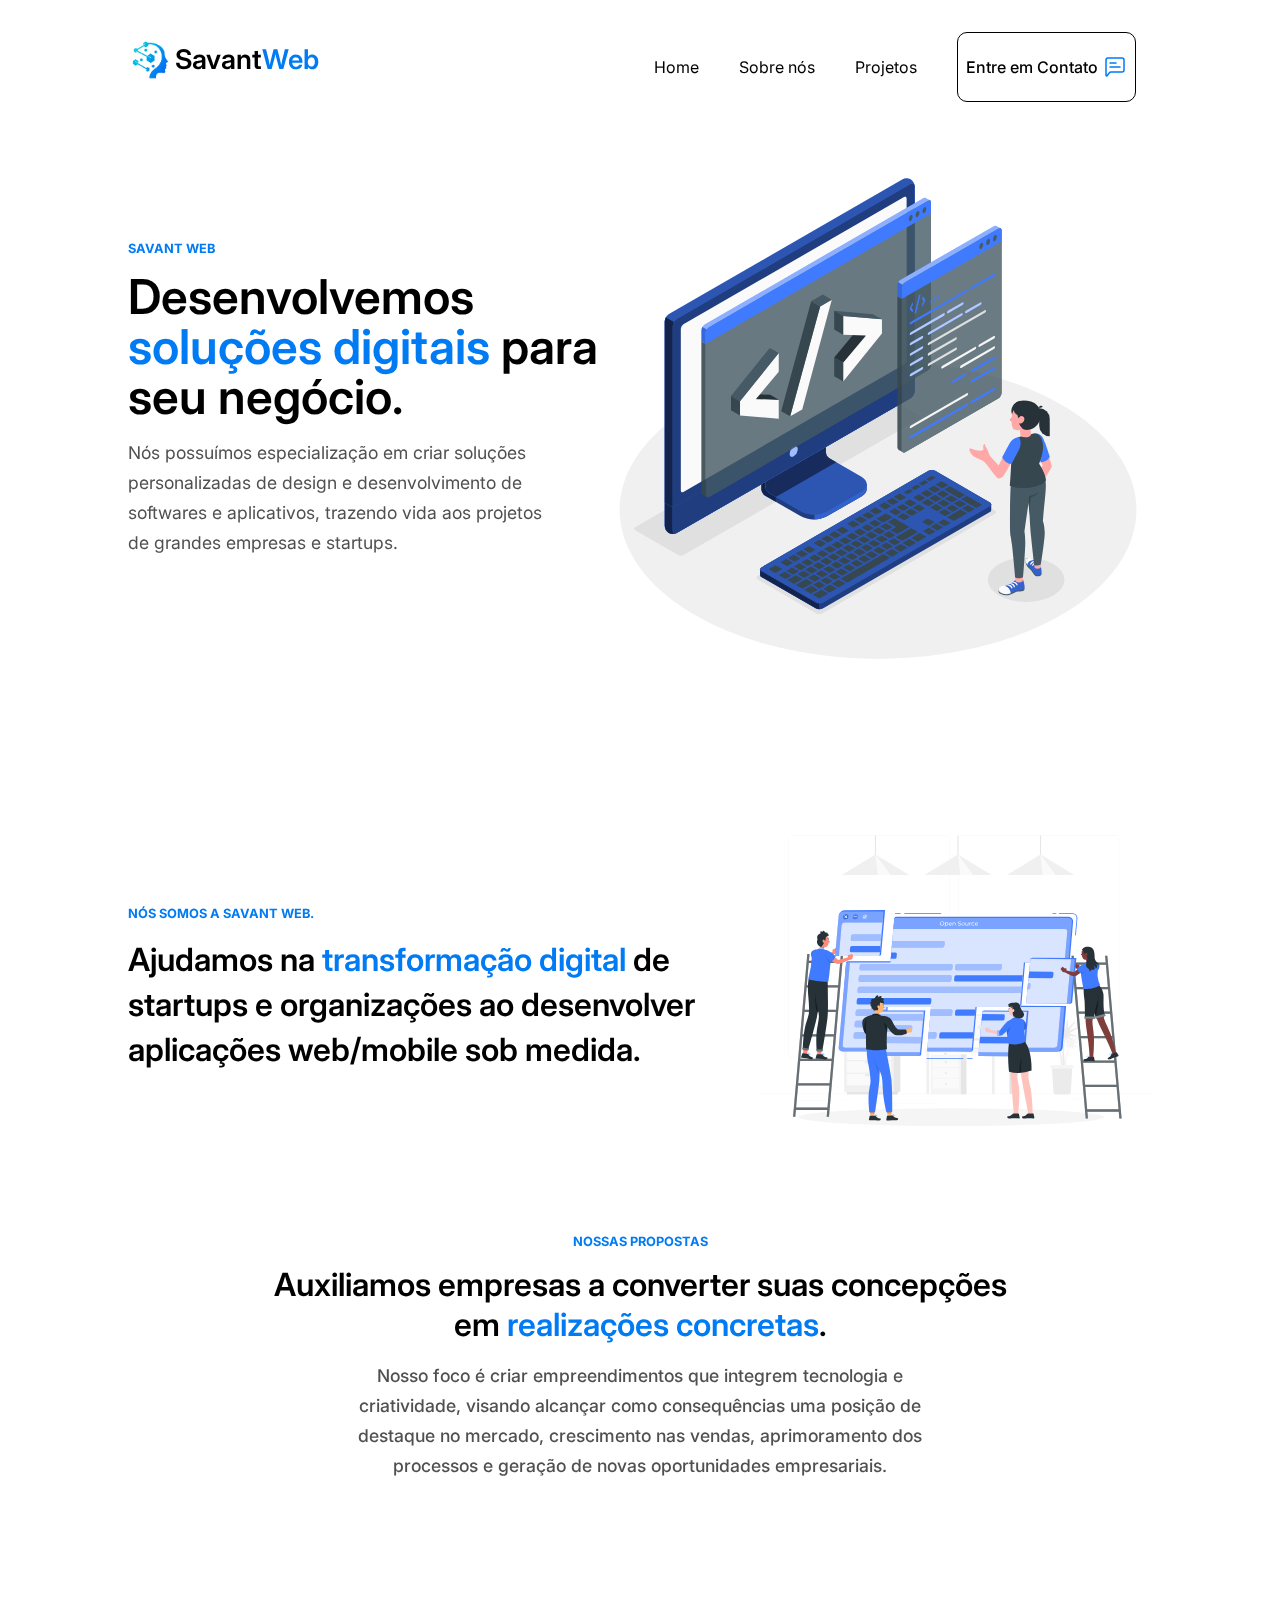
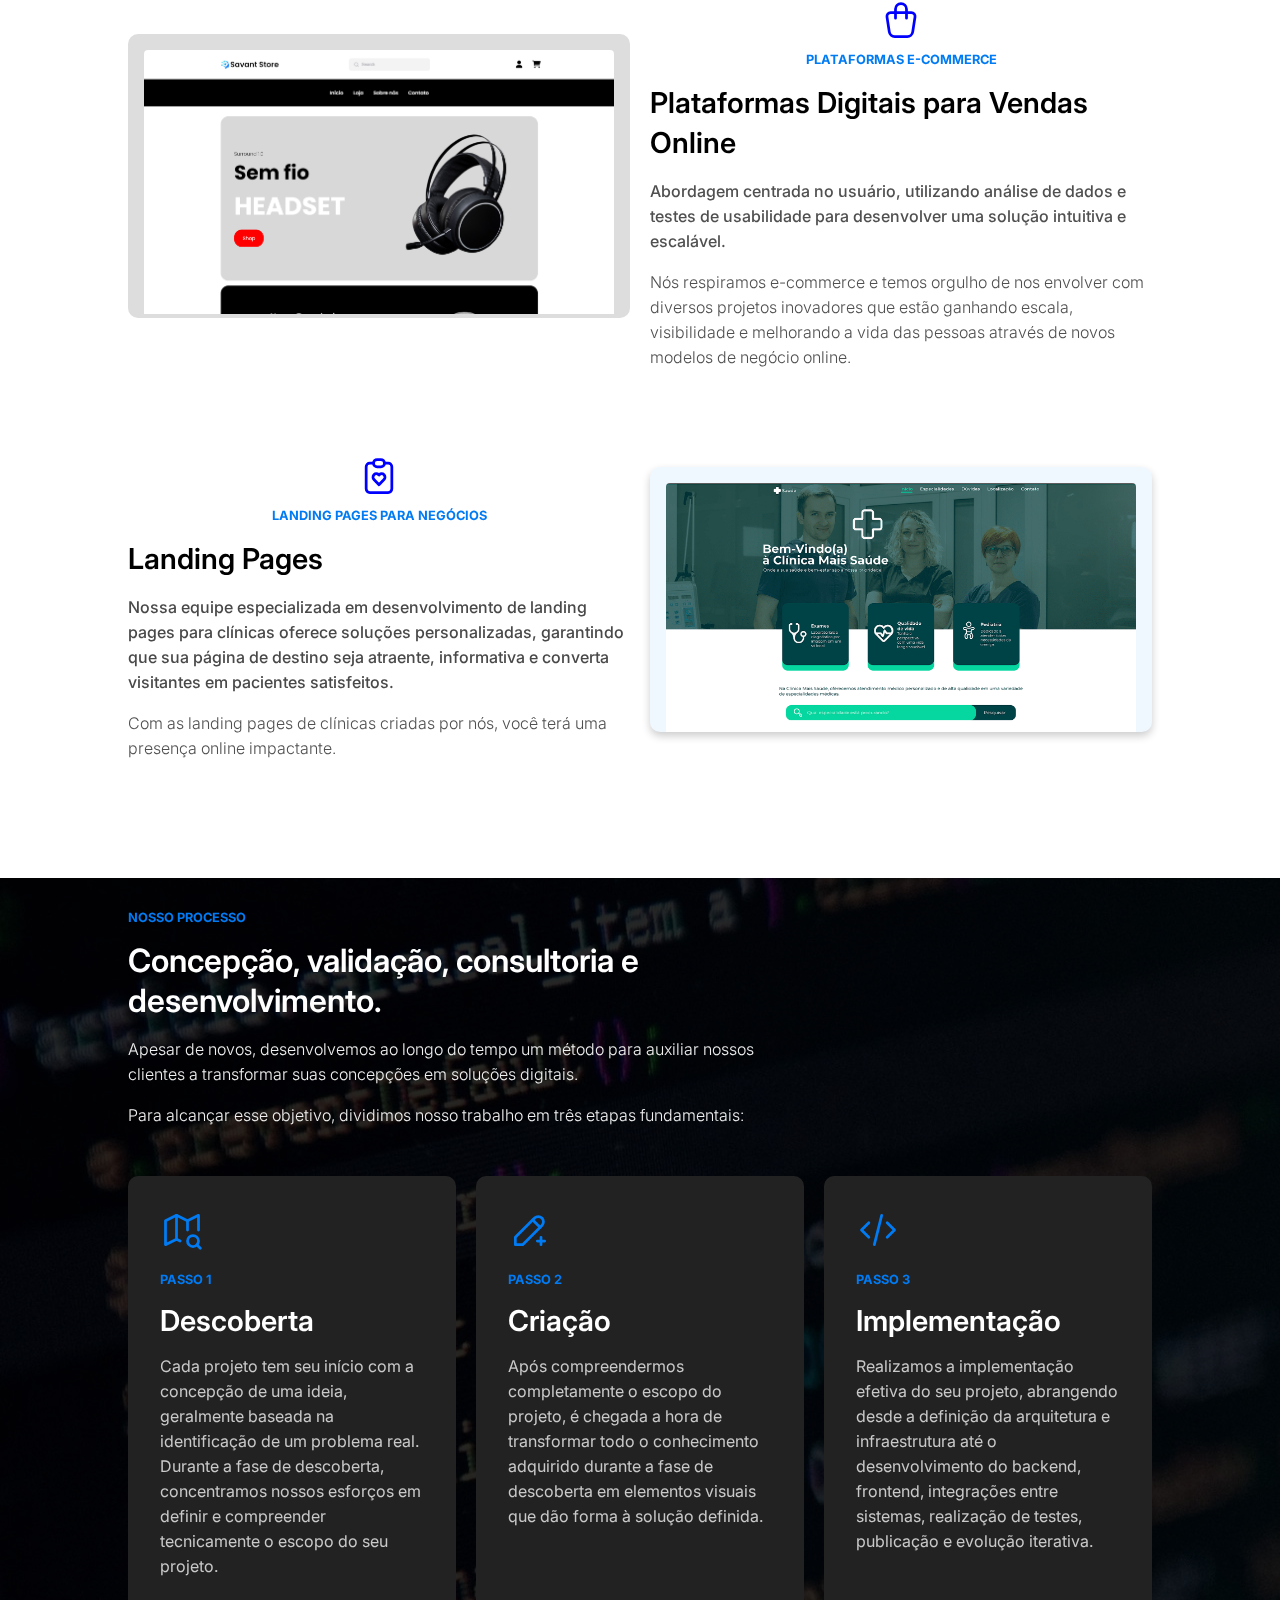
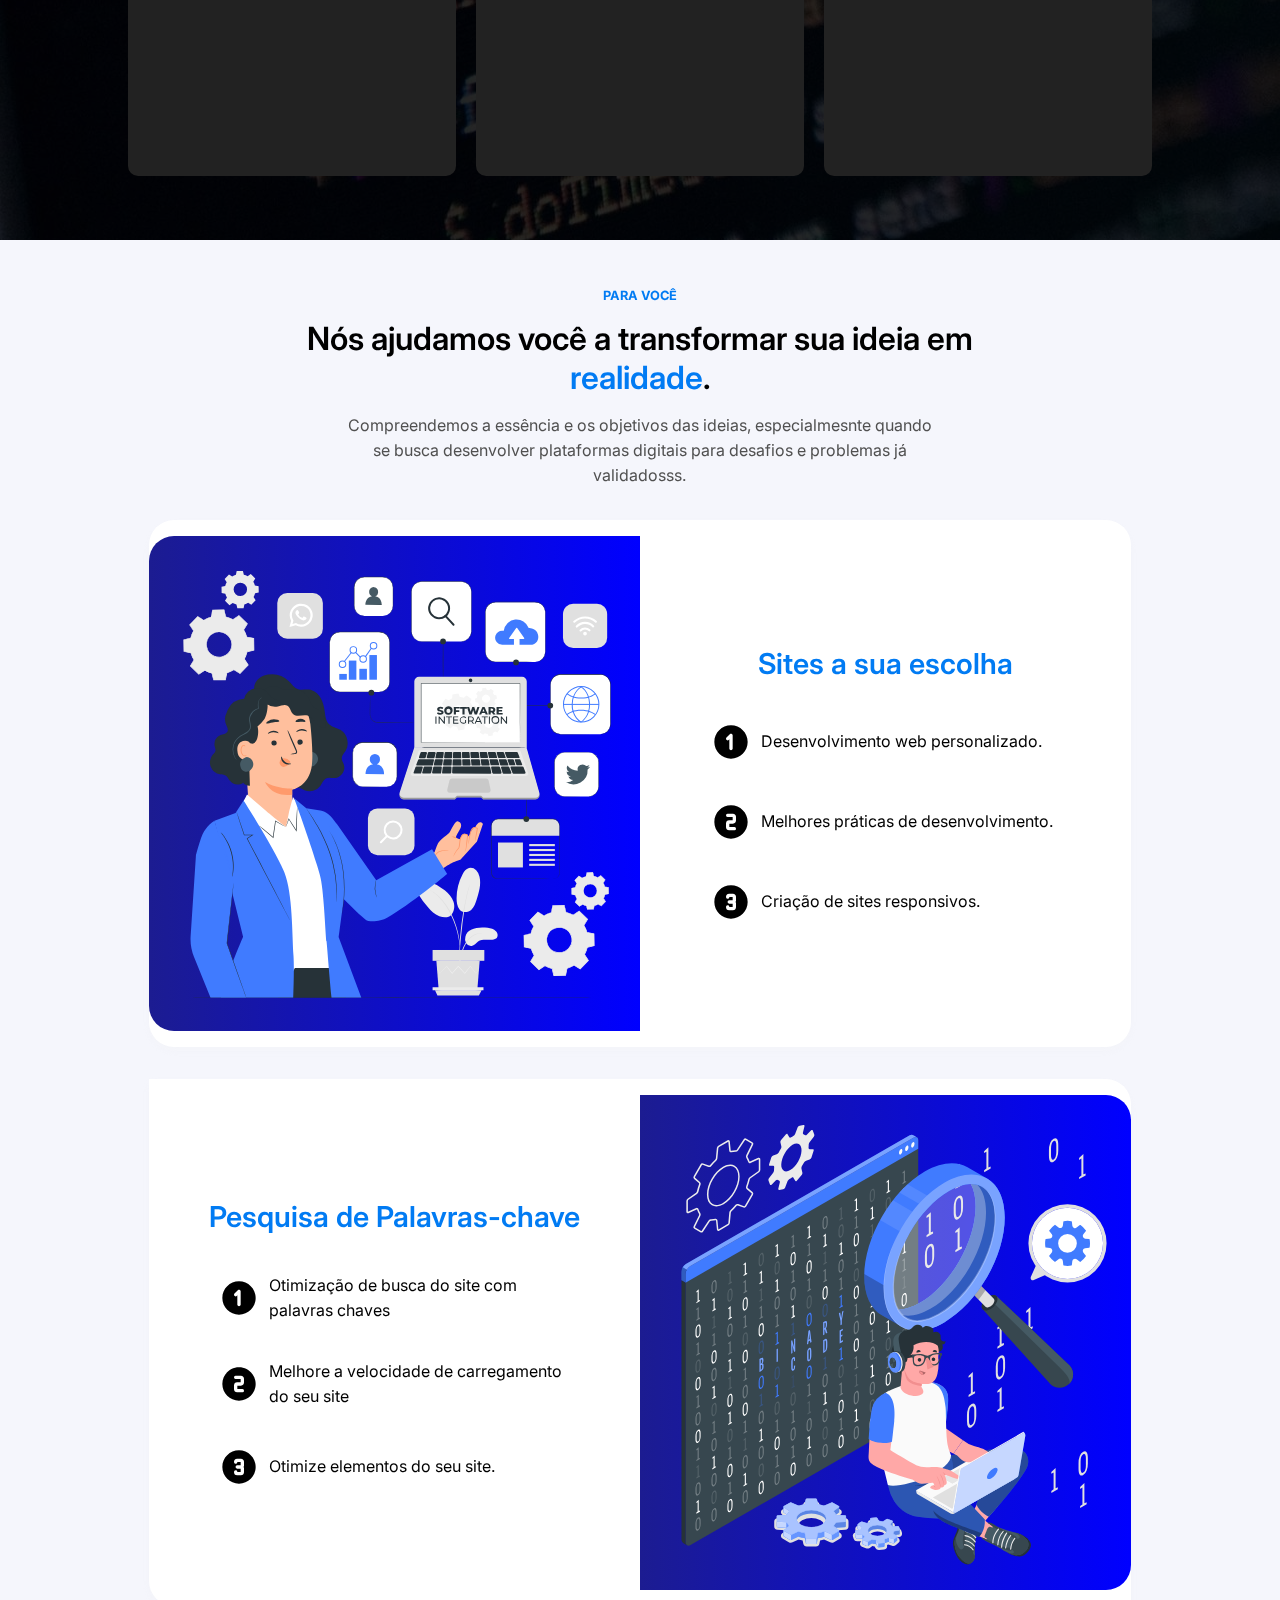
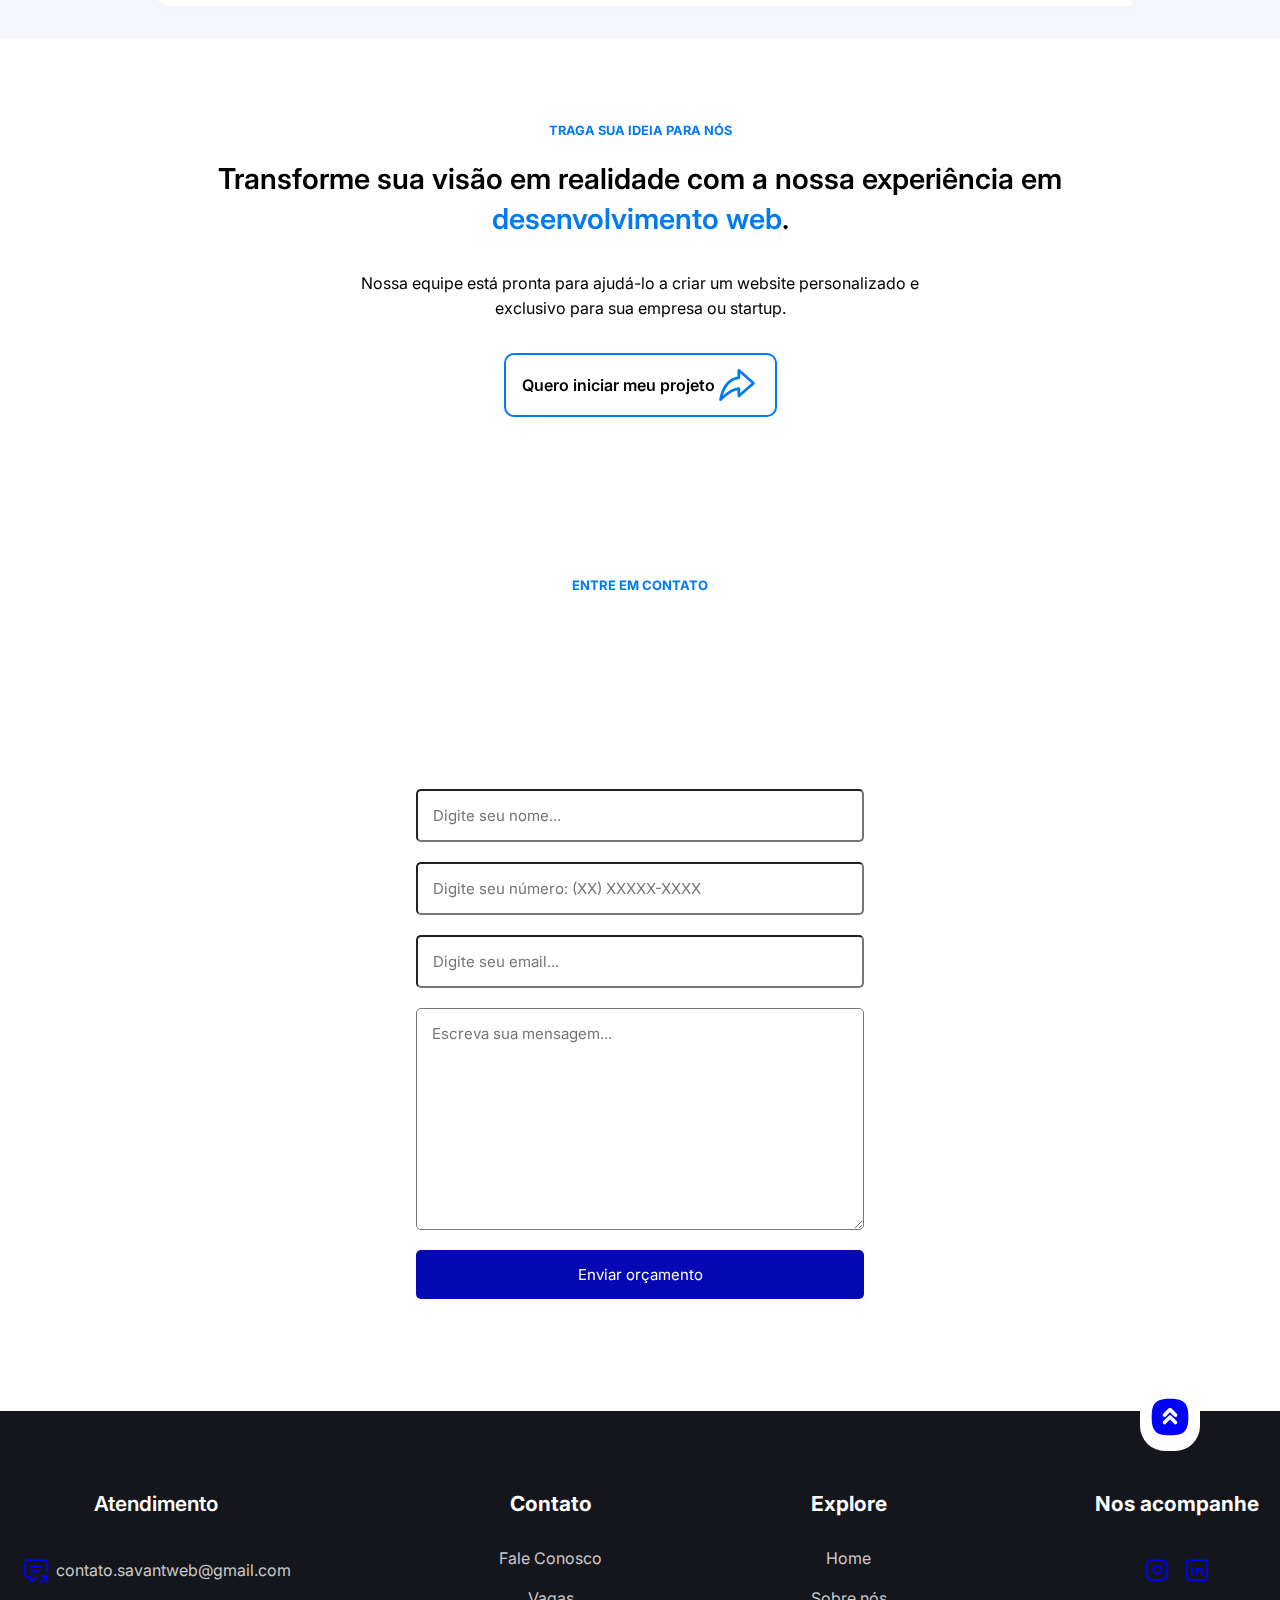
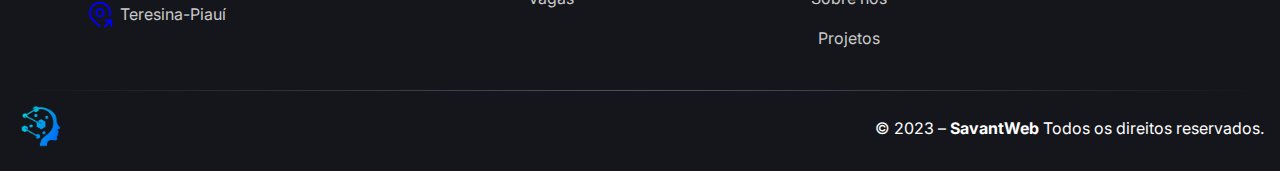
<file: index.html>
<!DOCTYPE html>
<html lang="en">

<head>
  <meta charset="UTF-8" />
  <meta name="viewport" content="width=device-width, initial-scale=1.0" />
  <link rel="stylesheet" href="./css/style.css" />
  <link rel="shortcut icon" href="./img/savantwebicon.png" type="image/x-icon" />
  <link rel="stylesheet " href="https://cdnjs.cloudflare.com/ajax/libs/font-awesome/6.4.0/css/all.min.css" />
  <link rel="preconnect" href="https://fonts.googleapis.com" />
  <link rel="preconnect" href="https://fonts.gstatic.com" crossorigin />
  <link href="https://fonts.googleapis.com/css2?family=Inter:wght@300;400;500;600&display=swap" rel="stylesheet" />
  <title>Savant Web</title>
</head>

<body>
  <style>
    svg#freepik_stories-javascript-frameworks {
      width: 80%;
    }

    svg#freepik_stories-javascript-frameworks:not(.animated) .animable {
      opacity: 0;
    }

    svg#freepik_stories-javascript-frameworks.animated #freepik--Floor--inject-5 {
      animation: 1s 1 forwards cubic-bezier(0.36, -0.01, 0.5, 1.38) slideUp,
        3s Infinite linear floating;
      animation-delay: 0s, 1s;
    }

    svg#freepik_stories-javascript-frameworks.animated #freepik--Device--inject-5 {
      animation: 1s 1 forwards cubic-bezier(0.36, -0.01, 0.5, 1.38) slideUp,
        3s Infinite linear floating;
      animation-delay: 0s, 1s;
    }

    svg#freepik_stories-javascript-frameworks.animated #freepik--Windows--inject-5 {
      animation: 1s 1 forwards cubic-bezier(0.36, -0.01, 0.5, 1.38) slideUp,
        3s Infinite linear floating;
      animation-delay: 0s, 1s;
    }

    svg#freepik_stories-javascript-frameworks.animated #freepik--Character--inject-5 {
      animation: 1s 1 forwards cubic-bezier(0.36, -0.01, 0.5, 1.38) slideUp;
      animation-delay: 0s;
    }

    @keyframes slideUp {
      0% {
        opacity: 0;
        transform: translateY(30px);
      }

      100% {
        opacity: 1;
        transform: inherit;
      }
    }

    @keyframes floating {
      0% {
        opacity: 1;
        transform: translateY(0px);
      }

      50% {
        transform: translateY(-10px);
      }

      100% {
        opacity: 1;
        transform: translateY(0px);
      }
    }

    .animator-hidden {
      display: none;
    }
  </style>
  <header id="header-index">
    <div class="logo_savant">
      <img class="img_logosavant" src="/img/SavantWeb.png" alt="" />
      <h1 class="nome_savant">
        Savant<span class="span_savantLogo">Web</span>
      </h1>
    </div>

    <div class="menu">
      <div id="btnMenu" onclick="menubar()" class="menu_button">
        <i class="fa-solid fa-bars"></i>
      </div>

      <div id="containerMenu" class="container_menu">
        <div class="linha_menu"></div>
        <a href="/index.html">Home</a>
        <div class="linha_menu"></div>
        <a href="/pages/aboutus.html">Sobre nós</a>
        <div class="linha_menu"></div>
        <a href="/src/projetos.html">Projetos</a>
        <div class="linha_menu"></div>
        <div class="button_contato_header">
          <?xml version="1.0" encoding="UTF-8"?><svg width="24px" height="24px" stroke-width="1.5" viewBox="0 0 24 24"
            fill="none" xmlns="http://www.w3.org/2000/svg" color="#017bf3">
            <path d="M7 12h10M7 8h6" stroke="#017bf3" stroke-width="1.5" stroke-linecap="round" stroke-linejoin="round">
            </path>
            <path
              d="M3 20.29V5a2 2 0 012-2h14a2 2 0 012 2v10a2 2 0 01-2 2H7.961a2 2 0 00-1.561.75l-2.331 2.914A.6.6 0 013 20.29z"
              stroke="#017bf3" stroke-width="1.5"></path>
          </svg>
          <a href="#contatoEmail">Entre em Contato</a>
        </div>
      </div>
    </div>
  </header>

  <main>
    <section class="parte1">
      <div class="container__texto__parte1">
        <h1 class="savant_web_titulo">Savant Web</h1>
        <h2 class="titulo__parte1">
          Desenvolvemos
          <span class="span__titulo__parte1">soluções digitais</span>
          para seu negócio.
        </h2>
        <p class="texto__parte1">
          Nós possuímos especialização em criar soluções personalizadas de
          design e desenvolvimento de softwares e aplicativos, trazendo vida
          aos projetos de grandes empresas e startups.
        </p>
      </div>

      <svg class="animated" id="freepik_stories-javascript-frameworks" xmlns="http://www.w3.org/2000/svg"
        viewBox="0 0 500 500" version="1.1" xmlns:xlink="http://www.w3.org/1999/xlink"
        xmlns:svgjs="http://svgjs.com/svgjs">
        <g id="freepik--Floor--inject-5" class="animable" style="transform-origin: 249.05px 344.05px">
          <ellipse id="freepik--floor--inject-5" cx="249.05" cy="344.05" rx="236.58" ry="136.59" style="
                fill: rgb(240, 240, 240);
                transform-origin: 249.05px 344.05px;
              " class="animable"></ellipse>
        </g>

        <g id="freepik--Shadows--inject-5" class="animable" style="transform-origin: 222.724px 331.404px">
          <ellipse id="freepik--Shadow--inject-5" cx="384.66" cy="408.13" rx="35.11" ry="20.27" style="
                fill: rgb(224, 224, 224);
                transform-origin: 384.66px 408.13px;
              " class="animable"></ellipse>
          <path id="freepik--shadow--inject-5"
            d="M66,385.55,26.72,362.88c-1.39-.8-1.39-2.1,0-2.9L243.14,235a5.57,5.57,0,0,1,5,0l39.27,22.67c1.38.8,1.38,2.1,0,2.9L71,385.55A5.55,5.55,0,0,1,66,385.55Z"
            style="
                fill: rgb(224, 224, 224);
                transform-origin: 157.061px 310.276px;
              " class="animable"></path>
        </g>
        <g id="freepik--Device--inject-5" class="animable" style="transform-origin: 205.437px 240.078px">
          <g id="freepik--PC--inject-5" class="animable" style="transform-origin: 168.15px 203.378px">
            <g id="freepik--Monitor--inject-5" class="animable" style="transform-origin: 168.15px 203.378px">
              <path
                d="M202.19,350.05l31.62-18.28c3.26-1.89,4.89-4.35,4.89-6.82s0-4.4,0-4.4L200.67,299a7,7,0,0,1-3.15-5.46v-39l-55.23,31.91v39a7,7,0,0,0,3.15,5.45l33.15,19.14C185.11,353.81,195.68,353.81,202.19,350.05Z"
                style="fill: #407bff; transform-origin: 190.495px 303.704px" id="el486124ixa6" class="animable"></path>
              <g id="eloxxvpbfvb3i">
                <g style="opacity: 0.5; transform-origin: 190.495px 303.704px" class="animable" id="eldynjvhiqivs">
                  <path
                    d="M202.19,350.05l31.62-18.28c3.26-1.89,4.89-4.35,4.89-6.82s0-4.4,0-4.4L200.67,299a7,7,0,0,1-3.15-5.46v-39l-55.23,31.91v39a7,7,0,0,0,3.15,5.45l33.15,19.14C185.11,353.81,195.68,353.81,202.19,350.05Z"
                    id="el7wqtc5zirjd" class="animable" style="transform-origin: 190.495px 303.704px"></path>
                </g>
              </g>
              <path
                d="M155.55,332.36v4.38l-10.12-5.83a7,7,0,0,1-3.15-5.46v-39l10.53-6.07c.21,2.67.45,5.43.67,8.12l-7.38,4.27v30.46a6.93,6.93,0,0,0,3.14,5.45Z"
                style="fill: #407bff; transform-origin: 148.915px 308.56px" id="el84ctheg4aol" class="animable"></path>
              <g id="el4nz4rdtuhc5">
                <path
                  d="M155.55,332.36v4.38l-10.12-5.83a7,7,0,0,1-3.15-5.46v-39l10.53-6.07c.21,2.67.45,5.43.67,8.12l-7.38,4.27v30.46a6.93,6.93,0,0,0,3.14,5.45Z"
                  style="opacity: 0.7; transform-origin: 148.915px 308.56px" class="animable" id="el8w5ew3gm34e"></path>
              </g>
              <path
                d="M146.1,323.26a6.94,6.94,0,0,0,3.15,5.45l29.33,16.94c6.52,3.77,17.09,3.77,23.61,0l31.64-18.28c6.52-3.76,6.52-9.86,0-13.62L204.48,296.8a6.94,6.94,0,0,1-3.15-5.45V260.89L146.1,292.8Z"
                style="fill: #407bff; transform-origin: 192.41px 304.684px" id="elgq0sh8oul49" class="animable"></path>
              <g id="elujh9uovr4f">
                <path
                  d="M146.1,323.26a6.94,6.94,0,0,0,3.15,5.45l29.33,16.94c6.52,3.77,17.09,3.77,23.61,0l31.64-18.28c6.52-3.76,6.52-9.86,0-13.62L204.48,296.8a6.94,6.94,0,0,1-3.15-5.45V260.89L146.1,292.8Z"
                  style="opacity: 0.3; transform-origin: 192.41px 304.684px" class="animable" id="elf6r38p0dr1"></path>
              </g>
              <g id="eltvxotlmayzg">
                <path
                  d="M210.89,300.51h0l-6.41-3.7a6.94,6.94,0,0,1-3.15-5.45V260.89L146.1,292.8v30.46a6.94,6.94,0,0,0,3.15,5.45l6.3,3.64Z"
                  style="
                      fill: #407bff;
                      opacity: 0.7;
                      transform-origin: 178.495px 296.62px;
                    " class="animable" id="elc84hy475amr"></path>
              </g>
              <g id="elm0cnwzsznlf">
                <path
                  d="M210.89,300.51h0l-6.41-3.7a6.94,6.94,0,0,1-3.15-5.45V260.89L146.1,292.8v30.46a6.94,6.94,0,0,0,3.15,5.45l6.3,3.64Z"
                  style="opacity: 0.6; transform-origin: 178.495px 296.62px" class="animable" id="el897rukje8bj"></path>
              </g>
              <path
                d="M238.71,320.56V325c0,2.47-1.64,4.92-4.89,6.81L202.2,350a23.63,23.63,0,0,1-11.27,2.8v-4.38a23.63,23.63,0,0,0,11.27-2.8l31.62-18.29C237.07,325.5,238.71,323,238.71,320.56Z"
                style="fill: #407bff; transform-origin: 214.82px 336.68px" id="elzxacs11ins" class="animable"></path>
              <g id="elovw9pzrrgoh">
                <path
                  d="M238.71,320.56V325c0,2.47-1.64,4.92-4.89,6.81L202.2,350a23.63,23.63,0,0,1-11.27,2.8v-4.38a23.63,23.63,0,0,0,11.27-2.8l31.62-18.29C237.07,325.5,238.71,323,238.71,320.56Z"
                  style="opacity: 0.2; transform-origin: 214.82px 336.68px" class="animable" id="el2nqzuxnffen"></path>
              </g>
              <path
                d="M57.42,365.32a8.45,8.45,0,0,0,7.63-.14L278.63,241.87a8.72,8.72,0,0,0,3.93-6.82V48.11a8.41,8.41,0,0,0-3.69-6.67,8.4,8.4,0,0,0-7.62.14L57.67,164.89a8.68,8.68,0,0,0-3.93,6.81v187A8.47,8.47,0,0,0,57.42,365.32Z"
                style="fill: #407bff; transform-origin: 168.15px 203.378px" id="elkm4ecqiu7ya" class="animable"></path>
              <g id="el2vsgyg668ly">
                <path
                  d="M57.42,365.32a8.45,8.45,0,0,0,7.63-.14L278.63,241.87a8.72,8.72,0,0,0,3.93-6.82V48.11a8.41,8.41,0,0,0-3.69-6.67,8.4,8.4,0,0,0-7.62.14L57.67,164.89a8.68,8.68,0,0,0-3.93,6.81v187A8.47,8.47,0,0,0,57.42,365.32Z"
                  style="opacity: 0.3; transform-origin: 168.15px 203.378px" class="animable" id="elo17olxgrnvq"></path>
              </g>
              <path
                d="M65.05,365.17,278.63,241.86a8.69,8.69,0,0,0,3.94-6.81V48.1c0-2.51-1.77-3.52-3.94-2.27L65.05,169.14A8.72,8.72,0,0,0,61.12,176V362.9C61.12,365.41,62.88,366.43,65.05,365.17Z"
                style="fill: #407bff; transform-origin: 171.845px 205.502px" id="ely8cl1vl5pj8" class="animable"></path>
              <path
                d="M65.05,365.17,278.63,241.86a8.69,8.69,0,0,0,3.94-6.81V48.1c0-2.51-1.77-3.52-3.94-2.27L65.05,169.14A8.72,8.72,0,0,0,61.12,176V362.9C61.12,365.41,62.88,366.43,65.05,365.17Z"
                style="fill: #407bff; transform-origin: 171.845px 205.502px" id="el1staiuownsk" class="animable"></path>
              <g id="elyfhpeqiytz">
                <path
                  d="M65.05,365.17,278.63,241.86a8.69,8.69,0,0,0,3.94-6.81V48.1c0-2.51-1.77-3.52-3.94-2.27L65.05,169.14A8.72,8.72,0,0,0,61.12,176V362.9C61.12,365.41,62.88,366.43,65.05,365.17Z"
                  style="opacity: 0.5; transform-origin: 171.845px 205.502px" class="animable" id="elx8uxck3574a">
                </path>
              </g>
              <path
                d="M64.47,365.47a8.48,8.48,0,0,1-7-.15,8.43,8.43,0,0,1-3.69-6.68v-21l7.38,4.27v21C61.11,365.2,62.56,366.23,64.47,365.47Z"
                style="fill: #407bff; transform-origin: 59.125px 351.897px" id="el1qbo3t0nev1" class="animable"></path>
              <g id="elbmwa0y7unog">
                <path
                  d="M64.47,365.47a8.48,8.48,0,0,1-7-.15,8.43,8.43,0,0,1-3.69-6.68v-21l7.38,4.27v21C61.11,365.2,62.56,366.23,64.47,365.47Z"
                  style="opacity: 0.7; transform-origin: 59.125px 351.897px" class="animable" id="elxm0hudpgbja"></path>
              </g>
              <path d="M61.12,341.88v21c0,2.51,1.76,3.53,3.93,2.27L278.63,241.86a8.69,8.69,0,0,0,3.94-6.81V214Z"
                style="fill: #407bff; transform-origin: 171.845px 289.845px" id="elrtttismb0y" class="animable"></path>
              <g id="elr3k0v7itap9">
                <g style="opacity: 0.5; transform-origin: 171.845px 289.845px" class="animable" id="eleequce46t8v">
                  <path d="M61.12,341.88v21c0,2.51,1.76,3.53,3.93,2.27L278.63,241.86a8.69,8.69,0,0,0,3.94-6.81V214Z"
                    id="eln7dgtclp4bm" class="animable" style="transform-origin: 171.845px 289.845px"></path>
                </g>
              </g>
              <path
                d="M68.5,326.37v-148a5.19,5.19,0,0,1,2.36-4.09l202-116.61c1.3-.75,2.36-.14,2.36,1.37V207a5.22,5.22,0,0,1-2.36,4.09l-202,116.6C69.55,328.48,68.5,327.87,68.5,326.37Z"
                style="
                    fill: rgb(250, 250, 250);
                    transform-origin: 171.86px 192.693px;
                  " id="el9p43c2ne7f" class="animable"></path>
              <path
                d="M171.84,286.48a8.14,8.14,0,0,0-3.69,6.39c0,2.35,1.65,3.31,3.69,2.13a8.16,8.16,0,0,0,3.69-6.39C175.53,286.25,173.88,285.3,171.84,286.48Z"
                style="fill: #407bff; transform-origin: 171.84px 290.739px" id="elpg75wf3dpp" class="animable"></path>
              <g id="elzpbb6vp7qfk">
                <path
                  d="M171.84,286.48a8.14,8.14,0,0,0-3.69,6.39c0,2.35,1.65,3.31,3.69,2.13a8.16,8.16,0,0,0,3.69-6.39C175.53,286.25,173.88,285.3,171.84,286.48Z"
                  style="
                      fill: rgb(255, 255, 255);
                      opacity: 0.5;
                      transform-origin: 171.84px 290.739px;
                    " class="animable" id="elu3xzpfq7wgb"></path>
              </g>
              <path d="M62.27,172.06A8.39,8.39,0,0,0,61.11,176V341.88l-7.38-4.27V171.7a8.27,8.27,0,0,1,1.16-3.89Z"
                style="fill: #407bff; transform-origin: 58px 254.845px" id="elk69f5hg9lic" class="animable"></path>
              <g id="el539aqp10svh">
                <path d="M62.27,172.06A8.39,8.39,0,0,0,61.11,176V341.88l-7.38-4.27V171.7a8.27,8.27,0,0,1,1.16-3.89Z"
                  style="opacity: 0.7; transform-origin: 58px 254.845px" class="animable" id="el0yzzwi901mge"></path>
              </g>
            </g>
          </g>
          <g id="freepik--Keyboard--inject-5" class="animable" style="transform-origin: 247.402px 373.59px">
            <path id="freepik--shadow--inject-5"
              d="M138.9,407.94l53.36,30.9a6.6,6.6,0,0,0,6,0L355.9,348c1.66-1,1.66-2.5,0-3.46l-53.37-30.9a6.6,6.6,0,0,0-6,0L138.9,404.49C137.25,405.44,137.24,407,138.9,407.94Z"
              style="
                  fill: rgb(224, 224, 224);
                  transform-origin: 247.402px 376.24px;
                " class="animable"></path>
            <g id="freepik--keyboard--inject-5" class="animable" style="transform-origin: 246.889px 371.393px">
              <path
                d="M352.67,339a2.11,2.11,0,0,0-1.24-1.73L301.3,308.34a6.6,6.6,0,0,0-6,0l-153,88.46a2.12,2.12,0,0,0-1.23,1.73v5.26a2.08,2.08,0,0,0,1.24,1.72l50.11,28.94a6.63,6.63,0,0,0,6,0l153-88.33a2.1,2.1,0,0,0,1.24-1.72Z"
                style="fill: #407bff; transform-origin: 246.87px 371.393px" id="elo3821n7k6ih" class="animable"></path>
              <g id="elhus9kdjw4t">
                <path
                  d="M352.67,339a2.11,2.11,0,0,0-1.24-1.73L301.3,308.34a6.6,6.6,0,0,0-6,0l-153,88.46a2.12,2.12,0,0,0-1.23,1.73v5.26a2.08,2.08,0,0,0,1.24,1.72l50.11,28.94a6.63,6.63,0,0,0,6,0l153-88.33a2.1,2.1,0,0,0,1.24-1.72Z"
                  style="opacity: 0.5; transform-origin: 246.87px 371.393px" class="animable" id="elnfwwnym7zo"></path>
              </g>
              <path
                d="M192.45,429.07l-50.11-28.81c-1.65-.95-1.66-2.49,0-3.45l153-88.46a6.6,6.6,0,0,1,6,0l50.13,28.94c1.65,1,1.65,2.5,0,3.46l-153,88.33A6.63,6.63,0,0,1,192.45,429.07Z"
                style="fill: #407bff; transform-origin: 246.903px 368.713px" id="el43bmi3pw607" class="animable"></path>
              <g id="elua6pwbruz1k">
                <path
                  d="M192.45,429.07l-50.11-28.81c-1.65-.95-1.66-2.49,0-3.45l153-88.46a6.6,6.6,0,0,1,6,0l50.13,28.94c1.65,1,1.65,2.5,0,3.46l-153,88.33A6.63,6.63,0,0,1,192.45,429.07Z"
                  style="opacity: 0.3; transform-origin: 246.903px 368.713px" class="animable" id="elkifbezdc5m9">
                </path>
              </g>
              <path
                d="M195.25,429.78v5.38a6.37,6.37,0,0,1-2.81-.69l-50.09-28.94a2.11,2.11,0,0,1-1.25-1.73v-5.27a2.14,2.14,0,0,0,1.25,1.73l50.09,28.82A6.12,6.12,0,0,0,195.25,429.78Z"
                style="fill: #407bff; transform-origin: 168.175px 416.845px" id="elisjfs2z1js" class="animable"></path>
              <g id="elspy3h27624l">
                <path
                  d="M195.25,429.78v5.38a6.37,6.37,0,0,1-2.81-.69l-50.09-28.94a2.11,2.11,0,0,1-1.25-1.73v-5.27a2.14,2.14,0,0,0,1.25,1.73l50.09,28.82A6.12,6.12,0,0,0,195.25,429.78Z"
                  style="opacity: 0.7; transform-origin: 168.175px 416.845px" class="animable" id="elgdj36ofid4"></path>
              </g>
              <path d="M259.24,345.6l5.71,3.3a.78.78,0,0,0,.37.09l5.26-2.93-6.14-3.46Z" style="
                    fill: rgb(55, 71, 79);
                    transform-origin: 264.91px 345.795px;
                  " id="elu6q885ejbec" class="animable"></path>
              <path d="M266.11,341.64l5.74,3.31a.71.71,0,0,0,.34.07h.21l5.05-2.92-6.14-3.45Z" style="
                    fill: rgb(55, 71, 79);
                    transform-origin: 271.78px 341.835px;
                  " id="elkwshvyp0ie" class="animable"></path>
              <path d="M247.67,352.29l5.73,3.31a.74.74,0,0,0,.34.07l8.52-4.81-6.14-3.45Z" style="
                    fill: rgb(55, 71, 79);
                    transform-origin: 254.965px 351.54px;
                  " id="elzmzl4owvwq" class="animable"></path>
              <path d="M240.8,356.26l5.72,3.3a.78.78,0,0,0,.35.08l5.27-2.93L246,353.26Z" style="
                    fill: rgb(55, 71, 79);
                    transform-origin: 246.47px 356.45px;
                  " id="elr4n2bd107f" class="animable"></path>
              <path d="M209.4,408.18l5.27-2.93-6.14-3.45-5.2,3,5.73,3.32A.94.94,0,0,0,209.4,408.18Z" style="
                    fill: rgb(55, 71, 79);
                    transform-origin: 209px 404.99px;
                  " id="elxxtrc7163b8" class="animable"></path>
              <path d="M233.92,360.22l5.71,3.3a.71.71,0,0,0,.37.09l5.26-2.93-6.14-3.46Z" style="
                    fill: rgb(55, 71, 79);
                    transform-origin: 239.59px 360.415px;
                  " id="elw2jyetqdewp" class="animable"></path>
              <path d="M272.21,347.09l-5.2,3,5.72,3.3a.67.67,0,0,0,.35.08l5.27-2.93Z" style="
                    fill: rgb(55, 71, 79);
                    transform-origin: 272.68px 350.28px;
                  " id="el0gpj8p9fqym" class="animable"></path>
              <path d="M253,374l5.27-2.93-6.15-3.45-5.2,3,5.73,3.31A.75.75,0,0,0,253,374Z" style="
                    fill: rgb(55, 71, 79);
                    transform-origin: 252.595px 370.81px;
                  " id="elzzpuluwetrh" class="animable"></path>
              <path d="M280,349.51l5.26-2.93-6.14-3.46-5.2,3,5.74,3.31A.71.71,0,0,0,280,349.51Z" style="
                    fill: rgb(55, 71, 79);
                    transform-origin: 279.59px 346.315px;
                  " id="elx03khu69myk" class="animable"></path>
              <path d="M246.13,378l5.26-2.93-6.14-3.46-5.2,3,5.71,3.3A.71.71,0,0,0,246.13,378Z" style="
                    fill: rgb(55, 71, 79);
                    transform-origin: 245.72px 374.805px;
                  " id="eljrfog1n1ytj" class="animable"></path>
              <path d="M239.26,382l5.26-2.93-6.14-3.46-5.2,3,5.73,3.31A.78.78,0,0,0,239.26,382Z" style="
                    fill: rgb(55, 71, 79);
                    transform-origin: 238.85px 378.805px;
                  " id="el9zrg3mrq1kh" class="animable"></path>
              <path
                d="M266.74,366.1l11.05-6.27-13.9-7.94L258,355.31l7.27,4.19a.36.36,0,0,1,.21.3.32.32,0,0,1-.18.27l-4.59,2.65,5.7,3.29A.73.73,0,0,0,266.74,366.1Z"
                style="
                    fill: rgb(55, 71, 79);
                    transform-origin: 267.895px 358.995px;
                  " id="elxh4llk4wp0d" class="animable"></path>
              <path d="M220.18,368.16l5.73,3.31a.71.71,0,0,0,.34.07l5.27-2.93-6.15-3.45Z" style="
                    fill: rgb(55, 71, 79);
                    transform-origin: 225.85px 368.35px;
                  " id="elmp98m3jije" class="animable"></path>
              <path d="M259.87,370.07l5.27-2.93L259,363.69l-5.2,3,5.69,3.28A.74.74,0,0,0,259.87,370.07Z" style="
                    fill: rgb(55, 71, 79);
                    transform-origin: 259.47px 366.88px;
                  " id="elln1o4dv5sds" class="animable"></path>
              <path d="M181.57,406.31l5.27-2.93-6.15-3.46-5.2,3,5.71,3.29A.78.78,0,0,0,181.57,406.31Z" style="
                    fill: rgb(55, 71, 79);
                    transform-origin: 181.165px 403.115px;
                  " id="eluveiqwddq6j" class="animable"></path>
              <path d="M165.2,399.9l5.74,3.32a.84.84,0,0,0,.33.07l.21,0,5.06-2.92-6.15-3.45Z" style="
                    fill: rgb(55, 71, 79);
                    transform-origin: 170.87px 400.105px;
                  " id="elkhb3b5cazn" class="animable"></path>
              <path d="M191.15,409.75h.21l5-2.92-6.14-3.45-5.2,3,5.74,3.31A.86.86,0,0,0,191.15,409.75Z" style="
                    fill: rgb(55, 71, 79);
                    transform-origin: 190.69px 406.566px;
                  " id="el3qak5vrv2dy" class="animable"></path>
              <path d="M195.66,416.11l5.27-2.93-6.15-3.45-5.2,3,5.71,3.29A.67.67,0,0,0,195.66,416.11Z" style="
                    fill: rgb(55, 71, 79);
                    transform-origin: 195.255px 412.92px;
                  " id="elke4a3pb5i3j" class="animable"></path>
              <path d="M172.07,395.93l5.73,3.32a.94.94,0,0,0,.34.07l5.27-2.93-6.15-3.45Z" style="
                    fill: rgb(55, 71, 79);
                    transform-origin: 177.74px 396.13px;
                  " id="elc9lagj224kh" class="animable"></path>
              <path d="M202.53,412.15l5.26-2.94-6.14-3.45-5.19,3,5.73,3.31A.74.74,0,0,0,202.53,412.15Z" style="
                    fill: rgb(55, 71, 79);
                    transform-origin: 202.125px 408.955px;
                  " id="elpvwzi963lj9" class="animable"></path>
              <path d="M192.69,384l5.72,3.31a.78.78,0,0,0,.35.07l5.27-2.92L197.88,381Z" style="
                    fill: rgb(55, 71, 79);
                    transform-origin: 198.36px 384.19px;
                  " id="elkh8ujvdp1kf" class="animable"></path>
              <path d="M199.56,380.06l5.71,3.3a.71.71,0,0,0,.36.09l5.27-2.93-6.14-3.46Z" style="
                    fill: rgb(55, 71, 79);
                    transform-origin: 205.23px 380.255px;
                  " id="el4bgoos4sgyb" class="animable"></path>
              <path d="M206.43,376.09l5.7,3.3a.76.76,0,0,0,.37.09l5.27-2.93-6.14-3.45Z" style="
                    fill: rgb(55, 71, 79);
                    transform-origin: 212.1px 376.29px;
                  " id="elw2k5qive2l" class="animable"></path>
              <path d="M185.81,388l5.71,3.29a.73.73,0,0,0,.36.1l5.28-2.94L191,385Z" style="
                    fill: rgb(55, 71, 79);
                    transform-origin: 191.485px 388.195px;
                  " id="elz394qi5srv9" class="animable"></path>
              <path d="M213.31,372.13l5.73,3.31a.82.82,0,0,0,.34.07l5.27-2.93-6.15-3.45Z" style="
                    fill: rgb(55, 71, 79);
                    transform-origin: 218.98px 372.32px;
                  " id="elvdbxbskli" class="animable"></path>
              <path d="M178.94,392l5.73,3.3a.78.78,0,0,0,.35.08l5.26-2.93L184.14,389Z" style="
                    fill: rgb(55, 71, 79);
                    transform-origin: 184.61px 392.19px;
                  " id="elty9nq3b3l4" class="animable"></path>
              <path d="M227.05,364.19l5.74,3.32a.84.84,0,0,0,.33.07l5.27-2.93-6.14-3.46Z" style="
                    fill: rgb(55, 71, 79);
                    transform-origin: 232.72px 364.385px;
                  " id="els1r9cmfkpx" class="animable"></path>
              <path d="M244.22,363.25l5.71,3.29a.73.73,0,0,0,.37.09h.21l5.05-2.92-6.14-3.45Z" style="
                    fill: rgb(55, 71, 79);
                    transform-origin: 249.89px 363.445px;
                  " id="elkeb5goksm5b" class="animable"></path>
              <path d="M281.31,332.87l5.71,3.29a.75.75,0,0,0,.36.09l5.27-2.93-6.15-3.45Z" style="
                    fill: rgb(55, 71, 79);
                    transform-origin: 286.98px 333.06px;
                  " id="elb0s5t1ielfc" class="animable"></path>
              <path d="M288.18,328.9l5.71,3.29a.71.71,0,0,0,.36.09l5.27-2.93-6.14-3.45Z" style="
                    fill: rgb(55, 71, 79);
                    transform-origin: 293.85px 329.09px;
                  " id="el7i7ir6hyjio" class="animable"></path>
              <path d="M237.35,367.21l5.71,3.3a.75.75,0,0,0,.36.09l5.27-2.93-6.14-3.46Z" style="
                    fill: rgb(55, 71, 79);
                    transform-origin: 243.02px 367.405px;
                  " id="elqzkmj29snq" class="animable"></path>
              <path d="M295.05,324.93l5.71,3.3a.77.77,0,0,0,.36.09l5.27-2.94-6.14-3.45Z" style="
                    fill: rgb(55, 71, 79);
                    transform-origin: 300.72px 325.125px;
                  " id="el4o266xkjcw6" class="animable"></path>
              <path d="M257.17,362.66h.21l5.05-2.92-6.14-3.45-5.2,3,5.71,3.29A.76.76,0,0,0,257.17,362.66Z" style="
                    fill: rgb(55, 71, 79);
                    transform-origin: 256.76px 359.475px;
                  " id="elk0ga49jn8b" class="animable"></path>
              <path d="M289.07,337.35l5.7,3.29a.82.82,0,0,0,.38.1l5.26-2.93-6.14-3.46Z" style="
                    fill: rgb(55, 71, 79);
                    transform-origin: 294.74px 337.545px;
                  " id="eldvj653lak87" class="animable"></path>
              <path d="M302.82,329.41l5.7,3.29a.73.73,0,0,0,.37.1l5.27-2.93L308,326.42Z" style="
                    fill: rgb(55, 71, 79);
                    transform-origin: 308.49px 329.61px;
                  " id="ely33b3k693h9" class="animable"></path>
              <path d="M302,336.77l5.27-2.93-6.15-3.46-5.2,3,5.73,3.31A.78.78,0,0,0,302,336.77Z" style="
                    fill: rgb(55, 71, 79);
                    transform-origin: 301.595px 333.575px;
                  " id="ely3yb7l0t1i" class="animable"></path>
              <path d="M323.21,333.25a.83.83,0,0,0,.32.07l.22,0,5.05-2.91-13.91-7.94-5.2,3Z" style="
                    fill: rgb(55, 71, 79);
                    transform-origin: 319.245px 327.895px;
                  " id="elhortvxlbq5q" class="animable"></path>
              <path d="M230.47,371.18l5.72,3.3a.7.7,0,0,0,.36.09l.21,0,5.06-2.91-6.15-3.46Z" style="
                    fill: rgb(55, 71, 79);
                    transform-origin: 236.145px 371.385px;
                  " id="elvbm64r95lgh" class="animable"></path>
              <path d="M309.79,341.25H310l5.05-2.92-6.14-3.45-5.2,3,5.71,3.29A.76.76,0,0,0,309.79,341.25Z" style="
                    fill: rgb(55, 71, 79);
                    transform-origin: 309.38px 338.065px;
                  " id="elrz5r9ukcqxd" class="animable"></path>
              <path d="M316.66,337.28l5.27-2.93-6.15-3.45-5.2,3,5.7,3.29A.79.79,0,0,0,316.66,337.28Z" style="
                    fill: rgb(55, 71, 79);
                    transform-origin: 316.255px 334.09px;
                  " id="eloyjtrp1k16j" class="animable"></path>
              <path d="M196.11,391l5.71,3.29a.76.76,0,0,0,.37.1l5.26-2.93L201.31,388Z" style="
                    fill: rgb(55, 71, 79);
                    transform-origin: 201.78px 391.195px;
                  " id="el0q6cr39fvagb" class="animable"></path>
              <path d="M182.37,399l5.7,3.29a.73.73,0,0,0,.37.09h.21l5.06-2.92L187.56,396Z" style="
                    fill: rgb(55, 71, 79);
                    transform-origin: 188.04px 399.19px;
                  " id="el0vyag0r1go7e" class="animable"></path>
              <path d="M204.89,401.82l5.27-2.93L204,395.43l-5.19,3,5.74,3.31A.68.68,0,0,0,204.89,401.82Z" style="
                    fill: rgb(55, 71, 79);
                    transform-origin: 204.485px 398.625px;
                  " id="el4phbyneopq9" class="animable"></path>
              <path d="M198,405.78l5.27-2.93-6.15-3.45-5.2,3,5.74,3.31A.71.71,0,0,0,198,405.78Z" style="
                    fill: rgb(55, 71, 79);
                    transform-origin: 197.595px 402.59px;
                  " id="elb6h16rxlpai" class="animable"></path>
              <path d="M211.76,397.85l.22,0,5.05-2.91-6.14-3.46-5.2,3,5.7,3.29A.73.73,0,0,0,211.76,397.85Z" style="
                    fill: rgb(55, 71, 79);
                    transform-origin: 211.36px 394.665px;
                  " id="elekam6mkxsk" class="animable"></path>
              <path d="M223.6,375.15l5.72,3.3a.77.77,0,0,0,.36.08h.21l5.05-2.92-6.14-3.45Z" style="
                    fill: rgb(55, 71, 79);
                    transform-origin: 229.27px 375.345px;
                  " id="el625t3f3vqaw" class="animable"></path>
              <path d="M225.51,389.91l5.27-2.93-6.15-3.45-5.2,3,5.71,3.29A.78.78,0,0,0,225.51,389.91Z" style="
                    fill: rgb(55, 71, 79);
                    transform-origin: 225.105px 386.72px;
                  " id="el5ahc44ctqkj" class="animable"></path>
              <path d="M218.64,393.88,223.9,391l-6.14-3.45-5.2,3,5.74,3.32A.89.89,0,0,0,218.64,393.88Z" style="
                    fill: rgb(55, 71, 79);
                    transform-origin: 218.23px 390.721px;
                  " id="el76s5ptt9o9s" class="animable"></path>
              <path d="M209.86,383.09l5.7,3.29a.73.73,0,0,0,.37.09l5.27-2.93-6.14-3.45Z" style="
                    fill: rgb(55, 71, 79);
                    transform-origin: 215.53px 383.28px;
                  " id="eljm25uxppqwd" class="animable"></path>
              <path d="M189.24,395l5.7,3.29a.77.77,0,0,0,.38.09l5.26-2.93L194.44,392Z" style="
                    fill: rgb(55, 71, 79);
                    transform-origin: 194.91px 395.19px;
                  " id="elb4c738usuer" class="animable"></path>
              <path d="M216.73,379.12l5.71,3.29a.73.73,0,0,0,.37.09l5.26-2.93-6.14-3.45Z" style="
                    fill: rgb(55, 71, 79);
                    transform-origin: 222.4px 379.31px;
                  " id="el60kby14rpf9" class="animable"></path>
              <path d="M203,387.05l5.7,3.3a.73.73,0,0,0,.37.09l.21,0,5.06-2.91-6.15-3.46Z" style="
                    fill: rgb(55, 71, 79);
                    transform-origin: 208.67px 387.255px;
                  " id="elc6mp75u1jk6" class="animable"></path>
              <path d="M232.38,385.94l5.27-2.93-6.15-3.45-5.19,3,5.72,3.3A.67.67,0,0,0,232.38,385.94Z" style="
                    fill: rgb(55, 71, 79);
                    transform-origin: 231.98px 382.75px;
                  " id="elwt2fpsvalrd" class="animable"></path>
              <path d="M273,337.67l5.73,3.31a.77.77,0,0,0,.34.07l5.27-2.93-6.15-3.45Z" style="
                    fill: rgb(55, 71, 79);
                    transform-origin: 278.67px 337.86px;
                  " id="el1qcx3berxq6h" class="animable"></path>
              <path d="M163.52,400.87l-5.2,3,5.74,3.31a.71.71,0,0,0,.34.07h.21l5.06-2.92Z" style="
                    fill: rgb(55, 71, 79);
                    transform-origin: 163.995px 404.06px;
                  " id="elk5fza9ctkgj" class="animable"></path>
              <path d="M173.82,403.89l-7.73,4.46,5.74,3.32a.84.84,0,0,0,.33.07h.22l7.58-4.38Z" style="
                    fill: rgb(55, 71, 79);
                    transform-origin: 173.025px 407.815px;
                  " id="elf0hqmwpewcu" class="animable"></path>
              <path d="M155.18,394.8l-6.29,3.63,5.72,3.29a.7.7,0,0,0,.36.09l6.35-3.55Z" style="
                    fill: rgb(55, 71, 79);
                    transform-origin: 155.105px 398.305px;
                  " id="elxsis8owz7f" class="animable"></path>
              <path d="M187.91,413.7l-6.28,3.63,5.7,3.29a.78.78,0,0,0,.37.09l6.35-3.56Z" style="
                    fill: rgb(55, 71, 79);
                    transform-origin: 187.84px 417.205px;
                  " id="elxsodj9b8wto" class="animable"></path>
              <path d="M183.39,407.34l-9.53,5.5,5.73,3.31a.77.77,0,0,0,.34.07h.21l9.4-5.42Z" style="
                    fill: rgb(55, 71, 79);
                    transform-origin: 181.7px 411.78px;
                  " id="elmaf0n18wxq" class="animable"></path>
              <path d="M165.92,395.49l5.26-2.93L165,389.11l-5.2,3,5.71,3.3A.73.73,0,0,0,165.92,395.49Z" style="
                    fill: rgb(55, 71, 79);
                    transform-origin: 165.49px 392.302px;
                  " id="elmas1mrvz4l8" class="animable"></path>
              <path d="M189.39,421.81l5.71,3.3a.83.83,0,0,0,.36.08l7.8-4.39-6.14-3.45Z" style="
                    fill: rgb(55, 71, 79);
                    transform-origin: 196.325px 421.27px;
                  " id="eluqh4qkcedi9" class="animable"></path>
              <path d="M172.79,391.52l5.27-2.93-6.15-3.45-5.19,3,5.73,3.31A.77.77,0,0,0,172.79,391.52Z" style="
                    fill: rgb(55, 71, 79);
                    transform-origin: 172.39px 388.33px;
                  " id="elnie6rxgb0v" class="animable"></path>
              <path d="M203.27,373.93l.21,0,5.06-2.92-6.15-3.45-5.19,3,5.71,3.3A.71.71,0,0,0,203.27,373.93Z" style="
                    fill: rgb(55, 71, 79);
                    transform-origin: 202.87px 370.746px;
                  " id="elw6178zus7ad" class="animable"></path>
              <path d="M210.14,370l5.27-2.93-6.14-3.46-5.2,3,5.72,3.3A.69.69,0,0,0,210.14,370Z" style="
                    fill: rgb(55, 71, 79);
                    transform-origin: 209.74px 366.805px;
                  " id="elj4d8ykwlg5f" class="animable"></path>
              <path d="M196.4,377.89h.21l5-2.92-6.14-3.45-5.2,3L196,377.8A.76.76,0,0,0,196.4,377.89Z" style="
                    fill: rgb(55, 71, 79);
                    transform-origin: 195.94px 374.706px;
                  " id="elcynvzggock" class="animable"></path>
              <path d="M186.53,383.59l.22,0,5.05-2.91-6.14-3.46-5.2,3,5.72,3.3A.65.65,0,0,0,186.53,383.59Z" style="
                    fill: rgb(55, 71, 79);
                    transform-origin: 186.13px 380.406px;
                  " id="elauybzhw7z7m" class="animable"></path>
              <path d="M179.66,387.56l5.27-2.93-6.14-3.46-5.2,3,5.73,3.31A.71.71,0,0,0,179.66,387.56Z" style="
                    fill: rgb(55, 71, 79);
                    transform-origin: 179.26px 384.365px;
                  " id="elwe137nobpwr" class="animable"></path>
              <path d="M326.13,342.87l5.74,3.32a.84.84,0,0,0,.33.06h.21l5-2.92-6.14-3.45Z" style="
                    fill: rgb(55, 71, 79);
                    transform-origin: 331.77px 343.065px;
                  " id="elb0fj1xzrj8w" class="animable"></path>
              <path d="M290.31,363.54l5.7,3.29a.68.68,0,0,0,.37.1l5.27-2.93-6.14-3.46Z" style="
                    fill: rgb(55, 71, 79);
                    transform-origin: 295.98px 363.735px;
                  " id="elwhsse2yw8aq" class="animable"></path>
              <path d="M312.38,350.81l5.71,3.29a.75.75,0,0,0,.36.09h.21l11.93-6.89-6.14-3.45Z" style="
                    fill: rgb(55, 71, 79);
                    transform-origin: 321.485px 349.02px;
                  " id="el5tq529diklg" class="animable"></path>
              <path d="M297.18,359.58l5.7,3.28a.71.71,0,0,0,.38.1l5.27-2.93-6.15-3.45Z" style="
                    fill: rgb(55, 71, 79);
                    transform-origin: 302.855px 359.77px;
                  " id="ela7wmvuo7gft" class="animable"></path>
              <path d="M304.06,355.61l5.68,3.27a.65.65,0,0,0,.39.11l5.27-2.93-6.15-3.45Z" style="
                    fill: rgb(55, 71, 79);
                    transform-origin: 309.73px 355.8px;
                  " id="elfrfm1q0kth" class="animable"></path>
              <path d="M217,366h.22l5.05-2.92-6.14-3.46-5.2,3,5.7,3.29A.76.76,0,0,0,217,366Z" style="
                    fill: rgb(55, 71, 79);
                    transform-origin: 216.6px 362.81px;
                  " id="el1iykz616l48" class="animable"></path>
              <path d="M330.43,331.41l-5.2,3,13.51,7.8a.84.84,0,0,0,.33.07l.21,0,5.05-2.92Z" style="
                    fill: rgb(55, 71, 79);
                    transform-origin: 334.78px 336.845px;
                  " id="elp74jqa4t2gi" class="animable"></path>
              <path d="M206.76,411.79l5.7,3.29a.78.78,0,0,0,.37.09l6.35-3.56L213,408.16Z" style="
                    fill: rgb(55, 71, 79);
                    transform-origin: 212.97px 411.665px;
                  " id="elc1dvvkh3vr6" class="animable"></path>
              <path d="M214.71,407.19l5.7,3.29a.77.77,0,0,0,.38.1l.21,0L260.06,388l-6.15-3.46Z" style="
                    fill: rgb(55, 71, 79);
                    transform-origin: 237.385px 397.56px;
                  " id="elpe897w0kzkj" class="animable"></path>
              <path d="M216.27,404.21l5.27-2.93-6.14-3.45-5.2,3,5.73,3.3A.77.77,0,0,0,216.27,404.21Z" style="
                    fill: rgb(55, 71, 79);
                    transform-origin: 215.87px 401.02px;
                  " id="elr1o32d6kgpk" class="animable"></path>
              <path d="M198.8,416.38l5.7,3.29a.79.79,0,0,0,.37.1l6.35-3.56-6.14-3.46Z" style="
                    fill: rgb(55, 71, 79);
                    transform-origin: 205.01px 416.26px;
                  " id="elmwp5ni8qtfd" class="animable"></path>
              <path d="M255.59,383.59l5.71,3.3a.82.82,0,0,0,.36.09l.22,0,6.13-3.54L261.87,380Z" style="
                    fill: rgb(55, 71, 79);
                    transform-origin: 261.8px 383.49px;
                  " id="el1bcnarl16em" class="animable"></path>
              <path d="M271.5,374.4l5.73,3.31a.73.73,0,0,0,.35.08l.21,0,6.14-3.54-6.14-3.46Z" style="
                    fill: rgb(55, 71, 79);
                    transform-origin: 277.715px 374.29px;
                  " id="elyb2azwbi9dj" class="animable"></path>
              <path d="M263.54,379l5.74,3.31a.77.77,0,0,0,.34.07l6.35-3.56-6.14-3.45Z" style="
                    fill: rgb(55, 71, 79);
                    transform-origin: 269.755px 378.875px;
                  " id="elefon5qs6oxd" class="animable"></path>
              <path d="M279.46,369.81l5.71,3.29a.73.73,0,0,0,.37.09h.21l7.58-4.38-6.14-3.45Z" style="
                    fill: rgb(55, 71, 79);
                    transform-origin: 286.395px 369.275px;
                  " id="ell5zj7yk0uhg" class="animable"></path>
              <path d="M286.83,345.54l.21,0,5.06-2.91L286,339.15l-5.2,3,5.73,3.31A.75.75,0,0,0,286.83,345.54Z" style="
                    fill: rgb(55, 71, 79);
                    transform-origin: 286.45px 342.345px;
                  " id="elvlh1384jxvt" class="animable"></path>
              <path d="M295.49,358.48l.21,0,5.06-2.92-6.14-3.45-5.2,3,5.72,3.31A.75.75,0,0,0,295.49,358.48Z" style="
                    fill: rgb(55, 71, 79);
                    transform-origin: 295.09px 355.296px;
                  " id="elk9g5mw3zpr" class="animable"></path>
              <path d="M271.26,372.47l14.31-8.16-6.15-3.45-14.24,8.22,5.74,3.31A.69.69,0,0,0,271.26,372.47Z" style="
                    fill: rgb(55, 71, 79);
                    transform-origin: 275.375px 366.665px;
                  " id="elxhfxjxeqpib" class="animable"></path>
              <path d="M310.68,349.7h.22l5.05-2.92-6.14-3.45-5.2,3,5.73,3.31A.77.77,0,0,0,310.68,349.7Z" style="
                    fill: rgb(55, 71, 79);
                    transform-origin: 310.28px 346.516px;
                  " id="eleqp3jwpa0wc" class="animable"></path>
              <path d="M317.56,345.74l.21,0,5.05-2.91-6.14-3.46-5.2,3,5.72,3.31A.79.79,0,0,0,317.56,345.74Z" style="
                    fill: rgb(55, 71, 79);
                    transform-origin: 317.15px 342.556px;
                  " id="el4vq3l9ksv1g" class="animable"></path>
              <path d="M264.38,376.44l5.27-2.93-6.14-3.46-5.2,3,5.71,3.3A.8.8,0,0,0,264.38,376.44Z" style="
                    fill: rgb(55, 71, 79);
                    transform-origin: 263.98px 373.245px;
                  " id="el6i3gnvuplhj" class="animable"></path>
              <path d="M302.92,345.22h.21l5.05-2.92L302,338.84l-5.2,3,5.7,3.28A.68.68,0,0,0,302.92,345.22Z" style="
                    fill: rgb(55, 71, 79);
                    transform-origin: 302.49px 342.031px;
                  " id="elzcnth97gtjm" class="animable"></path>
              <path d="M230,396.27l5.27-2.93-6.15-3.45-5.19,3,5.73,3.31A.71.71,0,0,0,230,396.27Z" style="
                    fill: rgb(55, 71, 79);
                    transform-origin: 229.6px 393.08px;
                  " id="elqbyxresuvpn" class="animable"></path>
              <path d="M257.51,380.4l5.27-2.93L256.63,374l-5.19,3,5.74,3.32A.91.91,0,0,0,257.51,380.4Z" style="
                    fill: rgb(55, 71, 79);
                    transform-origin: 257.11px 377.2px;
                  " id="elyy89xn9nox" class="animable"></path>
              <path d="M223.15,400.24h.21l5-2.92-6.14-3.45-5.2,3,5.74,3.31A.71.71,0,0,0,223.15,400.24Z" style="
                    fill: rgb(55, 71, 79);
                    transform-origin: 222.69px 397.058px;
                  " id="eli7dfj2d66fc" class="animable"></path>
              <path d="M236.89,392.31l5.27-2.93L236,385.92l-5.2,3,5.75,3.32A.72.72,0,0,0,236.89,392.31Z" style="
                    fill: rgb(55, 71, 79);
                    transform-origin: 236.48px 389.115px;
                  " id="elp6lo5x1evfr" class="animable"></path>
              <path d="M243.77,388.34H244l5.05-2.92L242.89,382l-5.2,3,5.71,3.3A.71.71,0,0,0,243.77,388.34Z" style="
                    fill: rgb(55, 71, 79);
                    transform-origin: 243.37px 385.174px;
                  " id="el9tgiyd92l9c" class="animable"></path>
              <path d="M250.64,384.37h.21l5.06-2.92L249.76,378l-5.2,3,5.74,3.31A.86.86,0,0,0,250.64,384.37Z" style="
                    fill: rgb(55, 71, 79);
                    transform-origin: 250.235px 381.185px;
                  " id="el3dx0lgsxb47" class="animable"></path>
              <path d="M233.75,356.33,239,353.4l-6.15-3.46-5.2,3,5.71,3.29A.66.66,0,0,0,233.75,356.33Z" style="
                    fill: rgb(55, 71, 79);
                    transform-origin: 233.325px 353.136px;
                  " id="el05hh39jg0hr6" class="animable"></path>
              <path d="M324.43,341.77l.21,0,5.06-2.91-6.15-3.46-5.2,3,5.74,3.32A.86.86,0,0,0,324.43,341.77Z" style="
                    fill: rgb(55, 71, 79);
                    transform-origin: 324.025px 338.586px;
                  " id="el2jd65sa3ipg" class="animable"></path>
              <path d="M247.5,348.39l5.26-2.93L246.62,342l-5.2,3,5.7,3.29A.77.77,0,0,0,247.5,348.39Z" style="
                    fill: rgb(55, 71, 79);
                    transform-origin: 247.09px 345.195px;
                  " id="eluz6k1zr9m3a" class="animable"></path>
              <path d="M262.76,339.58l5.27-2.93-6.15-3.46-5.19,3,5.71,3.3A.7.7,0,0,0,262.76,339.58Z" style="
                    fill: rgb(55, 71, 79);
                    transform-origin: 262.36px 336.385px;
                  " id="el66c6s0bup9o" class="animable"></path>
              <path d="M255.89,343.55l5.26-2.93L255,337.16l-5.2,3,5.71,3.3A.76.76,0,0,0,255.89,343.55Z" style="
                    fill: rgb(55, 71, 79);
                    transform-origin: 255.475px 340.355px;
                  " id="el1c0rzrs08q1" class="animable"></path>
              <path d="M226.88,360.3l5.27-2.94L226,353.91l-5.19,3,5.71,3.3A.82.82,0,0,0,226.88,360.3Z" style="
                    fill: rgb(55, 71, 79);
                    transform-origin: 226.48px 357.105px;
                  " id="elfsdbgti9kvf" class="animable"></path>
              <path d="M240.62,352.36h.22l5-2.92L239.75,346l-5.2,3,5.7,3.29A.76.76,0,0,0,240.62,352.36Z" style="
                    fill: rgb(55, 71, 79);
                    transform-origin: 240.195px 349.181px;
                  " id="el7yza4z07vkx" class="animable"></path>
              <path d="M269.63,335.61l5.27-2.93-6.14-3.45-5.2,3,5.71,3.29A.7.7,0,0,0,269.63,335.61Z" style="
                    fill: rgb(55, 71, 79);
                    transform-origin: 269.23px 332.42px;
                  " id="el786d05fvwov" class="animable"></path>
              <path d="M296.58,317.75l5.26-2.93L298.5,313l-5.2,3,2.92,1.65A.83.83,0,0,0,296.58,317.75Z" style="
                    fill: rgb(55, 71, 79);
                    transform-origin: 297.57px 315.375px;
                  " id="elz1syekwqqt" class="animable"></path>
              <path d="M308,324.35l5.27-2.93L307.12,318l-5.2,3,5.71,3.3A.78.78,0,0,0,308,324.35Z" style="
                    fill: rgb(55, 71, 79);
                    transform-origin: 307.595px 321.177px;
                  " id="el5tn1ewtgknh" class="animable"></path>
              <path d="M276,329.66l.21,0,5.05-2.92-3.34-1.8-5.2,3,2.91,1.65A.89.89,0,0,0,276,329.66Z" style="
                    fill: rgb(55, 71, 79);
                    transform-origin: 276.99px 327.3px;
                  " id="elklsbjjjp6a" class="animable"></path>
              <path d="M282.83,325.69l.21,0,5-2.91L284.76,321l-5.2,3,2.93,1.65A.77.77,0,0,0,282.83,325.69Z" style="
                    fill: rgb(55, 71, 79);
                    transform-origin: 283.8px 323.347px;
                  " id="elsolngxo1h3" class="animable"></path>
              <path d="M289.7,321.72l5.27-2.93L291.63,317l-5.2,3,2.94,1.66A.84.84,0,0,0,289.7,321.72Z" style="
                    fill: rgb(55, 71, 79);
                    transform-origin: 290.7px 319.36px;
                  " id="ello6lyw2pirb" class="animable"></path>
            </g>
          </g>
        </g>
        <g id="freepik--Windows--inject-5" class="animable" style="transform-origin: 224.725px 195.467px">
          <g id="elpe3ixx2syt">
            <g style="opacity: 0.8; transform-origin: 194.39px 196.58px" class="animable" id="elui82jx4qfp">
              <path
                d="M297.52,62.76V211.21a6.81,6.81,0,0,1-3.08,5.34L94.35,332.29a2,2,0,0,1-1,.3,1.74,1.74,0,0,1-.39,0,1.14,1.14,0,0,1-.26-.09l-.17-.1-.18-.12a1.22,1.22,0,0,1-.17-.15,2.52,2.52,0,0,1-.57-.81,3.88,3.88,0,0,1-.32-1.56V182a6.85,6.85,0,0,1,3.09-5.35L294.44,61a2.25,2.25,0,0,1,2.07-.26,1.82,1.82,0,0,1,.27.15l0,0a.8.8,0,0,1,.2.21.48.48,0,0,1,.09.11.54.54,0,0,1,.1.16,1.38,1.38,0,0,1,.18.39,1.15,1.15,0,0,1,.07.28.07.07,0,0,1,0,.06,1.26,1.26,0,0,1,.05.28C297.51,62.49,297.52,62.62,297.52,62.76Z"
                style="
                    fill: rgb(69, 90, 100);
                    transform-origin: 194.405px 196.599px;
                  " id="elwrqalna98oq" class="animable"></path>
              <path
                d="M295.81,61.56a.8.8,0,0,1,.3.06l0,0h0l.06,0,.08.11h0l.08.11s0,0,0,.05v0l.09.29v0l0,0v0a.56.56,0,0,0,0,.07c0,.1,0,.2,0,.31V211.21a5.81,5.81,0,0,1-2.58,4.48L93.85,331.43a1,1,0,0,1-.52.16h0l-.21,0-.07,0-.13-.09h0v0l0-.05a1.31,1.31,0,0,1-.33-.47,2.8,2.8,0,0,1-.24-1.16V182a5.79,5.79,0,0,1,2.59-4.48L294.93,61.84a1.94,1.94,0,0,1,.88-.28m0-1a2.78,2.78,0,0,0-1.37.41L94.35,176.66A6.85,6.85,0,0,0,91.26,182v147.7a3.88,3.88,0,0,0,.32,1.56,2.52,2.52,0,0,0,.57.81,1.22,1.22,0,0,0,.17.15l.18.12.17.1a1.14,1.14,0,0,0,.26.09,1.74,1.74,0,0,0,.39,0h.05a2,2,0,0,0,1-.3L294.44,216.55a6.81,6.81,0,0,0,3.08-5.34V62.76c0-.14,0-.27,0-.39a1.26,1.26,0,0,0-.05-.28.07.07,0,0,0,0-.06,1.15,1.15,0,0,0-.07-.28,1.38,1.38,0,0,0-.18-.39.54.54,0,0,0-.1-.16.48.48,0,0,0-.09-.11.8.8,0,0,0-.2-.21l0,0a1.82,1.82,0,0,0-.27-.15,1.63,1.63,0,0,0-.7-.15Z"
                style="
                    fill: rgb(69, 90, 100);
                    transform-origin: 194.39px 196.55px;
                  " id="elrsyt9dyes0k" class="animable"></path>
              <g id="elt8unylewhts">
                <g style="opacity: 0.7; transform-origin: 194.405px 196.599px" class="animable" id="elr78d9a2iik">
                  <path
                    d="M297.52,62.76V211.21a6.81,6.81,0,0,1-3.08,5.34L94.35,332.29a2,2,0,0,1-1,.3,1.74,1.74,0,0,1-.39,0,1.14,1.14,0,0,1-.26-.09l-.17-.1-.18-.12a1.22,1.22,0,0,1-.17-.15,2.52,2.52,0,0,1-.57-.81,3.88,3.88,0,0,1-.32-1.56V182a6.85,6.85,0,0,1,3.09-5.35L294.44,61a2.25,2.25,0,0,1,2.07-.26,1.82,1.82,0,0,1,.27.15l0,0a.8.8,0,0,1,.2.21.48.48,0,0,1,.09.11.54.54,0,0,1,.1.16,1.38,1.38,0,0,1,.18.39,1.15,1.15,0,0,1,.07.28.07.07,0,0,1,0,.06,1.26,1.26,0,0,1,.05.28C297.51,62.49,297.52,62.62,297.52,62.76Z"
                    style="
                        fill: rgb(69, 90, 100);
                        transform-origin: 194.405px 196.599px;
                      " id="el54swgbejovl" class="animable"></path>
                </g>
              </g>
            </g>
          </g>
          <path
            d="M296.51,60.71a2.25,2.25,0,0,0-2.07.26L94.35,176.66A6.85,6.85,0,0,0,91.26,182v10.08l-3.94-2.31v-10a6.81,6.81,0,0,1,3.08-5.33L290.5,58.75a2.13,2.13,0,0,1,2.24-.18C293.29,58.9,295.85,60.37,296.51,60.71Z"
            style="fill: #407bff; transform-origin: 191.915px 125.207px" id="elfgux4gx125c" class="animable"></path>
          <path d="M297.52,62.73c0-1.94-1.39-2.73-3.08-1.75L94.34,176.67A6.81,6.81,0,0,0,91.26,182v10.08L297.52,72.85Z"
            style="fill: #407bff; transform-origin: 194.39px 126.319px" id="elddaexjkd70c" class="animable"></path>
          <g id="elmulnj6ne7uh">
            <g style="opacity: 0.4; transform-origin: 192.38px 118.666px" class="animable" id="eljjyrbjvii4">
              <path
                d="M294.44,61,94.35,176.67A6.2,6.2,0,0,0,92.18,179l-3.92-2.26a6.22,6.22,0,0,1,2.14-2.26L290.5,58.75a2.16,2.16,0,0,1,2.24-.19c.55.34,3.11,1.8,3.76,2.15A2.18,2.18,0,0,0,294.44,61Z"
                style="
                    fill: rgb(255, 255, 255);
                    transform-origin: 192.38px 118.666px;
                  " id="el1nn1dbnzp9n" class="animable"></path>
            </g>
          </g>
          <g id="elox1wv7wlr9n">
            <path d="M87.32,189.79v-10a6.34,6.34,0,0,1,.94-3.08l3.93,2.25a6.18,6.18,0,0,0-.93,3.07v10.08Z"
              style="opacity: 0.15; transform-origin: 89.755px 184.41px" class="animable" id="elwc8njgdwzdo"></path>
          </g>
          <path
            d="M279,74.21a4.61,4.61,0,0,0-1.74,3.69c0,1.48.78,2.23,1.74,1.68a4.61,4.61,0,0,0,1.74-3.69C280.69,74.41,279.91,73.66,279,74.21Z"
            style="fill: rgb(69, 90, 100); transform-origin: 279px 76.895px" id="el1fun4p2yrmyh" class="animable">
          </path>
          <path
            d="M285.22,70.59a4.58,4.58,0,0,0-1.74,3.68c0,1.48.78,2.23,1.74,1.68A4.61,4.61,0,0,0,287,72.26C287,70.78,286.18,70,285.22,70.59Z"
            style="
                fill: rgb(69, 90, 100);
                transform-origin: 285.24px 73.2612px;
              " id="elng4234ehzh" class="animable"></path>
          <path
            d="M291.49,67a4.58,4.58,0,0,0-1.74,3.69c0,1.48.78,2.23,1.74,1.67a4.58,4.58,0,0,0,1.74-3.69C293.23,67.15,292.45,66.4,291.49,67Z"
            style="
                fill: rgb(69, 90, 100);
                transform-origin: 291.49px 69.6694px;
              " id="elsg5fb6drluf" class="animable"></path>
          <g id="elcqadj9y9tyg">
            <path
              d="M92.39,332.3l-.38-.22c-.28-.17-.61-.35-1-.53v0l-.52-.29,0,0-.81-.46c-.26-.16-.49-.29-.68-.39s-.32-.18-.38-.21a1.65,1.65,0,0,1-.53-.43,2.31,2.31,0,0,1-.41-.62,3.75,3.75,0,0,1-.36-1.63V189.78l3.94,2.31V329.71a4.63,4.63,0,0,0,.32,1.56,2.52,2.52,0,0,0,.57.81.5.5,0,0,0,.17.15Z"
              style="
                  fill: rgb(55, 71, 79);
                  opacity: 0.9;
                  transform-origin: 89.855px 261.04px;
                " class="animable" id="elma104uu34bt"></path>
          </g>
          <path d="M158.15,243.47s-7.28-4.71-8.22-4.74l-20.7-.65,8.23,4.38v.36Z" style="
                fill: rgb(38, 50, 56);
                transform-origin: 143.69px 240.775px;
              " id="elxkrcdk4m8te" class="animable"></path>
          <path d="M122.67,257.66v-13l35.48-44.11v17.2l-20.69,24.67v.36l20.69.65v17.2Z" style="
                fill: rgb(250, 250, 250);
                transform-origin: 140.41px 230.59px;
              " id="el4j3yxsvfvp2" class="animable"></path>
          <polygon points="158.15 200.59 149.93 195.85 114.44 239.96 122.67 244.7 158.15 200.59" style="
                fill: rgb(69, 90, 100);
                transform-origin: 136.295px 220.275px;
              " id="elbz8ra5tvpsr" class="animable"></polygon>
          <polygon points="114.44 239.96 114.44 252.92 122.67 257.66 122.67 244.7 114.44 239.96" style="
                fill: rgb(55, 71, 79);
                transform-origin: 118.555px 248.81px;
              " id="el21i7xxiw5ev" class="animable"></polygon>
          <path d="M179.63,252.15l-11,6.36,27.46-100.65,10.62-6.13Z" style="
                fill: rgb(250, 250, 250);
                transform-origin: 187.67px 205.12px;
              " id="elnt8pg07c7es" class="animable"></path>
          <polygon points="206.7 151.73 198.47 146.99 187.85 153.12 196.07 157.86 206.7 151.73" style="
                fill: rgb(69, 90, 100);
                transform-origin: 197.275px 152.425px;
              " id="elq4iae2g8u9c" class="animable"></polygon>
          <polygon points="187.85 153.12 196.07 157.86 168.62 258.51 160.39 253.77 187.85 153.12" style="
                fill: rgb(55, 71, 79);
                transform-origin: 178.23px 205.815px;
              " id="elra16885g0m" class="animable"></polygon>
          <polygon points="208.94 204.66 217.16 209.4 237.85 184.5 229.63 179.76 208.94 204.66" style="
                fill: rgb(38, 50, 56);
                transform-origin: 223.395px 194.58px;
              " id="elzjzn3nq1slh" class="animable"></polygon>
          <path d="M237.85,184.5l-20.69-.78v-17.2l35.48,3.14v13l-35.48,44V209.4l20.69-24.54Z" style="
                fill: rgb(250, 250, 250);
                transform-origin: 234.9px 196.59px;
              " id="elny6tszrymn8" class="animable"></path>
          <polygon points="208.94 161.78 217.16 166.52 252.65 169.66 244.42 164.92 208.94 161.78" style="
                fill: rgb(69, 90, 100);
                transform-origin: 230.795px 165.72px;
              " id="elx5k67iu9s7o" class="animable"></polygon>
          <polyline points="217.16 166.52 217.16 183.72 208.94 178.98 208.94 161.78"
            style="fill: rgb(55, 71, 79); transform-origin: 213.05px 172.75px" id="elyqytilyx99g" class="animable">
          </polyline>
          <polygon points="208.94 204.66 217.16 209.4 217.16 226.6 208.94 221.86 208.94 204.66"
            style="fill: rgb(55, 71, 79); transform-origin: 213.05px 215.63px" id="eljsehngp6e5d" class="animable">
          </polygon>
          <g id="el8f9jqp4pdk8">
            <g style="opacity: 0.8; transform-origin: 316.41px 188.91px" class="animable" id="elub1hjgi0r2p">
              <path
                d="M362.13,88.36V236.81a6.82,6.82,0,0,1-3.09,5.35l-85.29,49.2a1.89,1.89,0,0,1-1,.3,1.74,1.74,0,0,1-.39-.05l-.27-.09-.16-.1-.18-.12a1.22,1.22,0,0,1-.17-.15,2.37,2.37,0,0,1-.57-.81,3.88,3.88,0,0,1-.32-1.56V141.08a6.84,6.84,0,0,1,3.08-5.35L359,86.58a2.25,2.25,0,0,1,2.08-.27,1.4,1.4,0,0,1,.26.16l0,0a1,1,0,0,1,.2.2.48.48,0,0,1,.09.11.54.54,0,0,1,.1.16,1.34,1.34,0,0,1,.19.4,1.07,1.07,0,0,1,.07.27.07.07,0,0,1,0,.06,1.26,1.26,0,0,1,.05.28C362.12,88.1,362.13,88.23,362.13,88.36Z"
                style="
                    fill: rgb(69, 90, 100);
                    transform-origin: 316.41px 188.915px;
                  " id="elhfxv1ckvxv" class="animable"></path>
              <path
                d="M360.41,87.16a.63.63,0,0,1,.3.07h0l.06,0,.09.11h0l.07.12,0,0,0,0,.1.29v0l0,0v0a.17.17,0,0,1,0,.07,2.66,2.66,0,0,1,0,.3V236.81a5.82,5.82,0,0,1-2.59,4.48L273.26,290.5a1,1,0,0,1-.52.16h0l-.21,0-.07,0-.13-.08,0,0,0,0,0,0a1.43,1.43,0,0,1-.32-.47,2.8,2.8,0,0,1-.24-1.16V141.08a5.81,5.81,0,0,1,2.58-4.48l85.29-49.15a1.82,1.82,0,0,1,.87-.29m0-1a2.83,2.83,0,0,0-1.37.42l-85.29,49.15a6.84,6.84,0,0,0-3.08,5.35v147.7a3.88,3.88,0,0,0,.32,1.56,2.37,2.37,0,0,0,.57.81,1.22,1.22,0,0,0,.17.15l.18.12.16.1.27.09a1.74,1.74,0,0,0,.39.05h0a1.91,1.91,0,0,0,1-.3L359,242.16a6.84,6.84,0,0,0,3.09-5.35V88.36c0-.13,0-.26,0-.39a1.26,1.26,0,0,0-.05-.28.07.07,0,0,0,0-.06,1.07,1.07,0,0,0-.07-.27,1.34,1.34,0,0,0-.19-.4.54.54,0,0,0-.1-.16.48.48,0,0,0-.09-.11,1,1,0,0,0-.2-.2l0,0a1.4,1.4,0,0,0-.26-.16,1.67,1.67,0,0,0-.71-.15Z"
                style="
                    fill: rgb(69, 90, 100);
                    transform-origin: 316.43px 188.91px;
                  " id="elmbihadc296" class="animable"></path>
              <g id="el22o5bzaaa73">
                <g style="opacity: 0.8; transform-origin: 316.41px 188.915px" class="animable" id="elre4dcm36lic">
                  <path
                    d="M362.13,88.36V236.81a6.82,6.82,0,0,1-3.09,5.35l-85.29,49.2a1.89,1.89,0,0,1-1,.3,1.74,1.74,0,0,1-.39-.05l-.27-.09-.16-.1-.18-.12a1.22,1.22,0,0,1-.17-.15,2.37,2.37,0,0,1-.57-.81,3.88,3.88,0,0,1-.32-1.56V141.08a6.84,6.84,0,0,1,3.08-5.35L359,86.58a2.25,2.25,0,0,1,2.08-.27,1.4,1.4,0,0,1,.26.16l0,0a1,1,0,0,1,.2.2.48.48,0,0,1,.09.11.54.54,0,0,1,.1.16,1.34,1.34,0,0,1,.19.4,1.07,1.07,0,0,1,.07.27.07.07,0,0,1,0,.06,1.26,1.26,0,0,1,.05.28C362.12,88.1,362.13,88.23,362.13,88.36Z"
                    style="
                        fill: rgb(69, 90, 100);
                        transform-origin: 316.41px 188.915px;
                      " id="elyzwwxn05uyf" class="animable"></path>
                </g>
              </g>
            </g>
          </g>
          <path
            d="M361.12,86.31a2.25,2.25,0,0,0-2.08.27l-85.29,49.15a6.84,6.84,0,0,0-3.08,5.35v10.08l-3.94-2.31v-10a6.81,6.81,0,0,1,3.08-5.33l85.3-49.16a2.16,2.16,0,0,1,2.23-.18C357.9,84.5,360.46,86,361.12,86.31Z"
            style="fill: #407bff; transform-origin: 313.925px 117.556px" id="elm2i0fdbjkqo" class="animable"></path>
          <path d="M362.12,88.34c0-2-1.38-2.74-3.08-1.76l-85.29,49.16a6.81,6.81,0,0,0-3.08,5.34v10.08l91.45-52.7Z"
            style="fill: #407bff; transform-origin: 316.395px 118.655px" id="elmrsf9icunpj" class="animable"></path>
          <g id="elrz2za0pba99">
            <g style="opacity: 0.4; transform-origin: 314.365px 110.98px" class="animable" id="elzfnfn3nq9y">
              <path
                d="M359,86.58l-85.28,49.16a6.3,6.3,0,0,0-2.18,2.28l-3.91-2.26a6.11,6.11,0,0,1,2.14-2.25L355.1,84.35a2.17,2.17,0,0,1,2.24-.18c.56.34,3.11,1.79,3.76,2.14A2.21,2.21,0,0,0,359,86.58Z"
                style="
                    fill: rgb(255, 255, 255);
                    transform-origin: 314.365px 110.98px;
                  " id="el1zy0ugx8qtd" class="animable"></path>
            </g>
          </g>
          <g id="elfnxe1fouhle">
            <path d="M266.73,148.86v-10a6.37,6.37,0,0,1,.94-3.08l3.92,2.25a6.27,6.27,0,0,0-.92,3.07v10.08Z"
              style="opacity: 0.15; transform-origin: 269.16px 143.48px" class="animable" id="elbk8ppsjf98d"></path>
          </g>
          <path
            d="M343.55,99.82a4.58,4.58,0,0,0-1.74,3.68c0,1.48.78,2.23,1.74,1.68a4.61,4.61,0,0,0,1.74-3.69C345.29,100,344.51,99.26,343.55,99.82Z"
            style="
                fill: rgb(69, 90, 100);
                transform-origin: 343.55px 102.497px;
              " id="elm9qq4n0cbzq" class="animable"></path>
          <path
            d="M349.82,96.19a4.6,4.6,0,0,0-1.74,3.69c0,1.48.78,2.23,1.74,1.67a4.55,4.55,0,0,0,1.74-3.69C351.56,96.38,350.79,95.63,349.82,96.19Z"
            style="fill: rgb(69, 90, 100); transform-origin: 349.82px 98.87px" id="el7fkl9sorgkd" class="animable">
          </path>
          <path
            d="M356.09,92.56a4.61,4.61,0,0,0-1.74,3.69c0,1.48.78,2.23,1.74,1.67a4.56,4.56,0,0,0,1.75-3.68C357.84,92.76,357.06,92,356.09,92.56Z"
            style="
                fill: rgb(69, 90, 100);
                transform-origin: 356.095px 95.2406px;
              " id="el2eyyoanbk83" class="animable"></path>
          <g id="elldihd8xgvt">
            <path
              d="M271.8,291.37l-.38-.22-.95-.53h0l-.52-.3,0,0-.81-.46c-.26-.16-.5-.29-.68-.39s-.32-.18-.38-.21a1.65,1.65,0,0,1-.53-.43,2.31,2.31,0,0,1-.41-.62,3.75,3.75,0,0,1-.36-1.63V148.85l3.94,2.31V288.78a4.63,4.63,0,0,0,.32,1.56,2.37,2.37,0,0,0,.57.81.5.5,0,0,0,.17.15A.23.23,0,0,0,271.8,291.37Z"
              style="
                  fill: rgb(55, 71, 79);
                  opacity: 0.9;
                  transform-origin: 269.29px 220.11px;
                " class="animable" id="elld5tjy26xof"></path>
          </g>
          <path
            d="M278.24,159.53a1.3,1.3,0,0,1,.16-.57l2.22-4.59a.29.29,0,0,1,.1-.13l0-.05a.15.15,0,0,1,.18,0,.28.28,0,0,1,.07.22V156a2.09,2.09,0,0,1,0,.48,2.89,2.89,0,0,1-.16.42l-1.17,2.42,1.17,1.08a.69.69,0,0,1,.16.23,1.51,1.51,0,0,1,0,.43v1.54a.7.7,0,0,1-.07.31.48.48,0,0,1-.18.21l0,0a.12.12,0,0,1-.1,0l-2.22-2a.47.47,0,0,1-.16-.39Z"
            style="fill: #407bff; transform-origin: 279.612px 158.645px" id="el3yu9idxnveg" class="animable"></path>
          <path
            d="M286.35,148a2.07,2.07,0,0,1,.17-.45.75.75,0,0,1,.33-.35l.83-.48a.12.12,0,0,1,.17,0,.28.28,0,0,1,.08.22.55.55,0,0,1,0,.17l-3.8,16.2a1.82,1.82,0,0,1-.16.44.79.79,0,0,1-.33.37l-.8.46a.13.13,0,0,1-.17,0,.32.32,0,0,1-.08-.23,1.28,1.28,0,0,1,0-.17Z"
            style="fill: #407bff; transform-origin: 285.262px 155.648px" id="el05bovy47ubpo" class="animable"></path>
          <path
            d="M292.23,152.6a1.25,1.25,0,0,1-.15.57l-2.22,4.59a.64.64,0,0,1-.1.14l-.06,0a.14.14,0,0,1-.17,0,.32.32,0,0,1-.07-.23v-1.54a2.09,2.09,0,0,1,0-.48,2.06,2.06,0,0,1,.16-.42l1.17-2.42-1.17-1.07a.67.67,0,0,1-.16-.24,1.51,1.51,0,0,1,0-.43v-1.54a.73.73,0,0,1,.07-.31.54.54,0,0,1,.17-.21l.06,0s.06,0,.1,0l2.22,2a.48.48,0,0,1,.15.4Z"
            style="fill: #407bff; transform-origin: 290.839px 153.469px" id="elqmawaxhlsd" class="animable"></path>
          <path
            d="M298.39,151.53a.18.18,0,0,1,.22,0,.38.38,0,0,1,.09.28v1.69a.85.85,0,0,1-.09.38.56.56,0,0,1-.22.27l-1,.6a.15.15,0,0,1-.21,0,.34.34,0,0,1-.09-.27v-1.7a.88.88,0,0,1,.09-.38.57.57,0,0,1,.21-.26Z"
            style="fill: #407bff; transform-origin: 297.895px 153.143px" id="elnztui1t1t4c" class="animable"></path>
          <path
            d="M301.89,149.52a.17.17,0,0,1,.22,0,.38.38,0,0,1,.09.28v1.69a.85.85,0,0,1-.09.38.56.56,0,0,1-.22.27l-1,.6a.18.18,0,0,1-.22,0,.38.38,0,0,1-.09-.28v-1.7a.92.92,0,0,1,.09-.38.53.53,0,0,1,.22-.26Z"
            style="fill: #407bff; transform-origin: 301.39px 151.129px" id="elif3kscsff2" class="animable"></path>
          <path
            d="M305.39,147.5a.15.15,0,0,1,.21,0,.38.38,0,0,1,.09.28v1.69a.92.92,0,0,1-.09.39.63.63,0,0,1-.21.26l-1.05.6a.16.16,0,0,1-.21,0,.38.38,0,0,1-.09-.28v-1.7a.92.92,0,0,1,.09-.38.63.63,0,0,1,.21-.26Z"
            style="fill: #407bff; transform-origin: 304.865px 149.108px" id="ell2eex8vvueq" class="animable"></path>
          <path
            d="M279.18,171.9l51.24-29.58c.61-.35,1.1-.1,1.1.55a2.34,2.34,0,0,1-1.1,1.82l-51.24,29.59c-.61.35-1.1.1-1.1-.56A2.35,2.35,0,0,1,279.18,171.9Z"
            style="fill: #407bff; transform-origin: 304.8px 158.3px" id="elqwtoaf9prsk" class="animable"></path>
          <path
            d="M295.62,190.89l51.24-29.59c.61-.35,1.1-.1,1.1.56a2.35,2.35,0,0,1-1.1,1.82l-51.24,29.58c-.61.35-1.1.1-1.1-.55A2.34,2.34,0,0,1,295.62,190.89Z"
            style="
                fill: rgb(224, 224, 224);
                transform-origin: 321.24px 177.28px;
              " id="elwkrjmh9xdbs" class="animable"></path>
          <path
            d="M295.62,200.38l24.53-14.15c.6-.35,1.09-.1,1.09.56a2.33,2.33,0,0,1-1.09,1.81l-24.53,14.16c-.61.34-1.1.1-1.1-.56A2.35,2.35,0,0,1,295.62,200.38Z"
            style="
                fill: rgb(224, 224, 224);
                transform-origin: 307.88px 194.493px;
              " id="eleqkted1l4ki" class="animable"></path>
          <path
            d="M295.62,209.87l24.53-14.15c.6-.34,1.09-.1,1.09.56a2.37,2.37,0,0,1-1.09,1.82l-24.53,14.15c-.61.35-1.1.1-1.1-.56A2.35,2.35,0,0,1,295.62,209.87Z"
            style="
                fill: rgb(224, 224, 224);
                transform-origin: 307.88px 203.987px;
              " id="elh6izb6djcts" class="animable"></path>
          <path
            d="M334.67,139.87,355.08,128c.61-.35,1.1-.1,1.1.55a2.34,2.34,0,0,1-1.1,1.82l-20.41,11.83c-.61.35-1.1.1-1.1-.55A2.34,2.34,0,0,1,334.67,139.87Z"
            style="fill: #407bff; transform-origin: 344.875px 135.1px" id="eli5dszg99y1" class="animable"></path>
          <path
            d="M279.18,276.31l51.24-29.58c.61-.35,1.1-.1,1.1.55a2.34,2.34,0,0,1-1.1,1.82l-51.24,29.59c-.61.34-1.1.1-1.1-.56A2.35,2.35,0,0,1,279.18,276.31Z"
            style="fill: #407bff; transform-origin: 304.8px 262.708px" id="elpmrnhvzx29e" class="animable"></path>
          <path
            d="M334.67,244.27l20.41-11.83c.61-.35,1.1-.1,1.1.56a2.35,2.35,0,0,1-1.1,1.82l-20.41,11.83c-.61.35-1.1.1-1.1-.56A2.35,2.35,0,0,1,334.67,244.27Z"
            style="fill: #407bff; transform-origin: 344.875px 239.545px" id="eldzx4gkz4dr9" class="animable"></path>
          <path
            d="M334.67,215.85,355.08,204c.61-.35,1.1-.1,1.1.55a2.34,2.34,0,0,1-1.1,1.82l-20.41,11.83c-.61.35-1.1.1-1.1-.55A2.34,2.34,0,0,1,334.67,215.85Z"
            style="fill: #407bff; transform-origin: 344.875px 211.1px" id="elbngh1e1gbb5" class="animable"></path>
          <path
            d="M334.67,225.34l20.41-11.83c.61-.35,1.1-.1,1.1.55a2.34,2.34,0,0,1-1.1,1.82l-20.41,11.83c-.61.35-1.1.1-1.1-.55A2.34,2.34,0,0,1,334.67,225.34Z"
            style="fill: #407bff; transform-origin: 344.875px 220.61px" id="el2mn3yvn166q" class="animable"></path>
          <path
            d="M279.18,266.83l51.24-29.59c.61-.34,1.1-.1,1.1.56a2.35,2.35,0,0,1-1.1,1.82L279.18,269.2c-.61.35-1.1.1-1.1-.55A2.34,2.34,0,0,1,279.18,266.83Z"
            style="
                fill: rgb(245, 245, 245);
                transform-origin: 304.8px 253.222px;
              " id="el6yf0qaj5hxf" class="animable"></path>
          <path
            d="M317.26,225.87l11.47-6.62c.6-.35,1.09-.1,1.09.55a2.35,2.35,0,0,1-1.09,1.82l-11.47,6.62c-.61.35-1.1.11-1.1-.55A2.34,2.34,0,0,1,317.26,225.87Z"
            style="fill: #407bff; transform-origin: 322.99px 223.746px" id="elknwwxt2x2k8" class="animable"></path>
          <path
            d="M279.18,181.42l29.89-17.27c.6-.35,1.09-.1,1.09.55a2.35,2.35,0,0,1-1.09,1.82l-29.89,17.27c-.61.35-1.1.1-1.1-.55A2.34,2.34,0,0,1,279.18,181.42Z"
            style="fill: #407bff; transform-origin: 294.12px 173.97px" id="elgfaxak2e4uu" class="animable"></path>
          <g id="elpzk8etogkmc">
            <path
              d="M279.18,181.42l29.89-17.27c.6-.35,1.09-.1,1.09.55a2.35,2.35,0,0,1-1.09,1.82l-29.89,17.27c-.61.35-1.1.1-1.1-.55A2.34,2.34,0,0,1,279.18,181.42Z"
              style="
                  fill: rgb(255, 255, 255);
                  opacity: 0.6;
                  transform-origin: 294.12px 173.97px;
                " class="animable" id="elphbe5lu7d3"></path>
          </g>
          <path
            d="M279.18,190.89,289.32,185c.6-.35,1.09-.1,1.09.56a2.37,2.37,0,0,1-1.09,1.82l-10.14,5.86c-.61.35-1.1.1-1.1-.56A2.35,2.35,0,0,1,279.18,190.89Z"
            style="fill: #407bff; transform-origin: 284.245px 189.12px" id="el77uy1kjz0ly" class="animable"></path>
          <g id="eln6r2f17cdj">
            <path
              d="M279.18,190.89,289.32,185c.6-.35,1.09-.1,1.09.56a2.37,2.37,0,0,1-1.09,1.82l-10.14,5.86c-.61.35-1.1.1-1.1-.56A2.35,2.35,0,0,1,279.18,190.89Z"
              style="
                  fill: rgb(255, 255, 255);
                  opacity: 0.6;
                  transform-origin: 284.245px 189.12px;
                " class="animable" id="eluhjtbdgrtu"></path>
          </g>
          <path
            d="M279.18,200.39l10.14-5.87c.6-.35,1.09-.1,1.09.56a2.37,2.37,0,0,1-1.09,1.82l-10.14,5.86c-.61.35-1.1.1-1.1-.56A2.32,2.32,0,0,1,279.18,200.39Z"
            style="fill: #407bff; transform-origin: 284.245px 198.64px" id="elk22gor1bzmc" class="animable"></path>
          <g id="elrb52v7g8w4h">
            <path
              d="M279.18,200.39l10.14-5.87c.6-.35,1.09-.1,1.09.56a2.37,2.37,0,0,1-1.09,1.82l-10.14,5.86c-.61.35-1.1.1-1.1-.56A2.32,2.32,0,0,1,279.18,200.39Z"
              style="
                  fill: rgb(255, 255, 255);
                  opacity: 0.6;
                  transform-origin: 284.245px 198.64px;
                " class="animable" id="elbkh4tojz1pd"></path>
          </g>
          <path
            d="M279.18,209.88,289.32,204c.6-.35,1.09-.11,1.09.55a2.35,2.35,0,0,1-1.09,1.82l-10.14,5.86c-.61.35-1.1.1-1.1-.55A2.34,2.34,0,0,1,279.18,209.88Z"
            style="fill: #407bff; transform-origin: 284.245px 208.114px" id="ellig6006td4j" class="animable"></path>
          <g id="elx17xgd6ssk8">
            <path
              d="M279.18,209.88,289.32,204c.6-.35,1.09-.11,1.09.55a2.35,2.35,0,0,1-1.09,1.82l-10.14,5.86c-.61.35-1.1.1-1.1-.55A2.34,2.34,0,0,1,279.18,209.88Z"
              style="
                  fill: rgb(255, 255, 255);
                  opacity: 0.6;
                  transform-origin: 284.245px 208.114px;
                " class="animable" id="elbd03tkz3puf"></path>
          </g>
          <path
            d="M279.18,219.37l10.14-5.86c.6-.35,1.09-.1,1.09.55a2.35,2.35,0,0,1-1.09,1.82l-10.14,5.86c-.61.35-1.1.1-1.1-.55A2.34,2.34,0,0,1,279.18,219.37Z"
            style="fill: #407bff; transform-origin: 284.245px 217.625px" id="el5z58yc4qo" class="animable"></path>
          <g id="el8ws53fuus4q">
            <path
              d="M279.18,219.37l10.14-5.86c.6-.35,1.09-.1,1.09.55a2.35,2.35,0,0,1-1.09,1.82l-10.14,5.86c-.61.35-1.1.1-1.1-.55A2.34,2.34,0,0,1,279.18,219.37Z"
              style="
                  fill: rgb(255, 255, 255);
                  opacity: 0.6;
                  transform-origin: 284.245px 217.625px;
                " class="animable" id="elj5cgy1ewen"></path>
          </g>
          <path
            d="M313.31,161.7l13-7.48c.6-.35,1.1-.1,1.1.55a2.36,2.36,0,0,1-1.1,1.82l-13,7.48c-.6.35-1.09.1-1.09-.55A2.35,2.35,0,0,1,313.31,161.7Z"
            style="fill: #407bff; transform-origin: 319.815px 159.145px" id="el94ssa6g8q6b" class="animable"></path>
          <g id="el0wv9m60wmm2">
            <path
              d="M313.31,161.7l13-7.48c.6-.35,1.1-.1,1.1.55a2.36,2.36,0,0,1-1.1,1.82l-13,7.48c-.6.35-1.09.1-1.09-.55A2.35,2.35,0,0,1,313.31,161.7Z"
              style="
                  fill: rgb(255, 255, 255);
                  opacity: 0.6;
                  transform-origin: 319.815px 159.145px;
                " class="animable" id="elghww2qnns5j"></path>
          </g>
          <path
            d="M308,212.23,337.84,195c.6-.35,1.09-.1,1.09.56a2.37,2.37,0,0,1-1.09,1.82L308,214.61c-.6.35-1.1.1-1.1-.56A2.35,2.35,0,0,1,308,212.23Z"
            style="
                fill: rgb(245, 245, 245);
                transform-origin: 322.915px 204.805px;
              " id="elwpsc29xyjr" class="animable"></path>
          <path
            d="M325.19,211.81l29.89-17.27c.61-.35,1.1-.1,1.1.55a2.34,2.34,0,0,1-1.1,1.82l-29.89,17.27c-.6.35-1.09.1-1.09-.55A2.35,2.35,0,0,1,325.19,211.81Z"
            style="
                fill: rgb(245, 245, 245);
                transform-origin: 340.14px 204.36px;
              " id="elfb8jnsrv9bw" class="animable"></path>
          <path
            d="M342.09,192.51l13-7.48c.61-.35,1.1-.1,1.1.56a2.35,2.35,0,0,1-1.1,1.82l-13,7.48c-.61.34-1.1.1-1.1-.56A2.35,2.35,0,0,1,342.09,192.51Z"
            style="
                fill: rgb(245, 245, 245);
                transform-origin: 348.59px 189.958px;
              " id="el2wmiuidpd0l" class="animable"></path>
          <path
            d="M295.62,181.4l29.89-17.27c.6-.35,1.09-.1,1.09.56a2.37,2.37,0,0,1-1.09,1.82l-29.89,17.26c-.61.35-1.1.11-1.1-.55A2.35,2.35,0,0,1,295.62,181.4Z"
            style="fill: #407bff; transform-origin: 310.56px 173.951px" id="el51fwouoo01p" class="animable"></path>
          <g id="el1l8n46x3s9t">
            <path
              d="M295.62,181.4l29.89-17.27c.6-.35,1.09-.1,1.09.56a2.37,2.37,0,0,1-1.09,1.82l-29.89,17.26c-.61.35-1.1.11-1.1-.55A2.35,2.35,0,0,1,295.62,181.4Z"
              style="
                  fill: rgb(255, 255, 255);
                  opacity: 0.6;
                  transform-origin: 310.56px 173.951px;
                " class="animable" id="el5fwcbl93hui"></path>
          </g>
          <path
            d="M329.75,161.68l13-7.48c.61-.35,1.1-.1,1.1.55a2.34,2.34,0,0,1-1.1,1.82l-13,7.48c-.6.35-1.09.1-1.09-.55A2.35,2.35,0,0,1,329.75,161.68Z"
            style="fill: #407bff; transform-origin: 336.255px 159.125px" id="el293rlhxdlim" class="animable"></path>
          <g id="el66839q8yp06">
            <path
              d="M329.75,161.68l13-7.48c.61-.35,1.1-.1,1.1.55a2.34,2.34,0,0,1-1.1,1.82l-13,7.48c-.6.35-1.09.1-1.09-.55A2.35,2.35,0,0,1,329.75,161.68Z"
              style="
                  fill: rgb(255, 255, 255);
                  opacity: 0.6;
                  transform-origin: 336.255px 159.125px;
                " class="animable" id="elmc6t2e09z8q"></path>
          </g>
        </g>
        <g id="freepik--speech-bubbles--inject-5" class="animable animator-hidden"
          style="transform-origin: 433.833px 166.723px">
          <path
            d="M425.21,95.43V84l-9.61-.83a.59.59,0,0,0-.4.08c-.38.2-9.48,5.41-9.59,5.48a.7.7,0,0,0-.16,1.08l10.19,11.05Z"
            style="fill: #407bff; transform-origin: 415.237px 92.0114px" id="el0sty6ybodcka" class="animable"></path>
          <path d="M415.64,100.9,405.45,89.85a.71.71,0,0,1,.58-1.18l9.61.84Z"
            style="fill: #407bff; transform-origin: 410.455px 94.7841px" id="elrxuzvlbc9l" class="animable"></path>
          <path d="M425.2,84l-9.56,5.48L406,88.67a.93.93,0,0,0-.34,0c.77-.45,9.16-5.25,9.5-5.43a.64.64,0,0,1,.41-.08Z"
            style="fill: #407bff; transform-origin: 415.43px 86.3169px" id="eljxfrreeqoro" class="animable"></path>
          <g id="elxfavfikd03p">
            <path d="M425.2,84l-9.56,5.48L406,88.67a.93.93,0,0,0-.34,0c.77-.45,9.16-5.25,9.5-5.43a.64.64,0,0,1,.41-.08Z"
              style="
                  fill: rgb(255, 255, 255);
                  opacity: 0.5;
                  transform-origin: 415.43px 86.3169px;
                " class="animable" id="elz9g08gzt95"></path>
          </g>
          <path
            d="M415.66,76.67a7.69,7.69,0,0,1,3.46-6L421.94,69a7.63,7.63,0,0,1,6.93,0L458.94,86.4a7.64,7.64,0,0,1,3.47,6v34.74a7.65,7.65,0,0,1-3.47,6l-2.82,1.63a7.69,7.69,0,0,1-6.93,0l-8.87-5.13L428.78,123l-9.66-5.58a7.65,7.65,0,0,1-3.46-6Z"
            style="fill: #407bff; transform-origin: 439.035px 101.881px" id="elaqcyzl3or9u" class="animable"></path>
          <g id="elh3gu0k6r80j">
            <path
              d="M462.41,127.14a7.65,7.65,0,0,1-3.47,6l-2.82,1.63a7.77,7.77,0,0,1-6.34.28c1.64.61,2.88-.31,2.88-2.28V98a7.07,7.07,0,0,0-1-3.42L461.39,89a7.07,7.07,0,0,1,1,3.42Z"
              style="opacity: 0.2; transform-origin: 456.095px 112.297px" class="animable" id="el08bin2pni1ck"></path>
          </g>
          <g id="elrcq6zwqw2op">
            <path
              d="M415.77,75.68c.41-1.47,1.75-1.94,3.35-1L449.2,92a6.94,6.94,0,0,1,2.44,2.59L461.38,89a6.91,6.91,0,0,0-2.44-2.58L428.88,69A7.69,7.69,0,0,0,422,69l-2.83,1.63A7.67,7.67,0,0,0,415.77,75.68Z"
              style="
                  fill: rgb(255, 255, 255);
                  opacity: 0.5;
                  transform-origin: 438.575px 81.3888px;
                " class="animable" id="elow3gwoawiud"></path>
          </g>
          <polygon points="434.16 89.35 422.71 87.75 424.31 108.88 434.16 121.67 434.16 89.35" style="
                fill: rgb(69, 90, 100);
                transform-origin: 428.435px 104.71px;
              " id="ele0zhbk827zm" class="animable"></polygon>
          <polygon points="434.16 89.35 445.61 100.98 444 120.25 434.16 121.67 434.16 89.35" style="
                fill: rgb(55, 71, 79);
                transform-origin: 439.885px 105.51px;
              " id="elpvt3vcim1jp" class="animable"></polygon>
          <path
            d="M438.87,116.84l2.63,1.52-7.32-25.79-7.31,17.34,2.62,1.52,1.58-3.76,6.22,3.59ZM432,105.4l2.16-5.14,2.16,7.64Z"
            style="
                fill: rgb(250, 250, 250);
                transform-origin: 434.185px 105.465px;
              " id="el9n2du9x89c" class="animable"></path>
          <path
            d="M425.21,160.27V148.89l-9.61-.84a.74.74,0,0,0-.4.08c-.38.2-9.48,5.41-9.59,5.48a.71.71,0,0,0-.16,1.09l10.19,11Z"
            style="fill: #407bff; transform-origin: 415.237px 156.874px" id="elohx4e4ana0f" class="animable"></path>
          <path d="M415.64,165.74l-10.19-11a.7.7,0,0,1,.58-1.18l9.61.84Z" style="
                fill: rgb(235, 235, 235);
                transform-origin: 410.448px 159.648px;
              " id="elxveugxktq28" class="animable"></path>
          <path
            d="M425.2,148.88l-9.56,5.48-9.61-.84a.76.76,0,0,0-.34,0c.77-.46,9.16-5.25,9.5-5.44a.71.71,0,0,1,.41-.08Z"
            style="fill: #407bff; transform-origin: 415.445px 151.178px" id="el6jzruh5ekbc" class="animable"></path>
          <path
            d="M425.2,148.88l-9.56,5.48-9.61-.84a.76.76,0,0,0-.34,0c.77-.46,9.16-5.25,9.5-5.44a.71.71,0,0,1,.41-.08Z"
            style="
                fill: rgb(245, 245, 245);
                transform-origin: 415.445px 151.178px;
              " id="el90xlvzc5e4q" class="animable"></path>
          <path
            d="M415.66,141.51a7.65,7.65,0,0,1,3.46-6l2.82-1.63a7.63,7.63,0,0,1,6.93,0l30.07,17.36a7.65,7.65,0,0,1,3.47,6V192a7.64,7.64,0,0,1-3.47,6l-2.82,1.63a7.63,7.63,0,0,1-6.93,0l-8.87-5.12-11.54-6.67-9.66-5.57a7.67,7.67,0,0,1-3.46-6Z"
            style="
                fill: rgb(235, 235, 235);
                transform-origin: 439.035px 166.755px;
              " id="el5eit721zsym" class="animable"></path>
          <path
            d="M462.41,192a7.64,7.64,0,0,1-3.47,6l-2.82,1.63a7.73,7.73,0,0,1-6.34.28c1.64.62,2.88-.3,2.88-2.28V162.87a7,7,0,0,0-1-3.41l9.75-5.63a7,7,0,0,1,1,3.41Z"
            style="
                fill: rgb(224, 224, 224);
                transform-origin: 456.095px 177.144px;
              " id="eleqj33oo5w0l" class="animable"></path>
          <path
            d="M415.77,140.52c.41-1.47,1.75-1.94,3.35-1l30.08,17.36a6.94,6.94,0,0,1,2.44,2.59l9.74-5.62a6.94,6.94,0,0,0-2.44-2.59l-30.06-17.37a7.69,7.69,0,0,0-6.93,0l-2.83,1.63A7.67,7.67,0,0,0,415.77,140.52Z"
            style="
                fill: rgb(245, 245, 245);
                transform-origin: 438.575px 146.268px;
              " id="elj1fhvcjik5" class="animable"></path>
          <polygon
            points="434.16 162.75 436.68 157.99 445.61 163.15 434.16 184.68 422.71 149.92 431.63 155.07 434.16 162.75"
            style="fill: #407bff; transform-origin: 434.16px 167.3px" id="eltrsr4iq3aej" class="animable"></polygon>
          <g id="eloo1toohd2m">
            <polygon
              points="434.16 162.75 436.68 157.99 445.61 163.15 434.16 184.68 422.71 149.92 431.63 155.07 434.16 162.75"
              style="opacity: 0.15; transform-origin: 434.16px 167.3px" class="animable" id="eln94jgutefo"></polygon>
          </g>
          <path d="M434.16,162.75l-2.53-7.67-4-2.3c3.19,9.69,6.51,19.75,6.51,19.75l6.5-12.24-4-2.3Z" style="
                fill: rgb(55, 71, 79);
                transform-origin: 434.135px 162.655px;
              " id="elblte64v707r" class="animable"></path>
          <path d="M425.21,225.12V213.73l-9.61-.84a.74.74,0,0,0-.4.08l-9.59,5.48a.71.71,0,0,0-.16,1.09l10.19,11Z"
            style="fill: #407bff; transform-origin: 415.237px 221.714px" id="elt9zpa9xbrae" class="animable"></path>
          <path d="M415.64,230.58l-10.19-11a.7.7,0,0,1,.58-1.18l9.61.84Z" style="
                fill: rgb(55, 71, 79);
                transform-origin: 410.448px 224.488px;
              " id="elu6jni0xds5" class="animable"></path>
          <path d="M425.2,213.73l-9.56,5.47-9.61-.84a.76.76,0,0,0-.34,0l9.5-5.44a.79.79,0,0,1,.41-.08Z"
            style="fill: #407bff; transform-origin: 415.445px 216.019px" id="elrarr3irlxkq" class="animable"></path>
          <path d="M425.2,213.73l-9.56,5.47-9.61-.84a.76.76,0,0,0-.34,0l9.5-5.44a.79.79,0,0,1,.41-.08Z" style="
                fill: rgb(69, 90, 100);
                transform-origin: 415.445px 216.019px;
              " id="elxtghkl38wl" class="animable"></path>
          <path
            d="M415.66,206.35a7.67,7.67,0,0,1,3.46-6l2.82-1.63a7.69,7.69,0,0,1,6.93,0l30.07,17.36a7.67,7.67,0,0,1,3.47,6v34.73a7.64,7.64,0,0,1-3.47,6l-2.82,1.63a7.63,7.63,0,0,1-6.93,0l-8.87-5.12-11.54-6.67-9.66-5.57a7.65,7.65,0,0,1-3.46-6Z"
            style="
                fill: rgb(55, 71, 79);
                transform-origin: 439.035px 231.584px;
              " id="el7sn4ts8ek3w" class="animable"></path>
          <path
            d="M462.41,256.82a7.64,7.64,0,0,1-3.47,6l-2.82,1.63a7.73,7.73,0,0,1-6.34.28c1.64.62,2.88-.3,2.88-2.28V227.72a7.07,7.07,0,0,0-1-3.42l9.75-5.63a7.07,7.07,0,0,1,1,3.42Z"
            style="
                fill: rgb(38, 50, 56);
                transform-origin: 456.095px 241.974px;
              " id="elu4flcypwel" class="animable"></path>
          <path
            d="M415.77,205.37c.41-1.47,1.75-1.94,3.35-1l30.08,17.37a6.91,6.91,0,0,1,2.44,2.58l9.74-5.62a6.94,6.94,0,0,0-2.44-2.59l-30.06-17.37a7.69,7.69,0,0,0-6.93,0l-2.83,1.64A7.64,7.64,0,0,0,415.77,205.37Z"
            style="
                fill: rgb(69, 90, 100);
                transform-origin: 438.575px 211.118px;
              " id="el35ajsooftkk" class="animable"></path>
          <path
            d="M440.85,232.89c.71-3.6.42-6.91-1-8.79a3.33,3.33,0,0,0-2.72-1.44h-.25a5.44,5.44,0,0,0-2.65,1c-2-3.78-4-6.1-5.43-6.1h-.21a1.28,1.28,0,0,0-.9.68c-.69,1.15-.73,3.64-.21,6.91a5.53,5.53,0,0,0-3.74.27,2.35,2.35,0,0,0-1.16,2.18c0,2.17,1.91,5.15,4.88,8-.71,3.6-.42,6.91,1,8.79a3.87,3.87,0,0,0,1.13,1,3.11,3.11,0,0,0,1.58.42,4,4,0,0,0,1.06-.15,6.47,6.47,0,0,0,1.91-1c1.61,3,3.22,5.17,4.51,5.92a2,2,0,0,0,1,.3.68.68,0,0,0,.2,0,1.3,1.3,0,0,0,.91-.68c.69-1.15.72-3.64.2-6.93a9.31,9.31,0,0,0,1.59.16,4.07,4.07,0,0,0,2.05-.46,2.36,2.36,0,0,0,1.16-2.18C445.73,238.71,443.82,235.73,440.85,232.89Zm-3.43,5.79a19.44,19.44,0,0,1-1.1,1.75c-.66-.32-1.36-.68-2.1-1.11s-1.45-.87-2.12-1.33c-.39-1-.78-2.06-1.15-3.16s-.69-2.12-1-3.12c.28-.62.58-1.24.92-1.85s.72-1.21,1.09-1.75c.67.32,1.37.68,2.11,1.11s1.52.92,2.23,1.4c.39,1,.77,2,1.15,3.15s.65,2,.92,2.94C438.11,237.36,437.78,238,437.42,238.68Zm1-5.11c-.22-.66-.45-1.31-.68-1.94.67.5,1.3,1,1.89,1.54-.18.69-.39,1.4-.65,2.11C438.78,234.72,438.6,234.15,438.4,233.57Zm-4.18-5.64q-.77-.44-1.5-.81a12.89,12.89,0,0,1,1.42-1.5c.47.95.95,2,1.43,3.13C435.13,228.47,434.68,228.19,434.22,227.93Zm-4.25.88c-.18.33-.36.66-.52,1-.27-1.05-.5-2-.68-2.95a18.74,18.74,0,0,1,2,.69C430.47,228,430.21,228.37,430,228.81Zm0,6.22c.23.67.46,1.32.7,2-.71-.53-1.38-1.08-2-1.63a23.15,23.15,0,0,1,.7-2.25C429.59,233.75,429.79,234.38,430,235Zm4.08,5.58c.51.29,1,.55,1.49.8a12.74,12.74,0,0,1-1.35,1.45c-.46-.92-.92-1.92-1.37-3C433.26,240.11,433.67,240.37,434.09,240.61Zm4.25-.88c.21-.37.4-.74.58-1.12.29,1.1.53,2.14.72,3.1a18.34,18.34,0,0,1-2.06-.72C437.84,240.59,438.1,240.17,438.34,239.73Zm-1.36-10c-.67-1.71-1.37-3.28-2.07-4.69a5.35,5.35,0,0,1,1.67-.84,3.23,3.23,0,0,1,.85-.12,2.21,2.21,0,0,1,1.15.29,2.43,2.43,0,0,1,.68.61c.95,1.26,1.21,3.91.61,7A35.8,35.8,0,0,0,437,229.71Zm-5.53-3.19a21.23,21.23,0,0,0-2.93-1.07c-.5-3.1-.44-5.23.06-6.06A.65.65,0,0,1,429,219h.09a1.08,1.08,0,0,1,.54.18c.95.55,2.32,2.33,3.81,5.11A13.69,13.69,0,0,0,431.45,226.52Zm-2.62,4.67a23,23,0,0,0-1.11,3.28c-2.56-2.48-4.09-4.88-4.09-6.35a1.46,1.46,0,0,1,.76-1.34,3.47,3.47,0,0,1,1.7-.36,8.1,8.1,0,0,1,1.64.19C428,228,428.37,229.56,428.83,231.19Zm2.61,7.72c.66,1.64,1.34,3.17,2,4.57a4.78,4.78,0,0,1-2.4,1,2.21,2.21,0,0,1-2-.89c-.95-1.27-1.21-3.92-.61-7A34.32,34.32,0,0,0,431.44,238.91Zm5.42,3.11a20.55,20.55,0,0,0,3,1.1c.51,3.11.45,5.25-.05,6.09a.69.69,0,0,1-.45.36c-.91.16-2.62-1.87-4.49-5.4A13.36,13.36,0,0,0,436.86,242Zm2.68-4.8a23.74,23.74,0,0,0,1-3.15c2.56,2.48,4.09,4.88,4.09,6.35a1.48,1.48,0,0,1-.76,1.34,5,5,0,0,1-3.24.19C440.4,240.49,440,238.9,439.54,237.22Z"
            style="fill: #407bff; transform-origin: 434.17px 234.224px" id="el3ambk3pf0cs" class="animable"></path>
          <path
            d="M436.19,235.44c0,1.5-.91,2.19-2,1.54a4.86,4.86,0,0,1-2-3.89c0-1.49.91-2.18,2-1.53A4.86,4.86,0,0,1,436.19,235.44Z"
            style="fill: #407bff; transform-origin: 434.19px 234.27px" id="elduj1zpucrgd" class="animable"></path>
          <g id="elmhtmbohp10g">
            <g style="opacity: 0.65; transform-origin: 434.17px 234.224px" class="animable" id="elypvkk2wc0uo">
              <path
                d="M440.85,232.89c.71-3.6.42-6.91-1-8.79a3.33,3.33,0,0,0-2.72-1.44h-.25a5.44,5.44,0,0,0-2.65,1c-2-3.78-4-6.1-5.43-6.1h-.21a1.28,1.28,0,0,0-.9.68c-.69,1.15-.73,3.64-.21,6.91a5.53,5.53,0,0,0-3.74.27,2.35,2.35,0,0,0-1.16,2.18c0,2.17,1.91,5.15,4.88,8-.71,3.6-.42,6.91,1,8.79a3.87,3.87,0,0,0,1.13,1,3.11,3.11,0,0,0,1.58.42,4,4,0,0,0,1.06-.15,6.47,6.47,0,0,0,1.91-1c1.61,3,3.22,5.17,4.51,5.92a2,2,0,0,0,1,.3.68.68,0,0,0,.2,0,1.3,1.3,0,0,0,.91-.68c.69-1.15.72-3.64.2-6.93a9.31,9.31,0,0,0,1.59.16,4.07,4.07,0,0,0,2.05-.46,2.36,2.36,0,0,0,1.16-2.18C445.73,238.71,443.82,235.73,440.85,232.89Zm-3.43,5.79a19.44,19.44,0,0,1-1.1,1.75c-.66-.32-1.36-.68-2.1-1.11s-1.45-.87-2.12-1.33c-.39-1-.78-2.06-1.15-3.16s-.69-2.12-1-3.12c.28-.62.58-1.24.92-1.85s.72-1.21,1.09-1.75c.67.32,1.37.68,2.11,1.11s1.52.92,2.23,1.4c.39,1,.77,2,1.15,3.15s.65,2,.92,2.94C438.11,237.36,437.78,238,437.42,238.68Zm1-5.11c-.22-.66-.45-1.31-.68-1.94.67.5,1.3,1,1.89,1.54-.18.69-.39,1.4-.65,2.11C438.78,234.72,438.6,234.15,438.4,233.57Zm-4.18-5.64q-.77-.44-1.5-.81a12.89,12.89,0,0,1,1.42-1.5c.47.95.95,2,1.43,3.13C435.13,228.47,434.68,228.19,434.22,227.93Zm-4.25.88c-.18.33-.36.66-.52,1-.27-1.05-.5-2-.68-2.95a18.74,18.74,0,0,1,2,.69C430.47,228,430.21,228.37,430,228.81Zm0,6.22c.23.67.46,1.32.7,2-.71-.53-1.38-1.08-2-1.63a23.15,23.15,0,0,1,.7-2.25C429.59,233.75,429.79,234.38,430,235Zm4.08,5.58c.51.29,1,.55,1.49.8a12.74,12.74,0,0,1-1.35,1.45c-.46-.92-.92-1.92-1.37-3C433.26,240.11,433.67,240.37,434.09,240.61Zm4.25-.88c.21-.37.4-.74.58-1.12.29,1.1.53,2.14.72,3.1a18.34,18.34,0,0,1-2.06-.72C437.84,240.59,438.1,240.17,438.34,239.73Zm-1.36-10c-.67-1.71-1.37-3.28-2.07-4.69a5.35,5.35,0,0,1,1.67-.84,3.23,3.23,0,0,1,.85-.12,2.21,2.21,0,0,1,1.15.29,2.43,2.43,0,0,1,.68.61c.95,1.26,1.21,3.91.61,7A35.8,35.8,0,0,0,437,229.71Zm-5.53-3.19a21.23,21.23,0,0,0-2.93-1.07c-.5-3.1-.44-5.23.06-6.06A.65.65,0,0,1,429,219h.09a1.08,1.08,0,0,1,.54.18c.95.55,2.32,2.33,3.81,5.11A13.69,13.69,0,0,0,431.45,226.52Zm-2.62,4.67a23,23,0,0,0-1.11,3.28c-2.56-2.48-4.09-4.88-4.09-6.35a1.46,1.46,0,0,1,.76-1.34,3.47,3.47,0,0,1,1.7-.36,8.1,8.1,0,0,1,1.64.19C428,228,428.37,229.56,428.83,231.19Zm2.61,7.72c.66,1.64,1.34,3.17,2,4.57a4.78,4.78,0,0,1-2.4,1,2.21,2.21,0,0,1-2-.89c-.95-1.27-1.21-3.92-.61-7A34.32,34.32,0,0,0,431.44,238.91Zm5.42,3.11a20.55,20.55,0,0,0,3,1.1c.51,3.11.45,5.25-.05,6.09a.69.69,0,0,1-.45.36c-.91.16-2.62-1.87-4.49-5.4A13.36,13.36,0,0,0,436.86,242Zm2.68-4.8a23.74,23.74,0,0,0,1-3.15c2.56,2.48,4.09,4.88,4.09,6.35a1.48,1.48,0,0,1-.76,1.34,5,5,0,0,1-3.24.19C440.4,240.49,440,238.9,439.54,237.22Z"
                style="
                    fill: rgb(255, 255, 255);
                    transform-origin: 434.17px 234.224px;
                  " id="elyxb9uryesx" class="animable"></path>
              <path
                d="M436.19,235.44c0,1.5-.91,2.19-2,1.54a4.86,4.86,0,0,1-2-3.89c0-1.49.91-2.18,2-1.53A4.86,4.86,0,0,1,436.19,235.44Z"
                style="
                    fill: rgb(255, 255, 255);
                    transform-origin: 434.19px 234.27px;
                  " id="elb93ml9n9r5p" class="animable"></path>
            </g>
          </g>
        </g>
        <g id="freepik--Character--inject-5" class="animable animator-active"
          style="transform-origin: 370.422px 333.157px">
          <g id="freepik--character--inject-5" class="animable" style="transform-origin: 370.422px 333.157px">
            <path
              d="M393.11,274.22c3.91.76,5.69,2.09,7.91,7.51s6.19,18.62,7.11,22.25c.42,1.62-9.85,16.14-9.41,15.92.13-.06-4-7-4-7l5.05-9.64-3.59-8.78Z"
              style="
                  fill: rgb(255, 168, 167);
                  transform-origin: 400.626px 297.061px;
                " id="el4n5h8kz941l" class="animable"></path>
            <path
              d="M391.79,274.3s3.56-.64,5.92,1.32,2.72,3.27,4.32,7.29,4.22,12.4,4.22,12.4-.76,4.5-8.09,5.39l-6.28-14.15S389.69,278,391.79,274.3Z"
              style="fill: #407bff; transform-origin: 398.565px 287.45px" id="el8uw8suk7wgl" class="animable"></path>
            <path
              d="M384.43,390.41a8.32,8.32,0,0,0,.23,3.81,8.54,8.54,0,0,0,3.08,3.71,15.27,15.27,0,0,1,2.56,3.1,12.8,12.8,0,0,0,2.67,3.34c.83.72,3.18.79,4.31.31s1.52-.9,1.45-2.71-5.56-2.43-5.56-2.43Z"
              style="
                  fill: rgb(69, 90, 100);
                  transform-origin: 391.523px 397.698px;
                " id="eltni65ub9joh" class="animable"></path>
            <path
              d="M398,396.58c.46.17.58,1.06.65,2.84.06,1.34.62,3.3-1.23,4.14a4.51,4.51,0,0,1-4.87-1c-1.26-1.58-2.11-3-3.9-4.89-1.56-1.67-3.17-2.23-3.87-5.57-.44-2.14-.09-3,1.35-3.65,2-.84,5.11,1.92,6.66,2.35C394.15,391.15,397.55,396.4,398,396.58Z"
              style="fill: #407bff; transform-origin: 391.689px 396.088px" id="eljqcx86hh8di" class="animable"></path>
            <g id="elgzmfuuwpr1">
              <path
                d="M398,396.58c.46.17.58,1.06.65,2.84.06,1.34.62,3.3-1.23,4.14a4.51,4.51,0,0,1-4.87-1c-1.26-1.58-2.11-3-3.9-4.89-1.56-1.67-3.17-2.23-3.87-5.57-.44-2.14-.09-3,1.35-3.65,2-.84,5.11,1.92,6.66,2.35C394.15,391.15,397.55,396.4,398,396.58Z"
                style="opacity: 0.2; transform-origin: 391.689px 396.088px" class="animable" id="elgsmlmp08yx7"></path>
            </g>
            <path
              d="M392.81,390.77l-.26-.09a5.11,5.11,0,0,0-4.3,2.82c-.26.59.55,1,1,.59a5.46,5.46,0,0,1,4.29-2.81A2.3,2.3,0,0,0,392.81,390.77Z"
              style="
                  fill: rgb(250, 250, 250);
                  transform-origin: 390.87px 392.468px;
                " id="el5lscq20kik5" class="animable"></path>
            <path
              d="M394.09,391.78a5.09,5.09,0,0,0-4,2.8c-.26.58.55,1,1,.58a5.27,5.27,0,0,1,3.58-2.67C394.51,392.24,394.3,392,394.09,391.78Z"
              style="
                  fill: rgb(250, 250, 250);
                  transform-origin: 392.355px 393.555px;
                " id="elqzeeaqxvihf" class="animable"></path>
            <path
              d="M359.48,417.82c-.3,1.5.24,2.28,2.18,3.4a10.81,10.81,0,0,0,8.18.57c3.2-.93,4.73-2.32,6.06-2.66s4.62-.36,5.93-.74,1.29-1.06,1.29-2.64Z"
              style="
                  fill: rgb(69, 90, 100);
                  transform-origin: 371.261px 419.043px;
                " id="el2z5l541jpa2" class="animable"></path>
            <path
              d="M381.83,408.13s.62,1.9,1,3.55c.27,1.32.65,3.51.19,4.5s-2.26,1.63-5,1.61c-1.8,0-4.62,1.21-6.54,2.28a10,10,0,0,1-6.25.87c-2.48-.29-5-1.73-5.44-2.75s-.51-1.8,5.33-4.29c.06,0,6.78-2.5,9.6-5.62Z"
              style="fill: #407bff; transform-origin: 371.424px 414.618px" id="elpa4jrz5pm3i" class="animable"></path>
            <g id="elcgasw3lz99">
              <g style="opacity: 0.2; transform-origin: 371.424px 414.618px" class="animable" id="eldjz0gk0812p">
                <path
                  d="M381.83,408.13s.62,1.9,1,3.55c.27,1.32.65,3.51.19,4.5s-2.26,1.63-5,1.61c-1.8,0-4.62,1.21-6.54,2.28a10,10,0,0,1-6.25.87c-2.48-.29-5-1.73-5.44-2.75s-.51-1.8,5.33-4.29c.06,0,6.78-2.5,9.6-5.62Z"
                  id="el3o595ef0rh" class="animable" style="transform-origin: 371.424px 414.618px"></path>
              </g>
            </g>
            <path d="M370.6,420.46s-.5-5-4.57-6.45c-3.69-1.3-6.9,1.43-6.55,3.81C359.72,419.41,364.21,423,370.6,420.46Z"
              style="
                  fill: rgb(250, 250, 250);
                  transform-origin: 365.027px 417.508px;
                " id="elzvqtbtkeahq" class="animable"></path>
            <path
              d="M367.06,413.07a4.74,4.74,0,0,1,2.78,1.24c1.18,1,1.21,1.64,1.21,1.64a.62.62,0,0,0,1.06-.51s-.27-2.53-3.6-3A1.35,1.35,0,0,0,367.06,413.07Z"
              style="
                  fill: rgb(250, 250, 250);
                  transform-origin: 369.587px 414.274px;
                " id="elzcf8ym0a8al" class="animable"></path>
            <path
              d="M369.39,412a4.16,4.16,0,0,1,2.81,1.12c1.17,1,1.18,1.77,1.18,1.77a.62.62,0,0,0,1.06-.51s-.27-2.53-3.6-3.05A1.35,1.35,0,0,0,369.39,412Z"
              style="
                  fill: rgb(250, 250, 250);
                  transform-origin: 371.917px 413.191px;
                " id="elss4qas9zywa" class="animable"></path>
            <path
              d="M371.7,410.63a4.16,4.16,0,0,1,2.88.93c1.24.9,1.3,1.68,1.3,1.68a.62.62,0,0,0,1-.58s-.45-2.51-3.81-2.8A1.36,1.36,0,0,0,371.7,410.63Z"
              style="
                  fill: rgb(250, 250, 250);
                  transform-origin: 374.294px 411.614px;
                " id="elontvhh0droj" class="animable"></path>
            <path d="M398,393.71v3.4a5.33,5.33,0,0,1-5.5.15c-.1-.21-.37-3.55-.37-3.55Z" style="
                  fill: rgb(255, 168, 167);
                  transform-origin: 395.065px 395.831px;
                " id="el8ecr88o2ri4" class="animable"></path>
            <path d="M381.83,405.78s0,1.62,0,2.54-1.08,2.3-3.9,2.2c-2-.07-3.36-.61-3.29-2.24v-2.35Z" style="
                  fill: rgb(255, 168, 167);
                  transform-origin: 378.234px 408.153px;
                " id="elef1mw53gxdc" class="animable"></path>
            <path
              d="M401.68,364.85c-.18-7.18-1.65-10.33-1.65-10.33s.54-8.86,1.74-19.71c1.81-16.51,1-19.71-2.28-27.15,0,0-27.81-2.81-28.65,8.74-1.06,14.39-1.18,43.66-.8,48.74s.37.39,1.61,10.68c1,8.14,3,30.11,3,30.11a7.65,7.65,0,0,0,7.19-.15s2.27-26.88,2-32.75a67.27,67.27,0,0,0-.69-9s3.25-23.19,3.75-26.92c0,0,.45,6.68.84,11.76s.35,9.18,1.42,19.69c.84,8.25,2.87,26.06,2.87,26.06a6.86,6.86,0,0,0,6.07-.45S401.83,370.65,401.68,364.85Z"
              style="
                  fill: rgb(69, 90, 100);
                  transform-origin: 386.279px 357.057px;
                " id="elm3mnxzzaqvs" class="animable"></path>
            <path
              d="M385.72,394.54s.15-4,5.52-4.52l.31.17a4.65,4.65,0,0,0-2.64-2,3.65,3.65,0,0,0-4.13,1.19C383.84,390.55,384.79,393.77,385.72,394.54Z"
              style="
                  fill: rgb(250, 250, 250);
                  transform-origin: 387.971px 391.255px;
                " id="ellpk1i02jbud" class="animable"></path>
            <polygon points="378.87 270.48 380.18 281.22 389.62 280.37 388.55 268.44 378.87 270.48" style="
                  fill: rgb(255, 168, 167);
                  transform-origin: 384.245px 274.83px;
                " id="el51cjidui6o9" class="animable"></polygon>
            <path
              d="M398.84,279.41c-1-2.82-3.42-5.78-7-5.11-1,.18-1.78.31-2.67.49-.08,2.48-4.75,3.76-9.39,2.26-1.4.4-2.68.81-3.84,1.22-3.33,1.19-4.66,6.71-4.74,16S369.78,322,369.78,322s7,3.71,20.07,1.34,12.86-6.82,12.86-6.82-.26-5.42-6.16-14.52C401.56,288.69,400.38,283.61,398.84,279.41Z"
              style="
                  fill: rgb(55, 71, 79);
                  transform-origin: 386.245px 299.168px;
                " id="eljv086p6n27c" class="animable"></path>
            <path
              d="M371.85,256.83a8.28,8.28,0,0,1,.72-8c3.17-5,9.28-5.83,16.52-3.88a12.84,12.84,0,0,1,9.06,11.66c.35,5.31-14.46,9.23-14.13,12.87Z"
              style="
                  fill: rgb(38, 50, 56);
                  transform-origin: 384.649px 256.729px;
                " id="el59wz44es7ut" class="animable"></path>
            <path d="M371.54,258.85s-2,3.22-1.73,3.55a4.93,4.93,0,0,0,1.62.65Z" style="
                  fill: rgb(242, 143, 143);
                  transform-origin: 370.662px 260.95px;
                " id="elakfbgfqadsc" class="animable"></path>
            <path
              d="M377.67,248.64c-2,1.1-5.48,3.14-6.18,10.67-.72,7.73,1.06,10.36,2.14,11.34.73.66,4.39.81,6.28.17,2.37-.81,7.47-3.5,9.79-7.54,2.73-4.76,3.15-11-.21-13.36A12.28,12.28,0,0,0,377.67,248.64Z"
              style="
                  fill: rgb(255, 168, 167);
                  transform-origin: 381.601px 259.456px;
                " id="elydgpcuxwfi" class="animable"></path>
            <path d="M377.77,257.73a7.65,7.65,0,0,1-4.91-6.17c-.75-4.91,5.37-7,5.37-7Z" style="
                  fill: rgb(38, 50, 56);
                  transform-origin: 375.513px 251.145px;
                " id="elix2fe34gx0b" class="animable"></path>
            <path
              d="M377.07,249s-1.58,7.08.67,11.46c0,0,1.17-2.77,3.54-2.05s2.27,3.9.44,5.56a3.51,3.51,0,0,1-3.65.88,15.7,15.7,0,0,0,3.53,5.34s7,3.14,13.14-3.74c5.53-6.25,4.5-17.14-4-19.71S377.07,249,377.07,249Z"
              style="
                  fill: rgb(38, 50, 56);
                  transform-origin: 387.351px 258.446px;
                " id="elg6ag78pitm8" class="animable"></path>
            <path d="M406.25,276.69h0a9.62,9.62,0,0,1-9.62-9.61V251h0a9.62,9.62,0,0,1,9.62,9.61Z" style="
                  fill: rgb(38, 50, 56);
                  transform-origin: 401.44px 263.845px;
                " id="el8f65pqpd28y" class="animable"></path>
            <path d="M397.7,248.89a1.66,1.66,0,0,0-1.07,2.09l3.16-1A1.66,1.66,0,0,0,397.7,248.89Z" style="
                  fill: rgb(38, 50, 56);
                  transform-origin: 398.17px 249.896px;
                " id="eltaavmf05o4" class="animable"></path>
            <path
              d="M352,295.29c-1.37-1.57-1.6-5-3.42-7.41s-1.5-4.78-2.64-3.71-.29,5-.29,5-2.13,3.95-2.31,6,5.16,7.09,5.16,7.09Z"
              style="
                  fill: rgb(255, 168, 167);
                  transform-origin: 347.668px 293.083px;
                " id="elbhw354f30vu" class="animable"></path>
            <path
              d="M345.92,288.87s-2.17,3-11.92-.92c-2.69-1.1-.87,4.69,2.43,7.09,3.06,2.22,6.88,2.91,9.94,5C346.38,299.72,345.92,288.87,345.92,288.87Z"
              style="
                  fill: rgb(255, 168, 167);
                  transform-origin: 339.536px 293.926px;
                " id="el34pbnruxlh" class="animable"></path>
            <path
              d="M376.71,278c-2.77,1-5.2,2.08-7.8,6.95-3.33,6.26-9.38,18.52-9.38,18.52L352,295.29s-1.1-1.55-3.14,1.83-1.14,4.31-1.14,4.31,8.78,11.76,10.39,13.25,4.26.34,6-2,10.66-18.53,10.66-18.53S380.64,283.9,376.71,278Z"
              style="
                  fill: rgb(255, 168, 167);
                  transform-origin: 362.794px 296.674px;
                " id="eleptdomkxb6p" class="animable"></path>
            <path
              d="M378.06,277.55a10.6,10.6,0,0,0-8.46,5.63c-3.32,6-6.82,12.77-6.82,12.77s2.41,5.81,8.54,6.25c0-.6,5-9.5,6.91-13.31S379.94,279.26,378.06,277.55Z"
              style="fill: #407bff; transform-origin: 371.175px 289.875px" id="elhsri81i9ckn" class="animable"></path>
            <path d="M386.92,337.13l.53-5.62a21.32,21.32,0,0,0,8.48-3.21s-1.81,2.89-6.76,4.21L388.05,338l-.29,10.9Z"
              style="
                  fill: rgb(55, 71, 79);
                  transform-origin: 391.425px 338.6px;
                " id="elog1dium3d8" class="animable"></path>
          </g>
        </g>
        <defs>
          <filter id="active" height="200%">
            <feMorphology in="SourceAlpha" result="DILATED" operator="dilate" radius="2"></feMorphology>
            <feFlood flood-color="#32DFEC" flood-opacity="1" result="PINK"></feFlood>
            <feComposite in="PINK" in2="DILATED" operator="in" result="OUTLINE"></feComposite>
            <feMerge>
              <feMergeNode in="OUTLINE"></feMergeNode>
              <feMergeNode in="SourceGraphic"></feMergeNode>
            </feMerge>
          </filter>
          <filter id="hover" height="200%">
            <feMorphology in="SourceAlpha" result="DILATED" operator="dilate" radius="2"></feMorphology>
            <feFlood flood-color="#ff0000" flood-opacity="0.5" result="PINK"></feFlood>
            <feComposite in="PINK" in2="DILATED" operator="in" result="OUTLINE"></feComposite>
            <feMerge>
              <feMergeNode in="OUTLINE"></feMergeNode>
              <feMergeNode in="SourceGraphic"></feMergeNode>
            </feMerge>
            <feColorMatrix type="matrix"
              values="0   0   0   0   0                0   1   0   0   0                0   0   0   0   0                0   0   0   1   0 ">
            </feColorMatrix>
          </filter>
        </defs>
      </svg>
    </section>

    <section class="quem__somos">
      <div class="container__quemsomos">
        <h2 class="quem__somos__titulo">Nós somos a SAvant Web.</h2>
        <h3 class="texto__quemsomos">
          Ajudamos na
          <span class="span__texto__quemsomos">transformação digital</span>
          de startups e organizações ao desenvolver aplicações web/mobile sob
          medida.
        </h3>
      </div>
      <svg xmlns="http://www.w3.org/2000/svg" viewBox="0 0 500 500">
        <g id="freepik--background-complete--inject-16">
          <rect x="416.78" y="398.49" width="33.12" height="0.25" style="fill: #ebebeb"></rect>
          <rect x="322.53" y="401.21" width="8.69" height="0.25" style="fill: #ebebeb"></rect>
          <rect x="396.59" y="389.21" width="19.19" height="0.25" style="fill: #ebebeb"></rect>
          <rect x="52.46" y="390.89" width="43.19" height="0.25" style="fill: #ebebeb"></rect>
          <rect x="104.56" y="390.89" width="6.33" height="0.25" style="fill: #ebebeb"></rect>
          <rect x="131.47" y="395.11" width="93.68" height="0.25" style="fill: #ebebeb"></rect>
          <path
            d="M237,337.8H43.92a5.71,5.71,0,0,1-5.71-5.71V60.66A5.71,5.71,0,0,1,43.92,55H237a5.71,5.71,0,0,1,5.71,5.71V332.09A5.71,5.71,0,0,1,237,337.8ZM43.92,55.2a5.47,5.47,0,0,0-5.46,5.46V332.09a5.47,5.47,0,0,0,5.46,5.46H237a5.47,5.47,0,0,0,5.46-5.46V60.66A5.47,5.47,0,0,0,237,55.2Z"
            style="fill: #ebebeb"></path>
          <path
            d="M453.31,337.8H260.21a5.72,5.72,0,0,1-5.71-5.71V60.66A5.72,5.72,0,0,1,260.21,55h193.1A5.71,5.71,0,0,1,459,60.66V332.09A5.71,5.71,0,0,1,453.31,337.8ZM260.21,55.2a5.47,5.47,0,0,0-5.46,5.46V332.09a5.47,5.47,0,0,0,5.46,5.46h193.1a5.47,5.47,0,0,0,5.46-5.46V60.66a5.47,5.47,0,0,0-5.46-5.46Z"
            style="fill: #ebebeb"></path>
          <rect y="382.4" width="500" height="0.25" style="fill: #ebebeb"></rect>
          <path
            d="M213.63,330.66h3.58a0,0,0,0,1,0,0v51.5a1.19,1.19,0,0,1-1.19,1.19h-1.21a1.19,1.19,0,0,1-1.19-1.19v-51.5A0,0,0,0,1,213.63,330.66Z"
            style="fill: #f0f0f0"></path>
          <rect x="293.47" y="325.98" width="31.05" height="4.68" style="fill: #e6e6e6"></rect>
          <path
            d="M235.82,330.66h3.58a0,0,0,0,1,0,0v51.5a1.19,1.19,0,0,1-1.19,1.19H237a1.19,1.19,0,0,1-1.19-1.19v-51.5A0,0,0,0,1,235.82,330.66Z"
            style="fill: #e6e6e6"></path>
          <path
            d="M318.86,330.66h3.58a0,0,0,0,1,0,0v51.5a1.19,1.19,0,0,1-1.19,1.19H320a1.19,1.19,0,0,1-1.19-1.19v-51.5A0,0,0,0,1,318.86,330.66Z"
            style="fill: #e6e6e6"></path>
          <rect x="211.56" y="325.98" width="90.76" height="4.68" style="fill: #f5f5f5"></rect>
          <path
            d="M296.67,330.66h3.58a0,0,0,0,1,0,0v51.5a1.19,1.19,0,0,1-1.19,1.19h-1.21a1.19,1.19,0,0,1-1.19-1.19v-51.5A0,0,0,0,1,296.67,330.66Z"
            style="fill: #f0f0f0"></path>
          <path d="M317.79,326h-8.24v-.73a2.5,2.5,0,0,1,2.64-2.5l3.23.17a2.5,2.5,0,0,1,2.37,2.5Z" style="fill: #f0f0f0">
          </path>
          <path d="M295.56,309a1.22,1.22,0,0,0-1.22-1.16H286a1.21,1.21,0,0,0-1.21,1.16l2,17.34H299.2Z"
            style="fill: #e0e0e0"></path>
          <path d="M318.16,282.29h-3.1l-3.49,32.76h3.1a1.06,1.06,0,0,0,1-.93l3.29-30.9A.82.82,0,0,0,318.16,282.29Z"
            style="fill: #e0e0e0"></path>
          <path
            d="M313.36,315.05H266.89a.82.82,0,0,1-.83-.93l3.29-30.9a1.06,1.06,0,0,1,1-.93h46.47a.83.83,0,0,1,.83.93l-3.29,30.9A1.06,1.06,0,0,1,313.36,315.05Z"
            style="fill: #ebebeb"></path>
          <path
            d="M312.5,312H268.67a.71.71,0,0,1-.72-.81l2.86-26.95a.92.92,0,0,1,.9-.81h43.83a.71.71,0,0,1,.72.81l-2.87,26.95A.91.91,0,0,1,312.5,312Z"
            style="fill: #fafafa"></path>
          <path
            d="M299.67,325H284.39a.68.68,0,0,0-.67.68h0a.67.67,0,0,0,.67.67h15.28a.67.67,0,0,0,.67-.67h0A.68.68,0,0,0,299.67,325Z"
            style="fill: #e0e0e0"></path>
          <rect x="269.14" y="324.05" width="25.91" height="1.93" style="fill: #ebebeb"></rect>
          <rect x="279.53" y="293.43" width="10.1" height="10.1" transform="translate(294.42 -113.81) rotate(45)"
            style="fill: #f0f0f0"></rect>
          <polygon points="291.2 305.22 295.11 301.31 299.02 305.22 291.2 305.22" style="fill: #ebebeb"></polygon>
          <circle cx="301.73" cy="294.67" r="4.83" style="fill: #e6e6e6"></circle>
          <rect x="219.04" y="332.79" width="38.14" height="50.75" style="fill: #f5f5f5"></rect>
          <rect x="257.18" y="332.79" width="7.28" height="50.75" style="fill: #e6e6e6"></rect>
          <rect x="221.71" y="336.56" width="32.99" height="12.32" style="fill: #fafafa"></rect>
          <rect x="221.71" y="350.23" width="32.99" height="12.32" style="fill: #fafafa"></rect>
          <rect x="221.71" y="363.9" width="32.99" height="12.33" style="fill: #fafafa"></rect>
          <path d="M239.58,342.72a1.38,1.38,0,0,1-2.75,0,1.38,1.38,0,1,1,2.75,0Z" style="fill: #ebebeb"></path>
          <path d="M239.58,356.39a1.38,1.38,0,1,1-1.37-1.37A1.37,1.37,0,0,1,239.58,356.39Z" style="fill: #ebebeb">
          </path>
          <path d="M239.58,370.06a1.38,1.38,0,1,1-1.37-1.37A1.37,1.37,0,0,1,239.58,370.06Z" style="fill: #ebebeb">
          </path>
          <rect x="109.28" y="320.96" width="62.68" height="59.6" style="fill: #f0f0f0"></rect>
          <rect x="171.96" y="320.96" width="8.55" height="59.6" style="fill: #e6e6e6"></rect>
          <rect x="112.42" y="325.39" width="56.63" height="14.47" style="fill: #fafafa"></rect>
          <rect x="112.42" y="341.44" width="56.63" height="14.47" style="fill: #fafafa"></rect>
          <rect x="112.42" y="357.5" width="56.63" height="14.47" style="fill: #fafafa"></rect>
          <polygon points="169.05 383.54 112.89 383.54 112.42 380.56 169.05 380.56 169.05 383.54" style="fill: #e6e6e6">
          </polygon>
          <polygon points="177.06 383.54 169.05 383.54 169.05 380.56 177.53 380.56 177.06 383.54" style="fill: #e0e0e0">
          </polygon>
          <path d="M135.57,325.39l.17,1.93a1.23,1.23,0,0,0,1.23,1.12h7.31a1.24,1.24,0,0,0,1.23-1.12l.16-1.93Z"
            style="fill: #ebebeb"></path>
          <path d="M135.57,341.44l.17,1.93A1.23,1.23,0,0,0,137,344.5h7.31a1.24,1.24,0,0,0,1.23-1.13l.16-1.93Z"
            style="fill: #ebebeb"></path>
          <path d="M135.57,357.5l.17,1.93a1.23,1.23,0,0,0,1.23,1.12h7.31a1.24,1.24,0,0,0,1.23-1.12l.16-1.93Z"
            style="fill: #ebebeb"></path>
          <path
            d="M385.81,308l-8.87-2.74a.58.58,0,0,1,.21-1.13l10.21.54c-2.41-4.19-3.84-6.81-5.46-10.09a.57.57,0,0,1,.94-.64c2.18,2.45,4,4.44,6.93,7.58.7-4.06,1.51-7.8,2.52-11.56a.58.58,0,0,1,1.13.2,81.93,81.93,0,0,0-.3,9.1l.28.09q3.69-4.19,7.72-8.06a.57.57,0,0,1,.84.78,107.46,107.46,0,0,0-7.21,10.35q5.26-2,10.57-3.85a.58.58,0,0,1,.48,1.05c-3.68,2.08-7.3,4.21-10.93,6.41l9.34,3a.58.58,0,0,1-.21,1.13l-9.6-.58c1.9,2.22,3.22,3.74,4.75,5.47a.58.58,0,0,1-.75.86l-6.09-4.08c.25,2,.47,3.5.73,5a.58.58,0,0,1-1.11.31c-.64-1.64-1.22-3.27-2-5.44-2.79,13.35-2.06,26.28.63,39.55l-3.34-.61a103.8,103.8,0,0,1,1.57-39.15c-1.68,1.73-2.91,3-4.08,4.35a.57.57,0,0,1-.92-.68c.78-1.31,1.64-2.64,2.78-4.36l-7.28,1.62a.58.58,0,0,1-.38-1.08C381,310.28,383,309.35,385.81,308Z"
            style="fill: #ebebeb"></path>
          <path
            d="M381.09,312.62,387.9,309a.77.77,0,0,0-.55-1.43l-8.4,2.06c1.37-3.94,2.23-6.6,3.08-9.52a.78.78,0,0,0-1.41-.61c-1.38,2.29-2.69,4.41-4.63,7.48-1.18-3.14-2.38-6.05-3.71-8.92a.77.77,0,0,0-1.44.52c.58,2.27,1.06,4.56,1.43,6.81l-.25.14c-2.2-1.71-4.46-3.36-6.77-4.93a.77.77,0,0,0-.95,1.2q3.65,3.33,7,7c-3-.52-6-1-8.95-1.48a.77.77,0,0,0-.37,1.49q4.95,1.71,9.88,3.56l-7.24,3.91a.77.77,0,0,0,.55,1.43l7.8-2c-1.13,2-2,3.47-2.88,5a.77.77,0,0,0,1.21.94l4.15-4.09c.08,1.18.13,2.19.17,3.14a.77.77,0,0,0,1.53.1c.19-1.14.38-2.36.59-3.81,5.23,12.59,6.93,25.44,6.76,39l3.17-1.21a103.76,103.76,0,0,0-8.85-38.17c1.2.84,2.21,1.56,3.13,2.24a.77.77,0,0,0,1-1.15c-.62-.66-1.31-1.37-2.1-2.19l5.82.18a.77.77,0,0,0,.23-1.52C385.17,313.68,383.42,313.22,381.09,312.62Z"
            style="fill: #f0f0f0"></path>
          <path
            d="M393.11,319.93,388,317.24a.54.54,0,0,1,.38-1l6.25,1.53c-1-2.93-1.65-4.88-2.27-7.06a.54.54,0,0,1,1-.43c1,1.71,2,3.27,3.44,5.56.88-2.35,1.78-4.52,2.78-6.66a.55.55,0,0,1,1,.37c-.45,1.72-.82,3.46-1.09,5.16l.16.1q2.51-2,5.14-3.75a.55.55,0,0,1,.67.86q-2.75,2.49-5.23,5.24,3.35-.58,6.7-1.1a.54.54,0,0,1,.26,1.05c-2.46.85-4.91,1.73-7.37,2.65l5.39,2.92a.55.55,0,0,1-.39,1l-5.81-1.47c.85,1.49,1.49,2.6,2.16,3.73a.55.55,0,0,1-.85.67c-.95-.92-1.88-1.84-3.12-3.07-.06.92-.1,1.71-.13,2.45a.54.54,0,0,1-1.08.07c-.15-.88-.29-1.81-.45-2.93-3.82,9.17-5.06,18.54-4.93,28.41l-2.31-.89a75.65,75.65,0,0,1,6.45-27.83c-.94.66-1.72,1.22-2.43,1.75a.55.55,0,0,1-.72-.82c.49-.52,1-1.08,1.65-1.72l-4.38.13a.55.55,0,0,1-.16-1.07C390.05,320.73,391.36,320.38,393.11,319.93Z"
            style="fill: #f5f5f5"></path>
          <path
            d="M394.43,383.54H377.14a2.28,2.28,0,0,1-2.28-2.14L373,351.57a2.3,2.3,0,0,1,2.29-2.43h20.95a2.3,2.3,0,0,1,2.29,2.43l-1.83,29.83A2.3,2.3,0,0,1,394.43,383.54Z"
            style="fill: #ebebeb"></path>
          <rect x="370.75" y="346.34" width="29.85" height="4.58" rx="2.27" style="fill: #f5f5f5"></rect>
          <rect x="252.97" y="54.95" width="1.35" height="28.02" style="fill: #e6e6e6"></rect>
          <polygon points="210.88 105.21 253.65 79.36 296.41 105.21 210.88 105.21" style="fill: #f0f0f0"></polygon>
          <polygon points="256.6 105.21 253.65 79.36 272.87 105.21 256.6 105.21" style="fill: #fafafa"></polygon>
          <rect x="148.3" y="54.95" width="1.35" height="28.02" style="fill: #e6e6e6"></rect>
          <polygon points="106.21 105.21 148.97 79.36 191.73 105.21 106.21 105.21" style="fill: #f0f0f0"></polygon>
          <polygon points="151.92 105.21 148.97 79.36 168.19 105.21 151.92 105.21" style="fill: #fafafa"></polygon>
          <rect x="357.65" y="54.95" width="1.35" height="28.02" style="fill: #e6e6e6"></rect>
          <polygon points="315.56 105.21 358.32 79.36 401.08 105.21 315.56 105.21" style="fill: #f0f0f0"></polygon>
          <polygon points="361.27 105.21 358.32 79.36 377.54 105.21 361.27 105.21" style="fill: #fafafa"></polygon>
        </g>
        <g id="freepik--Shadow--inject-16">
          <ellipse id="freepik--path--inject-16" cx="245.18" cy="412.39" rx="193.89" ry="11.32" style="fill: #f5f5f5">
          </ellipse>
        </g>
        <g id="freepik--Coding--inject-16">
          <path
            d="M394.34,158.17l-219.81.05-1.66,1.5L172,187.58h0l-.38,4.28L170.69,202h0l-.7,8.09h0l-.4,4.54H113.42l-1.67,1.5L104,322.51a4.53,4.53,0,0,0,4.58,5H160l.41-4.75h-.27l1-11.5h0l.7-8.1h0l.56-6.35h0l.71-8.1h0l.57-6.48.69-8h0l.28-3.19h56.44l-1,11.16v.13h0l-3.53,40.4h0l-.15,1.7,0,.57h0l-.22,2.48,54.77,1.52,1.66-1.29L274,311.28h0l.71-8.1h0l1.83-20.93.7-8h0l.28-3.19H334l1.54-17.61h0l.56-6.46.7-8h0l.71-8.1h0l1.42-16.27h51.69l3.09,1.5,1.66-1.5L399.69,164A5.62,5.62,0,0,0,394.34,158.17Z"
            style="fill: #407bff"></path>
          <path d="M329.61,329H381a5.59,5.59,0,0,0,5.46-5l4.36-52.55-56.83-.2-1.71,1.33Z" style="fill: #407bff"></path>
          <polygon
            points="391.85 216.16 396.11 167.44 172.19 167.44 167.93 216.16 114.42 216.16 104.76 326.55 158.28 326.55 163 272.59 219.43 272.59 214.71 326.55 271.15 326.55 275.87 272.59 332.31 272.59 327.59 326.55 382.19 326.55 386.91 272.59 332.31 272.59 337.25 216.16 391.85 216.16"
            style="fill: #407bff"></polygon>
          <polygon
            points="391.85 216.16 396.11 167.44 172.19 167.44 167.93 216.16 114.42 216.16 104.76 326.55 158.28 326.55 163 272.59 219.43 272.59 214.71 326.55 271.15 326.55 275.87 272.59 332.31 272.59 327.59 326.55 382.19 326.55 386.91 272.59 332.31 272.59 337.25 216.16 391.85 216.16"
            style="fill: #fff; opacity: 0.8"></polygon>
          <path
            d="M244.26,226.08H130.68a1.84,1.84,0,0,1-1.86-2l.36-4a2.27,2.27,0,0,1,2.21-2H245a1.83,1.83,0,0,1,1.85,2l-.35,4A2.27,2.27,0,0,1,244.26,226.08Z"
            style="fill: #407bff"></path>
          <path
            d="M244.26,226.08H130.68a1.84,1.84,0,0,1-1.86-2l.36-4a2.27,2.27,0,0,1,2.21-2H245a1.83,1.83,0,0,1,1.85,2l-.35,4A2.27,2.27,0,0,1,244.26,226.08Z"
            style="fill: #fff; opacity: 0.5"></path>
          <path
            d="M306.61,226.08H251.86a1.83,1.83,0,0,1-1.86-2l.35-4a2.27,2.27,0,0,1,2.22-2h54.75a1.83,1.83,0,0,1,1.86,2l-.35,4A2.27,2.27,0,0,1,306.61,226.08Z"
            style="fill: #407bff"></path>
          <path
            d="M306.61,226.08H251.86a1.83,1.83,0,0,1-1.86-2l.35-4a2.27,2.27,0,0,1,2.22-2h54.75a1.83,1.83,0,0,1,1.86,2l-.35,4A2.27,2.27,0,0,1,306.61,226.08Z"
            style="fill: #fff; opacity: 0.5"></path>
          <path
            d="M243,240.53H129.42a1.83,1.83,0,0,1-1.86-2l.35-4a2.27,2.27,0,0,1,2.21-2H243.7a1.83,1.83,0,0,1,1.86,2l-.35,4A2.27,2.27,0,0,1,243,240.53Z"
            style="fill: #407bff"></path>
          <path
            d="M243,240.53H129.42a1.83,1.83,0,0,1-1.86-2l.35-4a2.27,2.27,0,0,1,2.21-2H243.7a1.83,1.83,0,0,1,1.86,2l-.35,4A2.27,2.27,0,0,1,243,240.53Z"
            style="fill: #fff; opacity: 0.5"></path>
          <path
            d="M217.39,269.43h-90.5a1.83,1.83,0,0,1-1.86-2l.35-4a2.27,2.27,0,0,1,2.22-2h90.49a1.83,1.83,0,0,1,1.86,2l-.35,4A2.27,2.27,0,0,1,217.39,269.43Z"
            style="fill: #407bff"></path>
          <path d="M174.33,203.53H169l-.71,8.09h5.29a2.27,2.27,0,0,0,2.21-2l.35-4A1.83,1.83,0,0,0,174.33,203.53Z"
            style="fill: #407bff"></path>
          <path d="M234.84,189.08H170.3l-.71,8.09h64.54a2.27,2.27,0,0,0,2.21-2l.35-4A1.83,1.83,0,0,0,234.84,189.08Z"
            style="fill: #407bff"></path>
          <path d="M234.84,189.08H170.3l-.71,8.09h64.54a2.27,2.27,0,0,0,2.21-2l.35-4A1.83,1.83,0,0,0,234.84,189.08Z"
            style="fill: #fff; opacity: 0.5"></path>
          <path d="M334.56,246.88H128.86a2.27,2.27,0,0,0-2.21,2l-.35,4a1.83,1.83,0,0,0,1.85,2h205.7Z"
            style="fill: #407bff"></path>
          <path d="M334.56,246.88H128.86a2.27,2.27,0,0,0-2.21,2l-.35,4a1.83,1.83,0,0,0,1.85,2h205.7Z"
            style="fill: #fff; opacity: 0.5"></path>
          <path d="M335.82,232.43H251.3a2.27,2.27,0,0,0-2.21,2l-.35,4a1.83,1.83,0,0,0,1.85,2h84.52Z"
            style="fill: #407bff"></path>
          <path d="M244.79,275.78H219.15l-.7,8.1h25.63a2.27,2.27,0,0,0,2.21-2l.35-4A1.83,1.83,0,0,0,244.79,275.78Z"
            style="fill: #407bff"></path>
          <path d="M162.72,275.78H126.33a2.27,2.27,0,0,0-2.21,2l-.35,4a1.83,1.83,0,0,0,1.85,2H162Z"
            style="fill: #407bff"></path>
          <g style="opacity: 0.5">
            <path d="M244.79,275.78H219.15l-.7,8.1h25.63a2.27,2.27,0,0,0,2.21-2l.35-4A1.83,1.83,0,0,0,244.79,275.78Z"
              style="fill: #fff"></path>
            <path d="M162.72,275.78H126.33a2.27,2.27,0,0,0-2.21,2l-.35,4a1.83,1.83,0,0,0,1.85,2H162Z"
              style="fill: #fff"></path>
          </g>
          <path d="M161.45,290.23H125.07a2.25,2.25,0,0,0-2.21,2l-.36,4a1.84,1.84,0,0,0,1.86,2h36.38Z"
            style="fill: #407bff"></path>
          <path d="M161.45,290.23H125.07a2.25,2.25,0,0,0-2.21,2l-.36,4a1.84,1.84,0,0,0,1.86,2h36.38Z"
            style="fill: #fff; opacity: 0.5"></path>
          <path d="M160.19,304.68H123.8a2.27,2.27,0,0,0-2.21,2l-.35,4a1.83,1.83,0,0,0,1.85,2h36.39Z"
            style="fill: #407bff"></path>
          <path d="M224.72,304.68h-8.09l-.71,8.1H224a2.25,2.25,0,0,0,2.21-2l.36-4A1.83,1.83,0,0,0,224.72,304.68Z"
            style="fill: #407bff"></path>
          <g style="opacity: 0.5">
            <path d="M160.19,304.68H123.8a2.27,2.27,0,0,0-2.21,2l-.35,4a1.83,1.83,0,0,0,1.85,2h36.39Z"
              style="fill: #fff"></path>
            <path d="M224.72,304.68h-8.09l-.71,8.1H224a2.25,2.25,0,0,0,2.21-2l.36-4A1.83,1.83,0,0,0,224.72,304.68Z"
              style="fill: #fff"></path>
          </g>
          <path d="M398.18,164.74a4.52,4.52,0,0,0-4.58-5H172.87l-1.23,14.11H389.31a3,3,0,0,1,3,3.32l-3.42,39h4.75Z"
            style="fill: #407bff"></path>
          <path d="M398.18,164.74a4.52,4.52,0,0,0-4.58-5H172.87l-1.23,14.11H389.31a3,3,0,0,1,3,3.32l-3.42,39h4.75Z"
            style="fill: #fff; opacity: 0.30000000000000004"></path>
          <path
            d="M384,272.59,379.77,321a3.7,3.7,0,0,1-3.62,3.32H327.79l-.42,4.75h51.42a5.59,5.59,0,0,0,5.46-5l4.5-51.42Z"
            style="fill: #407bff"></path>
          <path
            d="M384,272.59,379.77,321a3.7,3.7,0,0,1-3.62,3.32H327.79l-.42,4.75h51.42a5.59,5.59,0,0,0,5.46-5l4.5-51.42Z"
            style="fill: #fff; opacity: 0.30000000000000004"></path>
          <path
            d="M116.52,216.16,107.35,321a3,3,0,0,0,3,3.32h48.36l-.42,4.75H106.92a4.53,4.53,0,0,1-4.59-5l9.42-107.85Z"
            style="fill: #407bff"></path>
          <path
            d="M116.52,216.16,107.35,321a3,3,0,0,0,3,3.32h48.36l-.42,4.75H106.92a4.53,4.53,0,0,1-4.59-5l9.42-107.85Z"
            style="fill: #fff; opacity: 0.30000000000000004"></path>
          <polygon points="271.35 324.28 214.91 324.28 214.5 329.03 270.93 329.03 271.35 324.28" style="fill: #407bff">
          </polygon>
          <polygon points="271.35 324.28 214.91 324.28 214.5 329.03 270.93 329.03 271.35 324.28"
            style="fill: #fff; opacity: 0.30000000000000004"></polygon>
          <path d="M273.06,304.68H232.32a2.27,2.27,0,0,0-2.21,2l-.35,4a1.83,1.83,0,0,0,1.85,2h40.75Z"
            style="fill: #407bff"></path>
          <path d="M333.24,304.68H329.5l-.71,8.1h3.74a2.27,2.27,0,0,0,2.21-2l.35-4A1.83,1.83,0,0,0,333.24,304.68Z"
            style="fill: #407bff"></path>
          <path d="M275.59,275.78H252.38a2.27,2.27,0,0,0-2.21,2l-.35,4a1.83,1.83,0,0,0,1.86,2h23.2Z"
            style="fill: #407bff"></path>
          <path
            d="M402.7,181.86h0a.49.49,0,0,1-.45-.54l1.83-21a5.1,5.1,0,0,0-5.16-5.66h-17a.5.5,0,0,1-.5-.5.51.51,0,0,1,.5-.5h17a6.09,6.09,0,0,1,6.16,6.74l-1.84,21A.5.5,0,0,1,402.7,181.86Z"
            style="fill: #407bff"></path>
          <path
            d="M378.09,154.68H373.8a.5.5,0,0,1-.5-.5.51.51,0,0,1,.5-.5h4.29a.5.5,0,0,1,.5.5A.5.5,0,0,1,378.09,154.68Z"
            style="fill: #407bff"></path>
          <path
            d="M271.87,338.3h-6.42a.51.51,0,0,1-.5-.5.5.5,0,0,1,.5-.5h6.42a.5.5,0,0,1,.5.5A.51.51,0,0,1,271.87,338.3Z"
            style="fill: #407bff"></path>
          <path d="M260.15,338.3H214a.51.51,0,0,1-.5-.5.5.5,0,0,1,.5-.5h46.13a.5.5,0,0,1,.5.5A.5.5,0,0,1,260.15,338.3Z"
            style="fill: #407bff"></path>
          <path
            d="M231.92,169.06a2.31,2.31,0,0,1-.91-.95,2.57,2.57,0,0,1-.24-1.36,2.75,2.75,0,0,1,.48-1.36,2.89,2.89,0,0,1,1.07-.95,3.07,3.07,0,0,1,1.45-.34,2.68,2.68,0,0,1,1.37.34,2.25,2.25,0,0,1,.91.95,2.46,2.46,0,0,1,.23,1.36,2.81,2.81,0,0,1-.47,1.36,2.89,2.89,0,0,1-1.07.95,3.06,3.06,0,0,1-1.44.34A2.72,2.72,0,0,1,231.92,169.06Zm2.49-.58a2.15,2.15,0,0,0,1.13-1.73,1.81,1.81,0,0,0-.17-1,1.68,1.68,0,0,0-.66-.71,1.84,1.84,0,0,0-1-.26,2.16,2.16,0,0,0-1.06.26,2.24,2.24,0,0,0-.79.71,2.11,2.11,0,0,0-.35,1,1.92,1.92,0,0,0,.18,1,1.62,1.62,0,0,0,.66.71,1.88,1.88,0,0,0,1,.26A2.1,2.1,0,0,0,234.41,168.48Z"
            style="fill: #fff"></path>
          <path
            d="M240.52,165.63a1.61,1.61,0,0,1,.64.7,2,2,0,0,1,.17,1,2.34,2.34,0,0,1-.35,1.05,2.1,2.1,0,0,1-.77.71,2.28,2.28,0,0,1-1,.25,1.67,1.67,0,0,1-.76-.17,1.28,1.28,0,0,1-.56-.47l-.18,2H237l.47-5.36h.68l-.05.62a1.62,1.62,0,0,1,.64-.49,1.85,1.85,0,0,1,.82-.17A1.93,1.93,0,0,1,240.52,165.63Zm-.67,3a1.36,1.36,0,0,0,.52-.49,1.71,1.71,0,0,0,.24-.72,1.52,1.52,0,0,0-.11-.72,1.14,1.14,0,0,0-.43-.49,1.44,1.44,0,0,0-1.87.49,1.71,1.71,0,0,0-.24.72,1.41,1.41,0,0,0,.11.72,1,1,0,0,0,.43.49,1.21,1.21,0,0,0,.66.18A1.37,1.37,0,0,0,239.85,168.59Z"
            style="fill: #fff"></path>
          <path
            d="M245.83,167.62h-3.19a1.1,1.1,0,0,0,.38.83,1.39,1.39,0,0,0,.94.32,1.6,1.6,0,0,0,1.18-.48l.35.46a1.8,1.8,0,0,1-.71.47,2.35,2.35,0,0,1-.89.17,2.22,2.22,0,0,1-1.09-.26,1.66,1.66,0,0,1-.68-.71,2,2,0,0,1-.17-1,2.29,2.29,0,0,1,.34-1,2.12,2.12,0,0,1,.77-.72,2.16,2.16,0,0,1,1-.25,1.86,1.86,0,0,1,1,.25,1.56,1.56,0,0,1,.62.72,2.12,2.12,0,0,1,.16,1.05C245.85,167.46,245.84,167.53,245.83,167.62Zm-2.67-1.33a1.4,1.4,0,0,0-.48.82h2.52a1.15,1.15,0,0,0-.33-.82A1.12,1.12,0,0,0,244,166,1.32,1.32,0,0,0,243.16,166.29Z"
            style="fill: #fff"></path>
          <path
            d="M250.27,165.81a1.58,1.58,0,0,1,.33,1.27l-.2,2.26h-.71l.19-2.18a1.06,1.06,0,0,0-.2-.85.92.92,0,0,0-.76-.29,1.35,1.35,0,0,0-.94.33,1.48,1.48,0,0,0-.42,1l-.17,2h-.71l.34-3.92h.68l0,.59a1.62,1.62,0,0,1,.62-.47,2.15,2.15,0,0,1,.85-.16A1.49,1.49,0,0,1,250.27,165.81Z"
            style="fill: #fff"></path>
          <path
            d="M254.21,169.22a2.09,2.09,0,0,1-.81-.47l.32-.58a2.1,2.1,0,0,0,.72.44,2.69,2.69,0,0,0,.94.16,1.76,1.76,0,0,0,1-.22.73.73,0,0,0,.37-.58.52.52,0,0,0-.13-.43,1.15,1.15,0,0,0-.41-.26c-.17-.06-.4-.12-.71-.2a5.73,5.73,0,0,1-.92-.28,1.35,1.35,0,0,1-.57-.43,1.06,1.06,0,0,1-.19-.79,1.43,1.43,0,0,1,.28-.75,1.77,1.77,0,0,1,.71-.53,2.75,2.75,0,0,1,1.13-.2,3.35,3.35,0,0,1,.89.12,2,2,0,0,1,.73.34l-.29.59a2.75,2.75,0,0,0-.67-.32,2.55,2.55,0,0,0-.72-.1,1.62,1.62,0,0,0-1,.23.76.76,0,0,0-.37.59.5.5,0,0,0,.14.43,1.11,1.11,0,0,0,.42.26,7.12,7.12,0,0,0,.69.2,6.53,6.53,0,0,1,.92.28,1.35,1.35,0,0,1,.57.43,1,1,0,0,1,.19.78,1.36,1.36,0,0,1-.29.74,1.56,1.56,0,0,1-.72.54,2.92,2.92,0,0,1-1.12.19A3.46,3.46,0,0,1,254.21,169.22Z"
            style="fill: #fff"></path>
          <path
            d="M259,169.13a1.64,1.64,0,0,1-.66-.72,1.85,1.85,0,0,1-.17-1,2.11,2.11,0,0,1,.35-1,2,2,0,0,1,.79-.72,2.29,2.29,0,0,1,1.08-.25,2,2,0,0,1,1,.25,1.61,1.61,0,0,1,.67.72,2,2,0,0,1,.17,1,2.16,2.16,0,0,1-.36,1,2.07,2.07,0,0,1-.78.72,2.33,2.33,0,0,1-1.08.26A2,2,0,0,1,259,169.13Zm1.78-.54a1.43,1.43,0,0,0,.52-.49,1.57,1.57,0,0,0,.23-.72,1.41,1.41,0,0,0-.11-.72,1.08,1.08,0,0,0-.43-.49,1.3,1.3,0,0,0-.66-.17,1.47,1.47,0,0,0-.69.17,1.52,1.52,0,0,0-.52.49,1.71,1.71,0,0,0-.24.72,1.52,1.52,0,0,0,.11.72,1.11,1.11,0,0,0,.44.49,1.21,1.21,0,0,0,.66.18A1.37,1.37,0,0,0,260.74,168.59Z"
            style="fill: #fff"></path>
          <path
            d="M267,165.42l-.35,3.92H266l.05-.59a1.59,1.59,0,0,1-.61.47,1.85,1.85,0,0,1-.78.17,1.59,1.59,0,0,1-1.2-.44,1.54,1.54,0,0,1-.34-1.27l.2-2.26H264l-.19,2.17a1.16,1.16,0,0,0,.2.87,1,1,0,0,0,.76.29,1.28,1.28,0,0,0,.92-.34,1.52,1.52,0,0,0,.41-1l.17-2Z"
            style="fill: #fff"></path>
          <path
            d="M269.6,165.56a2.06,2.06,0,0,1,.9-.18l-.06.69h-.17a1.29,1.29,0,0,0-.93.35,1.46,1.46,0,0,0-.42,1l-.17,2H268l.34-3.92h.68l-.05.66A1.36,1.36,0,0,1,269.6,165.56Z"
            style="fill: #fff"></path>
          <path
            d="M271.65,169.13a1.63,1.63,0,0,1-.68-.72,1.85,1.85,0,0,1-.17-1,2.14,2.14,0,0,1,1.15-1.75,2.37,2.37,0,0,1,1.1-.25,2,2,0,0,1,.93.21,1.34,1.34,0,0,1,.59.63l-.57.34a1.21,1.21,0,0,0-.42-.42,1.3,1.3,0,0,0-.6-.14,1.51,1.51,0,0,0-.7.17,1.47,1.47,0,0,0-.53.49,1.71,1.71,0,0,0-.24.72,1.43,1.43,0,0,0,.12.73,1,1,0,0,0,.43.48,1.3,1.3,0,0,0,.68.18,1.41,1.41,0,0,0,1.12-.57l.51.34a1.85,1.85,0,0,1-.7.63,2.26,2.26,0,0,1-1,.22A2.1,2.1,0,0,1,271.65,169.13Z"
            style="fill: #fff"></path>
          <path
            d="M278.85,167.62h-3.19a1.1,1.1,0,0,0,.38.83,1.39,1.39,0,0,0,.94.32,1.6,1.6,0,0,0,1.18-.48l.35.46a1.8,1.8,0,0,1-.71.47,2.37,2.37,0,0,1-.9.17,2.21,2.21,0,0,1-1.08-.26,1.66,1.66,0,0,1-.68-.71,1.9,1.9,0,0,1-.17-1,2.29,2.29,0,0,1,.34-1,2.08,2.08,0,0,1,1.8-1,1.87,1.87,0,0,1,1,.25,1.62,1.62,0,0,1,.62.72,2.12,2.12,0,0,1,.16,1.05C278.87,167.46,278.86,167.53,278.85,167.62Zm-2.67-1.33a1.4,1.4,0,0,0-.48.82h2.52a1.15,1.15,0,0,0-.33-.82,1.12,1.12,0,0,0-.83-.31A1.32,1.32,0,0,0,276.18,166.29Z"
            style="fill: #fff"></path>
          <path d="M174.23,154.44h6.41a.5.5,0,0,0,0-1h-6.41a.5.5,0,1,0,0,1Z" style="fill: #407bff"></path>
          <path d="M185.94,154.44h46.13a.5.5,0,0,0,0-1H185.94a.5.5,0,0,0,0,1Z" style="fill: #407bff"></path>
        </g>
        <g id="freepik--character-4--inject-16">
          <path
            d="M397.61,207.68l18.06,206.48h2.85l-.76-8.69h39.81l.76,8.69h2.85L443.11,207.68h-2.85l.76,8.68h-39.8l-.76-8.68Zm3.86,11.53h39.8l2.47,28.2H403.93Zm2.71,31H444l2.46,28.19h-39.8Zm2.72,31h39.8l2.47,28.19h-39.8Zm2.72,31h39.8l2.47,28.2H412.08Zm2.71,31.05h39.81l2.46,28.19H414.8Zm45,59.23H417.51l-2.46-28.19h39.8Z"
            style="fill: #263238"></path>
          <path
            d="M397.61,207.68l18.06,206.48h2.85l-.76-8.69h39.81l.76,8.69h2.85L443.11,207.68h-2.85l.76,8.68h-39.8l-.76-8.68Zm3.86,11.53h39.8l2.47,28.2H403.93Zm2.71,31H444l2.46,28.19h-39.8Zm2.72,31h39.8l2.47,28.19h-39.8Zm2.72,31h39.8l2.47,28.2H412.08Zm2.71,31.05h39.81l2.46,28.19H414.8Zm45,59.23H417.51l-2.46-28.19h39.8Z"
            style="fill: #fff; opacity: 0.30000000000000004"></path>
          <path
            d="M422.51,219.22,417.44,224l-9.73-2.25v-1.92a.81.81,0,0,0-1.15-.73s-.47.33-.65.3c-.81-.11-2.49-2.12-2.49-2.12a.84.84,0,0,0-.82-.14l-.69.27a.8.8,0,0,0-.5.93l1.1,4.87a.81.81,0,0,0,.65.62l3.07.54s8.77,5.4,11.95,4.66,7.92-5.19,7.92-5.19Z"
            style="fill: #7f3e3b"></path>
          <polygon
            points="347.71 210.15 345.5 211.49 342.02 266.74 396.43 268.45 398.41 267.26 403.86 210.61 347.71 210.15"
            style="fill: #407bff"></polygon>
          <polygon points="400.06 212 345.5 211.49 340.04 267.93 394.6 268.43 400.06 212" style="fill: #407bff">
          </polygon>
          <polygon points="400.06 212 345.5 211.49 340.04 267.93 394.6 268.43 400.06 212"
            style="fill: #fff; opacity: 0.8"></polygon>
          <path d="M373,228l-29-.27-.79,8.1,29,.27a2.27,2.27,0,0,0,2.23-2l.39-4A1.84,1.84,0,0,0,373,228Z"
            style="fill: #407bff"></path>
          <path d="M343.7,242.22h-1.17l-.78,8.1h1.16a2.26,2.26,0,0,0,2.23-2l.39-4A1.83,1.83,0,0,0,343.7,242.22Z"
            style="fill: #407bff"></path>
          <path d="M343.7,242.22h-1.17l-.78,8.1h1.16a2.26,2.26,0,0,0,2.23-2l.39-4A1.83,1.83,0,0,0,343.7,242.22Z"
            style="fill: #fff; opacity: 0.5"></path>
          <polygon points="391.69 268.4 396.43 268.45 401.89 212.01 397.15 211.97 391.69 268.4" style="fill: #407bff">
          </polygon>
          <polygon points="391.69 268.4 396.43 268.45 401.89 212.01 397.15 211.97 391.69 268.4"
            style="fill: #fff; opacity: 0.30000000000000004"></polygon>
          <path d="M414.52,197.72s-3.67.29-3.66,2.83c0,1.61,1.27-1.05,3.07-1.87S414.52,197.72,414.52,197.72Z"
            style="fill: #263238"></path>
          <path
            d="M428.6,283.46s1.8,6.1,2.62,8.05c4.27,10.28,12.91,25.16,18.37,40.58l4.39-1.7a197,197,0,0,0-6.59-23.14c-2.19-6.26-6-12.61-8.3-19.47a64.17,64.17,0,0,1-1.25-8Z"
            style="fill: #7f3e3b"></path>
          <path d="M432.37,244.7s4.84,4.86,5.69,11.1-1,16.71,1.9,28l-11.21,3.07s-9.08-31.72-9.93-39.39Z"
            style="fill: #263238"></path>
          <path
            d="M425.1,273.76,428,263.69l3.5-5.64a57.6,57.6,0,0,1-1,16.92c-.95,4.21-1.74,7.67-2.29,10.1C427.59,282.79,426.41,278.6,425.1,273.76Z"
            style="opacity: 0.4"></path>
          <path
            d="M418.32,336.57a2.14,2.14,0,0,1-1.45-.42.45.45,0,0,1,0-.51.6.6,0,0,1,.38-.26c.83-.21,2.54.82,2.61.87a.1.1,0,0,1,.06.12.12.12,0,0,1-.1.09A8.57,8.57,0,0,1,418.32,336.57Zm-.76-1a.85.85,0,0,0-.23,0,.29.29,0,0,0-.23.15c-.1.15-.07.22,0,.26.22.33,1.47.37,2.39.28A5.42,5.42,0,0,0,417.56,335.58Z"
            style="fill: #407bff"></path>
          <path
            d="M419.82,336.46s0,0-.05,0c-.58-.28-1.75-1.39-1.63-1.94,0-.14.12-.3.45-.32a.87.87,0,0,1,.64.21,3.44,3.44,0,0,1,.73,1.94.11.11,0,0,1-.06.11A.11.11,0,0,1,419.82,336.46Zm-1.16-2h-.07c-.21,0-.23.09-.24.12,0,.34.73,1.2,1.33,1.58a2.72,2.72,0,0,0-.62-1.54.59.59,0,0,0-.4-.16Z"
            style="fill: #407bff"></path>
          <path
            d="M420.36,335.78l5.42.14a.43.43,0,0,1,.41.35l.87,4.42a.72.72,0,0,1-.56.86h-.15c-2-.08-3.69-.23-6.12-.28-2.86-.07-2.15.29-5.52.25-2,0-2.34-2.34-1.48-2.43,3.95-.4,4.39-1.58,5.95-3A1.7,1.7,0,0,1,420.36,335.78Z"
            style="fill: #263238"></path>
          <path
            d="M447.63,333.2a2.14,2.14,0,0,1-1.5.12.45.45,0,0,1-.16-.49.57.57,0,0,1,.26-.38c.71-.49,2.66-.12,2.75-.1a.11.11,0,0,1,.09.09.13.13,0,0,1-.05.13A9.12,9.12,0,0,1,447.63,333.2Zm-1.06-.66-.21.1a.38.38,0,0,0-.16.23c0,.17,0,.23.06.25.33.23,1.51-.17,2.34-.58A5.33,5.33,0,0,0,446.57,332.54Z"
            style="fill: #407bff"></path>
          <path
            d="M449,332.57s0,0-.05,0c-.65-.05-2.12-.68-2.21-1.24,0-.13,0-.32.31-.45a.85.85,0,0,1,.68,0c.77.28,1.33,1.51,1.36,1.56a.13.13,0,0,1,0,.12A.09.09,0,0,1,449,332.57Zm-1.81-1.5-.06,0c-.19.08-.18.17-.18.2.08.33,1.1.87,1.8,1a2.76,2.76,0,0,0-1.12-1.22.61.61,0,0,0-.44,0Z"
            style="fill: #407bff"></path>
          <path
            d="M449.27,331.74l5.11-1.77a.46.46,0,0,1,.52.18l2.36,3.85a.72.72,0,0,1-.23,1l-.13.06c-1.86.61-3.53,1.08-5.83,1.88-2.71.94-1.91,1-5.08,2.17-1.91.69-3-1.37-2.24-1.76,3.56-1.76,3.56-3,4.53-4.85A1.83,1.83,0,0,1,449.27,331.74Z"
            style="fill: #263238"></path>
          <path
            d="M415.6,283.37s-.17,6.35,0,8.46c.89,11.1,4.51,27.91,4.94,44.27h4.65a198.24,198.24,0,0,0,.79-27.29c-.23-5.73-1.75-11.77-1.78-17.83a64,64,0,0,1,1.27-8Z"
            style="fill: #7f3e3b"></path>
          <path
            d="M427.59,245.86a25.77,25.77,0,0,1,2.53,21.78c-4.37,13.05-3.27,19.46-3.27,19.46H414.68s0-17.07-.52-22.73c-.38-4-1.38-8.36-1.06-16Z"
            style="fill: #263238"></path>
          <polygon points="426.98 284.67 427.35 287.57 414.19 287.57 414.19 284.67 426.98 284.67" style="fill: #263238">
          </polygon>
          <polygon points="426.98 284.67 427.35 287.57 414.19 287.57 414.19 284.67 426.98 284.67"
            style="fill: #fff; opacity: 0.4"></polygon>
          <polygon points="439.96 281.18 427.72 284.82 428.6 287.57 440.78 284.03 439.96 281.18" style="fill: #263238">
          </polygon>
          <polygon points="439.96 281.18 427.72 284.82 428.6 287.57 440.78 284.03 439.96 281.18"
            style="fill: #fff; opacity: 0.4"></polygon>
          <path
            d="M423.4,216s-2.74-.29-2.69-5.32c0,0-2.53-1.15-4.17.33s1.48,5-.56,6.43C416,217.42,417.77,218.62,423.4,216Z"
            style="fill: #7f3e3b"></path>
          <path d="M411.42,203.6c0-.34-.23-.6-.45-.59s-.37.31-.35.64.22.6.44.59S411.44,203.93,411.42,203.6Z"
            style="fill: #263238"></path>
          <path d="M411.19,204.21l-1.78,2.35a2.21,2.21,0,0,0,2,.35Z" style="fill: #a02724"></path>
          <path
            d="M423.07,203.07c-.21,4.26-.2,6.07-2.32,8.29-3.26,2.27-8.4,2.15-9.47-2.09-1-3.82-.47-10.14,3.68-11.91a5.83,5.83,0,0,1,8.11,5.71Z"
            style="fill: #7f3e3b"></path>
          <path
            d="M412.05,202.6a.23.23,0,0,1-.18,0,1.59,1.59,0,0,0-1.38-.39.2.2,0,0,1-.24-.13.2.2,0,0,1,.13-.25,2,2,0,0,1,1.75.47.19.19,0,0,1,0,.27h0A.14.14,0,0,1,412.05,202.6Z"
            style="fill: #263238"></path>
          <path d="M411.06,203l-.93-.13S410.68,203.53,411.06,203Z" style="fill: #263238"></path>
          <path d="M418.75,212.37a5.66,5.66,0,0,1-2.28,2.09,15.84,15.84,0,0,1-.37-1.64A7.69,7.69,0,0,0,418.75,212.37Z"
            style="opacity: 0.2"></path>
          <path d="M425.47,216.67s0-3.38-4-2.75-6.91,2.54-7,4.51Z" style="fill: #407bff"></path>
          <path d="M425.47,216.67s0-3.38-4-2.75-6.91,2.54-7,4.51Z" style="opacity: 0.1"></path>
          <path d="M427.87,216.3s5.29.16,5.29,4.39a7,7,0,0,1-3,6Z" style="fill: #407bff"></path>
          <path d="M427.87,216.3s5.29.16,5.29,4.39a7,7,0,0,1-3,6Z" style="opacity: 0.1"></path>
          <path
            d="M433.93,245.22a34.59,34.59,0,0,1-3.17-11.42c-.53-6.24,3.28-17.34-3.49-17.55s-10.47.74-14.49,2.32-3.17,12.48-2.54,16.61,2.54,14.59,2.54,14.59S424.31,251.25,433.93,245.22Z"
            style="fill: #407bff"></path>
          <path d="M409.92,232.48a43.13,43.13,0,0,1-.1-7.31l4.59-.57A27.54,27.54,0,0,1,409.92,232.48Z"
            style="opacity: 0.1"></path>
          <path
            d="M406.12,223.86,401,228.67l-9.73-2.24v-2.07a.71.71,0,0,0-1-.65,4,4,0,0,1-.87.14c-.83-.11-2.44-1.93-2.44-1.93a.7.7,0,0,0-.72-.12l-2.06,1.92a.83.83,0,0,0-.4.88l2.21,3.18a1.26,1.26,0,0,0,.81.68l3,.58s8.78,5.4,11.95,4.66,7.93-5.18,7.93-5.18Z"
            style="fill: #7f3e3b"></path>
          <path
            d="M412.78,218.57s-3.17.92-7.75,4.94c0,0,.17,3.17,4.2,6.66,0,0,4.33-2.71,5.67-6.73S412.78,218.57,412.78,218.57Z"
            style="fill: #407bff"></path>
          <path
            d="M414.41,196.89s-3,1.38-2.21,3.54,1.25,4,.66,4.71,1.43.88,1.33-1.51c0,0,.26,3,1.79,3.37s2.58,4.84,1.3,7-1.58,7.1-.31,8.21,3.69,2.21,3.4,4.17,2.91.64,2.28-1.74c0,0,1.74,2.69,3.86.26s-1.27-4.65-1.27-4.65,2.57.79,2.63,2.17.91,2.06,1.91.53a3.49,3.49,0,0,0-.63-4.34s1.7-.28,1.91.91,2.16-.8.47-2.36-4.65-2.36-4.6-8.38-1.11-11.16-5.71-12.22S414.41,196.89,414.41,196.89Z"
            style="fill: #263238"></path>
          <path
            d="M415.49,204.52a3.25,3.25,0,0,0-1.08,2.27c0,1.16,1.06,1.48,2,.94s1.92-1.66,1.51-2.72A1.47,1.47,0,0,0,415.49,204.52Z"
            style="fill: #7f3e3b"></path>
        </g>
        <g id="freepik--character-3--inject-16">
          <polygon
            points="343.11 277.42 286.32 277.18 284.65 278.5 284.25 310.56 283.5 318.66 282.43 330.16 282.22 332.44 281.99 334.91 335.84 335.2 338.31 332.7 343.11 277.42"
            style="fill: #407bff"></polygon>
          <polygon points="279.66 332.42 336.07 332.72 341.08 278.76 284.65 278.5 279.66 332.42" style="fill: #407bff">
          </polygon>
          <polygon points="279.66 332.42 336.07 332.72 341.08 278.76 284.65 278.5 279.66 332.42"
            style="fill: #fff; opacity: 0.8"></polygon>
          <path
            d="M311.21,281.79l-26.84-.14-.75,8.1,26.84.14a2.27,2.27,0,0,0,2.22-2l.37-4A1.84,1.84,0,0,0,311.21,281.79Z"
            style="fill: #407bff"></path>
          <polygon points="280.94 318.65 337.35 318.95 338.1 310.85 281.69 310.55 280.94 318.65" style="fill: #407bff">
          </polygon>
          <polygon points="279.87 330.15 279.43 334.9 335.84 335.2 336.28 330.45 279.87 330.15" style="fill: #407bff">
          </polygon>
          <polygon points="279.87 330.15 279.43 334.9 335.84 335.2 336.28 330.45 279.87 330.15"
            style="fill: #fff; opacity: 0.30000000000000004"></polygon>
          <path
            d="M319.76,343.06s.64,13.17.93,17.55c.81,11.95,3.92,47.75,3.92,47.75h5.32s2-16.44,1.45-30.56c-.24-5.83-2-11-2.39-15s1.87-10.35.31-16.14C327.82,341.2,319.76,343.06,319.76,343.06Z"
            style="fill: #ffc3bd"></path>
          <path
            d="M332.41,343.38s1.13,13.83,1.78,18.4c1.68,11.71,8.86,46.47,8.86,46.47l5.32-.24s-.12-18-2.53-32.21c-.81-4.75-2.1-8.85-2.61-12.23-.64-4.21.71-11.32-1.12-17C340.39,341.16,332.41,343.38,332.41,343.38Z"
            style="fill: #ffc3bd"></path>
          <path d="M337.89,316.09s9.39,8.73,9.06,37.22a46.11,46.11,0,0,1-28.56,1.48s-2.53-20.91,0-36.31Z"
            style="fill: #263238"></path>
          <path d="M318.69,275.75c0-.33-.22-.58-.44-.57s-.37.3-.34.63.22.58.43.57S318.71,276.08,318.69,275.75Z"
            style="fill: #263238"></path>
          <path d="M318.33,275.2l-.91-.14S318,275.69,318.33,275.2Z" style="fill: #263238"></path>
          <path
            d="M330.48,287.11s-2.68-.27-2.63-5.2c0,0-2.48-1.13-4.08.32s1.45,4.86-.54,6.29C323.23,288.52,325,289.7,330.48,287.11Z"
            style="fill: #ffc3bd"></path>
          <path d="M318.66,276.22l-1.74,2.3a2.16,2.16,0,0,0,1.92.34Z" style="fill: #ed893e"></path>
          <path
            d="M330.16,274.48c-.2,4.17-.19,5.95-2.27,8.11-3.19,2.23-8.22,2.11-9.27-2-.94-3.74-.46-9.92,3.61-11.66a5.71,5.71,0,0,1,7.93,5.59Z"
            style="fill: #ffc3bd"></path>
          <path
            d="M319.44,274.77a.17.17,0,0,1-.18,0,1.54,1.54,0,0,0-1.35-.37.19.19,0,0,1-.23-.13.21.21,0,0,1,.13-.25,2,2,0,0,1,1.71.46.19.19,0,0,1,0,.26h0A.13.13,0,0,1,319.44,274.77Z"
            style="fill: #263238"></path>
          <path d="M325.93,283.59a5.47,5.47,0,0,1-2.23,2c-.13-.54-.29-1.09-.36-1.6A7.82,7.82,0,0,0,325.93,283.59Z"
            style="opacity: 0.2"></path>
          <path d="M332.56,287.83s-1.55-3.73-6.34-2.19-5.85,4.22-5.85,4.22Z" style="fill: #407bff"></path>
          <path d="M332.56,287.83s-1.55-3.73-6.34-2.19-5.85,4.22-5.85,4.22Z" style="opacity: 0.2"></path>
          <path d="M336.21,288.63s6.19,5.72,3.52,11.32-7.17-2.3-7.17-2.3Z" style="fill: #407bff"></path>
          <path d="M336.21,288.63s6.19,5.72,3.52,11.32-7.17-2.3-7.17-2.3Z" style="opacity: 0.2"></path>
          <path
            d="M324.5,407.79l6,.15a.46.46,0,0,1,.46.38l1,4.88a.8.8,0,0,1-.62.94l-.17,0c-2.15-.09-4.06-.26-6.74-.32-3.15-.08-2.36.32-6.08.28-2.23,0-2.58-2.58-1.63-2.68,4.36-.44,4.84-1.74,6.55-3.25A1.93,1.93,0,0,1,324.5,407.79Z"
            style="fill: #263238"></path>
          <path
            d="M343.06,407.73l6,0a.47.47,0,0,1,.46.38l1,4.86a.81.81,0,0,1-.61,1l-.17,0c-2.15-.06-4.06-.19-6.73-.21-3.16,0-2.36.36-6.08.38-2.24,0-2.63-2.54-1.68-2.65,4.35-.51,4.81-1.82,6.5-3.36A1.87,1.87,0,0,1,343.06,407.73Z"
            style="fill: #263238"></path>
          <path
            d="M339.73,316.3s-8.59,6.31-22,3c0,0-4.22-19.91-1.39-25.91,2.52-5.36,7.56-6.07,11.57-6.33s10.29-.77,10.08,7.29S337.72,307.1,339.73,316.3Z"
            style="fill: #407bff"></path>
          <path d="M315.9,307.85a71.2,71.2,0,0,1-.53-8l5-1.8Z" style="opacity: 0.2"></path>
          <path
            d="M306.68,303.88l-11.48-2-.49-1a1.81,1.81,0,0,0-2-.94l-.52.11-1.34-1a1.8,1.8,0,0,0-2.2.07h0a1.78,1.78,0,0,0-.66,1.39v1.17a1.8,1.8,0,0,0,.33,1l.91,1.3a1.8,1.8,0,0,0,1.35.77l3.9.25,12.16,3.09Z"
            style="fill: #ffc3bd"></path>
          <path
            d="M322.54,290.43s-3.34-2.21-6.79,1.12-9.31,11.32-9.31,11.32l-2.08-.24-.27,5.93a8,8,0,0,0,6-.34c3-1.51,12.66-12.85,12.66-12.85S324,292,322.54,290.43Z"
            style="fill: #407bff"></path>
          <polygon
            points="305.94 301.72 305.94 305 305.02 305.43 305.94 306.05 305.94 309.63 303.1 309 303.1 301.72 305.94 301.72"
            style="fill: #407bff"></polygon>
          <polygon
            points="305.94 301.72 305.94 305 305.02 305.43 305.94 306.05 305.94 309.63 303.1 309 303.1 301.72 305.94 301.72"
            style="fill: #fff; opacity: 0.5"></polygon>
          <path d="M333.89,356.24q-1.17.09-2.43.12c-.5-13.8,3.5-18.87,3.5-18.87A63.51,63.51,0,0,0,333.89,356.24Z"
            style="opacity: 0.30000000000000004"></path>
          <path
            d="M324.64,267.34s6.71-2.33,7.92,4.49,7.29,8.56,3.92,13.11-13.08,1.14-13.25-2.69-.12-10.24-1.54-11.08c0,0,.85,2.64,0,2.64s-1.43-1-1.32-2.34c0,0,0,1.68-2,1.08s1.15-2.81,1.15-2.81a7.28,7.28,0,0,0-2,1.19c-.55.6-.7-.3,0-1.43C318,268.61,320.42,266.56,324.64,267.34Z"
            style="fill: #263238"></path>
          <path
            d="M322.74,275.89a3.24,3.24,0,0,0-1.05,2.23c-.05,1.13,1,1.45,2,.92s1.87-1.63,1.47-2.67A1.45,1.45,0,0,0,322.74,275.89Z"
            style="fill: #ffc3bd"></path>
        </g>
        <g id="freepik--character-2--inject-16">
          <path
            d="M161.65,301.82l5.51-.76.42-1.35a1.08,1.08,0,0,1,1.31-.71l.63.17,2.38-1.25a1.06,1.06,0,0,1,.58-.11h0a1.08,1.08,0,0,1,1,1.1l-.06,2.17a.66.66,0,0,1,0,.14l-.25,1.64a1.09,1.09,0,0,1-.9.9l-3.45.54-6.33,1.35Z"
            style="fill: #ffb573"></path>
          <path
            d="M165.51,300.29a58.28,58.28,0,0,1-8.55,0c-1.51-.12-2.83-1.23-4-2.78l-4.77,7a10.69,10.69,0,0,0,3.86,2.7c6,1.9,14.43-1.54,14.43-1.54A5.38,5.38,0,0,0,165.51,300.29Z"
            style="fill: #263238"></path>
          <path
            d="M165.51,300.29a58.28,58.28,0,0,1-8.55,0c-1.51-.12-2.83-1.23-4-2.78l-4.77,7a10.69,10.69,0,0,0,3.86,2.7c6,1.9,14.43-1.54,14.43-1.54A5.38,5.38,0,0,0,165.51,300.29Z"
            style="opacity: 0.30000000000000004"></path>
          <polygon points="155.71 277 150.4 334.75 205.14 334.97 206.84 333.58 212.19 277.26 155.71 277"
            style="fill: #407bff"></polygon>
          <polygon points="148.95 332.27 205.37 332.48 210.29 278.52 153.87 278.31 148.95 332.27" style="fill: #407bff">
          </polygon>
          <polygon points="148.95 332.27 205.37 332.48 210.29 278.52 153.87 278.31 148.95 332.27"
            style="fill: #fff; opacity: 0.8"></polygon>
          <polygon points="150.21 318.5 206.62 318.71 207.36 310.61 150.94 310.4 150.21 318.5" style="fill: #407bff">
          </polygon>
          <polygon points="150.21 318.5 206.62 318.71 207.36 310.61 150.94 310.4 150.21 318.5"
            style="fill: #fff; opacity: 0.5"></polygon>
          <path
            d="M193.84,296.1,152.26,296l-.74,8.1,41.58.15a2.26,2.26,0,0,0,2.22-2l.37-4A1.85,1.85,0,0,0,193.84,296.1Z"
            style="fill: #407bff"></path>
          <path
            d="M193.84,296.1,152.26,296l-.74,8.1,41.58.15a2.26,2.26,0,0,0,2.22-2l.37-4A1.85,1.85,0,0,0,193.84,296.1Z"
            style="fill: #fff; opacity: 0.5"></path>
          <polygon points="152.84 289.6 209.26 289.81 210 281.71 153.58 281.5 152.84 289.6" style="fill: #407bff">
          </polygon>
          <polygon points="152.84 289.6 209.26 289.81 210 281.71 153.58 281.5 152.84 289.6"
            style="fill: #fff; opacity: 0.5"></polygon>
          <polygon points="149.16 330 148.72 334.75 205.14 334.96 205.57 330.21 149.16 330" style="fill: #407bff">
          </polygon>
          <polygon points="149.16 330 148.72 334.75 205.14 334.96 205.57 330.21 149.16 330"
            style="fill: #fff; opacity: 0.30000000000000004"></polygon>
          <path
            d="M145.39,284s3-.31,3-5.87c0,0,2.79-1.27,4.59.37s-1.62,5.48.62,7.09C153.57,285.54,151.6,286.86,145.39,284Z"
            style="fill: #ffb573"></path>
          <path d="M158.61,270.29c0-.37.24-.66.49-.64s.41.33.39.71-.25.65-.49.64S158.58,270.66,158.61,270.29Z"
            style="fill: #263238"></path>
          <path d="M158.86,271l2,2.6a2.45,2.45,0,0,1-2.16.39Z" style="fill: #ed893e"></path>
          <path
            d="M145.75,269.71c.23,4.7.22,6.7,2.56,9.15,3.6,2.5,9.26,2.37,10.45-2.31,1.06-4.21.52-11.18-4.06-13.14a6.44,6.44,0,0,0-8.95,6.3Z"
            style="fill: #ffb573"></path>
          <path
            d="M157.91,269.19a.23.23,0,0,0,.2,0,1.74,1.74,0,0,1,1.52-.43.22.22,0,0,0,.27-.15.23.23,0,0,0-.15-.27,2.17,2.17,0,0,0-1.92.51.21.21,0,0,0,0,.3h0A.19.19,0,0,0,157.91,269.19Z"
            style="fill: #263238"></path>
          <path d="M150.52,280a6.25,6.25,0,0,0,2.51,2.29c.15-.61.33-1.23.42-1.8A8.79,8.79,0,0,1,150.52,280Z"
            style="opacity: 0.2"></path>
          <path d="M143.31,284.81s.56-3.54,4.85-3.56c6.06,0,7.84,2.84,7.84,2.84Z" style="fill: #263238"></path>
          <path d="M143.31,284.81s.56-3.54,4.85-3.56c6.06,0,7.84,2.84,7.84,2.84Z" style="opacity: 0.30000000000000004">
          </path>
          <polygon points="141.97 403.03 142.51 411.99 147.53 411.81 147.82 403.21 141.97 403.03" style="fill: #ffb573">
          </polygon>
          <path
            d="M148.37,411.24a.13.13,0,0,1-.1-.1.14.14,0,0,1,.06-.13c.08-.05,1.91-1.1,2.78-.86a.62.62,0,0,1,.39.28.47.47,0,0,1,0,.54,2.24,2.24,0,0,1-1.54.41A9.63,9.63,0,0,1,148.37,411.24Zm.4-.17c1,.12,2.3.1,2.54-.24,0,0,.07-.12,0-.27a.32.32,0,0,0-.25-.17.85.85,0,0,0-.23,0A5.9,5.9,0,0,0,148.77,411.07Z"
            style="fill: #407bff"></path>
          <path
            d="M148.31,411.23a.11.11,0,0,1-.06-.11,3.57,3.57,0,0,1,.81-2,1,1,0,0,1,.69-.22c.34,0,.45.21.46.35.11.59-1.14,1.73-1.77,2h-.05A.08.08,0,0,1,148.31,411.23Zm1.35-2.12a.65.65,0,0,0-.42.16,2.89,2.89,0,0,0-.69,1.61c.65-.39,1.47-1.28,1.43-1.64,0,0,0-.12-.25-.14Z"
            style="fill: #407bff"></path>
          <path
            d="M147.84,410.51l-5.72,0a.45.45,0,0,0-.45.36l-1,4.66a.75.75,0,0,0,.58.91l.16,0c2.06-.05,3.89-.17,6.46-.18,3,0,2.26.36,5.82.39,2.15,0,2.53-2.42,1.62-2.54-4.17-.5-4.61-1.76-6.22-3.24A1.81,1.81,0,0,0,147.84,410.51Z"
            style="fill: #263238"></path>
          <polygon points="142.25 407.66 147.67 407.66 147.82 403.21 141.97 403.03 142.25 407.66" style="opacity: 0.2">
          </polygon>
          <path
            d="M138.27,324.87s-1.07,7.52,1.58,20.11c1.12,5.32,2.9,16.1,2.85,21.53,0,3.6-.79,5.23-2.06,14.25s.63,25.34.63,25.34l7.28.08s4.54-30.15,5.39-40.62c.43-5.32.63-21.37.63-21.37L152,324.87Z"
            style="fill: #407bff"></path>
          <path d="M147.23,337.63s1.63,11.49,7,20.9c.21-6.53.3-14.34.3-14.34l-.06-.5-3.72-5.18Z" style="opacity: 0.1">
          </path>
          <polygon points="163.55 403.22 164.46 412.16 169.47 411.77 169.4 403.16 163.55 403.22" style="fill: #ffb573">
          </polygon>
          <path
            d="M170.29,411.16a.12.12,0,0,1-.1-.09.12.12,0,0,1,.05-.14c.08-.05,1.85-1.17,2.74-1a.67.67,0,0,1,.4.28.47.47,0,0,1,0,.54,2.23,2.23,0,0,1-1.52.47A9.6,9.6,0,0,1,170.29,411.16Zm.39-.18c1,.07,2.3,0,2.53-.35,0,0,.06-.12,0-.27a.31.31,0,0,0-.25-.16.65.65,0,0,0-.24,0A5.79,5.79,0,0,0,170.68,411Z"
            style="fill: #407bff"></path>
          <path
            d="M170.22,411.16a.15.15,0,0,1-.06-.11,3.58,3.58,0,0,1,.72-2.06.92.92,0,0,1,.68-.25c.35,0,.46.19.48.33.14.58-1.07,1.78-1.68,2.08h-.14Zm1.27-2.18a.64.64,0,0,0-.42.18,2.88,2.88,0,0,0-.62,1.63c.63-.41,1.41-1.34,1.36-1.69,0,0,0-.12-.25-.13Z"
            style="fill: #407bff"></path>
          <path
            d="M169.72,410.45l-5.71.27a.45.45,0,0,0-.43.38l-.82,4.7a.77.77,0,0,0,.62.89h.16c2.06-.13,3.88-.33,6.45-.45,3-.14,2.27.26,5.83.15,2.15-.08,2.42-2.53,1.51-2.61-4.18-.33-4.67-1.56-6.35-3A1.89,1.89,0,0,0,169.72,410.45Z"
            style="fill: #263238"></path>
          <polygon points="169.4 403.16 163.55 403.22 164 407.63 169.44 407.31 169.4 403.16" style="opacity: 0.2">
          </polygon>
          <path
            d="M146,324.87a42.31,42.31,0,0,0,4.77,22c5.84,10.61,6.42,13.73,6.84,18.68.4,4.74.43,6.34,1.06,16.15s4.2,24.47,4.2,24.47l7.52-.48s0-31.05-1.27-42C168,353.87,162,324.87,162,324.87Z"
            style="fill: #407bff"></path>
          <path d="M143.31,283.58s-9.52,1.23-10.7,6.7,1.55,15.91,5.35,17.22S143.31,283.58,143.31,283.58Z"
            style="fill: #263238"></path>
          <path d="M139.49,288.69l-1.67-1s-2.35,3-3.82,14.49c1,2.67,2.39,4.79,4,5.33s2.69-3.28,3.54-8Z"
            style="opacity: 0.4"></path>
          <path
            d="M137.24,326.26s9.85,2.73,26.36,0a156.22,156.22,0,0,1,.59-27.67c1.78-13.66-1.54-14.61-10.8-15.08s-15.85-1-16.15,7.48C136.52,310.58,137.24,326.26,137.24,326.26Z"
            style="fill: #263238"></path>
          <path d="M159.9,291.38s.71,7.72,3.73,12.77h0c.14-1.85.32-3.72.56-5.56a37.21,37.21,0,0,0,.39-7.77L161.34,286Z"
            style="opacity: 0.4"></path>
          <path
            d="M183.49,302.72,189,302l.43-1.35a1.08,1.08,0,0,1,1.31-.72l.62.17,2.38-1.24a1.17,1.17,0,0,1,.58-.12h0a1.08,1.08,0,0,1,1,1.1l0,2.18s0,.09,0,.14l-.26,1.64a1.08,1.08,0,0,1-.9.9l-3.44.54-6.33,1.34Z"
            style="fill: #ffb573"></path>
          <path
            d="M159,284.09s6.89,0,10.09,4.64c2.68,3.88,5.46,12.12,9.74,12.47a58.28,58.28,0,0,0,8.55,0,5.35,5.35,0,0,1,1,5.35s-8.43,3.44-14.43,1.54-15.61-19.59-15.61-19.59Z"
            style="fill: #263238"></path>
          <path
            d="M153.82,272.25a11.72,11.72,0,0,0,.83-5.23s4.43,1.66,5.09-.41a2,2,0,0,0-1.46-2.62s2.19-.29.94-1.78-3.5-.95-3.5-.95,2.25-1.42.53-2.25-4.27,1.72-4.27,1.72,1.47-2.38-.24-2.79-3.8,4-3.8,4-4.52.45-4.63,2.05a1.44,1.44,0,0,0,1.48,1.61s-3,.47-2.49,2a1.09,1.09,0,0,0,1.78.64s-1.89,1.65-1.24,3.16c.47,1.09,1.3.54,1.3.54s-.53,2.15.36,3.18,1.24-.81,1.24-.81a4.42,4.42,0,0,0,1.56,3.29s1.42-1.39,4.27-.44Z"
            style="fill: #263238"></path>
          <path
            d="M154.12,271.3a3.61,3.61,0,0,1,1.18,2.51c0,1.28-1.16,1.63-2.21,1s-2.12-1.83-1.67-3A1.64,1.64,0,0,1,154.12,271.3Z"
            style="fill: #ffb573"></path>
        </g>
        <g id="freepik--character-1--inject-16">
          <path
            d="M105.17,205.49l-.76,8.69H64.61l.76-8.69H62.52L44.46,412h2.85l.76-8.68h39.8L87.11,412H90L108,205.49Zm-3.47,39.73H61.9L64.36,217h39.81Zm-2.72,31H59.18l2.47-28.19h39.8Zm-2.71,31.05H56.46l2.47-28.2h39.8Zm-2.72,31H53.75l2.46-28.19H96Zm-2.72,31H51L53.5,341.2H93.3Zm-40,2.85H90.59l-2.47,28.2H48.32Z"
            style="fill: #263238"></path>
          <path
            d="M105.17,205.49l-.76,8.69H64.61l.76-8.69H62.52L44.46,412h2.85l.76-8.68h39.8L87.11,412H90L108,205.49Zm-3.47,39.73H61.9L64.36,217h39.81Zm-2.72,31H59.18l2.47-28.19h39.8Zm-2.71,31.05H56.46l2.47-28.2h39.8Zm-2.72,31H53.75l2.46-28.19H96Zm-2.72,31H51L53.5,341.2H93.3Zm-40,2.85H90.59l-2.47,28.2H48.32Z"
            style="fill: #fff; opacity: 0.30000000000000004"></path>
          <path
            d="M76.8,204.25,83.25,208l11.19-4.94.13-2.74a1.29,1.29,0,0,1,1.29-1.23H97L98.12,198a1.3,1.3,0,0,1,2,.25l.66,1a1.26,1.26,0,0,1,.21.84l-.35,3.32a1.3,1.3,0,0,1-.84,1.09l-3,1.1s-9.29,6.62-12.69,7.37-10.14-2.8-10.14-2.8Z"
            style="fill: #ff8b7b"></path>
          <path d="M161.21,149.71,109.7,150c-2.77,0-5.67,1.87-5.92,4.64l-3.56,51.51,54,1.91,1.83-1.37Z"
            style="fill: #407bff"></path>
          <polygon points="154.19 207.99 158.52 159.23 105.06 159.15 100.72 207.91 154.19 207.99" style="fill: #407bff">
          </polygon>
          <polygon points="154.19 207.99 158.52 159.23 105.06 159.15 100.72 207.91 154.19 207.99"
            style="fill: #fff; opacity: 0.8"></polygon>
          <path d="M155.31,195.35,119,195.29a2.27,2.27,0,0,0-2.21,2l-.36,4a1.84,1.84,0,0,0,1.85,2l36.35,0Z"
            style="fill: #407bff"></path>
          <path d="M156.6,180.88l-36.35,0a2.28,2.28,0,0,0-2.22,2l-.35,4a1.82,1.82,0,0,0,1.85,2l36.35.06Z"
            style="fill: #407bff"></path>
          <path d="M156.6,180.88l-36.35,0a2.28,2.28,0,0,0-2.22,2l-.35,4a1.82,1.82,0,0,0,1.85,2l36.35.06Z"
            style="fill: #fff; opacity: 0.5"></path>
          <path
            d="M106,168.87a3.69,3.69,0,0,1,3.62-3.32l48.31.07,1.26-14.12-51.37-.08a5.6,5.6,0,0,0-5.46,5L97.8,207.9h4.75Z"
            style="fill: #407bff"></path>
          <path
            d="M106,168.87a3.69,3.69,0,0,1,3.62-3.32l48.31.07,1.26-14.12-51.37-.08a5.6,5.6,0,0,0-5.46,5L97.8,207.9h4.75Z"
            style="fill: #fff; opacity: 0.30000000000000004"></path>
          <path
            d="M138.86,158.25a3.64,3.64,0,0,1-3.55,3.26,2.94,2.94,0,0,1-3-3.27,3.62,3.62,0,0,1,3.55-3.26A2.94,2.94,0,0,1,138.86,158.25Z"
            style="fill: #407bff"></path>
          <path
            d="M138.86,158.25a3.64,3.64,0,0,1-3.55,3.26,2.94,2.94,0,0,1-3-3.27,3.62,3.62,0,0,1,3.55-3.26A2.94,2.94,0,0,1,138.86,158.25Z"
            style="fill: #fff; opacity: 0.5"></path>
          <path
            d="M126.75,158.23a3.64,3.64,0,0,1-3.55,3.26,2.94,2.94,0,0,1-3-3.27,3.64,3.64,0,0,1,3.55-3.26A2.94,2.94,0,0,1,126.75,158.23Z"
            style="fill: #407bff"></path>
          <path
            d="M114.63,158.21a3.62,3.62,0,0,1-3.55,3.26,2.94,2.94,0,0,1-3-3.27,3.64,3.64,0,0,1,3.55-3.26A2.94,2.94,0,0,1,114.63,158.21Z"
            style="fill: #407bff"></path>
          <path
            d="M114.63,158.21a3.62,3.62,0,0,1-3.55,3.26,2.94,2.94,0,0,1-3-3.27,3.64,3.64,0,0,1,3.55-3.26A2.94,2.94,0,0,1,114.63,158.21Z"
            style="opacity: 0.2"></path>
          <path
            d="M113.05,159.24l-1-1,1-1a.47.47,0,0,0-.66-.66l-1,1-1-1a.47.47,0,0,0-.66.66l1,1c-.35.34-.7.68-1,1a.46.46,0,0,0,.65.66l1-1,1,1A.46.46,0,0,0,113.05,159.24Z"
            style="fill: #fff"></path>
          <path d="M125.42,157.77h-3.86a.47.47,0,0,0,0,.93h3.86a.47.47,0,0,0,0-.93Z" style="fill: #fff"></path>
          <polygon points="133.96 159.88 135.94 159.88 133.97 157.89 133.96 159.88" style="fill: #fff"></polygon>
          <polygon points="135.28 156.59 137.26 158.58 137.27 156.59 135.28 156.59" style="fill: #fff"></polygon>
          <polygon points="57.84 323.3 57.08 332.25 62.08 332.79 63.6 324.32 57.84 323.3" style="fill: #ff8b7b">
          </polygon>
          <path
            d="M63,332.79a.12.12,0,0,1-.08-.11.12.12,0,0,1,.08-.12c.08,0,2-.82,2.87-.46a.68.68,0,0,1,.35.34.49.49,0,0,1-.07.54,2.21,2.21,0,0,1-1.58.18A9.42,9.42,0,0,1,63,332.79Zm.42-.11c.95.26,2.26.43,2.55.13,0,0,.08-.11,0-.27a.32.32,0,0,0-.21-.21,1,1,0,0,0-.23-.06A5.71,5.71,0,0,0,63.37,332.68Z"
            style="fill: #407bff"></path>
          <path
            d="M62.89,332.77a.11.11,0,0,1,0-.11,3.56,3.56,0,0,1,1.09-1.9.93.93,0,0,1,.71-.11c.34.08.42.26.41.41,0,.6-1.38,1.55-2,1.73H63A.08.08,0,0,1,62.89,332.77Zm1.65-1.9a.69.69,0,0,0-.45.09,2.93,2.93,0,0,0-.91,1.5c.69-.29,1.64-1.06,1.65-1.41,0,0,0-.13-.22-.18Z"
            style="fill: #407bff"></path>
          <path
            d="M62.53,332l-5.67-.79a.45.45,0,0,0-.49.29L54.7,336a.76.76,0,0,0,.44,1,.42.42,0,0,0,.15,0c2.05.25,3.88.4,6.42.76,3,.42,2.19.67,5.71,1.22,2.12.32,2.85-2,2-2.28-4-1.1-4.31-2.41-5.69-4.11A1.85,1.85,0,0,0,62.53,332Z"
            style="fill: #263238"></path>
          <polygon points="63.6 324.32 57.84 323.3 57.44 327.97 62.8 328.76 63.6 324.32"
            style="fill: #263238; opacity: 0.2"></polygon>
          <path d="M86.24,181.77s4.05-1.9,3.66-.3-3.35,2.32-4.19,1.73S86.24,181.77,86.24,181.77Z" style="fill: #263238">
          </path>
          <path d="M75.8,200.65s3-.31,3-5.87c0,0,2.79-1.27,4.6.37s-1.63,5.48.61,7.09C84,202.24,82,203.56,75.8,200.65Z"
            style="fill: #ff8b7b"></path>
          <path d="M89,187c0-.37.24-.66.49-.64s.41.33.39.71-.25.65-.49.64S89,187.36,89,187Z" style="fill: #263238">
          </path>
          <path d="M89.27,187.66l2,2.6a2.45,2.45,0,0,1-2.16.39Z" style="fill: #ff5652"></path>
          <path
            d="M76.16,186.41c.23,4.7.22,6.7,2.57,9.15,3.59,2.5,9.25,2.37,10.44-2.31,1.06-4.21.52-11.18-4.06-13.14a6.44,6.44,0,0,0-9,6.3Z"
            style="fill: #ff8b7b"></path>
          <path
            d="M88.32,185.89a.23.23,0,0,0,.2,0,1.74,1.74,0,0,1,1.52-.43.22.22,0,0,0,.27-.15.23.23,0,0,0-.15-.27,2.17,2.17,0,0,0-1.92.51.21.21,0,0,0,0,.3h0A.19.19,0,0,0,88.32,185.89Z"
            style="fill: #263238"></path>
          <path d="M80.93,196.68A6.25,6.25,0,0,0,83.44,199c.16-.61.33-1.23.42-1.8A8.79,8.79,0,0,1,80.93,196.68Z"
            style="opacity: 0.2"></path>
          <path
            d="M78.7,196.27s.33-.4,1.65.18c0,0,3.08-3.46,3.63-5.95a3.76,3.76,0,0,0,1.73-3c.12-2.07.18-3.43,1-3.91s3.1-2.55,1.43-4.69-1.55.36-1.55.36-4.91-5.64-4.21-1.9c0,0-5.57-1.28-2.74,1.78,0,0-6.29,1.6-4.21,7.54A8.29,8.29,0,0,0,78.7,196.27Z"
            style="fill: #263238"></path>
          <path
            d="M84.53,188a3.61,3.61,0,0,1,1.18,2.51c.05,1.28-1.16,1.63-2.21,1s-2.12-1.83-1.67-3A1.65,1.65,0,0,1,84.53,188Z"
            style="fill: #ff8b7b"></path>
          <path
            d="M80.84,199.2a18.47,18.47,0,0,1,4,.8,5.57,5.57,0,0,0-4.14-2.7,4,4,0,0,0-4.42,2A20.38,20.38,0,0,1,80.84,199.2Z"
            style="fill: #407bff"></path>
          <path
            d="M80.84,199.2a18.47,18.47,0,0,1,4,.8,5.57,5.57,0,0,0-4.14-2.7,4,4,0,0,0-4.42,2A20.38,20.38,0,0,1,80.84,199.2Z"
            style="fill: #fff; opacity: 0.5"></path>
          <path
            d="M65.05,234.71s-2.57,5.9-1.47,21.89c0,0,2.08,18.89.8,25-2.31,11-6.18,13-7.52,44.41l6.88,1s9.09-31.78,11.17-42.51c1.28-6.66,3-26.84,3-26.84l.64-21.38Z"
            style="fill: #263238"></path>
          <polygon points="75.15 324.97 75.16 333.95 80.19 334.06 80.97 325.49 75.15 324.97" style="fill: #ff8b7b">
          </polygon>
          <path
            d="M81.06,333.54a.11.11,0,0,1-.09-.1.13.13,0,0,1,.06-.13c.09,0,2-1,2.83-.7a.63.63,0,0,1,.37.31.47.47,0,0,1,0,.54,2.25,2.25,0,0,1-1.56.32A8.61,8.61,0,0,1,81.06,333.54Zm.41-.14c1,.17,2.29.23,2.55-.09,0,0,.07-.12,0-.28a.35.35,0,0,0-.23-.18,1,1,0,0,0-.24-.05A5.8,5.8,0,0,0,81.47,333.4Z"
            style="fill: #407bff"></path>
          <path
            d="M81,333.53a.1.1,0,0,1,0-.11,3.5,3.5,0,0,1,.92-2,.92.92,0,0,1,.7-.18c.34.05.44.23.44.38.08.59-1.24,1.66-1.88,1.9h0A.08.08,0,0,1,81,333.53Zm1.47-2a.62.62,0,0,0-.43.14,2.83,2.83,0,0,0-.78,1.56c.67-.35,1.54-1.19,1.52-1.55,0,0,0-.12-.24-.15Z"
            style="fill: #407bff"></path>
          <path
            d="M80.57,332.78l-5.71-.3a.47.47,0,0,0-.47.33l-1.28,4.6a.76.76,0,0,0,.52.94.45.45,0,0,0,.16,0c2.06.07,3.9.06,6.46.2,3,.16,2.24.48,5.79.72,2.14.15,2.67-2.27,1.76-2.44-4.13-.74-4.49-2-6-3.6A1.91,1.91,0,0,0,80.57,332.78Z"
            style="fill: #263238"></path>
          <polygon points="75.16 330.13 80.54 330.22 80.97 325.49 75.15 324.97 75.16 330.13"
            style="fill: #263238; opacity: 0.2"></polygon>
          <path d="M77.65,260.64,76.25,258l-3.72-3.48s-1.18,15.08,2.84,27.06C76.25,275.57,77.2,265.6,77.65,260.64Z"
            style="opacity: 0.4"></path>
          <path
            d="M73.48,236.25s-1.19,5.7-1,18.29,4.81,22.17,4.75,29.69c-.11,10.95-4.78,16.86-2.85,43.7h7.36s5.83-33.25,6.65-44.41c.85-11.55-.06-46.32-.06-46.32Z"
            style="fill: #263238"></path>
          <path d="M74,199.79s-5.34.42-6.53,4.1a7.18,7.18,0,0,0,.86,6.31l2.88.82Z" style="fill: #407bff"></path>
          <path d="M74,199.79s-5.34.42-6.53,4.1a7.18,7.18,0,0,0,.86,6.31l2.88.82Z" style="opacity: 0.1"></path>
          <path
            d="M80.84,199.2c3.43.31,10.45,1.9,11.17,9s-2.62,32.3-2.62,32.3-13.3.47-25.65-3.09a138.16,138.16,0,0,0,4.75-30.16C68.71,201.82,72.77,198.48,80.84,199.2Z"
            style="fill: #407bff"></path>
          <path d="M85.44,207s2.38,7.07,6.29,11.58c.27-3.55.43-6.8.36-9.05Z" style="opacity: 0.1"></path>
          <path
            d="M96,208.16l5.7,4.82,11.88-2.93.6-2.68a1.29,1.29,0,0,1,1.48-1l1.09.19,1.32-.85a1.3,1.3,0,0,1,1.89.58l.48,1.11a1.3,1.3,0,0,1,.06.87l-.92,3.21a1.31,1.31,0,0,1-1,.92l-3.16.57s-10.29,4.91-13.78,5.06-9.49-4.51-9.49-4.51Z"
            style="fill: #ff8b7b"></path>
          <path d="M86.28,200.56S92,202,98.6,208.29a13.1,13.1,0,0,1-6.82,7.47S80.13,203.76,86.28,200.56Z"
            style="fill: #407bff"></path>
          <polygon points="56.58 324.09 56.38 326.62 63.86 327.69 64.58 325.44 56.58 324.09" style="fill: #263238">
          </polygon>
          <polygon points="56.58 324.09 56.38 326.62 63.86 327.69 64.58 325.44 56.58 324.09"
            style="fill: #fff; opacity: 0.30000000000000004"></polygon>
          <polygon points="74.06 326.23 74.3 328.76 81.91 328.75 82.35 326.28 74.06 326.23" style="fill: #263238">
          </polygon>
          <polygon points="74.06 326.23 74.3 328.76 81.91 328.75 82.35 326.28 74.06 326.23"
            style="fill: #fff; opacity: 0.30000000000000004"></polygon>
        </g>
      </svg>
    </section>

    <section class="propostas">
      <h2 class="titulo__propostas">Nossas Propostas</h2>
      <h3 class="subtitulo__propostas">
        Auxiliamos empresas a converter suas concepções em
        <span class="span__subtitulo__propostas">realizações concretas</span>.
      </h3>
      <p class="texto__propostas">
        Nosso foco é criar empreendimentos que integrem tecnologia e
        criatividade, visando alcançar como consequências uma posição de
        destaque no mercado, crescimento nas vendas, aprimoramento dos
        processos e geração de novas oportunidades empresariais.
      </p>
    </section>

    <section class="projetos__home">
      <div class="projeto__ecommerce">
        <div class="container__img__ecommerce">
          <img class="img__ecommerce" src="./img/ecommerce.png" alt="" />
        </div>
        <div class="text__projeto__home">
          <div class="icone__projeto__ecommerce">
            <svg xmlns="http://www.w3.org/2000/svg" class="icon icon-tabler icon-tabler-shopping-bag" width="44"
              height="44" viewBox="0 0 24 24" stroke-width="1.5" stroke="#0000FF" fill="none" stroke-linecap="round"
              stroke-linejoin="round">
              <path stroke="none" d="M0 0h24v24H0z" fill="none" />
              <path
                d="M6.331 8h11.339a2 2 0 0 1 1.977 2.304l-1.255 8.152a3 3 0 0 1 -2.966 2.544h-6.852a3 3 0 0 1 -2.965 -2.544l-1.255 -8.152a2 2 0 0 1 1.977 -2.304z" />
              <path d="M9 11v-5a3 3 0 0 1 6 0v5" />
            </svg>
            <h2 class="titulo__ecommerce">plataformas E-COMMERCE</h2>
          </div>
          <h3 class="subtitulo_ecommerce">
            Plataformas Digitais para Vendas Online
          </h3>
          <p class="texto1__ecommerce">
            Abordagem centrada no usuário, utilizando análise de dados e
            testes de usabilidade para desenvolver uma solução intuitiva e
            escalável.
          </p>
          <p class="texto2__ecommerce">
            Nós respiramos e-commerce e temos orgulho de nos envolver com
            diversos projetos inovadores que estão ganhando escala,
            visibilidade e melhorando a vida das pessoas através de novos
            modelos de negócio online.
          </p>
        </div>
      </div>

      <div class="projeto__clinica">
        <div class="container__img__clinica">
          <img class="img__clinica" src="./img/clinica.png" alt="" />
        </div>
        <div class="texto__projeto__clinica">
          <div class="icone_projeto__clinica">
            <svg xmlns="http://www.w3.org/2000/svg" class="icon icon-tabler icon-tabler-clipboard-heart" width="44"
              height="44" viewBox="0 0 24 24" stroke-width="1.5" stroke="#0000FF" fill="none" stroke-linecap="round"
              stroke-linejoin="round">
              <path stroke="none" d="M0 0h24v24H0z" fill="none" />
              <path d="M9 5h-2a2 2 0 0 0 -2 2v12a2 2 0 0 0 2 2h10a2 2 0 0 0 2 -2v-12a2 2 0 0 0 -2 -2h-2" />
              <path d="M9 3m0 2a2 2 0 0 1 2 -2h2a2 2 0 0 1 2 2v0a2 2 0 0 1 -2 2h-2a2 2 0 0 1 -2 -2z" />
              <path
                d="M11.993 16.75l2.747 -2.815a1.9 1.9 0 0 0 0 -2.632a1.775 1.775 0 0 0 -2.56 0l-.183 .188l-.183 -.189a1.775 1.775 0 0 0 -2.56 0a1.899 1.899 0 0 0 0 2.632l2.738 2.825z" />
            </svg>
            <h2 class="titulo__clinica">Landing Pages para negócios</h2>
          </div>
          <h3 class="subtitulo__clinica">Landing Pages</h3>
          <p class="texto1__clinica">
            Nossa equipe especializada em desenvolvimento de landing pages
            para clínicas oferece soluções personalizadas, garantindo que sua
            página de destino seja atraente, informativa e converta visitantes
            em pacientes satisfeitos.
          </p>
          <p class="texto2__clinica">
            Com as landing pages de clínicas criadas por nós, você terá uma
            presença online impactante.
          </p>
        </div>
      </div>
    </section>

    <section class="como__fazemos">
      <div class="text__como__fazemos">
        <h2 class="titulo__como__fazemos">NOSSO PROCESSO</h2>
        <h3 class="subtitulo__como__fazemos">
          Concepção, validação, consultoria e desenvolvimento.
        </h3>
        <p class="texto1__como__fazemos">
          Apesar de novos, desenvolvemos ao longo do tempo um método para
          auxiliar nossos clientes a transformar suas concepções em soluções
          digitais.
        </p>
        <p class="texto2__como__fazemos">
          Para alcançar esse objetivo, dividimos nosso trabalho em três etapas
          fundamentais:
        </p>
      </div>

      <div class="cards__como__fazemos">
        <div class="card__como__fazemos">
          <svg xmlns="http://www.w3.org/2000/svg" class="icon icon-tabler icon-tabler-map-search" width="44" height="44"
            viewBox="0 0 24 24" stroke-width="1.5" stroke="#0000FF" fill="none" stroke-linecap="round"
            stroke-linejoin="round">
            <path stroke="none" d="M0 0h24v24H0z" fill="none" />
            <path d="M11 18l-2 -1l-6 3v-13l6 -3l6 3l6 -3v8" />
            <path d="M9 4v13" />
            <path d="M15 7v5" />
            <path d="M18 18m-3 0a3 3 0 1 0 6 0a3 3 0 1 0 -6 0" />
            <path d="M20.2 20.2l1.8 1.8" />
          </svg>
          <h2>PASSO 1</h2>
          <h3>Descoberta</h3>
          <p>
            Cada projeto tem seu início com a concepção de uma ideia,
            geralmente baseada na identificação de um problema real. Durante a
            fase de descoberta, concentramos nossos esforços em definir e
            compreender tecnicamente o escopo do seu projeto.
          </p>
        </div>
        <div class="card__como__fazemos">
          <svg xmlns="http://www.w3.org/2000/svg" class="icon icon-tabler icon-tabler-pencil-plus" width="44"
            height="44" viewBox="0 0 24 24" stroke-width="1.5" stroke="#0000FF" fill="none" stroke-linecap="round"
            stroke-linejoin="round">
            <path stroke="none" d="M0 0h24v24H0z" fill="none" />
            <path d="M8 20l10.5 -10.5a2.828 2.828 0 1 0 -4 -4l-10.5 10.5v4h4z" />
            <path d="M13.5 6.5l4 4" />
            <path d="M16 18h4m-2 -2v4" />
          </svg>
          <h2>PASSO 2</h2>
          <h3>Criação</h3>
          <p>
            Após compreendermos completamente o escopo do projeto, é chegada a
            hora de transformar todo o conhecimento adquirido durante a fase
            de descoberta em elementos visuais que dão forma à solução
            definida.
          </p>
        </div>
        <div class="card__como__fazemos">
          <svg xmlns="http://www.w3.org/2000/svg" class="icon icon-tabler icon-tabler-code" width="44" height="44"
            viewBox="0 0 24 24" stroke-width="1.5" stroke="#0000FF" fill="none" stroke-linecap="round"
            stroke-linejoin="round">
            <path stroke="none" d="M0 0h24v24H0z" fill="none" />
            <path d="M7 8l-4 4l4 4" />
            <path d="M17 8l4 4l-4 4" />
            <path d="M14 4l-4 16" />
          </svg>
          <h2>PASSO 3</h2>
          <h3>Implementação</h3>
          <p>
            Realizamos a implementação efetiva do seu projeto, abrangendo
            desde a definição da arquitetura e infraestrutura até o
            desenvolvimento do backend, frontend, integrações entre sistemas,
            realização de testes, publicação e evolução iterativa.
          </p>
        </div>
      </div>
    </section>

    <section class="desenvolvimento__web">
      <div class="texto__desenvolvimento__web">
        <h2 class="titulo__desenvolvimento__web">Para você</h2>
        <h3 class="subtitulo__desenvolvimento__web">
          Nós ajudamos você a transformar sua ideia em
          <span class="span__desenv_web">realidade</span>.
        </h3>
        <p class="paragrafo__desenvolvimento__web">
          Compreendemos a essência e os objetivos das ideias, especialmesnte
          quando se busca desenvolver plataformas digitais para desafios e
          problemas já validadosss.
        </p>
      </div>

      <div class="container__cards__desenvolvimento__web">
        <div class="card__desenvolvimento__web">
          <div class="container__img__desenvolvimento__web">
            <svg xmlns="http://www.w3.org/2000/svg" viewBox="0 0 500 500">
              <g id="freepik--background-complete--inject-24">
                <rect x="130.58" y="58.13" width="46.4" height="46.4" rx="10.16" style="fill: #e0e0e0"></rect>
                <path
                  d="M143,92.58l1.69-6.3a11.72,11.72,0,1,1,4.65,4.6Zm6.65-4.06.4.24a9.47,9.47,0,1,0-3.24-3.21l.25.4-1,3.52Z"
                  style="fill: #fff"></path>
                <path
                  d="M159,82.34a2,2,0,0,0-1.67-.38c-.43.18-.71.86-1,1.2a.4.4,0,0,1-.53.12,7.5,7.5,0,0,1-3.77-3.23.46.46,0,0,1,.05-.63A1.74,1.74,0,0,0,152.5,77a3.07,3.07,0,0,0-1-1.46,1.32,1.32,0,0,0-1.44.21,2.93,2.93,0,0,0-1,2.33,3.06,3.06,0,0,0,.09.74,6.35,6.35,0,0,0,.71,1.63,12.1,12.1,0,0,0,3.94,4.1,9.9,9.9,0,0,0,2,.95,4.33,4.33,0,0,0,2.33.36,2.82,2.82,0,0,0,2.11-1.56,1.39,1.39,0,0,0,.09-.8C160.22,82.93,159.48,82.61,159,82.34Z"
                  style="fill: #fff; fill-rule: evenodd"></path>
                <path
                  d="M402.14,386.33a28.85,28.85,0,0,1,7.18-3.12l1.48-7.11,12-.21,1.73,7.05a29.55,29.55,0,0,1,7.28,2.86l6.07-4,8.63,8.34-3.76,6.2a28.85,28.85,0,0,1,3.12,7.18L453,405l.21,12-7.05,1.73a29.55,29.55,0,0,1-2.86,7.28l4,6.07-8.34,8.63-6.2-3.76a29.61,29.61,0,0,1-7.18,3.12l-1.48,7.11-12,.21-1.73-7.05A29.58,29.58,0,0,1,403,437.5l-6.07,4-8.63-8.34,3.76-6.2a28.85,28.85,0,0,1-3.12-7.18l-7.11-1.48-.21-12,7-1.73a29,29,0,0,1,2.87-7.28l-4-6.07,8.34-8.64,6.2,3.77Zm6.4,16a12.88,12.88,0,1,0,18.21-.32A12.88,12.88,0,0,0,408.54,402.32Z"
                  style="fill: #ebebeb"></path>
                <path
                  d="M408.54,402.32a9.69,9.69,0,0,1,2.4-2.11,12.78,12.78,0,0,1,8.4-2,13,13,0,0,1,5.71,2,13.29,13.29,0,0,1,4.62,5.21,12.43,12.43,0,0,1,1.17,3.61,12.56,12.56,0,0,1,.07,4A13.14,13.14,0,0,1,420,424.3a12.61,12.61,0,0,1-4,.07,12.48,12.48,0,0,1-3.65-1.05,13.07,13.07,0,0,1-7.59-10.07,12.78,12.78,0,0,1,1.69-8.46,9.47,9.47,0,0,1,2-2.47,31,31,0,0,0-1.77,2.61,12.79,12.79,0,0,0-1.42,8.24,12.59,12.59,0,0,0,7.35,9.53,12.15,12.15,0,0,0,3.47,1,11.83,11.83,0,0,0,3.75-.08,12.46,12.46,0,0,0,10.27-10.65,12.64,12.64,0,0,0-1.13-7.18,12.59,12.59,0,0,0-9.78-7,12.81,12.81,0,0,0-8.19,1.72A29.43,29.43,0,0,0,408.54,402.32Z"
                  style="fill: #ebebeb"></path>
                <path
                  d="M402.14,386.33l-.4-.22-1.19-.68-4.67-2.76.14,0-8.29,8.68,0-.23c1.21,1.83,2.55,3.87,4,6l.07.11-.07.11a29.82,29.82,0,0,0-2.81,7.24l0,.14-.14,0-7,1.74.21-.26c.07,3.78.15,7.8.23,12l-.23-.28,7.11,1.46.18,0,0,.18a29.15,29.15,0,0,0,3.1,7.09l.1.17-.1.17c-1.16,1.92-2.45,4-3.75,6.2l-.05-.41,8.64,8.33-.43,0,6.07-4,.18-.12.18.11a29,29,0,0,0,7.2,2.82l.21.05.05.21c.54,2.21,1.13,4.62,1.73,7.05l-.36-.27,12-.22-.36.29c.47-2.24,1-4.66,1.48-7.1l.05-.22.21-.06a28.88,28.88,0,0,0,7.08-3.08h0l.19-.12.19.12,6.2,3.76-.45.06,8.34-8.64,0,.46-4-6.07-.12-.19.11-.19a29.08,29.08,0,0,0,2.83-7.19l.06-.21.21,0,7-1.72-.26.34c-.07-4.09-.14-8.1-.2-12l.27.33-7.1-1.49-.2,0-.05-.19a29,29,0,0,0-3.08-7.11l-.1-.16.1-.17,3.77-6.19.05.38L437.68,382l.35,0c-2.13,1.4-4.14,2.7-6.07,4l-.14.09-.14-.08a29.65,29.65,0,0,0-7.21-2.86l-.14,0,0-.14c-.62-2.57-1.17-4.88-1.7-7.06l.21.17-12,.16.16-.13-1.53,7.09v.07l-.07,0a30.79,30.79,0,0,0-5.49,2.11l-1.29.68a3,3,0,0,1-.43.22,3.45,3.45,0,0,1,.4-.28c.27-.17.69-.42,1.27-.73a28.26,28.26,0,0,1,5.48-2.23l-.09.09,1.43-7.11,0-.13h.13l12-.27H423l0,.17c.54,2.18,1.12,4.48,1.75,7l-.17-.18a29.94,29.94,0,0,1,7.35,2.87h-.27l6.05-4,.19-.12.16.15,8.66,8.33.17.17-.12.21c-1.22,2-2.47,4.07-3.75,6.2v-.33a29.74,29.74,0,0,1,3.16,7.26l-.25-.24,7.11,1.47.26.06V405c.07,3.9.14,7.91.22,12v.28l-.28.07-7,1.73.26-.26a30,30,0,0,1-2.9,7.38v-.38l4,6.07.16.24-.21.21L439.18,441l-.21.21-.25-.15-6.2-3.76h.38a30,30,0,0,1-7.27,3.16l.26-.28c-.51,2.44-1,4.86-1.48,7.1l-.06.29h-.29l-12,.21h-.29l-.07-.28c-.6-2.43-1.18-4.84-1.72-7.05l.26.27a30.22,30.22,0,0,1-7.37-2.91h.36l-6.07,4-.23.15-.2-.19-8.62-8.35-.19-.18.13-.23c1.32-2.16,2.61-4.27,3.77-6.19v.32a30,30,0,0,1-3.14-7.26l.24.22-7.11-1.49-.22-.05v-.23c-.06-4.21-.12-8.23-.18-12v-.21l.2-.05,7-1.7-.18.17a29.53,29.53,0,0,1,2.92-7.33v.23l-3.95-6.09-.08-.12.1-.11,8.39-8.59.07-.07.08,0,4.57,2.85,1.17.74A2.58,2.58,0,0,1,402.14,386.33Z"
                  style="fill: #ebebeb"></path>
                <path
                  d="M55.81,85.54A29.61,29.61,0,0,1,63,82.42l1.48-7.1,12-.21,1.73,7A29.25,29.25,0,0,1,85.48,85l6.07-4,8.64,8.34-3.76,6.2a29.78,29.78,0,0,1,3.12,7.18l7.1,1.48.21,12-7,1.72A29.47,29.47,0,0,1,97,125.26l4,6.06L92.59,140l-6.21-3.76a29.54,29.54,0,0,1-7.17,3.12l-1.48,7.1-12,.21-1.72-7a29.5,29.5,0,0,1-7.29-2.87l-6.06,4L42,132.36l3.76-6.2A29.61,29.61,0,0,1,42.65,119l-7.1-1.48-.21-12,7-1.73a29.28,29.28,0,0,1,2.87-7.28l-4-6.07,8.34-8.64,6.2,3.76Zm6.4,16a12.88,12.88,0,1,0,18.21-.32A12.88,12.88,0,0,0,62.21,101.53Z"
                  style="fill: #ebebeb"></path>
                <path
                  d="M62.21,101.53a9.81,9.81,0,0,1,2.4-2.1,12.83,12.83,0,0,1,8.4-2,13.08,13.08,0,0,1,10.33,7.23,12.29,12.29,0,0,1,1.17,3.62,12.5,12.5,0,0,1,.08,4,13.13,13.13,0,0,1-10.88,11.26,12.26,12.26,0,0,1-4,.07,12.44,12.44,0,0,1-3.66-1,13.32,13.32,0,0,1-5.36-4.43,13.14,13.14,0,0,1-2.23-5.64A12.91,12.91,0,0,1,60.19,104a10,10,0,0,1,2-2.47c.07.06-.77.85-1.77,2.62A12.83,12.83,0,0,0,59,112.39a12.59,12.59,0,0,0,7.35,9.53,12.67,12.67,0,0,0,7.22.88,12.46,12.46,0,0,0,10.28-10.64,11.84,11.84,0,0,0-.05-3.76A12,12,0,0,0,82.73,105a12.72,12.72,0,0,0-18-5.3C63,100.73,62.27,101.6,62.21,101.53Z"
                  style="fill: #ebebeb"></path>
                <path
                  d="M55.81,85.54l-.4-.21-1.19-.69-4.67-2.76.15,0-8.29,8.69,0-.23,4,6.05.07.11-.06.11a29.43,29.43,0,0,0-2.82,7.24l0,.14-.14,0-7,1.75.2-.26c.07,3.78.15,7.79.24,12l-.23-.28,7.1,1.47.18,0,0,.17A29,29,0,0,0,46,126l.1.17-.1.16-3.75,6.21,0-.41c2.71,2.62,5.64,5.44,8.65,8.33l-.43,0,6.06-4,.18-.12.18.1a29.53,29.53,0,0,0,7.2,2.83l.21,0,0,.21c.55,2.21,1.14,4.62,1.74,7.05l-.36-.28,12-.21-.35.29c.46-2.25,1-4.67,1.48-7.11l0-.21.22-.07a29,29,0,0,0,7.08-3.07h0l.2-.11.19.11,6.2,3.77-.46,0,8.34-8.63,0,.45-4-6.06-.12-.19.1-.19a29.11,29.11,0,0,0,2.84-7.19l0-.21.21-.05,7-1.73-.27.35q-.11-6.15-.2-12l.27.33-7.1-1.49-.2,0,0-.2a29.12,29.12,0,0,0-3.08-7.1l-.1-.17.1-.16c1.3-2.12,2.55-4.18,3.78-6.2l0,.38-8.62-8.35.36,0-6.08,4-.13.09-.14-.08a29.31,29.31,0,0,0-7.22-2.86l-.14,0,0-.14-1.71-7,.22.17-12,.15.16-.13c-.61,2.84-1.11,5.16-1.52,7.1l0,.07-.07,0a30.63,30.63,0,0,0-5.48,2.11l-1.3.67a3,3,0,0,1-.43.22,4.69,4.69,0,0,1,.4-.27c.28-.17.69-.42,1.27-.73A28.54,28.54,0,0,1,63,82.31l-.08.09c.39-1.94.86-4.27,1.43-7.12l0-.12h.14l12-.26h.17l0,.17c.54,2.17,1.11,4.48,1.75,7l-.18-.18a29.4,29.4,0,0,1,7.35,2.87h-.27l6.06-4,.18-.13.17.16,8.65,8.32.18.17-.13.21L96.7,95.75v-.33a30.08,30.08,0,0,1,3.17,7.25l-.26-.23,7.11,1.47.27,0v.28q.11,5.85.22,12v.28l-.27.07-7,1.73.26-.26a29.72,29.72,0,0,1-2.89,7.37l0-.37,4,6.06.16.25-.2.21-8.34,8.64-.2.21-.25-.15-6.21-3.76h.38a29.71,29.71,0,0,1-7.26,3.15l.26-.28c-.51,2.44-1,4.86-1.48,7.11l-.06.29h-.3l-12,.21h-.29l-.07-.28c-.59-2.43-1.18-4.84-1.72-7.05l.26.26a29.81,29.81,0,0,1-7.37-2.9l.37,0-6.07,4-.24.16-.19-.2-8.63-8.34-.19-.19.14-.22L45.5,126v.33a29.62,29.62,0,0,1-3.14-7.26l.23.22-7.1-1.5-.23,0v-.24c-.07-4.21-.13-8.22-.19-12v-.21l.2-.05,7.06-1.71-.18.18a29.91,29.91,0,0,1,2.91-7.33v.22c-1.43-2.19-2.76-4.24-4-6.08L41,90.39l.11-.1,8.39-8.59.06-.07.08.05,4.57,2.84,1.18.75A3.51,3.51,0,0,1,55.81,85.54Z"
                  style="fill: #ebebeb"></path>
                <path
                  d="M440.88,347.91a15.43,15.43,0,0,1,3.81-1.65l.78-3.77,6.36-.11.92,3.73a15.67,15.67,0,0,1,3.85,1.52l3.22-2.1,4.57,4.41-2,3.29a15.61,15.61,0,0,1,1.66,3.8l3.76.79.11,6.36-3.73.91a15.9,15.9,0,0,1-1.52,3.86l2.11,3.22-4.42,4.57-3.29-2a15.2,15.2,0,0,1-3.8,1.65l-.79,3.77-6.36.11-.91-3.74a15.87,15.87,0,0,1-3.86-1.51l-3.21,2.1-4.58-4.42,2-3.28a15.48,15.48,0,0,1-1.65-3.81l-3.76-.78-.12-6.36,3.74-.91a15.21,15.21,0,0,1,1.52-3.86l-2.11-3.22,4.42-4.57,3.28,2Zm3.39,8.47a6.82,6.82,0,1,0,9.65-.17A6.83,6.83,0,0,0,444.27,356.38Z"
                  style="fill: #ebebeb"></path>
                <path
                  d="M84.67,41.16a16,16,0,0,1,3.8-1.65l.79-3.76,6.35-.11.92,3.73a15.51,15.51,0,0,1,3.86,1.52l3.21-2.11,4.58,4.42-2,3.29a16,16,0,0,1,1.65,3.8l3.76.78.12,6.36-3.74.92a15.51,15.51,0,0,1-1.52,3.86l2.11,3.21L104.15,70l-3.28-2a15.85,15.85,0,0,1-3.81,1.66l-.78,3.76-6.36.11L89,69.8a15.67,15.67,0,0,1-3.85-1.52l-3.22,2.11L77.35,66l2-3.29a15.61,15.61,0,0,1-1.66-3.8l-3.76-.78-.11-6.36,3.73-.92A15.9,15.9,0,0,1,79.07,47L77,43.75l4.42-4.58,3.29,2Zm3.39,8.48a6.82,6.82,0,1,0,9.65-.17A6.82,6.82,0,0,0,88.06,49.64Z"
                  style="fill: #ebebeb"></path>
                <path
                  d="M444.27,356.38a5.25,5.25,0,0,1,1.27-1.11,6.86,6.86,0,0,1,7.48,0,6.89,6.89,0,0,1,2.45,2.76,6.39,6.39,0,0,1,.62,1.91,6.71,6.71,0,0,1,0,2.1,7,7,0,0,1-5.76,6,6.45,6.45,0,0,1-2.1,0,6.57,6.57,0,0,1-1.94-.55,7,7,0,0,1-2.84-2.35,6.9,6.9,0,0,1-.29-7.47,5.3,5.3,0,0,1,1.07-1.31s-.41.45-.93,1.39a6.76,6.76,0,0,0-.76,4.36,6.66,6.66,0,0,0,3.9,5.05,6.19,6.19,0,0,0,1.84.51,6.28,6.28,0,0,0,2,0,6.63,6.63,0,0,0,5.45-5.64,6.31,6.31,0,0,0,0-2,6.23,6.23,0,0,0-.57-1.82,6.7,6.7,0,0,0-2.31-2.64,6.57,6.57,0,0,0-2.88-1.07,6.73,6.73,0,0,0-4.33.91C444.71,356,444.31,356.42,444.27,356.38Z"
                  style="fill: #ebebeb"></path>
                <path
                  d="M440.88,347.91l-.21-.11-.63-.37L437.57,346h.07l-4.39,4.6v-.12l2.12,3.2,0,.06,0,.06a15.52,15.52,0,0,0-1.5,3.84l0,.07-.07,0-3.73.93.1-.14c0,2,.09,4.13.13,6.36l-.12-.15,3.76.78.1,0,0,.09a15,15,0,0,0,1.64,3.76l.05.09-.05.09c-.62,1-1.3,2.14-2,3.28l0-.21,4.58,4.41-.22,0,3.21-2.11.09-.06.1.05a15.37,15.37,0,0,0,3.81,1.5l.12,0,0,.11.92,3.73-.19-.14,6.36-.12-.19.16.79-3.77,0-.11.11,0a15.25,15.25,0,0,0,3.76-1.63h0l.1-.06.1.06,3.29,2-.24,0q2.24-2.33,4.42-4.58l0,.24-2.1-3.21-.07-.1.06-.1a15.11,15.11,0,0,0,1.5-3.81l0-.11.11,0,3.74-.91-.15.18c0-2.17-.07-4.29-.1-6.36l.14.17-3.76-.78-.1,0,0-.1a15.45,15.45,0,0,0-1.63-3.76l-.06-.09.06-.09,2-3.28,0,.2-4.57-4.43.19,0-3.22,2.1-.07.05-.07,0a15.29,15.29,0,0,0-3.82-1.52l-.08,0,0-.07c-.33-1.36-.62-2.59-.9-3.74l.11.09-6.36.08.09-.07c-.33,1.5-.59,2.73-.81,3.76v0h0a15.15,15.15,0,0,0-2.9,1.12l-.69.35a1.61,1.61,0,0,1-.23.12,1.48,1.48,0,0,1,.22-.15c.14-.08.36-.22.67-.38a14,14,0,0,1,2.9-1.18l0,0c.2-1,.45-2.26.75-3.77l0-.06h.07l6.36-.14h.09l0,.09c.29,1.16.59,2.38.93,3.73l-.09-.09a15.58,15.58,0,0,1,3.89,1.52h-.14l3.21-2.12.1-.06.08.08,4.59,4.41.09.09-.07.11-2,3.29v-.18a15.63,15.63,0,0,1,1.67,3.85l-.13-.13,3.77.78.14,0v.14q.06,3.1.12,6.36v.15l-.14,0-3.74.92.14-.14a15.81,15.81,0,0,1-1.53,3.9v-.19c.69,1.06,1.4,2.13,2.11,3.21l.08.13-.11.11-4.41,4.58-.11.11-.13-.08-3.29-2h.2a15.45,15.45,0,0,1-3.85,1.67l.14-.15c-.27,1.29-.54,2.58-.78,3.77l0,.15h-.15l-6.36.11H446l0-.15c-.32-1.29-.63-2.56-.91-3.73l.13.14a16.11,16.11,0,0,1-3.9-1.54h.19l-3.21,2.1-.13.08-.1-.1-4.57-4.42-.1-.1.07-.12,2-3.28v.18a16.23,16.23,0,0,1-1.67-3.85l.13.11-3.77-.79-.12,0v-.13q0-3.34-.1-6.36v-.11l.11,0,3.74-.91-.1.09a15.5,15.5,0,0,1,1.55-3.88v.12l-2.09-3.22-.05-.07.06-.06,4.44-4.55,0,0,0,0,2.42,1.51.62.39A2.09,2.09,0,0,1,440.88,347.91Z"
                  style="fill: #ebebeb"></path>
                <path
                  d="M327.86,400.72c5.15-2.41,11.21-2.72,16.93-1.86,3.07.46,6.27,1.29,8.37,3.38s2.48,5.77.08,7.56c-1.43,1.07-3.42,1.23-5.27,1.21-4.48,0-9.44-.76-13,1.68-2,1.39-3.4,3.7-5.84,4.39a6,6,0,0,1-6.34-2.56,8.18,8.18,0,0,1-.72-6.58A10,10,0,0,1,327.86,400.72Z"
                  style="fill: #ebebeb"></path>
                <path
                  d="M316.06,380.09c3.15,4.08,9.27,2.73,12.11.24s4-6.09,5.13-9.52c2.49-7.85,5-16.09,3.15-24.08a12.87,12.87,0,0,0-3.39-6.55,8.25,8.25,0,0,0-7.32-2.21c-3.08.74-5,3.48-6.39,6.08a53,53,0,0,0-6.26,24.64c0,4,.5,8.13,3,11.4"
                  style="fill: #ebebeb"></path>
                <path
                  d="M307.42,385.94c3.42-3.68,4.06-9,2.54-13.64s-5-8.52-8.92-11.72a49.24,49.24,0,0,0-16-8.53,18.53,18.53,0,0,0-7.18-1.11c-2.44.21-4.89,1.34-6,3.31-1.68,2.9-.07,6.42,1.67,9.29A110.72,110.72,0,0,0,284,378c3.15,3.67,6.75,7.29,11.54,8.95s9.77,1.47,12.31-1.54"
                  style="fill: #ebebeb"></path>
                <path
                  d="M315.85,441.54a8.36,8.36,0,0,0,.28-1.86c.15-1.34.33-3,.55-5.05a66.88,66.88,0,0,1,1.25-7.4,53,53,0,0,1,3-8.75,31.42,31.42,0,0,1,4.93-7.91,18.07,18.07,0,0,1,6.23-4.69,18.26,18.26,0,0,1,5.25-1.48,11.77,11.77,0,0,0,2-.27,11,11,0,0,0-2.07,0,17.16,17.16,0,0,0-5.47,1.29,18.34,18.34,0,0,0-6.58,4.73,31.1,31.1,0,0,0-5.11,8.08,49.62,49.62,0,0,0-2.95,8.88,57.68,57.68,0,0,0-1.09,7.5c-.17,2.15-.24,3.89-.27,5.09A7.85,7.85,0,0,0,315.85,441.54Z"
                  style="fill: #e0e0e0"></path>
                <path
                  d="M316.23,437.65a3.23,3.23,0,0,0,.06-.86c0-.65,0-1.46,0-2.46,0-2.13,0-5.21.12-9,.21-7.62.94-15.81,2.33-27.37,1.33-10.87,3.11-23.52,5-31.74.4-1.87.81-3.55,1.19-5s.68-2.75,1-3.78.46-1.76.63-2.38a3.34,3.34,0,0,0,.16-.85,3.64,3.64,0,0,0-.32.8l-.79,2.36c-.35,1-.71,2.28-1.12,3.75s-.87,3.15-1.31,5a253.21,253.21,0,0,0-5.23,29.45,271.93,271.93,0,0,0-2.09,29.76c-.05,3.82,0,6.91.14,9,.07,1,.13,1.81.17,2.46A4.43,4.43,0,0,0,316.23,437.65Z"
                  style="fill: #e0e0e0"></path>
                <path
                  d="M316.29,417.31a14.33,14.33,0,0,0,0-2.56,61.67,61.67,0,0,0-.87-6.95,83.89,83.89,0,0,0-2.49-10.13,77.56,77.56,0,0,0-4.68-12,63.63,63.63,0,0,0-13.73-19.37,34.12,34.12,0,0,0-3.23-2.72c-.49-.38-.93-.75-1.38-1.05l-1.25-.79a19.57,19.57,0,0,0-2.39-1.38c-.13.17,3.38,2,7.82,6.32A66.78,66.78,0,0,1,307.46,386a89.61,89.61,0,0,1,4.7,11.87,94.86,94.86,0,0,1,2.66,10c.58,2.89.92,5.25,1.12,6.88A14.72,14.72,0,0,0,316.29,417.31Z"
                  style="fill: #e0e0e0"></path>
                <polygon points="292.5 432.41 294.75 460.33 334.35 460.33 336.61 432.41 292.5 432.41"
                  style="fill: #e0e0e0"></polygon>
                <rect x="288.67" y="421.4" width="52.66" height="11.01" style="fill: #e0e0e0"></rect>
                <polygon points="288.67 459.26 288.67 462.31 291.15 462.31 340.46 462.31 340.46 459.26 288.67 459.26"
                  style="fill: #ebebeb"></polygon>
                <polygon points="293.57 467.68 291.15 462.31 338.57 462.31 335.75 467.68 293.57 467.68"
                  style="fill: #e0e0e0"></polygon>
                <path
                  d="M335.87,441.53s-.05.1-.19.26l-.59.71-2.3,2.67-.11.12-.1-.12-5.66-7.1h.32l-5.58,7.16-.17.22-.2-.21-6.62-7.13h.38l-.36.42-5.92,6.72-.2.22-.18-.23-5.58-7.16.32,0-6.87,7.09-.13.13-.09-.14-2.15-3.28-.55-.87a1.16,1.16,0,0,1-.17-.31s.09.08.23.27l.61.84,2.26,3.22-.22,0,6.77-7.18.17-.18.16.2,5.63,7.12h-.38l5.9-6.73.37-.42.19-.21.19.21,6.6,7.15h-.37l5.64-7.12.16-.21.16.21,5.55,7.18h-.2l2.4-2.61.64-.67A1.73,1.73,0,0,1,335.87,441.53Z"
                  style="fill: #f5f5f5"></path>
                <path
                  d="M337.16,432.22c0,.13-9.93.23-22.17.23s-22.16-.1-22.16-.23S302.75,432,315,432,337.16,432.1,337.16,432.22Z"
                  style="fill: #f5f5f5"></path>
                <path
                  d="M339.16,462.61c0,.12-10.79.22-24.09.22s-24.09-.1-24.09-.22,10.78-.22,24.09-.22S339.16,462.49,339.16,462.61Z"
                  style="fill: #f5f5f5"></path>
                <rect x="222.86" y="277.45" width="47.4" height="47.4" rx="9.61" style="fill: #e0e0e0"></rect>
                <path
                  d="M236.07,312.69a1,1,0,0,1-.74-.3,1.06,1.06,0,0,1,0-1.49l5.63-5.64a9.7,9.7,0,0,1,.7-12.83,9.63,9.63,0,1,1,.79,14.33l-5.64,5.63A1,1,0,0,1,236.07,312.69Zm12.4-21a7.55,7.55,0,1,0,5.32,2.21A7.48,7.48,0,0,0,248.47,291.71Z"
                  style="fill: #fff"></path>
                <rect x="421.39" y="69.06" width="44.98" height="44.98" rx="10.38" style="fill: #e0e0e0"></rect>
                <path d="M445.73,99.34a1.9,1.9,0,1,1-1.89-1.9A1.9,1.9,0,0,1,445.73,99.34Z" style="fill: #fff"></path>
                <path
                  d="M440,96.9a5.27,5.27,0,0,1,7.61-.1,1.06,1.06,0,0,0,1.51-1.5,7.42,7.42,0,0,0-10.62.09c-.94,1,.56,2.51,1.5,1.51Z"
                  style="fill: #fff"></path>
                <path
                  d="M433.61,88.08A15.52,15.52,0,0,1,443.78,84a15.1,15.1,0,0,1,10.39,4c1,.94,2.52-.56,1.51-1.5a17.25,17.25,0,0,0-11.89-4.6,17.85,17.85,0,0,0-11.69,4.68c-1,.9.47,2.41,1.51,1.52Z"
                  style="fill: #fff"></path>
                <path
                  d="M436.15,93a10.43,10.43,0,0,1,15.32-.22,1.07,1.07,0,0,0,1.52-1.5,12.55,12.55,0,0,0-18.34.2c-.93,1,.56,2.53,1.5,1.52Z"
                  style="fill: #fff"></path>
              </g>
              <g id="freepik--Icons--inject-24">
                <rect x="208.83" y="41.81" width="39.51" height="39.52" rx="10.38" style="fill: #fff"></rect>
                <path
                  d="M238,81.33s.5,0,1.41-.17a9.64,9.64,0,0,0,3.79-1.36,10.24,10.24,0,0,0,4.16-4.71,10.55,10.55,0,0,0,.85-3.86c0-1.42,0-2.93,0-4.52,0-3.17,0-6.64,0-10.37,0-.93,0-1.88,0-2.85A17.44,17.44,0,0,0,248,50.6a9.4,9.4,0,0,0-.88-2.8,9.57,9.57,0,0,0-1.71-2.5,10.23,10.23,0,0,0-5.39-3,17.42,17.42,0,0,0-3.26-.2H219.22a10.14,10.14,0,0,0-9.91,8,16.08,16.08,0,0,0-.23,3.33v3.32c0,2.2,0,4.35,0,6.45s0,4.14,0,6.13a25.15,25.15,0,0,0,.08,2.9,10.9,10.9,0,0,0,.7,2.68A10.23,10.23,0,0,0,217.47,81a31.14,31.14,0,0,0,4.48.18l4,0,6.46,0,4.09,0,1.06,0a1.65,1.65,0,0,1,.36,0l-.36,0-1.06,0-4.09.05-6.46,0-4,0a29.46,29.46,0,0,1-4.54-.15,10.6,10.6,0,0,1-8-6.28,10.81,10.81,0,0,1-.75-2.8,26.44,26.44,0,0,1-.1-3c0-2,0-4,0-6.13s0-4.25,0-6.45V53.41a16,16,0,0,1,.23-3.43,10.64,10.64,0,0,1,10.41-8.43h17.52a15.78,15.78,0,0,1,3.36.22,10.64,10.64,0,0,1,5.64,3.2,10,10,0,0,1,1.78,2.61,9.82,9.82,0,0,1,.91,2.94,17.56,17.56,0,0,1,.14,3c0,1,0,1.92,0,2.85,0,3.73,0,7.2,0,10.37,0,1.59,0,3.1,0,4.53a10.52,10.52,0,0,1-.92,4A10.4,10.4,0,0,1,243.26,80a9.78,9.78,0,0,1-3.87,1.29A8.55,8.55,0,0,1,238,81.33Z"
                  style="fill: #263238"></path>
                <path
                  d="M230.3,61.36a4.84,4.84,0,0,0,2.9-4.49,4.56,4.56,0,1,0-9.11,0,4.84,4.84,0,0,0,2.9,4.53c-7,1.06-6.68,8.67-6.68,8.67l16.56.08S237.25,62.41,230.3,61.36Z"
                  style="fill: #455a64"></path>
                <path
                  d="M236.89,70.13h0l-16.59-.07v0a11,11,0,0,1,.72-4,7.68,7.68,0,0,1,2-2.94,7.49,7.49,0,0,1,3.92-1.79,4.84,4.84,0,0,1-2.83-4.52,5,5,0,0,1,1.35-3.44A4.44,4.44,0,0,1,228.64,52h0a4.75,4.75,0,0,1,4.56,4.9,4.86,4.86,0,0,1-2.83,4.48,7.4,7.4,0,0,1,3.89,1.8,7.73,7.73,0,0,1,1.93,3,10.86,10.86,0,0,1,.68,4ZM220.33,70l16.52.07a11.51,11.51,0,0,0-.68-3.94,7.66,7.66,0,0,0-1.93-3,7.27,7.27,0,0,0-3.94-1.8l-.09,0,.08,0a4.81,4.81,0,0,0,2.88-4.47A4.69,4.69,0,0,0,228.66,52h0a4.35,4.35,0,0,0-3.18,1.4,4.94,4.94,0,0,0-1.34,3.41A4.78,4.78,0,0,0,227,61.34l.09,0-.09,0a7.46,7.46,0,0,0-4,1.79,7.6,7.6,0,0,0-2,2.92A11.07,11.07,0,0,0,220.33,70Z"
                  style="fill: #263238"></path>
                <rect x="207.38" y="210.14" width="44.98" height="44.99" rx="10.38" style="fill: #fff"></rect>
                <path
                  d="M242,255.13s.57,0,1.63-.2a10.3,10.3,0,0,0,8.31-7.78,19,19,0,0,0,.27-4.61c0-1.65,0-3.4,0-5.23,0-3.67,0-7.68,0-12V222a17.73,17.73,0,0,0-.18-3.34,10.17,10.17,0,0,0-10.1-8.3h-24.1a10.14,10.14,0,0,0-10.13,10.15c0,5.28,0,10.37,0,15.22,0,2.42,0,4.79,0,7.08a24.69,24.69,0,0,0,.12,3.36,9.4,9.4,0,0,0,.94,3.06,10.26,10.26,0,0,0,4.15,4.37,10.52,10.52,0,0,0,5.43,1.3l17.37.09,4.72.05,1.23,0,.42,0a2,2,0,0,1-.42,0l-1.23,0-4.72,0-17.37.08a10.85,10.85,0,0,1-5.63-1.32,10.6,10.6,0,0,1-4.33-4.53,9.92,9.92,0,0,1-1-3.19,24.39,24.39,0,0,1-.12-3.42c0-2.29,0-4.66,0-7.08,0-4.85,0-9.94,0-15.22a10.65,10.65,0,0,1,10.64-10.67h24.1a10.77,10.77,0,0,1,7,2.56,10.64,10.64,0,0,1,3.54,6.16,18.07,18.07,0,0,1,.17,3.42v3.29c0,4.31,0,8.32,0,12,0,1.83,0,3.58,0,5.23a19.21,19.21,0,0,1-.33,4.68,10.49,10.49,0,0,1-4.19,6.09,10.33,10.33,0,0,1-4.39,1.73,6.93,6.93,0,0,1-1.23.09Z"
                  style="fill: #263238"></path>
                <path
                  d="M231.83,232.4a5.51,5.51,0,0,0,3.29-5.11,5.19,5.19,0,1,0-10.36,0,5.5,5.5,0,0,0,3.3,5.16c-8,1.2-7.61,9.87-7.61,9.87l18.85.09S239.73,233.6,231.83,232.4Z"
                  style="fill: #407bff"></path>
              </g>
              <g id="freepik--Window--inject-24">
                <path
                  d="M384.08,265.21c.14,0,.26,5,.26,11.26s-.12,11.26-.26,11.26-.26-5-.26-11.26S383.93,265.21,384.08,265.21Z"
                  style="fill: #263238"></path>
                <rect x="355.24" y="312.02" width="25.36" height="25.36" style="fill: #e0e0e0"></rect>
                <rect x="386.99" y="313.56" width="26.12" height="2.17" style="fill: #e0e0e0"></rect>
                <rect x="386.99" y="318.57" width="26.12" height="2.17" style="fill: #e0e0e0"></rect>
                <rect x="386.99" y="323.59" width="26.12" height="2.17" style="fill: #e0e0e0"></rect>
                <rect x="386.99" y="328.61" width="26.12" height="2.17" style="fill: #e0e0e0"></rect>
                <rect x="386.99" y="333.62" width="26.12" height="2.17" style="fill: #e0e0e0"></rect>
                <path
                  d="M355.52,288.18h55.26a7.05,7.05,0,0,1,7.05,7.05v9.91a0,0,0,0,1,0,0H348.57a0,0,0,0,1,0,0v-10A7,7,0,0,1,355.52,288.18Z"
                  style="fill: #e0e0e0"></path>
                <path
                  d="M411.37,349.13a7.56,7.56,0,0,0,2.45-.54,6.49,6.49,0,0,0,2.42-1.8,6.32,6.32,0,0,0,1.47-3.78c0-6.32,0-15.44-.06-26.7,0-5.64,0-11.81,0-18.44,0-.83,0-1.67,0-2.51a7.51,7.51,0,0,0-.27-2.46,6.31,6.31,0,0,0-5.6-4.46c-.86-.05-1.79,0-2.69,0h-5.52l-48.5,0a6.36,6.36,0,0,0-3,.73,6.21,6.21,0,0,0-2.23,2.06,6,6,0,0,0-1,2.85c-.05,1,0,2.1,0,3.13v12.38c0,8.11,0,15.94,0,23.4v8.22a13.24,13.24,0,0,0,.12,2.62,6.41,6.41,0,0,0,2.77,4.05,6.3,6.3,0,0,0,2.27.91,12.49,12.49,0,0,0,2.46.12l18.44,0,26.71.09,7.26.05,1.89,0,.64,0s-.22,0-.64,0l-1.89,0-7.26.05-26.71.08-18.44,0a13.65,13.65,0,0,1-2.54-.11,6.87,6.87,0,0,1-5.41-5.31,13.81,13.81,0,0,1-.14-2.71v-2.7c0-1.82,0-3.66,0-5.52,0-7.46,0-15.29,0-23.4V297.21c0-1,0-2.08,0-3.17a6.63,6.63,0,0,1,1.05-3.1,6.82,6.82,0,0,1,2.42-2.23,6.91,6.91,0,0,1,3.22-.79l48.5,0h5.52c.92,0,1.79,0,2.72,0a6.53,6.53,0,0,1,2.64.75,6.74,6.74,0,0,1,3.35,4,7.94,7.94,0,0,1,.29,2.59v2.51c0,6.63,0,12.8,0,18.44,0,11.28,0,20.4-.1,26.71a6.54,6.54,0,0,1-1.56,3.87,6.62,6.62,0,0,1-2.5,1.8,6.44,6.44,0,0,1-1.84.43Z"
                  style="fill: #263238"></path>
                <path d="M387,288.18a2.92,2.92,0,1,1-2.91-2.91A2.91,2.91,0,0,1,387,288.18Z" style="fill: #263238">
                </path>
              </g>
              <g id="freepik--Chart--inject-24">
                <path
                  d="M270.36,189.55a5.4,5.4,0,0,1-.69,0l-2,.05-7.3.08-24.09.08h-3.48a12.82,12.82,0,0,1-1.74-.06,6,6,0,0,1-1.67-.49,7.81,7.81,0,0,1-4.14-4.89,10.14,10.14,0,0,1-.43-3c0-1,0-1.9,0-2.81,0-1.8,0-3.49.07-5,0-3,.1-5.51.13-7.3q0-1.23.06-2a3,3,0,0,1,.06-.69,3.62,3.62,0,0,1,0,.69q0,.75,0,2c0,1.79,0,4.27,0,7.3,0,1.55,0,3.24,0,5.05s-.21,3.78.43,5.67a7.4,7.4,0,0,0,3.88,4.57,5.9,5.9,0,0,0,1.54.44,13,13,0,0,0,1.67.06h3.48l24.09.07,7.3.08,2,.05A3.15,3.15,0,0,1,270.36,189.55Z"
                  style="fill: #263238"></path>
                <rect x="183.97" y="97.79" width="60.95" height="60.95" rx="10.38" style="fill: #fff"></rect>
                <path
                  d="M234.53,158.73a19.46,19.46,0,0,0,2.26-.31,10.36,10.36,0,0,0,5.49-3.33,10,10,0,0,0,2.16-4.13,21.88,21.88,0,0,0,.32-5.6c0-4.06,0-8.69,0-13.79s0-10.71,0-16.72v-4.59a18,18,0,0,0-.34-4.64,10.15,10.15,0,0,0-6.2-6.91,9.36,9.36,0,0,0-2.41-.6,23.72,23.72,0,0,0-2.55-.08H194.35A10.14,10.14,0,0,0,189,99.6a9.48,9.48,0,0,0-2.14,1.8,9.37,9.37,0,0,0-1.56,2.29,10.11,10.11,0,0,0-.88,2.62,14.73,14.73,0,0,0-.18,2.75v5.57c0,7.35,0,14.45,0,21.21,0,3.38,0,6.67,0,9.87a26.65,26.65,0,0,0,.2,4.68,10.36,10.36,0,0,0,1.83,4.05,10.11,10.11,0,0,0,7.22,4c2.75.1,5.45,0,8,.07l24.21.08,6.58.05,1.71,0,.59,0-.59,0-1.71,0-6.58.05-24.21.09c-2.56,0-5.22.05-8,0a10.48,10.48,0,0,1-7.52-4.18,10.6,10.6,0,0,1-1.92-4.23,25.23,25.23,0,0,1-.22-4.76q0-4.8,0-9.87c0-6.76,0-13.86,0-21.21v-5.57a14.51,14.51,0,0,1,.18-2.85,10.86,10.86,0,0,1,.92-2.75,10.37,10.37,0,0,1,1.64-2.41,10.18,10.18,0,0,1,2.25-1.89,10.71,10.71,0,0,1,5.65-1.63h38.84a22.92,22.92,0,0,1,2.61.09,10.34,10.34,0,0,1,2.52.63,10.59,10.59,0,0,1,6.47,7.25,17.88,17.88,0,0,1,.34,4.75v4.59c0,6,0,11.6,0,16.72s0,9.73,0,13.79a22.45,22.45,0,0,1-.38,5.66,10.07,10.07,0,0,1-2.25,4.2,10.26,10.26,0,0,1-5.62,3.3,9,9,0,0,1-1.7.21C234.72,158.74,234.53,158.73,234.53,158.73Z"
                  style="fill: #263238"></path>
                <rect x="193.68" y="140.4" width="7.69" height="5.89" style="fill: #407bff"></rect>
                <rect x="203.41" y="126.82" width="7.69" height="19.47" style="fill: #407bff"></rect>
                <rect x="214.11" y="135.2" width="7.69" height="11.08" style="fill: #407bff"></rect>
                <rect x="224.32" y="121.17" width="7.69" height="25.11" style="fill: #407bff"></rect>
                <path
                  d="M197,134.33a3.83,3.83,0,1,1,3.83-3.83A3.83,3.83,0,0,1,197,134.33Zm0-6.65a2.83,2.83,0,1,0,2.83,2.82A2.83,2.83,0,0,0,197,127.68Z"
                  style="fill: #407bff"></path>
                <path
                  d="M208,119.77a3.83,3.83,0,1,1,3.83-3.83A3.84,3.84,0,0,1,208,119.77Zm0-6.66a2.83,2.83,0,1,0,2.83,2.83A2.83,2.83,0,0,0,208,113.11Z"
                  style="fill: #407bff"></path>
                <path
                  d="M218,129a3.83,3.83,0,1,1,3.83-3.83A3.84,3.84,0,0,1,218,129Zm0-6.65a2.83,2.83,0,1,0,2.83,2.82A2.83,2.83,0,0,0,218,122.34Z"
                  style="fill: #407bff"></path>
                <path
                  d="M228.59,115.62a3.83,3.83,0,1,1,3.83-3.83A3.84,3.84,0,0,1,228.59,115.62Zm0-6.66a2.83,2.83,0,1,0,2.83,2.83A2.83,2.83,0,0,0,228.59,109Z"
                  style="fill: #407bff"></path>
                <rect x="217.87" y="118.12" width="10.74" height="1" transform="translate(-2.17 233.05) rotate(-54.9)"
                  style="fill: #407bff"></rect>
                <rect x="212.42" y="117.67" width="1" height="6.8" transform="translate(-24.64 180.74) rotate(-43.72)"
                  style="fill: #407bff"></rect>
                <rect x="196.66" y="122.77" width="11.3" height="1" transform="translate(-19.12 207.49) rotate(-52.18)"
                  style="fill: #407bff"></rect>
                <path d="M229.24,159.45a2.92,2.92,0,1,1-2.91-2.91A2.91,2.91,0,0,1,229.24,159.45Z" style="fill: #263238">
                </path>
              </g>
              <g id="freepik--Search--inject-24">
                <path
                  d="M299.36,145.07c-.14,0-.26-8.4-.26-18.76s.12-18.76.26-18.76.26,8.4.26,18.76S299.5,145.07,299.36,145.07Z"
                  style="fill: #263238"></path>
                <rect x="267.16" y="46.4" width="60.95" height="60.95" rx="10.38" style="fill: #fff"></rect>
                <path
                  d="M317.72,107.34A19.46,19.46,0,0,0,320,107a10.36,10.36,0,0,0,5.49-3.33,10,10,0,0,0,2.16-4.13A21.88,21.88,0,0,0,328,94c0-4.06,0-8.69,0-13.79s0-10.71,0-16.72V58.87a18,18,0,0,0-.34-4.64,10.18,10.18,0,0,0-6.2-6.92,9.77,9.77,0,0,0-2.41-.59,21.39,21.39,0,0,0-2.55-.08H277.54a10.14,10.14,0,0,0-5.37,1.55A9.48,9.48,0,0,0,270,50a9.37,9.37,0,0,0-1.56,2.29,10.11,10.11,0,0,0-.88,2.62,14.73,14.73,0,0,0-.18,2.75v5.57c0,7.35,0,14.45,0,21.21,0,3.37,0,6.67,0,9.87a26.54,26.54,0,0,0,.2,4.67,10.34,10.34,0,0,0,1.83,4.06,10.15,10.15,0,0,0,7.22,4c2.75.1,5.45,0,8,.07l24.21.08,6.58.05,1.71,0,.59,0-.59,0-1.71,0-6.58,0-24.21.08c-2.56,0-5.22.06-8,0a10.62,10.62,0,0,1-9.44-8.41,25.23,25.23,0,0,1-.22-4.76c0-3.2,0-6.5,0-9.87,0-6.76,0-13.86,0-21.21V57.67a14.51,14.51,0,0,1,.18-2.85,10.86,10.86,0,0,1,.92-2.75,10.37,10.37,0,0,1,1.64-2.41,10.18,10.18,0,0,1,2.25-1.89,10.71,10.71,0,0,1,5.65-1.63h38.84a22.92,22.92,0,0,1,2.61.09,10.34,10.34,0,0,1,2.52.63A10.59,10.59,0,0,1,328,54.12a17.88,17.88,0,0,1,.34,4.75v4.59c0,6,0,11.6,0,16.72s0,9.73,0,13.79a22.45,22.45,0,0,1-.38,5.66,10.07,10.07,0,0,1-2.25,4.2,10.26,10.26,0,0,1-5.62,3.3,9,9,0,0,1-1.7.21Z"
                  style="fill: #263238"></path>
                <path d="M302.22,107.34a2.91,2.91,0,1,1-2.91-2.91A2.91,2.91,0,0,1,302.22,107.34Z" style="fill: #263238">
                </path>
                <path
                  d="M295.33,84.65A11.11,11.11,0,1,1,298.75,63a11.1,11.1,0,0,1,7.16,14h0A11.13,11.13,0,0,1,295.33,84.65Zm0-20.23A9.11,9.11,0,1,0,304,76.33h0a9.12,9.12,0,0,0-5.88-11.47A9,9,0,0,0,295.34,64.42Z"
                  style="fill: #263238"></path>
                <path
                  d="M310,91.32a1,1,0,0,1-.73-.33L301,82a1,1,0,0,1,1.47-1.35l8.26,9a1,1,0,0,1-.06,1.41A1,1,0,0,1,310,91.32Z"
                  style="fill: #263238"></path>
              </g>
              <g id="freepik--Cloud--inject-24">
                <rect x="342.4" y="67.31" width="60.95" height="60.95" rx="10.38" style="fill: #fff"></rect>
                <path
                  d="M393,128.26a19.43,19.43,0,0,0,2.27-.31,10.36,10.36,0,0,0,5.49-3.33,10.08,10.08,0,0,0,2.16-4.14,22.26,22.26,0,0,0,.32-5.59c0-4.07,0-8.69,0-13.8s0-10.71,0-16.71V79.79a17.57,17.57,0,0,0-.35-4.64,10.12,10.12,0,0,0-6.19-6.92,10,10,0,0,0-2.41-.59,19.53,19.53,0,0,0-2.55-.08H352.79a10.22,10.22,0,0,0-5.37,1.56,9.43,9.43,0,0,0-2.14,1.79,9.34,9.34,0,0,0-1.56,2.3,9.8,9.8,0,0,0-.88,2.61,14.89,14.89,0,0,0-.18,2.76v5.57c0,7.35,0,14.44,0,21.2,0,3.38,0,6.68,0,9.88a25.61,25.61,0,0,0,.2,4.67,10.34,10.34,0,0,0,1.83,4.06,10.15,10.15,0,0,0,7.21,4c2.76.1,5.46,0,8,.07l24.21.08,6.58.05,1.71,0c.39,0,.58,0,.58,0s-.19,0-.58,0l-1.71,0-6.58.05-24.21.08c-2.56,0-5.22.06-8,0a10.5,10.5,0,0,1-7.52-4.18,10.68,10.68,0,0,1-1.93-4.23,27,27,0,0,1-.22-4.76c0-3.2,0-6.5,0-9.88,0-6.76,0-13.85,0-21.2V78.59a14.51,14.51,0,0,1,.18-2.85,10.86,10.86,0,0,1,.92-2.75,10.37,10.37,0,0,1,1.64-2.41,10.18,10.18,0,0,1,2.25-1.89,10.72,10.72,0,0,1,5.65-1.64h38.84a25.45,25.45,0,0,1,2.61.08,10.82,10.82,0,0,1,2.52.63A10.65,10.65,0,0,1,403.23,75a18,18,0,0,1,.34,4.76c0,1.55,0,3.08,0,4.59,0,6,0,11.6,0,16.71s0,9.73,0,13.8a22,22,0,0,1-.37,5.66,10.43,10.43,0,0,1-7.87,7.5,10.06,10.06,0,0,1-1.7.21C393.16,128.27,393,128.26,393,128.26Z"
                  style="fill: #263238"></path>
                <path d="M376.55,128.69a2.92,2.92,0,1,1-2.92-2.91A2.92,2.92,0,0,1,376.55,128.69Z" style="fill: #263238">
                </path>
                <path
                  d="M395.92,100.19c1.53,5.36-2,10.6-7.45,10.6H359.59a7.21,7.21,0,0,1-7-9.07,5.27,5.27,0,0,1,.25-.7,7.62,7.62,0,0,1,8.28-4.5,13.12,13.12,0,0,1,25.39-2.8S394,93.32,395.92,100.19Z"
                  style="fill: #407bff"></path>
                <path
                  d="M371.49,115.91V104.83h-4.34a.63.63,0,0,1-.51-1l7.15-10.09a.62.62,0,0,1,1,0l7.14,10a.63.63,0,0,1-.51,1h-4.23v11.16Z"
                  style="fill: #fff"></path>
              </g>
              <g id="freepik--Globe--inject-24">
                <rect x="408.69" y="140.91" width="60.95" height="60.95" rx="10.38" style="fill: #fff"></rect>
                <path
                  d="M459.25,201.85a17,17,0,0,0,2.26-.31,10.36,10.36,0,0,0,5.49-3.33,10,10,0,0,0,2.16-4.13,21.88,21.88,0,0,0,.32-5.6c0-4.06,0-8.68,0-13.79s0-10.71,0-16.72v-4.58a18.07,18.07,0,0,0-.34-4.65,10.15,10.15,0,0,0-6.2-6.91,9.36,9.36,0,0,0-2.41-.6,23.72,23.72,0,0,0-2.55-.08H419.07a10.14,10.14,0,0,0-5.37,1.55,9.74,9.74,0,0,0-2.14,1.8,9.37,9.37,0,0,0-1.56,2.29,10.24,10.24,0,0,0-.88,2.62,14.84,14.84,0,0,0-.18,2.76v5.56c0,7.35,0,14.45,0,21.21,0,3.38,0,6.67,0,9.87a26.65,26.65,0,0,0,.2,4.68,10.3,10.3,0,0,0,1.83,4.05,10.16,10.16,0,0,0,7.22,4.05c2.75.09,5.45,0,8,.06l24.21.08,6.58.05,1.71,0c.39,0,.59,0,.59,0l-.59,0-1.71,0-6.58,0-24.21.09c-2.56,0-5.22.06-8,0a10.64,10.64,0,0,1-9.44-8.42,25.23,25.23,0,0,1-.22-4.76q0-4.8,0-9.87c0-6.76,0-13.86,0-21.21v-5.56a14.57,14.57,0,0,1,.18-2.86,10.86,10.86,0,0,1,.92-2.75,10.37,10.37,0,0,1,1.64-2.41,10.18,10.18,0,0,1,2.25-1.89,10.71,10.71,0,0,1,5.65-1.63h38.84a22.92,22.92,0,0,1,2.61.09,10.34,10.34,0,0,1,2.52.63,10.59,10.59,0,0,1,6.47,7.25,17.92,17.92,0,0,1,.34,4.76V158c0,6,0,11.6,0,16.72s0,9.73,0,13.79a22.42,22.42,0,0,1-.38,5.66,10.07,10.07,0,0,1-2.25,4.2,10.35,10.35,0,0,1-5.62,3.31,9.72,9.72,0,0,1-1.7.2C459.44,201.86,459.25,201.85,459.25,201.85Z"
                  style="fill: #263238"></path>
                <path
                  d="M439.94,189.89a18.54,18.54,0,1,1,18.53-18.53A18.56,18.56,0,0,1,439.94,189.89Zm0-36.07a17.54,17.54,0,1,0,17.53,17.54A17.56,17.56,0,0,0,439.94,153.82Z"
                  style="fill: #407bff"></path>
                <path
                  d="M439.38,189.83a17.46,17.46,0,0,1-4.75-4.38A21.87,21.87,0,0,1,430.29,171a22.72,22.72,0,0,1,5.08-14.1,16.52,16.52,0,0,1,4.76-4l.44.9c-.09,0-8.81,4.51-9.28,17.25s8.49,17.88,8.58,17.93Z"
                  style="fill: #407bff"></path>
                <path
                  d="M440.2,189.82l-.52-.85c.08-.06,8.76-5.59,8.29-18.34s-8.82-16.82-8.9-16.86l.42-.9c.37.17,9,4.36,9.48,17.73S440.29,189.76,440.2,189.82Z"
                  style="fill: #407bff"></path>
                <path
                  d="M440.18,165.48c-7.5,0-12.34-2.55-15.08-4.69l.62-.79c2.61,2.05,7.24,4.48,14.46,4.48,7,0,11.42-2.42,13.91-4.45l.63.77C452.11,162.94,447.47,165.48,440.18,165.48Z"
                  style="fill: #407bff"></path>
                <path
                  d="M454.13,182.16c-2.61-2-7.24-4.34-14.47-4.34-7,0-11.42,2.34-13.91,4.32l-.62-.79c2.61-2.07,7.25-4.53,14.53-4.53,7.51,0,12.34,2.47,15.08,4.54Z"
                  style="fill: #407bff"></path>
                <rect x="422.35" y="170.91" width="35.64" height="1" style="fill: #407bff"></rect>
                <path d="M411.38,172.62a2.92,2.92,0,1,1-2.91-2.92A2.91,2.91,0,0,1,411.38,172.62Z" style="fill: #263238">
                </path>
                <path
                  d="M410.1,172.62c0,.14-6.92.26-15.45.26s-15.45-.12-15.45-.26,6.92-.26,15.45-.26S410.1,172.47,410.1,172.62Z"
                  style="fill: #263238"></path>
              </g>
              <g id="freepik--social-media-icon--inject-24">
                <rect x="412.72" y="220.23" width="44.98" height="44.98" rx="10.38" style="fill: #fff"></rect>
                <path
                  d="M447.32,265.21s.58,0,1.63-.19a10.5,10.5,0,0,0,4.29-1.79,10.37,10.37,0,0,0,4-6,19.05,19.05,0,0,0,.27-4.61c0-1.65,0-3.4,0-5.23,0-3.67,0-7.69,0-12v-3.29a16.94,16.94,0,0,0-.19-3.34,10.07,10.07,0,0,0-3.4-5.87,10.23,10.23,0,0,0-6.69-2.42h-24.1A10.14,10.14,0,0,0,413,230.64c0,5.27,0,10.36,0,15.21q0,3.65,0,7.09a24.57,24.57,0,0,0,.11,3.35,9.66,9.66,0,0,0,.95,3.06,10.19,10.19,0,0,0,4.14,4.37,10.59,10.59,0,0,0,5.44,1.31l17.37.08,4.72.05,1.23,0,.41,0a2.18,2.18,0,0,1-.41,0l-1.23,0-4.72,0-17.37.09a11,11,0,0,1-5.63-1.33,10.65,10.65,0,0,1-4.34-4.52,10.24,10.24,0,0,1-1-3.19,26.08,26.08,0,0,1-.13-3.42q0-3.45,0-7.09c0-4.85,0-9.94,0-15.21A10.65,10.65,0,0,1,423.11,220h24.1a10.79,10.79,0,0,1,7,2.55,10.56,10.56,0,0,1,3.54,6.16,17.3,17.3,0,0,1,.18,3.42c0,1.12,0,2.21,0,3.29,0,4.31,0,8.33,0,12,0,1.83,0,3.58,0,5.23a18.65,18.65,0,0,1-.32,4.67,10.52,10.52,0,0,1-4.19,6.1,10.2,10.2,0,0,1-4.39,1.72,8.34,8.34,0,0,1-1.23.1A2.76,2.76,0,0,1,447.32,265.21Z"
                  style="fill: #263238"></path>
                <path
                  d="M424.19,250.52a14.48,14.48,0,0,0,22.28-12.86A10.63,10.63,0,0,0,449,235a10,10,0,0,1-2.93.8,5.09,5.09,0,0,0,2.24-2.81,10.25,10.25,0,0,1-3.23,1.23,5.1,5.1,0,0,0-8.68,4.65,14.44,14.44,0,0,1-10.49-5.32,5.09,5.09,0,0,0,1.57,6.8,5.18,5.18,0,0,1-2.31-.64,5.12,5.12,0,0,0,4.09,5.06,5.07,5.07,0,0,1-2.3.08,5.09,5.09,0,0,0,4.76,3.54A10.23,10.23,0,0,1,424.19,250.52Z"
                  style="fill: #455a64"></path>
              </g>
              <g id="freepik--Device--inject-24">
                <path
                  d="M397.26,262.76l-13.05-45.94H270.11l-14.87,45.79a4.29,4.29,0,0,0,4,5.63h52.12l2.11-2.11h24.61l2.11,2.11h53A4.28,4.28,0,0,0,397.26,262.76Z"
                  style="fill: #e0e0e0"></path>
                <g style="opacity: 0.30000000000000004">
                  <path
                    d="M397.26,262.76l-13.05-45.94H270.11l-14.87,45.79a4.29,4.29,0,0,0,4,5.63h52.12l2.11-2.11h24.61l2.11,2.11h53A4.28,4.28,0,0,0,397.26,262.76Z">
                  </path>
                </g>
                <path d="M270.06,215.63V148.22a4.82,4.82,0,0,1,4.81-4.84H379.72a4.82,4.82,0,0,1,4.81,4.84v67.41Z"
                  style="fill: #e0e0e0"></path>
                <rect x="276.98" y="150.05" width="100.63" height="59.95" style="fill: #fff"></rect>
                <path
                  d="M377.61,210s0-.38,0-1.09,0-1.78,0-3.15c0-2.77,0-6.82-.06-12,0-10.39-.06-25.35-.1-43.69l.2.2L277,150.31h0l.26-.26c0,21.23,0,41.5,0,59.95l-.24-.24,72.38.11,20.78.07,5.54,0h1.43l.5,0h-.47l-1.4,0-5.5,0-20.72.06-72.54.12h-.24V210c0-18.45,0-38.72,0-59.95v-.26H277l100.62.06h.2v.2c0,18.4-.08,33.4-.11,43.82,0,5.18,0,9.21-.05,12,0,1.35,0,2.39,0,3.11S377.61,210,377.61,210Z"
                  style="fill: #263238"></path>
                <path d="M329.15,146.89a1.86,1.86,0,1,1-1.85-1.82A1.83,1.83,0,0,1,329.15,146.89Z" style="fill: #263238">
                </path>
                <path
                  d="M397.26,261.06l-13.05-45.94H270.11l-14.87,45.79a4.29,4.29,0,0,0,4,5.63h52.12l2.11-2.11h24.61l2.11,2.11h53A4.28,4.28,0,0,0,397.26,261.06Z"
                  style="fill: #e0e0e0"></path>
                <path
                  d="M376.11,218.06l-99.43-.33a2.31,2.31,0,0,0-2.25,1.38l-8,22.62c-.43,1.23.68,2.45,2.24,2.45H383.76c1.55,0,2.67-1.21,2.24-2.44l-7.65-22.28A2.34,2.34,0,0,0,376.11,218.06Z"
                  style="fill: #ebebeb"></path>
                <g style="opacity: 0.1">
                  <path
                    d="M345.23,261.45H306a2.64,2.64,0,0,1-2.38-3.36l2.22-9.29a2.5,2.5,0,0,1,2.38-2h35.06a2.52,2.52,0,0,1,2.4,2.08l2,9.28A2.64,2.64,0,0,1,345.23,261.45Z">
                  </path>
                </g>
                <path
                  d="M345.1,225.22l-1-4.74a.7.7,0,0,0-.69-.55h-6.12a.7.7,0,0,0-.7.8l.68,4.74a.71.71,0,0,0,.7.61h6.47A.71.71,0,0,0,345.1,225.22Z"
                  style="fill: #263238"></path>
                <path
                  d="M326.65,225.33l-.44-4.76a.69.69,0,0,0-.7-.64h-6.25a.71.71,0,0,0-.71.73l.17,4.76a.71.71,0,0,0,.71.68H326A.71.71,0,0,0,326.65,225.33Z"
                  style="fill: #263238"></path>
                <path
                  d="M336.36,225.28l-.68-4.75a.7.7,0,0,0-.7-.6h-7.2a.7.7,0,0,0-.7.77l.43,4.75a.72.72,0,0,0,.71.64h7.44A.7.7,0,0,0,336.36,225.28Z"
                  style="fill: #263238"></path>
                <path
                  d="M290.7,225.4l1-4.32a1,1,0,0,0-.93-1.15h-5.93a1,1,0,0,0-.91.69l-1.24,4.32a1,1,0,0,0,.92,1.21h6.2A1,1,0,0,0,290.7,225.4Z"
                  style="fill: #263238"></path>
                <path
                  d="M377.08,225.07l-1.8-4.69a.7.7,0,0,0-.66-.45H363a.7.7,0,0,0-.66.95l1.75,4.7a.69.69,0,0,0,.66.46h11.69A.71.71,0,0,0,377.08,225.07Z"
                  style="fill: #263238"></path>
                <path
                  d="M317,219.93h-6.76a.71.71,0,0,0-.71.67l-.23,4.78a.71.71,0,0,0,.71.74h7.17a.7.7,0,0,0,.7-.73l-.17-4.77A.71.71,0,0,0,317,219.93Z"
                  style="fill: #263238"></path>
                <path
                  d="M282,219.93h-4.71a1,1,0,0,0-.9.63l-1.55,4.34a1,1,0,0,0,.89,1.27h5a1,1,0,0,0,.91-.69l1.24-4.33A1,1,0,0,0,282,219.93Z"
                  style="fill: #263238"></path>
                <path
                  d="M299.45,225.52l.63-4.8a.7.7,0,0,0-.7-.79h-6a.71.71,0,0,0-.69.55l-1.07,4.8a.7.7,0,0,0,.69.86h6.47A.69.69,0,0,0,299.45,225.52Z"
                  style="fill: #263238"></path>
                <path
                  d="M301,220.54l-.63,4.79a.71.71,0,0,0,.71.8h6.69a.71.71,0,0,0,.71-.67l.23-4.78a.7.7,0,0,0-.71-.74h-6.3A.71.71,0,0,0,301,220.54Z"
                  style="fill: #263238"></path>
                <path
                  d="M354.3,225.15l-1.4-4.72a.7.7,0,0,0-.68-.5H345.7a.7.7,0,0,0-.69.85l1,4.73a.71.71,0,0,0,.69.56h6.9A.71.71,0,0,0,354.3,225.15Z"
                  style="fill: #263238"></path>
                <path
                  d="M363,225.09l-1.75-4.7a.71.71,0,0,0-.66-.46h-6a.7.7,0,0,0-.67.9l1.39,4.72a.71.71,0,0,0,.68.5h6.35A.72.72,0,0,0,363,225.09Z"
                  style="fill: #263238"></path>
                <path
                  d="M317.26,227.18h-7.38a.71.71,0,0,0-.71.67l-.24,4.94a.71.71,0,0,0,.71.74h7.8a.72.72,0,0,0,.71-.74l-.18-4.92A.71.71,0,0,0,317.26,227.18Z"
                  style="fill: #263238"></path>
                <path
                  d="M365.75,232.5l-1.81-4.85a.7.7,0,0,0-.66-.46h-6.54a.71.71,0,0,0-.68.91L357.5,233a.71.71,0,0,0,.68.5h6.91A.71.71,0,0,0,365.75,232.5Z"
                  style="fill: #263238"></path>
                <path
                  d="M356.5,232.56l-1.45-4.87a.69.69,0,0,0-.67-.5h-7.11a.7.7,0,0,0-.69.85l1.05,4.88a.72.72,0,0,0,.69.56h7.5A.71.71,0,0,0,356.5,232.56Z"
                  style="fill: #263238"></path>
                <path
                  d="M300.07,233.54h7.31a.71.71,0,0,0,.7-.67l.24-4.94a.71.71,0,0,0-.71-.74h-6.9a.71.71,0,0,0-.7.62l-.64,4.94A.7.7,0,0,0,300.07,233.54Z"
                  style="fill: #263238"></path>
                <path
                  d="M319.7,233.51h6.93a.7.7,0,0,0,.7-.77l-.45-4.9a.71.71,0,0,0-.7-.65h-6.66a.71.71,0,0,0-.7.74l.18,4.91A.7.7,0,0,0,319.7,233.51Z"
                  style="fill: #263238"></path>
                <path
                  d="M327.74,228l.45,4.9a.72.72,0,0,0,.71.64h7.81a.7.7,0,0,0,.7-.8l-.7-4.9a.69.69,0,0,0-.69-.6h-7.57A.71.71,0,0,0,327.74,228Z"
                  style="fill: #263238"></path>
                <path
                  d="M346.7,232.62l-1.06-4.88a.7.7,0,0,0-.69-.55H338.3a.7.7,0,0,0-.7.8l.7,4.89a.71.71,0,0,0,.7.61h7A.71.71,0,0,0,346.7,232.62Z"
                  style="fill: #263238"></path>
                <path
                  d="M289.42,227.18H274.68a.72.72,0,0,0-.66.45l-1.92,5a.7.7,0,0,0,.66.95l15.55,0A.71.71,0,0,0,289,233l1.11-5A.71.71,0,0,0,289.42,227.18Z"
                  style="fill: #263238"></path>
                <path
                  d="M290.63,233.55h7.16a.71.71,0,0,0,.7-.61l.64-5a.7.7,0,0,0-.7-.8h-6.69a.71.71,0,0,0-.69.55l-1.11,5A.71.71,0,0,0,290.63,233.55Z"
                  style="fill: #263238"></path>
                <path
                  d="M374.55,233.44h4.6a.71.71,0,0,0,.66-1l-1.94-4.83a.72.72,0,0,0-.66-.45H373a.72.72,0,0,0-.68.93l1.57,4.83A.72.72,0,0,0,374.55,233.44Z"
                  style="fill: #263238"></path>
                <path
                  d="M372.84,232.52l-1.57-4.84a.71.71,0,0,0-.67-.49h-4.91a.71.71,0,0,0-.66.95l1.8,4.85a.71.71,0,0,0,.67.46h4.67A.7.7,0,0,0,372.84,232.52Z"
                  style="fill: #263238"></path>
                <path
                  d="M299.39,241.85h7.24a1.05,1.05,0,0,0,1.06-1l.25-5.15a1.05,1.05,0,0,0-1.06-1.11h-6.82a1.06,1.06,0,0,0-1.06.92l-.67,5.14A1.06,1.06,0,0,0,299.39,241.85Z"
                  style="fill: #263238"></path>
                <path
                  d="M380.08,234.59H369a1.06,1.06,0,0,0-1,1.43l2,5.25a1.06,1.06,0,0,0,1,.7l11.23,0a1.07,1.07,0,0,0,1-1.45l-2.06-5.28A1.06,1.06,0,0,0,380.08,234.59Z"
                  style="fill: #263238"></path>
                <path
                  d="M289.33,235.42l-1.15,5.12a1.06,1.06,0,0,0,1,1.29l7.17,0a1.07,1.07,0,0,0,1.05-.93l.67-5.13a1.05,1.05,0,0,0-1.05-1.2h-6.69A1.06,1.06,0,0,0,289.33,235.42Z"
                  style="fill: #263238"></path>
                <path
                  d="M279.6,235.36l-1.51,5.29a.92.92,0,0,0,.88,1.17h7.32a.91.91,0,0,0,.89-.72l1.21-5.39a.91.91,0,0,0-.9-1.12l-7,.09A.92.92,0,0,0,279.6,235.36Z"
                  style="fill: #263238"></path>
                <path
                  d="M348.27,235.87l1.13,5.23a1.05,1.05,0,0,0,1,.83l7.42,0a1.07,1.07,0,0,0,1-1.37l-1.56-5.23a1.05,1.05,0,0,0-1-.76h-7A1.05,1.05,0,0,0,348.27,235.87Z"
                  style="fill: #263238"></path>
                <path
                  d="M308.8,235.6l-.25,5.15a1.06,1.06,0,0,0,1.06,1.12l37.78.06a1.07,1.07,0,0,0,1-1.29l-1.13-5.22a1.06,1.06,0,0,0-1-.83h-36.4A1.06,1.06,0,0,0,308.8,235.6Z"
                  style="fill: #263238"></path>
                <path
                  d="M271.34,235.14l-2,5.53a.84.84,0,0,0,.79,1.13h6.14a.86.86,0,0,0,.81-.61l1.58-5.54a.84.84,0,0,0-.81-1.07h-5.69A.84.84,0,0,0,271.34,235.14Z"
                  style="fill: #263238"></path>
                <path
                  d="M358.39,236l1.55,5.24a1.07,1.07,0,0,0,1,.76h6.77a1.06,1.06,0,0,0,1-1.43l-2-5.25a1.06,1.06,0,0,0-1-.69h-6.37A1.06,1.06,0,0,0,358.39,236Z"
                  style="fill: #263238"></path>
                <path
                  d="M384.62,215.29c0,.14-25.58.26-57.13.26s-57.13-.12-57.13-.26,25.57-.26,57.13-.26S384.62,215.14,384.62,215.29Z"
                  style="fill: #263238"></path>
                <path
                  d="M305.17,167.27a15,15,0,0,1,3.45-2.15l.21-3.77,6.15-1,1.43,3.49a15.69,15.69,0,0,1,4,.91l2.81-2.5,5.08,3.62-1.46,3.47a15.35,15.35,0,0,1,2.16,3.45l3.76.21,1,6.15-3.49,1.43a14.87,14.87,0,0,1-.91,4l2.51,2.81-3.62,5.08L324.76,191a15.47,15.47,0,0,1-3.44,2.15l-.22,3.76-6.15,1-1.43-3.49a14.87,14.87,0,0,1-4-.91L306.75,196l-5.08-3.62,1.46-3.47a15.81,15.81,0,0,1-2.16-3.45l-3.76-.22-1-6.15,3.49-1.43a15.69,15.69,0,0,1,.91-4l-2.51-2.81,3.62-5.08,3.48,1.46Zm4.51,7.72a6.69,6.69,0,1,0,9.34-1.56A6.69,6.69,0,0,0,309.68,175Z"
                  style="fill: #f5f5f5"></path>
                <path
                  d="M339.06,182.93a10.3,10.3,0,0,1,2.33-1.45l.15-2.55,4.16-.7,1,2.36a10.43,10.43,0,0,1,2.68.62l1.9-1.7,3.44,2.45-1,2.35a10.36,10.36,0,0,1,1.45,2.34l2.55.14.7,4.17-2.36,1a10.63,10.63,0,0,1-.62,2.68l1.7,1.9L354.68,200l-2.36-1a10.12,10.12,0,0,1-2.33,1.46l-.14,2.55-4.17.7-1-2.37a10.51,10.51,0,0,1-2.68-.61l-1.9,1.69-3.44-2.45,1-2.35a10,10,0,0,1-1.46-2.33l-2.55-.15-.7-4.16,2.37-1a10,10,0,0,1,.61-2.68l-1.7-1.9,2.46-3.44,2.35,1Zm3.06,5.23a4.53,4.53,0,1,0,6.31-1.06A4.53,4.53,0,0,0,342.12,188.16Z"
                  style="fill: #f5f5f5"></path>
                <path
                  d="M337.11,158.58a9.62,9.62,0,0,1,2.06-1.29l.13-2.25,3.69-.62.85,2.09a9.55,9.55,0,0,1,2.38.55l1.68-1.51,3,2.17-.87,2.09a8.89,8.89,0,0,1,1.29,2.06l2.26.13.61,3.69-2.09.85a9,9,0,0,1-.54,2.38l1.5,1.68-2.17,3.05-2.08-.88a9,9,0,0,1-2.07,1.29l-.13,2.26-3.68.62-.86-2.09a9.38,9.38,0,0,1-2.37-.55l-1.69,1.5-3-2.17.87-2.08a9.3,9.3,0,0,1-1.29-2.07l-2.25-.13-.62-3.68,2.09-.86a9,9,0,0,1,.55-2.37l-1.51-1.69,2.17-3,2.09.87Zm2.7,4.63a4,4,0,1,0,5.59-.93A4,4,0,0,0,339.81,163.21Z"
                  style="fill: #f5f5f5"></path>
              </g>
              <g id="freepik--Text--inject-24">
                <path
                  d="M293.18,181.06l.72-1.61a4.87,4.87,0,0,0,2.55.76c.91,0,1.26-.25,1.26-.63,0-1.23-4.4-.33-4.4-3.21,0-1.38,1.13-2.51,3.43-2.51a5.86,5.86,0,0,1,2.81.67l-.68,1.63a4.55,4.55,0,0,0-2.14-.6c-.92,0-1.25.31-1.25.7,0,1.18,4.39.3,4.39,3.15,0,1.35-1.13,2.5-3.43,2.5A6.08,6.08,0,0,1,293.18,181.06Z"
                  style="fill: #263238"></path>
                <path
                  d="M300.48,177.89a4.32,4.32,0,1,1,4.3,4A4,4,0,0,1,300.48,177.89Zm6.39,0a2.09,2.09,0,1,0-2.09,2.21A2.07,2.07,0,0,0,306.87,177.89Z"
                  style="fill: #263238"></path>
                <path d="M312.43,175.71v1.7h3.42v1.69h-3.42v2.66h-2.19V174h6.07v1.69Z" style="fill: #263238"></path>
                <path d="M319.05,175.75h-2.38V174h6.93v1.73h-2.36v6h-2.19Z" style="fill: #263238"></path>
                <path
                  d="M336.38,174l-2.51,7.74h-2.34L330,177.05l-1.55,4.71h-2.34L323.64,174h2.25l1.56,4.94,1.64-4.94h2l1.55,5,1.63-5Z"
                  style="fill: #263238"></path>
                <path d="M342.09,180.25h-3.27l-.61,1.51H336l3.41-7.74h2.16l3.43,7.74H342.7Zm-.64-1.61-1-2.48-1,2.48Z"
                  style="fill: #263238"></path>
                <path
                  d="M349,179.7h-1.2v2.06H345.6V174h3.54c2.11,0,3.44,1.09,3.44,2.86a2.58,2.58,0,0,1-1.51,2.45l1.67,2.43h-2.35Zm0-4h-1.22V178H349c.91,0,1.36-.42,1.36-1.13S349.92,175.74,349,175.74Z"
                  style="fill: #263238"></path>
                <path d="M360,180.07v1.69h-6.22V174h6.07v1.69H356V177h3.44v1.64H356v1.42Z" style="fill: #263238"></path>
                <path d="M291.55,183.68h1.05v7.39h-1.05Z" style="fill: #263238"></path>
                <path d="M301.17,183.68v7.39h-.86l-4.44-5.51v5.51h-1.05v-7.39h.86l4.44,5.51v-5.51Z"
                  style="fill: #263238"></path>
                <path d="M304.85,184.6h-2.53v-.92h6.11v.92H305.9v6.47h-1Z" style="fill: #263238"></path>
                <path d="M314.94,190.15v.92h-5.36v-7.39h5.22v.92h-4.16v2.27h3.7v.89h-3.7v2.39Z" style="fill: #263238">
                </path>
                <path
                  d="M321.74,187.33h1v2.88a4.32,4.32,0,0,1-2.79.94,3.78,3.78,0,1,1,2.86-6.42l-.66.66a2.93,2.93,0,0,0-2.14-.86,2.84,2.84,0,1,0,0,5.68,3.11,3.11,0,0,0,1.73-.47Z"
                  style="fill: #263238"></path>
                <path
                  d="M329.71,191.07l-1.6-2.27-.46,0h-1.83v2.25h-1.05v-7.39h2.88c1.92,0,3.08,1,3.08,2.57a2.34,2.34,0,0,1-1.62,2.34l1.75,2.48Zm0-4.82c0-1.05-.71-1.65-2.06-1.65h-1.8v3.32h1.8C329,187.92,329.68,187.31,329.68,186.25Z"
                  style="fill: #263238"></path>
                <path d="M337.15,189.22h-3.93l-.81,1.85h-1.09l3.35-7.39h1l3.36,7.39H338Zm-.37-.84-1.6-3.63-1.59,3.63Z"
                  style="fill: #263238"></path>
                <path d="M341.26,184.6h-2.53v-.92h6.11v.92h-2.53v6.47h-1.05Z" style="fill: #263238"></path>
                <path d="M346,183.68H347v7.39H346Z" style="fill: #263238"></path>
                <path
                  d="M348.66,187.37a3.93,3.93,0,1,1,3.93,3.78A3.75,3.75,0,0,1,348.66,187.37Zm6.8,0a2.88,2.88,0,1,0-2.87,2.84A2.78,2.78,0,0,0,355.46,187.37Z"
                  style="fill: #263238"></path>
                <path d="M364.48,183.68v7.39h-.87l-4.43-5.51v5.51h-1.06v-7.39H359l4.43,5.51v-5.51Z"
                  style="fill: #263238"></path>
              </g>
              <g id="freepik--Character--inject-24">
                <path
                  d="M111.59,164c-4.57-2.81-5.76-9.46-3.38-14.26s7.56-7.78,12.84-8.72a24.71,24.71,0,0,1,21.37,6.74c3,3,5.4,6.86,9.38,8.18,3.5,1.16,7.34,0,11,.43,4.92.57,9.17,4,11.75,8.21s3.68,9.17,4.33,14.07c.6,4.5,1,9.44,4.2,12.69s7.92,3.77,11.75,6c7.2,4.19,9.66,14.79,5.06,21.73-1.47,2.21-3.6,4.25-3.73,6.9-.13,2.42,1.47,4.55,2.23,6.85,2,5.92-2.79,13.06-9,13.51-3.15.23-6.53-.95-9.33.5s-3.77,4.83-5.53,7.42a13.47,13.47,0,0,1-16.36,4.48c-2.33-1.1-4.54-2.94-7.11-2.73s-4.55,2.43-7.06,3c-3.3.69-6.47-1.7-8.48-4.4s-3.42-5.9-6-8.1c-3.34-2.89-8-3.54-12.17-4.92A34.09,34.09,0,0,1,97.43,194"
                  style="fill: #263238"></path>
                <path
                  d="M160.38,222.49A9.28,9.28,0,0,1,164,220h-.28a5.36,5.36,0,0,1,.78-.15,3.68,3.68,0,0,1,2.88.32h0a6.82,6.82,0,0,1,3.77,3.19,8,8,0,0,1-.83,8.3A6.15,6.15,0,0,1,159,229.72,7.61,7.61,0,0,1,160.38,222.49Z"
                  style="fill: #455a64"></path>
                <path
                  d="M101.44,273l-6.1-88.28a7.5,7.5,0,0,1,6.38-7.89l39.33-11.76c12.68-1.9,21.82,13.42,23.18,26.17,1.5,14.16,2.78,31.51,1.56,42.17-2.47,21.45-20,24.95-20,24.95s.19,21.81.43,29.55l5.22,23.95Z"
                  style="fill: #ffbf9d"></path>
                <path
                  d="M156.5,209.56a2.75,2.75,0,0,1-2.52,2.87,2.61,2.61,0,0,1-2.92-2.34,2.74,2.74,0,0,1,2.51-2.88A2.64,2.64,0,0,1,156.5,209.56Z"
                  style="fill: #263238"></path>
                <path
                  d="M160.72,199c-.32.37-2.45-1.07-5.39-.93s-5,1.69-5.37,1.35c-.16-.16.15-.81,1.06-1.54a7.53,7.53,0,0,1,4.28-1.52,7.24,7.24,0,0,1,4.32,1.19C160.55,198.18,160.88,198.81,160.72,199Z"
                  style="fill: #263238"></path>
                <path
                  d="M130,210.46a2.73,2.73,0,0,1-2.51,2.87,2.63,2.63,0,0,1-2.93-2.34,2.75,2.75,0,0,1,2.52-2.88A2.62,2.62,0,0,1,130,210.46Z"
                  style="fill: #263238"></path>
                <path
                  d="M131.85,200.77c-.33.37-2.47-1.07-5.4-.94s-5,1.7-5.37,1.35c-.16-.15.15-.81,1.07-1.53a7.4,7.4,0,0,1,4.27-1.53,7.24,7.24,0,0,1,4.32,1.19C131.67,200,132,200.6,131.85,200.77Z"
                  style="fill: #263238"></path>
                <path
                  d="M143.46,222.11c0-.16,1.79-.56,4.73-1.07.75-.11,1.46-.29,1.56-.8a3.82,3.82,0,0,0-.6-2.21l-2.46-5.62c-3.44-8-6-14.6-5.63-14.74s3.37,6.25,6.8,14.25l2.38,5.66a4.33,4.33,0,0,1,.51,2.93,1.88,1.88,0,0,1-1.19,1.15,5,5,0,0,1-1.26.24C145.32,222.19,143.47,222.28,143.46,222.11Z"
                  style="fill: #263238"></path>
                <path d="M145.7,256.9s-13,1.46-27.57-6.47c0,0,6.4,15.77,27.63,12.86Z" style="fill: #ff9a6c"></path>
                <path
                  d="M143.32,229.12a7.23,7.23,0,0,0-6.09-2.9,4.72,4.72,0,0,0-3.78,2.27,4.32,4.32,0,0,0,5.12,6.26,10.71,10.71,0,0,0,4.22-2.86,3.46,3.46,0,0,0,.88-1.15,1.51,1.51,0,0,0-.18-1.48"
                  style="fill: #ff9a6c"></path>
                <path
                  d="M134.89,224.52c.48-.05.62,3.14,3.45,5.29s6.21,1.65,6.26,2.09c.05.2-.73.66-2.17.76a8,8,0,0,1-5.21-1.57,6.9,6.9,0,0,1-2.69-4.45C134.35,225.32,134.67,224.51,134.89,224.52Z"
                  style="fill: #263238"></path>
                <path
                  d="M132.63,188.61c-.26.81-3.21.56-6.64,1.12s-6.18,1.62-6.67.93c-.22-.34.23-1.11,1.32-1.93a11.75,11.75,0,0,1,10.14-1.57C132.07,187.62,132.73,188.22,132.63,188.61Z"
                  style="fill: #263238"></path>
                <path
                  d="M159.25,188.9c-.48.69-2.54.08-5,.16s-4.48.64-5,0c-.22-.33.07-1,1-1.68a7.2,7.2,0,0,1,8-.1C159.16,187.89,159.47,188.56,159.25,188.9Z"
                  style="fill: #263238"></path>
                <path
                  d="M178.41,185.09a14.67,14.67,0,0,0-5.74-8c-1.55-1-3.35-1.56-4.79-2.69-3.11-2.44-3.89-6.76-5.84-10.2a16.12,16.12,0,0,0-12.39-8c-4.23-.37-8.56,1-12.69,0-3.06-.73-5.74-2.66-8.83-3.2-6-1.06-11.54,3.33-15.83,7.69,0,4.29,3.51,7.12,6.84,9.83a14.94,14.94,0,0,0,12.12,3c3.27-.65,6.84-2.36,9.71-.66s3.2,6.3,5.88,8.56c3.83,3.23,9.81.06,14.63,1.41,3.73,1.05,6.1,4.56,8.61,7.51s6.24,5.73,9.93,4.57A43.11,43.11,0,0,0,178.41,185.09Z"
                  style="fill: #263238"></path>
                <path
                  d="M133.06,167.58c-2.7-.73-8.24-2.39-9.71-4.71-3.21-5-8.79-8.4-14.44-8a13.56,13.56,0,0,0-12.06,10.91,19.53,19.53,0,0,0-16.63,11,20.48,20.48,0,0,0-1,2.52,14.87,14.87,0,0,0-.81,12.48c1,2.42,2.6,5.1,1.38,7.4s-4.46,2.47-7,3.37a9.86,9.86,0,0,0-6,11.1c.37,1.62,1.17,3.22.85,4.84s-1.75,2.91-2.84,4.24a12.29,12.29,0,0,0,7.49,19.88c1.92.32,4,.21,5.67,1.2,1.92,1.14,2.78,3.42,4.15,5.18a10.6,10.6,0,0,0,11.53,3.43,10,10,0,0,0,2.29-1.2c1.31,1.76,3.34,2.94,6.78,2.89l-1.45-44.93a3.72,3.72,0,0,0,2.75,2.09c7.24,1.53,8.08-13.35,6.41-17.36a41.77,41.77,0,0,0,7.13-7.71c1.94-3,3.58-11,3.1-14.63C123.23,171.72,134.25,167.9,133.06,167.58Z"
                  style="fill: #263238"></path>
                <path
                  d="M103.27,212.84c-.3-4.56-5.9-5.46-9.83-3.11-2.15,1.29-3.78,3.84-3.51,8.69.73,12.92,13.55,9.53,13.55,9.16S103.61,218.19,103.27,212.84Z"
                  style="fill: #ffbf9d"></path>
                <path
                  d="M99.26,222.9c-.06,0-.21.17-.58.37a2.31,2.31,0,0,1-1.69.13c-1.39-.43-2.66-2.53-2.85-4.86a7.37,7.37,0,0,1,.45-3.26,2.6,2.6,0,0,1,1.59-1.82,1.16,1.16,0,0,1,1.37.54c.19.36.12.62.19.64s.27-.24.13-.76a1.4,1.4,0,0,0-.55-.79,1.71,1.71,0,0,0-1.26-.25A3.16,3.16,0,0,0,93.82,215a7.63,7.63,0,0,0-.58,3.65c.23,2.6,1.7,5,3.59,5.39a2.42,2.42,0,0,0,2-.45C99.26,223.22,99.31,222.92,99.26,222.9Z"
                  style="fill: #ff9a6c"></path>
                <path
                  d="M115.2,164.35a7.65,7.65,0,0,0-2.55,2.2c-1.25,1.78-1.68,5.16-.82,8.95l.08.33-.32.08a12.5,12.5,0,0,0-8.22,7.47,9.66,9.66,0,0,0-.63,3.16,18.94,18.94,0,0,0,.46,3.41,26.34,26.34,0,0,1,.54,3.67,6.07,6.07,0,0,1-1,3.84c-1.57,2.47-4.14,3.71-6.34,4.91a21.82,21.82,0,0,0-6,4,16.12,16.12,0,0,0-4.67,10.91,16.91,16.91,0,0,0,1.82,8c.89,1.76,1.62,2.59,1.55,2.64s-.22-.17-.56-.57a13,13,0,0,1-1.3-1.9,16.3,16.3,0,0,1-2.15-8.14,16.65,16.65,0,0,1,4.71-11.49A22.43,22.43,0,0,1,96,201.58c2.2-1.2,4.62-2.43,6-4.61,1.4-2,.73-4.54.32-6.85a18.65,18.65,0,0,1-.45-3.58,10.35,10.35,0,0,1,.7-3.46,13.12,13.12,0,0,1,8.85-7.82l-.24.41c-.83-4-.27-7.48,1.17-9.34a5.41,5.41,0,0,1,2-1.68A3.14,3.14,0,0,1,115.2,164.35Z"
                  style="fill: #455a64"></path>
                <path
                  d="M94.5,227.81a9.42,9.42,0,0,1,3.64-2.47h-.28a5.24,5.24,0,0,1,.79-.15,3.69,3.69,0,0,1,2.88.32h0a6.74,6.74,0,0,1,3.76,3.18,8,8,0,0,1-.82,8.3A6.15,6.15,0,0,1,93.12,235,7.67,7.67,0,0,1,94.5,227.81Z"
                  style="fill: #455a64"></path>
                <path
                  d="M281.93,325.32l8.81-3.38s2.41-7.69,4-9.94,10.1-9.17,10.6-9.35,6.09-12.72,8.64-12.32,4.3,2.2,3.59,5.6-6.36,10.19-4.8,11.31a11.49,11.49,0,0,0,4.11,1.54s.7-3.91,2.84-5.17,4.59.83,4.59.83l.06,1.69,2.12-1.94s2.23-7.85,5.6-7.81a13.73,13.73,0,0,1,3.33-4.48,2.91,2.91,0,0,1,4.48,1.31h0L333.85,311l-16.67,18.36s-7.81,3-9.8,3.92-11,7.18-15,8.52-8.65,3.37-8.65,3.37Z"
                  style="fill: #ffbf9d"></path>
                <path
                  d="M305.31,319.84a10.8,10.8,0,0,0-3.16-.32,14.7,14.7,0,0,0-7.55,1.66,9.15,9.15,0,0,0-3.13,3,15,15,0,0,0-1.49,3.16,9.46,9.46,0,0,0-.72,3.1,15.6,15.6,0,0,0,1.29-2.88c.76-1.73,2-4.23,4.48-5.65a16.23,16.23,0,0,1,7.13-1.8A13.22,13.22,0,0,0,305.31,319.84Z"
                  style="fill: #ff9a6c"></path>
                <path d="M313,307.69c.13-.18-.78-1-2.2-1.43s-2.63-.24-2.62,0,1.09.44,2.38.83S312.88,307.9,313,307.69Z"
                  style="fill: #ff9a6c"></path>
                <path
                  d="M331.89,311a18,18,0,0,1,.39-3.86c.35-2.4.89-5.75,1.56-9.6l.25.5c-.59-.27-1.3-.69-1.83-.86a2.28,2.28,0,0,0-1.77.23,5.14,5.14,0,0,0-2.06,2.49,18,18,0,0,0-1.1,3.07c-.48,2.06-.8,4-1.09,5.56a33.73,33.73,0,0,1-1.08,5.14c-.13,0,0-2,.4-5.25.21-1.61.46-3.52.91-5.65a18,18,0,0,1,1.1-3.27,6,6,0,0,1,2.47-2.95,3.28,3.28,0,0,1,2.49-.29,17.65,17.65,0,0,1,2,.94l.32.15-.07.35c-.72,3.85-1.38,7.18-1.89,9.55A18.08,18.08,0,0,1,331.89,311Z"
                  style="fill: #ff9a6c"></path>
                <path
                  d="M310,326.19s0-.27.08-.76a10.43,10.43,0,0,1,.71-2,26.31,26.31,0,0,1,4.38-6.38l-.1.16c1.16-3.41.11-8.35,3.2-12.76a4,4,0,0,1,3.21-1.43,5.83,5.83,0,0,1,3.11,1.09l.22.15,0,.27c-.62,5-1.19,9.31-1.64,12.37a8,8,0,0,1-1.12,3.49c-.43.74-.74,1.08-.79,1a6.3,6.3,0,0,1,.51-1.2,8.63,8.63,0,0,0,.82-3.44c.28-3.07.73-7.39,1.29-12.37l.19.43a5.08,5.08,0,0,0-2.59-.88,3.06,3.06,0,0,0-2.46,1.11,7.31,7.31,0,0,0-1.44,3,30.17,30.17,0,0,0-.7,3.26c-.18,1.09-.23,2.09-.36,3.17a17.78,17.78,0,0,1-.65,2.94l0,.09-.06.07a29.77,29.77,0,0,0-4.54,6C310.31,325.18,310.11,326.22,310,326.19Z"
                  style="fill: #ff9a6c"></path>
                <path
                  d="M95.76,270.81c.54-.76,4.07-7.59,4.07-7.59l20.06,17.29s19.66,16.46,19.66,15.4l3.14-15.84,3.86-14.41,7.21,10.9s22.67,44.43,22.67,45,14,46.52,14,46.52l-3,18.65-.36,66.05L144.82,451l-8.34-13.31L122.1,353Z"
                  style="fill: #fff"></path>
                <polygon points="148.48 439.67 193.5 439.67 200.63 469.93 131.4 469.93 148.48 439.67"
                  style="fill: #263238"></polygon>
                <path
                  d="M147.06,426.9c-1.41-21.69-.82-62.62-9.12-84S96.3,269.12,96.3,269.12l-8.19,12.72-21.45,8.05,29.1,118s-11.2,26.4-16.54,41.82c-1.6,4.61-3.75,12.43-6.11,20.24h73.66C147.42,452.77,147.73,437.15,147.06,426.9Z"
                  style="fill: #407bff"></path>
                <path
                  d="M288.1,318.83l-56.78,31.56L192,294.24l-.34-.45c-4.48-5.93-8.88-12.45-16.12-14.08l-1.1-.25,2.1,67.21s28,30.84,43.67,43.59c4.67,3.8,16.51,1.43,22.15-1.69,22.59-12.47,61.19-44.44,61.19-44.44Z"
                  style="fill: #407bff"></path>
                <path
                  d="M193.1,408.38s4.14-32.08,5.5-40.14c7.1-42.16-24.18-88.78-24.18-88.78l-14.3-2.37-12.34-10.18,5.45,15.22s17.92,50.12,21.48,66.14,5.34,65.24,5.89,64.05c.33-.69,2.48,29.73,5.19,57.61h30.35Z"
                  style="fill: #407bff"></path>
                <path
                  d="M190.46,372.66a5.22,5.22,0,0,1,0-1.05c0-.74.09-1.73.16-3,0-.66.08-1.37.13-2.15s0-1.65,0-2.56c0-1.84,0-3.93-.14-6.24a130,130,0,0,0-7-35.31,123.14,123.14,0,0,0-5.7-14v0h0a118.72,118.72,0,0,0-6.58-12.81c-2.17-3.78-4.17-7.06-5.85-9.78l-4-6.34c-.43-.7-.78-1.26-1.06-1.7a2.83,2.83,0,0,1-.33-.61,3.35,3.35,0,0,1,.43.55c.29.42.67,1,1.15,1.63,1,1.44,2.39,3.56,4.12,6.25s3.78,6,6,9.71a116.32,116.32,0,0,1,6.7,12.85v0a117.91,117.91,0,0,1,5.76,14.1,124.93,124.93,0,0,1,6.86,35.52c.15,2.32.07,4.42,0,6.26,0,.92,0,1.78-.06,2.57s-.13,1.5-.19,2.16c-.13,1.23-.22,2.22-.3,3A6.51,6.51,0,0,1,190.46,372.66Z"
                  style="fill: #263238"></path>
                <path
                  d="M139.18,296.15a3.46,3.46,0,0,1-.8-.35l-2.16-1.14-7.64-4.23.45-.22c-.37,3.43-1,7.44-1.63,11.71-.26,1.74-.5,3.43-.7,5.06l-.07.62-.48-.4c-4.08-3.48-7.64-6.54-10.15-8.74l-2.94-2.62a7.08,7.08,0,0,1-1-1,5.67,5.67,0,0,1,1.16.82l3.07,2.46c2.59,2.12,6.2,5.11,10.31,8.56l-.56.22c.19-1.64.42-3.34.68-5.08.63-4.28,1.3-8.28,1.72-11.68l.06-.46.39.23,7.51,4.44,2.09,1.29C139,295.94,139.2,296.12,139.18,296.15Z"
                  style="fill: #263238"></path>
                <path
                  d="M150.85,276.56a8.45,8.45,0,0,1,.06,1.8c0,1.3,0,2.95-.09,4.92-.1,4.16-.3,9.89-.55,16.23,0,.15,0,.31,0,.46l-.05,1.11-.59-.94c-2.87-4.53-5.5-8.68-7.59-12l.48-.06-2.08,5.71a12.55,12.55,0,0,1-.87,2.08,12.23,12.23,0,0,1,.59-2.17c.48-1.51,1.1-3.46,1.85-5.79l.17-.53.31.47,7.72,11.88-.63.17c0-.15,0-.31,0-.46.25-6.33.52-12.07.75-16.22.13-2,.23-3.61.31-4.91A8.6,8.6,0,0,1,150.85,276.56Z"
                  style="fill: #263238"></path>
                <path
                  d="M66.66,289.89a32.72,32.72,0,0,0-5,3.83A34,34,0,0,0,53,307.39c-2,5.79-4,12.91-5.2,17.39l-5.42,82.35a48.34,48.34,0,0,0,3.46,21.43l16.81,41.37H98.91L79.34,414.58,86,353.52Z"
                  style="fill: #407bff"></path>
                <polyline points="89 280.47 96.97 304.39 105.47 304.39 99.95 307.9 143.56 391.23" style="fill: #407bff">
                </polyline>
                <path
                  d="M143.56,391.23s-.08-.09-.2-.29l-.5-.88c-.45-.84-1.08-2-1.87-3.44l-6.77-12.7-22.1-42L99.67,308.05l-.14-.26.25-.16,5.52-3.5.17.56-8.5,0h-.2l-.06-.19c-2.38-7.3-4.33-13.28-5.71-17.49-.64-2-1.15-3.65-1.52-4.81-.16-.52-.28-.93-.38-1.26a1.53,1.53,0,0,1-.1-.44,3,3,0,0,1,.18.41c.11.32.26.73.45,1.24l1.67,4.76c1.42,4.2,3.45,10.15,5.93,17.42l-.26-.18,8.5,0h1l-.88.56-5.51,3.53.12-.42c3.8,7.26,8,15.33,12.5,23.83,8.54,16.42,16.28,31.29,21.92,42.11,2.75,5.37,5,9.73,6.57,12.8L143,390l.44.92A2.18,2.18,0,0,1,143.56,391.23Z"
                  style="fill: #263238"></path>
                <path d="M72.91,301.55a53.17,53.17,0,0,1,11.77,45.26" style="fill: #407bff"></path>
                <path
                  d="M84.68,346.81c-.14,0,.45-2.69.7-7a55.55,55.55,0,0,0-.11-7.65,60.54,60.54,0,0,0-1.57-9.22,61.71,61.71,0,0,0-3.12-8.82A55.13,55.13,0,0,0,77,307.35c-2.34-3.68-4.16-5.71-4-5.8a9.55,9.55,0,0,1,1.31,1.39,20.4,20.4,0,0,1,1.42,1.73c.52.7,1.15,1.48,1.73,2.41a51.61,51.61,0,0,1,3.8,6.74,56.8,56.8,0,0,1,3.2,8.91,56,56,0,0,1,1.54,9.34,49.17,49.17,0,0,1,0,7.73c-.05,1.1-.22,2.08-.33,2.95a21.8,21.8,0,0,1-.39,2.21A11,11,0,0,1,84.68,346.81Z"
                  style="fill: #263238"></path>
                <path
                  d="M98.91,469.93a1.47,1.47,0,0,1-.13-.28c-.08-.21-.18-.48-.32-.82-.28-.77-.67-1.84-1.18-3.2-1-2.82-2.47-6.84-4.26-11.8-3.56-10-8.48-23.84-13.93-39.16l0-.06v-.06c0-.42.1-.88.15-1.35,1.84-16.47,3.5-31.38,4.71-42.21.62-5.37,1.13-9.73,1.49-12.79.18-1.48.32-2.64.43-3.47l.12-.9a1.41,1.41,0,0,1,.06-.31,1,1,0,0,1,0,.31c0,.24,0,.54-.07.91-.08.83-.19,2-.33,3.49-.32,3.06-.77,7.42-1.33,12.8-1.17,10.84-2.78,25.75-4.55,42.23,0,.46-.11.92-.15,1.35l0-.12,13.79,39.22,4.1,11.85c.47,1.38.83,2.46,1.09,3.23l.27.85A1.33,1.33,0,0,1,98.91,469.93Z"
                  style="fill: #263238"></path>
                <path
                  d="M184,300.84a81.06,81.06,0,0,1,5.89,11.2c.84,1.77,1.54,3.8,2.4,5.93s1.58,4.49,2.24,7,1.32,5.13,2,7.88c.25,1.39.51,2.8.77,4.23s.42,2.9.64,4.37a141,141,0,0,1,.4,30.52c-.22,1.93-.41,3.69-.59,5.24s-.41,2.86-.56,3.94l-.4,2.49a8.72,8.72,0,0,1-.17.86,4.45,4.45,0,0,1,.07-.88c.07-.61.17-1.45.3-2.49s.34-2.41.47-3.95.33-3.31.51-5.24a148.91,148.91,0,0,0-.55-30.42c-.22-1.47-.37-2.94-.63-4.36s-.51-2.83-.76-4.21c-.62-2.73-1.18-5.38-1.92-7.85s-1.48-4.8-2.18-7-1.51-4.16-2.33-5.93l-1.11-2.56c-.35-.8-.74-1.53-1.07-2.23-.68-1.4-1.25-2.6-1.8-3.55s-.89-1.67-1.19-2.21A6.86,6.86,0,0,1,184,300.84Z"
                  style="fill: #263238"></path>
                <path
                  d="M231.88,367.91a9.19,9.19,0,0,1-1-2.46,24.58,24.58,0,0,1-.56-12.81,9.13,9.13,0,0,1,.82-2.54c.08,0-.19,1-.46,2.61a29.32,29.32,0,0,0,.56,12.64C231.6,366.93,232,367.88,231.88,367.91Z"
                  style="fill: #263238"></path>
              </g>
              <g id="freepik--Table--inject-24">
                <path
                  d="M460.6,469.93c0,.14-94.3.26-210.59.26s-210.61-.12-210.61-.26,94.28-.26,210.61-.26S460.6,469.79,460.6,469.93Z"
                  style="fill: #263238"></path>
              </g>
            </svg>
          </div>

          <div class="card__container__content">
            <h2>Sites a sua escolha</h2>
            <div class="subcontainer__card__desenvolvimento">
              <svg xmlns="http://www.w3.org/2000/svg" class="icon icon-tabler icon-tabler-circle-1-filled" width="44"
                height="44" viewBox="0 0 24 24" stroke-width="1.5" stroke="#0000FF" fill="none" stroke-linecap="round"
                stroke-linejoin="round">
                <path stroke="none" d="M0 0h24v24H0z" fill="none" />
                <path
                  d="M12 2c5.523 0 10 4.477 10 10s-4.477 10 -10 10s-10 -4.477 -10 -10s4.477 -10 10 -10zm.994 5.886c-.083 -.777 -1.008 -1.16 -1.617 -.67l-.084 .077l-2 2l-.083 .094a1 1 0 0 0 0 1.226l.083 .094l.094 .083a1 1 0 0 0 1.226 0l.094 -.083l.293 -.293v5.586l.007 .117a1 1 0 0 0 1.986 0l.007 -.117v-8l-.006 -.114z"
                  stroke-width="0" fill="currentColor" />
              </svg>
              <p>Desenvolvimento web personalizado.</p>
            </div>
            <div class="subcontainer__card__desenvolvimento">
              <svg xmlns="http://www.w3.org/2000/svg" class="icon icon-tabler icon-tabler-circle-2-filled" width="44"
                height="44" viewBox="0 0 24 24" stroke-width="1.5" stroke="#0000FF" fill="none" stroke-linecap="round"
                stroke-linejoin="round">
                <path stroke="none" d="M0 0h24v24H0z" fill="none" />
                <path
                  d="M12 2c5.523 0 10 4.477 10 10s-4.477 10 -10 10s-10 -4.477 -10 -10s4.477 -10 10 -10zm1 5h-3l-.117 .007a1 1 0 0 0 0 1.986l.117 .007h3v2h-2l-.15 .005a2 2 0 0 0 -1.844 1.838l-.006 .157v2l.005 .15a2 2 0 0 0 1.838 1.844l.157 .006h3l.117 -.007a1 1 0 0 0 0 -1.986l-.117 -.007h-3v-2h2l.15 -.005a2 2 0 0 0 1.844 -1.838l.006 -.157v-2l-.005 -.15a2 2 0 0 0 -1.838 -1.844l-.157 -.006z"
                  stroke-width="0" fill="currentColor" />
              </svg>
              <p>Melhores práticas de desenvolvimento.</p>
            </div>
            <div class="subcontainer__card__desenvolvimento">
              <svg xmlns="http://www.w3.org/2000/svg" class="icon icon-tabler icon-tabler-circle-3-filled" width="44"
                height="44" viewBox="0 0 24 24" stroke-width="1.5" stroke="#0000FF" fill="none" stroke-linecap="round"
                stroke-linejoin="round">
                <path stroke="none" d="M0 0h24v24H0z" fill="none" />
                <path
                  d="M12 2c5.523 0 10 4.477 10 10s-4.477 10 -10 10s-10 -4.477 -10 -10s4.477 -10 10 -10zm1 5h-2l-.15 .005a2 2 0 0 0 -1.85 1.995a1 1 0 0 0 1.974 .23l.02 -.113l.006 -.117h2v2h-2l-.133 .007c-1.111 .12 -1.154 1.73 -.128 1.965l.128 .021l.133 .007h2v2h-2l-.007 -.117a1 1 0 0 0 -1.993 .117a2 2 0 0 0 1.85 1.995l.15 .005h2l.15 -.005a2 2 0 0 0 1.844 -1.838l.006 -.157v-2l-.005 -.15a1.988 1.988 0 0 0 -.17 -.667l-.075 -.152l-.019 -.032l.02 -.03a2.01 2.01 0 0 0 .242 -.795l.007 -.174v-2l-.005 -.15a2 2 0 0 0 -1.838 -1.844l-.157 -.006z"
                  stroke-width="0" fill="currentColor" />
              </svg>
              <p>Criação de sites responsivos.</p>
            </div>
          </div>
        </div>

        <div id="card__desenvolvimento__web2" class="card__desenvolvimento__web">
          <div id="container__img2" class="container__img__desenvolvimento__web">
            <svg xmlns="http://www.w3.org/2000/svg" viewBox="0 0 500 500">
              <g id="freepik--Shadows--inject-29">
                <path id="freepik--Shadow--inject-29"
                  d="M169.75,459.65a3.67,3.67,0,0,1-3.57-3l-.61-3.19c-1.4-.28-2.77-.62-4.07-1l-6.2,2.87a4.25,4.25,0,0,1-1.75.37h0a4.28,4.28,0,0,1-2.13-.54l-6.35-3.67a3.15,3.15,0,0,1-.27-5.37l3.33-2.39c-.16-.23-.31-.46-.45-.7l-7.76-.49a3.53,3.53,0,0,1-3.3-3.52v-4.72a3.54,3.54,0,0,1,3.3-3.53l7.76-.49q.21-.35.45-.69l-3.33-2.4a3.14,3.14,0,0,1,.27-5.36l6.35-3.67a4.28,4.28,0,0,1,2.13-.54,4.07,4.07,0,0,1,1.75.37l6.2,2.87a39.67,39.67,0,0,1,4.07-1l.6-3.19a3.7,3.7,0,0,1,3.58-3h9.34a3.7,3.7,0,0,1,3.58,3l.61,3.19a38.84,38.84,0,0,1,4.06,1l6.2-2.87a4.15,4.15,0,0,1,1.76-.37,4.25,4.25,0,0,1,2.12.54l6.35,3.67a3.14,3.14,0,0,1,.27,5.36l-3.33,2.4.46.69,7.75.49a3.54,3.54,0,0,1,3.31,3.53v4.72a3.53,3.53,0,0,1-3.31,3.52l-7.75.49c-.15.24-.3.47-.46.7l3.34,2.39a3.16,3.16,0,0,1-.27,5.37l-6.36,3.67a4.38,4.38,0,0,1-3.87.17l-6.21-2.87c-1.3.39-2.67.73-4.06,1l-.61,3.19a3.69,3.69,0,0,1-3.58,3ZM165,432.82c-2,1.14-3.1,2.55-3.1,3.87s1.13,2.73,3.1,3.87a21.12,21.12,0,0,0,18.77,0c2-1.14,3.1-2.55,3.1-3.87s-1.13-2.73-3.1-3.87a21,21,0,0,0-18.77,0Z"
                  style="fill: #e0e0e0"></path>
                <path id="freepik--shadow--inject-29"
                  d="M239.65,461l-.79-1.53c-.79-.08-1.57-.18-2.32-.31h0L233.86,461a4.42,4.42,0,0,1-2.38.68,4.23,4.23,0,0,1-1.52-.28l-4.09-1.64a3.06,3.06,0,0,1-1.11-5l.56-.59-4.34.17a3.74,3.74,0,0,1-3.51-2.58l-.71-2.25a3.26,3.26,0,0,1,2.58-4.22l2.39-.41-.88-.44a3.13,3.13,0,0,1-1.73-2.4,3.09,3.09,0,0,1,1.14-2.73l2.61-2.17a4.3,4.3,0,0,1,2.72-.95,3.83,3.83,0,0,1,1.18.18l3.88,1.21h.06s0,0,0,0q.61-.27,1.26-.51l-.09-.78a3.37,3.37,0,0,1,3-3.77l5.11-.54.37,0a3.91,3.91,0,0,1,3.42,2.07l.79,1.54c.78.07,1.56.18,2.33.31h0l2.64-1.76a4.36,4.36,0,0,1,2.38-.68,4.25,4.25,0,0,1,1.53.28l4.08,1.64a3.06,3.06,0,0,1,1.11,5l-.56.59,4.34-.17a3.77,3.77,0,0,1,3.52,2.57l.71,2.26a3.28,3.28,0,0,1-2.58,4.22l-2.4.41.89.44a3,3,0,0,1,.59,5.13l-2.61,2.17a4.33,4.33,0,0,1-2.73.95,3.77,3.77,0,0,1-1.17-.18l-3.88-1.21h-.06s0,0,0,0c-.41.18-.83.35-1.27.5l.1.79a3.39,3.39,0,0,1-3,3.77l-5.11.54-.36,0A3.94,3.94,0,0,1,239.65,461Zm-4.36-14.82c-.35.29-.92.86-.83,1.42s.83,1.48,2.62,2.2a12.6,12.6,0,0,0,4.63.82,10.55,10.55,0,0,0,6.43-1.84c.35-.29.93-.86.84-1.42s-.83-1.48-2.63-2.2a12.58,12.58,0,0,0-4.62-.83A10.6,10.6,0,0,0,235.29,446.21Z"
                  style="fill: #e0e0e0"></path>
              </g>
              <g id="freepik--Gears--inject-29">
                <g id="freepik--Gear--inject-29">
                  <g id="freepik--gear--inject-29">
                    <path
                      d="M62.41,140a2,2,0,0,1-1-.26l-6.07-3.51a2,2,0,0,1-.8-2.65l5.59-11.27A1.57,1.57,0,0,0,60,121a19.66,19.66,0,0,1-1.95-4.33.32.32,0,0,0-.14-.19.27.27,0,0,0-.21,0l-8.39,3.78a1.47,1.47,0,0,1-2.16-1.4V108a3.3,3.3,0,0,1,1.29-2.48l8.62-6.07a2.89,2.89,0,0,0,.9-1.36,56,56,0,0,1,2.21-7.41,1.06,1.06,0,0,0-.26-1L55.1,85.44a2.26,2.26,0,0,1-.47-2.76l6.93-12a2.26,2.26,0,0,1,2.62-1l6,2.12a1.08,1.08,0,0,0,1-.29,55.92,55.92,0,0,1,5.31-5.62,2.78,2.78,0,0,0,.73-1.46l1-10.49a3.32,3.32,0,0,1,1.5-2.36l9.43-5.44a1.47,1.47,0,0,1,2.29,1.17l.92,9.16a.28.28,0,0,0,.08.18.32.32,0,0,0,.24,0,20.59,20.59,0,0,1,4.73-.48,1.63,1.63,0,0,0,1.16-.56l7-10.48a2,2,0,0,1,2.7-.63l6.07,3.5a2,2,0,0,1,.8,2.65L109.53,62a1.55,1.55,0,0,0,.09,1.29,19.66,19.66,0,0,1,1.95,4.33.3.3,0,0,0,.15.19.24.24,0,0,0,.2,0L120.31,64a1.47,1.47,0,0,1,2.16,1.4V76.27a3.34,3.34,0,0,1-1.29,2.49l-8.61,6.06a2.75,2.75,0,0,0-.9,1.36,58.14,58.14,0,0,1-2.21,7.41,1,1,0,0,0,.25,1l4.85,4.19a2.24,2.24,0,0,1,.47,2.75l-6.93,12a2.26,2.26,0,0,1-2.62,1l-6-2.12a1.08,1.08,0,0,0-1,.29,58.22,58.22,0,0,1-5.3,5.62,2.73,2.73,0,0,0-.74,1.46l-.95,10.49a3.26,3.26,0,0,1-1.5,2.36l-9.43,5.44a1.56,1.56,0,0,1-1.49.1,1.52,1.52,0,0,1-.79-1.27l-.92-9.16a.26.26,0,0,0-.09-.18.32.32,0,0,0-.24,0,20.05,20.05,0,0,1-4.73.48,1.67,1.67,0,0,0-1.16.56l-7,10.49A2.07,2.07,0,0,1,62.41,140Zm-4.54-25.06a1.69,1.69,0,0,1,.7.15,1.8,1.8,0,0,1,1,1.13,17.92,17.92,0,0,0,1.79,4,3,3,0,0,1,.16,2.78l-5.59,11.28a.5.5,0,0,0,.19.63l6.07,3.51a.5.5,0,0,0,.64-.16l7-10.48a3,3,0,0,1,2.48-1.25,17.5,17.5,0,0,0,4.36-.44,1.84,1.84,0,0,1,1.47.28,1.75,1.75,0,0,1,.71,1.28l.93,9.16,9.41-5.45a1.77,1.77,0,0,0,.74-1.16l.95-10.49a4.25,4.25,0,0,1,1.22-2.46,56.43,56.43,0,0,0,5.17-5.47,2.57,2.57,0,0,1,2.7-.76l6,2.11a.69.69,0,0,0,.78-.29l6.93-12a.72.72,0,0,0-.14-.82l-4.86-4.18a2.58,2.58,0,0,1-.69-2.72,56,56,0,0,0,2.16-7.21,4.23,4.23,0,0,1,1.51-2.29l8.61-6.06a1.8,1.8,0,0,0,.64-1.23V65.39l-8.38,3.79a1.73,1.73,0,0,1-1.46,0,1.8,1.8,0,0,1-1-1.13,17.92,17.92,0,0,0-1.79-4,3.07,3.07,0,0,1-.16-2.78L113.74,50a.51.51,0,0,0-.19-.64l-6.07-3.5a.5.5,0,0,0-.65.15l-7,10.48a3,3,0,0,1-2.48,1.25A18,18,0,0,0,93,58.2a1.84,1.84,0,0,1-1.47-.28,1.75,1.75,0,0,1-.71-1.28l-.92-9.16L80.5,52.93a1.84,1.84,0,0,0-.74,1.17l-1,10.49A4.25,4.25,0,0,1,77.59,67a57.55,57.55,0,0,0-5.17,5.47,2.57,2.57,0,0,1-2.7.76l-6-2.11a.71.71,0,0,0-.78.29L56,83.45a.72.72,0,0,0,.14.82L61,88.46a2.56,2.56,0,0,1,.69,2.71,54.88,54.88,0,0,0-2.15,7.21A4.26,4.26,0,0,1,58,100.67l-8.61,6.06a1.8,1.8,0,0,0-.64,1.23v10.88l8.38-3.79A1.89,1.89,0,0,1,57.87,114.89Zm19.85-1.43a9,9,0,0,1-4.54-1.17c-3.25-1.88-5.05-5.78-5.05-11,0-10.38,7.32-23.06,16.32-28.25,4.5-2.6,8.77-3,12-1.12s5,5.78,5,11c0,10.39-7.32,23.06-16.31,28.25h0A15.25,15.25,0,0,1,77.72,113.46ZM91.94,72.31a13.72,13.72,0,0,0-6.72,2.08c-8.58,5-15.55,17-15.55,26.92,0,4.63,1.52,8,4.28,9.65s6.49,1.19,10.5-1.12h0c8.57-5,15.54-17,15.54-26.92,0-4.63-1.52-8-4.28-9.64A7.4,7.4,0,0,0,91.94,72.31Z"
                      style="fill: #ebebeb"></path>
                  </g>
                  <path id="freepik--gear--inject-29"
                    d="M177.39,40.17,175.78,36c-.24-.63-.93-.64-1.54,0l-4.46,4.45a1.59,1.59,0,0,1-2,.31,7.22,7.22,0,0,0-1.1-.65,1.59,1.59,0,0,1-.88-1.77l1.62-6.6c.18-.73-.33-1.23-1.13-1.1l-3.79.6a2.75,2.75,0,0,0-2,1.55l-2.6,6.82A4.9,4.9,0,0,1,156,41.62c-.72.42-1.44.9-2.17,1.43s-1.51.51-1.84-.06l-1.78-3.07c-.33-.57-1.06-.51-1.62.13l-4.95,5.63a3,3,0,0,0-.74,2.35l1,4.34a3.88,3.88,0,0,1-.53,2.46c-.76,1.23-1.47,2.5-2.12,3.78a3.93,3.93,0,0,1-2.09,1.75l-3.57,1.1a3.14,3.14,0,0,0-1.87,1.78l-2.36,7.52a1,1,0,0,0,1,1.35l3,0a1.2,1.2,0,0,1,1.24,1.34,25.69,25.69,0,0,0-.15,3.24,4.62,4.62,0,0,1-.88,2.48l-4.3,5.53a2.74,2.74,0,0,0-.5,2.33l1.61,4.21c.24.62.93.63,1.54,0l4.46-4.45a1.57,1.57,0,0,1,2-.31,6.86,6.86,0,0,0,1.11.65,1.61,1.61,0,0,1,.87,1.78l-1.61,6.59c-.18.73.33,1.23,1.13,1.1l3.78-.6a2.73,2.73,0,0,0,2-1.55l2.6-6.82a4.92,4.92,0,0,1,1.89-2.07c.71-.42,1.44-.9,2.17-1.43s1.51-.51,1.84.06L158,87.3c.33.57,1.06.51,1.62-.13l4.95-5.62a3.11,3.11,0,0,0,.74-2.36l-1-4.34a3.8,3.8,0,0,1,.52-2.46c.77-1.23,1.47-2.5,2.12-3.78a4,4,0,0,1,2.1-1.75l3.56-1.1A3.13,3.13,0,0,0,174.45,64l2.35-7.52a1,1,0,0,0-1-1.35l-3,0a1.21,1.21,0,0,1-1.24-1.33,25.93,25.93,0,0,0,.15-3.25,4.56,4.56,0,0,1,.88-2.47l4.3-5.54A2.72,2.72,0,0,0,177.39,40.17Zm-19.85,32.4c-5.36,6.1-11.24,7-13.14,2.08s.91-13.91,6.27-20,11.25-7,13.15-2.08S162.91,66.48,157.54,72.57Z"
                    style="fill: #ebebeb"></path>
                </g>
                <g id="freepik--gear--inject-29">
                  <path
                    d="M146.12,419.11h0v5.51h0a.53.53,0,0,0,.26.42l2.9,2.09a1.38,1.38,0,0,1-.73.31l-8.47.54a.86.86,0,0,0-.79.84v10.23a.86.86,0,0,0,.79.84l8.46.54a1.4,1.4,0,0,1,.72.29l-2.92,2.11a.52.52,0,0,0-.25.42h0v5.52h0a.53.53,0,0,0,.3.42l6.35,3.67a1.71,1.71,0,0,0,1.4.06l6.44-3a2.35,2.35,0,0,1,1.48-.09,38.21,38.21,0,0,0,5,1.19,1.21,1.21,0,0,1,.93.9l.81,4.25a1,1,0,0,0,.94.77h9.34a1,1,0,0,0,.94-.77l.8-4.25a1.21,1.21,0,0,1,.93-.9,38,38,0,0,0,5-1.19,2.31,2.31,0,0,1,1.47.09l6.44,3a1.69,1.69,0,0,0,1.41-.06l6.35-3.67a.51.51,0,0,0,.29-.43h0l0-5.51h0a.52.52,0,0,0-.25-.42l-2.91-2.09a1.38,1.38,0,0,1,.74-.31l8.46-.54a.86.86,0,0,0,.79-.84v-6.62h0v-3.6a.85.85,0,0,0-.79-.84l-8.46-.54a1.33,1.33,0,0,1-.72-.3l2.92-2.1a.51.51,0,0,0,.25-.43h0l0-5.5h0a.51.51,0,0,0-.3-.43L196.08,415a1.67,1.67,0,0,0-1.4-.06l-6.44,3a2.39,2.39,0,0,1-1.47.09,38.36,38.36,0,0,0-5-1.19,1.22,1.22,0,0,1-.93-.91l-.81-4.24a1,1,0,0,0-.94-.78h-9.34a1,1,0,0,0-.94.78l-.8,4.24a1.22,1.22,0,0,1-.93.91,38,38,0,0,0-5,1.19,2.38,2.38,0,0,1-1.47-.09l-6.44-3a1.69,1.69,0,0,0-1.41.06l-6.35,3.67A.51.51,0,0,0,146.12,419.11Zm39,18.27c-5.92,3.42-15.53,3.42-21.46,0a8.61,8.61,0,0,1-4.23-4.74,9.9,9.9,0,0,1,4.24-4.05c5.92-3.42,15.53-3.42,21.45,0,2.32,1.34,3.68,2.83,4.14,4.35A8.78,8.78,0,0,1,185.15,437.38Z"
                    style="fill: #407bff"></path>
                  <path
                    d="M146.12,419.11h0v5.51h0a.53.53,0,0,0,.26.42l2.9,2.09a1.38,1.38,0,0,1-.73.31l-8.47.54a.86.86,0,0,0-.79.84v10.23a.86.86,0,0,0,.79.84l8.46.54a1.4,1.4,0,0,1,.72.29l-2.92,2.11a.52.52,0,0,0-.25.42h0v5.52h0a.53.53,0,0,0,.3.42l6.35,3.67a1.71,1.71,0,0,0,1.4.06l6.44-3a2.35,2.35,0,0,1,1.48-.09,38.21,38.21,0,0,0,5,1.19,1.21,1.21,0,0,1,.93.9l.81,4.25a1,1,0,0,0,.94.77h9.34a1,1,0,0,0,.94-.77l.8-4.25a1.21,1.21,0,0,1,.93-.9,38,38,0,0,0,5-1.19,2.31,2.31,0,0,1,1.47.09l6.44,3a1.69,1.69,0,0,0,1.41-.06l6.35-3.67a.51.51,0,0,0,.29-.43h0l0-5.51h0a.52.52,0,0,0-.25-.42l-2.91-2.09a1.38,1.38,0,0,1,.74-.31l8.46-.54a.86.86,0,0,0,.79-.84v-6.62h0v-3.6a.85.85,0,0,0-.79-.84l-8.46-.54a1.33,1.33,0,0,1-.72-.3l2.92-2.1a.51.51,0,0,0,.25-.43h0l0-5.5h0a.51.51,0,0,0-.3-.43L196.08,415a1.67,1.67,0,0,0-1.4-.06l-6.44,3a2.39,2.39,0,0,1-1.47.09,38.36,38.36,0,0,0-5-1.19,1.22,1.22,0,0,1-.93-.91l-.81-4.24a1,1,0,0,0-.94-.78h-9.34a1,1,0,0,0-.94.78l-.8,4.24a1.22,1.22,0,0,1-.93.91,38,38,0,0,0-5,1.19,2.38,2.38,0,0,1-1.47-.09l-6.44-3a1.69,1.69,0,0,0-1.41.06l-6.35,3.67A.51.51,0,0,0,146.12,419.11Zm39,18.27c-5.92,3.42-15.53,3.42-21.46,0a8.61,8.61,0,0,1-4.23-4.74,9.9,9.9,0,0,1,4.24-4.05c5.92-3.42,15.53-3.42,21.45,0,2.32,1.34,3.68,2.83,4.14,4.35A8.78,8.78,0,0,1,185.15,437.38Z"
                    style="fill: #fff; opacity: 0.2"></path>
                  <path
                    d="M197.35,438.17a.67.67,0,0,0,.09,1l2.12,1.53a1.46,1.46,0,0,1,.74-.31l8.47-.53a.86.86,0,0,0,.79-.85v-5.5a.86.86,0,0,1-.78.85l-8.47.53a1.56,1.56,0,0,0-1.14.76A12.72,12.72,0,0,1,197.35,438.17Zm5.38-19a.65.65,0,0,1-.25.37l-5,3.62a.67.67,0,0,0-.09,1,13,13,0,0,1,1.8,2.49,1.43,1.43,0,0,0,.42.47l2.92-2.11a.52.52,0,0,0,.25-.42h0Z"
                    style="opacity: 0.1"></path>
                  <path
                    d="M163.7,425c5.92-3.42,15.53-3.43,21.45,0,3.75,2.16,5.13,5.17,4.14,8-.45-1.52-1.81-3-4.14-4.36-5.92-3.42-15.53-3.42-21.45,0a9.84,9.84,0,0,0-4.24,4.05C158.67,429.94,160.09,427.07,163.7,425Z"
                    style="opacity: 0.1"></path>
                  <path
                    d="M139.32,439.05a.85.85,0,0,0,.79.84l8.46.54a1.11,1.11,0,0,1,.42.12V435a1.14,1.14,0,0,0-.43-.11l-8.46-.53a.86.86,0,0,1-.78-.74Zm6.81-14.42h0a.56.56,0,0,0,.26.43l2.91,2.08a1.68,1.68,0,0,0,.4-.45,12.61,12.61,0,0,1,1.7-2.38.52.52,0,0,1,.1-.11,1.22,1.22,0,0,0,.17-.29.43.43,0,0,1,0-.11.5.5,0,0,0,0-.21.58.58,0,0,0-.16-.31.43.43,0,0,0-.12-.11l-5-3.63a.53.53,0,0,1-.11-.09.3.3,0,0,1-.11-.17.51.51,0,0,1,0-.17h0Zm0,24.14a.53.53,0,0,0,.3.42l6.35,3.67a1.68,1.68,0,0,0,1,.17v-5.5a1.61,1.61,0,0,1-1-.18l-6.36-3.66a.57.57,0,0,1-.29-.39Zm41.49,1a1.94,1.94,0,0,1,.63.15l6.44,3a1.48,1.48,0,0,0,.57.11v-5.49a1.29,1.29,0,0,1-.57-.13l-6.44-3a1.94,1.94,0,0,0-.63-.15ZM169,456.49a1,1,0,0,0,.82.47h9.34a1,1,0,0,0,.56-.21v-5.51a.91.91,0,0,1-.57.21h-9.34A1,1,0,0,1,169,451Z"
                    style="fill: #407bff"></path>
                  <path
                    d="M139.32,439.05a.85.85,0,0,0,.79.84l8.46.54a1.11,1.11,0,0,1,.42.12V435a1.14,1.14,0,0,0-.43-.11l-8.46-.53a.86.86,0,0,1-.78-.74Zm6.81-14.42h0a.56.56,0,0,0,.26.43l2.91,2.08a1.68,1.68,0,0,0,.4-.45,12.61,12.61,0,0,1,1.7-2.38.52.52,0,0,1,.1-.11,1.22,1.22,0,0,0,.17-.29.43.43,0,0,1,0-.11.5.5,0,0,0,0-.21.58.58,0,0,0-.16-.31.43.43,0,0,0-.12-.11l-5-3.63a.53.53,0,0,1-.11-.09.3.3,0,0,1-.11-.17.51.51,0,0,1,0-.17h0Zm0,24.14a.53.53,0,0,0,.3.42l6.35,3.67a1.68,1.68,0,0,0,1,.17v-5.5a1.61,1.61,0,0,1-1-.18l-6.36-3.66a.57.57,0,0,1-.29-.39Zm41.49,1a1.94,1.94,0,0,1,.63.15l6.44,3a1.48,1.48,0,0,0,.57.11v-5.49a1.29,1.29,0,0,1-.57-.13l-6.44-3a1.94,1.94,0,0,0-.63-.15ZM169,456.49a1,1,0,0,0,.82.47h9.34a1,1,0,0,0,.56-.21v-5.51a.91.91,0,0,1-.57.21h-9.34A1,1,0,0,1,169,451Z"
                    style="fill: #fff; opacity: 0.7000000000000001"></path>
                  <path
                    d="M152.76,415l-6.35,3.67a.47.47,0,0,0,0,.86l5,3.62a.67.67,0,0,1,.1,1,12.32,12.32,0,0,0-1.8,2.49,1.56,1.56,0,0,1-1.14.76l-8.47.54a.86.86,0,0,0-.79.84v4.72a.85.85,0,0,0,.79.84l8.47.54a1.59,1.59,0,0,1,1.14.76,12.32,12.32,0,0,0,1.8,2.49.68.68,0,0,1-.1,1l-5,3.62a.47.47,0,0,0,0,.86l6.35,3.66a1.73,1.73,0,0,0,1.41.07l6.44-3a2.31,2.31,0,0,1,1.47-.08,38,38,0,0,0,5,1.18,1.23,1.23,0,0,1,.93.91l.8,4.24a1,1,0,0,0,.94.78h9.34a1,1,0,0,0,.94-.78l.81-4.24a1.23,1.23,0,0,1,.93-.91,38.35,38.35,0,0,0,5-1.18,2.32,2.32,0,0,1,1.47.08l6.44,3a1.71,1.71,0,0,0,1.4-.07l6.35-3.66a.48.48,0,0,0,0-.86l-5-3.62a.68.68,0,0,1-.09-1,13.15,13.15,0,0,0,1.8-2.49,1.55,1.55,0,0,1,1.14-.76l8.46-.54a.84.84,0,0,0,.79-.84v-4.72a.85.85,0,0,0-.79-.84l-8.46-.54a1.55,1.55,0,0,1-1.14-.76,13.15,13.15,0,0,0-1.8-2.49.67.67,0,0,1,.09-1l5-3.62a.48.48,0,0,0,0-.86L196.08,415a1.67,1.67,0,0,0-1.4-.06l-6.44,3a2.39,2.39,0,0,1-1.47.09,38.36,38.36,0,0,0-5-1.19,1.22,1.22,0,0,1-.93-.91l-.81-4.24a1,1,0,0,0-.94-.78h-9.34a1,1,0,0,0-.94.78l-.8,4.24a1.22,1.22,0,0,1-.93.91,38,38,0,0,0-5,1.19,2.38,2.38,0,0,1-1.47-.09l-6.44-3A1.69,1.69,0,0,0,152.76,415Zm32.39,10c5.93,3.42,5.93,9,0,12.39s-15.53,3.42-21.46,0-5.92-9,0-12.39S179.23,421.57,185.15,425Z"
                    style="fill: #407bff"></path>
                  <g style="opacity: 0.55">
                    <path
                      d="M152.76,415l-6.35,3.67a.47.47,0,0,0,0,.86l5,3.62a.67.67,0,0,1,.1,1,12.32,12.32,0,0,0-1.8,2.49,1.56,1.56,0,0,1-1.14.76l-8.47.54a.86.86,0,0,0-.79.84v4.72a.85.85,0,0,0,.79.84l8.47.54a1.59,1.59,0,0,1,1.14.76,12.32,12.32,0,0,0,1.8,2.49.68.68,0,0,1-.1,1l-5,3.62a.47.47,0,0,0,0,.86l6.35,3.66a1.73,1.73,0,0,0,1.41.07l6.44-3a2.31,2.31,0,0,1,1.47-.08,38,38,0,0,0,5,1.18,1.23,1.23,0,0,1,.93.91l.8,4.24a1,1,0,0,0,.94.78h9.34a1,1,0,0,0,.94-.78l.81-4.24a1.23,1.23,0,0,1,.93-.91,38.35,38.35,0,0,0,5-1.18,2.32,2.32,0,0,1,1.47.08l6.44,3a1.71,1.71,0,0,0,1.4-.07l6.35-3.66a.48.48,0,0,0,0-.86l-5-3.62a.68.68,0,0,1-.09-1,13.15,13.15,0,0,0,1.8-2.49,1.55,1.55,0,0,1,1.14-.76l8.46-.54a.84.84,0,0,0,.79-.84v-4.72a.85.85,0,0,0-.79-.84l-8.46-.54a1.55,1.55,0,0,1-1.14-.76,13.15,13.15,0,0,0-1.8-2.49.67.67,0,0,1,.09-1l5-3.62a.48.48,0,0,0,0-.86L196.08,415a1.67,1.67,0,0,0-1.4-.06l-6.44,3a2.39,2.39,0,0,1-1.47.09,38.36,38.36,0,0,0-5-1.19,1.22,1.22,0,0,1-.93-.91l-.81-4.24a1,1,0,0,0-.94-.78h-9.34a1,1,0,0,0-.94.78l-.8,4.24a1.22,1.22,0,0,1-.93.91,38,38,0,0,0-5,1.19,2.38,2.38,0,0,1-1.47-.09l-6.44-3A1.69,1.69,0,0,0,152.76,415Zm32.39,10c5.93,3.42,5.93,9,0,12.39s-15.53,3.42-21.46,0-5.92-9,0-12.39S179.23,421.57,185.15,425Z"
                      style="fill: #fff"></path>
                    <path
                      d="M179.09,451.68h-9.34a1.21,1.21,0,0,1-1.16-1l-.8-4.24a1,1,0,0,0-.75-.72,38.51,38.51,0,0,1-5-1.2,2.17,2.17,0,0,0-1.31.08l-6.44,3a2,2,0,0,1-1.61-.07l-6.35-3.67a.74.74,0,0,1-.41-.6.77.77,0,0,1,.35-.64l5-3.62a.42.42,0,0,0,.2-.32.49.49,0,0,0-.14-.37,13.32,13.32,0,0,1-1.83-2.54,1.34,1.34,0,0,0-1-.64l-8.46-.54a1.08,1.08,0,0,1-1-1.07v-4.72a1.09,1.09,0,0,1,1-1.07l8.46-.53a1.35,1.35,0,0,0,1-.64,12.72,12.72,0,0,1,1.83-2.54.52.52,0,0,0,.14-.38.45.45,0,0,0-.2-.32l-5-3.62a.75.75,0,0,1-.35-.64.74.74,0,0,1,.41-.6l6.35-3.67a2,2,0,0,1,1.61-.07l6.44,3a2.09,2.09,0,0,0,1.31.08,38.51,38.51,0,0,1,5-1.19,1,1,0,0,0,.75-.73l.8-4.24a1.21,1.21,0,0,1,1.16-1h9.34a1.21,1.21,0,0,1,1.16,1l.81,4.24a1,1,0,0,0,.75.73,36.81,36.81,0,0,1,5,1.19,2.09,2.09,0,0,0,1.31-.08l6.44-3a2,2,0,0,1,1.61.07l6.36,3.67a.78.78,0,0,1,.41.6.77.77,0,0,1-.35.64l-5,3.62a.43.43,0,0,0-.19.32.46.46,0,0,0,.14.38,13.38,13.38,0,0,1,1.83,2.53,1.35,1.35,0,0,0,1,.65l8.47.53a1.09,1.09,0,0,1,1,1.07v4.72a1.08,1.08,0,0,1-1,1.07l-8.47.54a1.33,1.33,0,0,0-1,.64,13.38,13.38,0,0,1-1.83,2.53.46.46,0,0,0-.14.38.43.43,0,0,0,.19.32l5,3.62a.77.77,0,0,1,.35.64.78.78,0,0,1-.41.6l-6.36,3.67a1.93,1.93,0,0,1-1.61.07l-6.44-3a2.09,2.09,0,0,0-1.31-.08,38.75,38.75,0,0,1-5,1.2,1,1,0,0,0-.75.72l-.81,4.24A1.21,1.21,0,0,1,179.09,451.68ZM161.49,444a2.24,2.24,0,0,1,.66.09,37.6,37.6,0,0,0,5,1.18,1.45,1.45,0,0,1,1.11,1.09l.81,4.24a.77.77,0,0,0,.71.59h9.34a.77.77,0,0,0,.72-.59l.81-4.24a1.43,1.43,0,0,1,1.11-1.09,37.6,37.6,0,0,0,5-1.18,2.53,2.53,0,0,1,1.63.1l6.44,3a1.52,1.52,0,0,0,1.2,0l6.35-3.67c.11-.07.18-.15.18-.23s-.05-.17-.16-.25l-5-3.62a.9.9,0,0,1-.13-1.37,12.14,12.14,0,0,0,1.77-2.45,1.78,1.78,0,0,1,1.33-.88l8.46-.53a.63.63,0,0,0,.58-.62v-4.72a.63.63,0,0,0-.58-.62l-8.46-.53a1.76,1.76,0,0,1-1.33-.88,12.84,12.84,0,0,0-1.77-2.45.93.93,0,0,1-.25-.73.89.89,0,0,1,.38-.64l5-3.62a.28.28,0,0,0,.16-.25c0-.08-.07-.16-.18-.23L196,415.21a1.48,1.48,0,0,0-1.2-.06l-6.44,3a2.53,2.53,0,0,1-1.63.1,37.6,37.6,0,0,0-5-1.18,1.42,1.42,0,0,1-1.11-1.08l-.81-4.25a.77.77,0,0,0-.72-.59h-9.34a.77.77,0,0,0-.71.59l-.81,4.25a1.44,1.44,0,0,1-1.11,1.08,38.84,38.84,0,0,0-5,1.18,2.56,2.56,0,0,1-1.64-.1l-6.44-3a1.45,1.45,0,0,0-1.19.06l-.12-.2.12.2-6.35,3.66a.34.34,0,0,0-.19.23.32.32,0,0,0,.16.25l5,3.62a.9.9,0,0,1,.39.64,1,1,0,0,1-.26.73,12.48,12.48,0,0,0-1.76,2.45,1.79,1.79,0,0,1-1.33.88l-8.46.53a.63.63,0,0,0-.58.62v4.72a.63.63,0,0,0,.58.62l8.46.53a1.82,1.82,0,0,1,1.33.88,12.48,12.48,0,0,0,1.76,2.45,1,1,0,0,1,.26.73.92.92,0,0,1-.38.64l-5,3.62a.36.36,0,0,0-.16.25.34.34,0,0,0,.19.23l6.35,3.67a1.49,1.49,0,0,0,1.19,0l6.44-3A2.52,2.52,0,0,1,161.49,444Zm12.93-3.88a22.14,22.14,0,0,1-10.84-2.59c-2.94-1.7-4.56-4-4.56-6.39s1.62-4.69,4.56-6.39c6-3.45,15.71-3.45,21.68,0,2.94,1.7,4.56,4,4.56,6.39s-1.62,4.7-4.55,6.39A22.15,22.15,0,0,1,174.42,440.16Zm0-17.51a21.68,21.68,0,0,0-10.61,2.53c-2.8,1.61-4.33,3.75-4.33,6s1.53,4.39,4.33,6c5.85,3.38,15.38,3.38,21.23,0,2.79-1.61,4.33-3.74,4.33-6s-1.54-4.39-4.33-6A21.72,21.72,0,0,0,174.42,422.65Z"
                      style="fill: #fff"></path>
                  </g>
                </g>
                <g id="freepik--gear--inject-29">
                  <path
                    d="M231.69,435.55a2.79,2.79,0,0,1-1.69.11l-4-1.25a1.85,1.85,0,0,0-1.56.31l-2.61,2.17a.59.59,0,0,0-.25.49h0v4.19h0a.58.58,0,0,0,.37.52l1.41.7-3.62.62a.76.76,0,0,0-.65.78h0v4.19h0a1.15,1.15,0,0,0,0,.26l.71,2.26a1.25,1.25,0,0,0,1.18.83l4.67-.19a2,2,0,0,1,1.12.35l-.23.25a.65.65,0,0,0-.2.45h0v4.21h0a.6.6,0,0,0,.42.55l4.09,1.63a2,2,0,0,0,1.6-.16l2.74-1.83a2.64,2.64,0,0,1,1.65-.33c.87.15,1.76.26,2.65.33a1.81,1.81,0,0,1,1.32.86l1,2a1.43,1.43,0,0,0,1.32.72l5.1-.54a.88.88,0,0,0,.8-.87h0v-2.85a1.07,1.07,0,0,1,.53-.36,22.32,22.32,0,0,0,2.13-.79,2.79,2.79,0,0,1,1.69-.11l4,1.25A1.87,1.87,0,0,0,259,456l2.6-2.17a.65.65,0,0,0,.26-.47h0v-4.22h0a.57.57,0,0,0-.37-.51l-1.41-.71,3.62-.62a.76.76,0,0,0,.66-.73h0v-4.22h0a.89.89,0,0,0,0-.28l-.71-2.26a1.24,1.24,0,0,0-1.18-.83l-4.66.19a2.23,2.23,0,0,1-1.13-.35l.24-.25a.67.67,0,0,0,.2-.46h0v-4.17h0v-.05h0a.61.61,0,0,0-.42-.52l-4.09-1.63a1.91,1.91,0,0,0-1.6.16l-2.75,1.83a2.7,2.7,0,0,1-1.65.33,23.22,23.22,0,0,0-2.64-.33,1.79,1.79,0,0,1-1.32-.86l-1-2a1.44,1.44,0,0,0-1.32-.71l-5.11.53a.89.89,0,0,0-.79,1l.23,1.94a1.1,1.1,0,0,1-.76,1.15A19.9,19.9,0,0,0,231.69,435.55Zm18.05,10.9c-3.08,2.56-9.16,3.19-13.59,1.42a7.52,7.52,0,0,1-3.49-2.54,5.81,5.81,0,0,1,1-1.09c3.07-2.56,9.15-3.2,13.58-1.42a7.56,7.56,0,0,1,3.49,2.52A5.88,5.88,0,0,1,249.74,446.45Z"
                    style="fill: #407bff"></path>
                  <path
                    d="M231.69,435.55a2.79,2.79,0,0,1-1.69.11l-4-1.25a1.85,1.85,0,0,0-1.56.31l-2.61,2.17a.59.59,0,0,0-.25.49h0v4.19h0a.58.58,0,0,0,.37.52l1.41.7-3.62.62a.76.76,0,0,0-.65.78h0v4.19h0a1.15,1.15,0,0,0,0,.26l.71,2.26a1.25,1.25,0,0,0,1.18.83l4.67-.19a2,2,0,0,1,1.12.35l-.23.25a.65.65,0,0,0-.2.45h0v4.21h0a.6.6,0,0,0,.42.55l4.09,1.63a2,2,0,0,0,1.6-.16l2.74-1.83a2.64,2.64,0,0,1,1.65-.33c.87.15,1.76.26,2.65.33a1.81,1.81,0,0,1,1.32.86l1,2a1.43,1.43,0,0,0,1.32.72l5.1-.54a.88.88,0,0,0,.8-.87h0v-2.85a1.07,1.07,0,0,1,.53-.36,22.32,22.32,0,0,0,2.13-.79,2.79,2.79,0,0,1,1.69-.11l4,1.25A1.87,1.87,0,0,0,259,456l2.6-2.17a.65.65,0,0,0,.26-.47h0v-4.22h0a.57.57,0,0,0-.37-.51l-1.41-.71,3.62-.62a.76.76,0,0,0,.66-.73h0v-4.22h0a.89.89,0,0,0,0-.28l-.71-2.26a1.24,1.24,0,0,0-1.18-.83l-4.66.19a2.23,2.23,0,0,1-1.13-.35l.24-.25a.67.67,0,0,0,.2-.46h0v-4.17h0v-.05h0a.61.61,0,0,0-.42-.52l-4.09-1.63a1.91,1.91,0,0,0-1.6.16l-2.75,1.83a2.7,2.7,0,0,1-1.65.33,23.22,23.22,0,0,0-2.64-.33,1.79,1.79,0,0,1-1.32-.86l-1-2a1.44,1.44,0,0,0-1.32-.71l-5.11.53a.89.89,0,0,0-.79,1l.23,1.94a1.1,1.1,0,0,1-.76,1.15A19.9,19.9,0,0,0,231.69,435.55Zm18.05,10.9c-3.08,2.56-9.16,3.19-13.59,1.42a7.52,7.52,0,0,1-3.49-2.54,5.81,5.81,0,0,1,1-1.09c3.07-2.56,9.15-3.2,13.58-1.42a7.56,7.56,0,0,1,3.49,2.52A5.88,5.88,0,0,1,249.74,446.45Z"
                    style="fill: #fff; opacity: 0.2"></path>
                  <path
                    d="M257.82,445.75a.87.87,0,0,0,.37,1.2l1.87.95,3.62-.63a.76.76,0,0,0,.66-.73v-4.16a.77.77,0,0,1-.66.69l-4.45.76a1.53,1.53,0,0,0-1.08,1A5.25,5.25,0,0,1,257.82,445.75Zm-.76-11.86a.63.63,0,0,1-.2.45l-1.86,2a.79.79,0,0,0,.12,1.2,10.9,10.9,0,0,1,1.12,1,1.65,1.65,0,0,0,.38.29l.24-.25a.67.67,0,0,0,.2-.46h0Z"
                    style="opacity: 0.1"></path>
                  <path
                    d="M247.28,438.61c3.82,1.53,5.17,4.35,3.48,6.74a7.42,7.42,0,0,0-3.48-2.53c-4.43-1.78-10.51-1.14-13.58,1.41a5.84,5.84,0,0,0-1,1.1c-1.18-1.69-.9-3.69,1-5.3C236.77,437.47,242.85,436.84,247.28,438.61Z"
                    style="opacity: 0.1"></path>
                  <path
                    d="M240.41,457.37a1.53,1.53,0,0,1,.44.48l1,2a1.44,1.44,0,0,0,.75.64v-4.21a1.39,1.39,0,0,1-.75-.63l-1-2a1.43,1.43,0,0,0-.43-.49Zm-14-.57a.57.57,0,0,0,.42.54l4.09,1.64a1.84,1.84,0,0,0,1.07,0v-4.2a1.93,1.93,0,0,1-1.07,0l-4.08-1.64a.59.59,0,0,1-.42-.55h0Zm27.1-1.76,3.93,1.23a1.76,1.76,0,0,0,1,0v-4.2a1.76,1.76,0,0,1-1,0l-3.92-1.24Zm-34.38-6.66a.59.59,0,0,0,0,.26l.7,2.26a1.28,1.28,0,0,0,1.18.83l4.67-.19a1.8,1.8,0,0,1,.73.15v-4.21a2.16,2.16,0,0,0-.72-.15l-4.67.19a1.25,1.25,0,0,1-1.18-.83l-.7-2.26a1,1,0,0,1,0-.24Zm2.49-6.81h0a.6.6,0,0,0,.37.52l1.41.7.82-.13a1.52,1.52,0,0,0,1.08-1.05,5.91,5.91,0,0,1,.34-.88,1.87,1.87,0,0,0,.07-.22,1.11,1.11,0,0,0,0-.17.91.91,0,0,0,0-.33.86.86,0,0,0-.23-.34.72.72,0,0,0-.19-.14L222,437.88a1.1,1.1,0,0,1-.21-.14.48.48,0,0,1-.14-.22.39.39,0,0,1,0-.14Z"
                    style="fill: #407bff"></path>
                  <path
                    d="M240.41,457.37a1.53,1.53,0,0,1,.44.48l1,2a1.44,1.44,0,0,0,.75.64v-4.21a1.39,1.39,0,0,1-.75-.63l-1-2a1.43,1.43,0,0,0-.43-.49Zm-14-.57a.57.57,0,0,0,.42.54l4.09,1.64a1.84,1.84,0,0,0,1.07,0v-4.2a1.93,1.93,0,0,1-1.07,0l-4.08-1.64a.59.59,0,0,1-.42-.55h0Zm27.1-1.76,3.93,1.23a1.76,1.76,0,0,0,1,0v-4.2a1.76,1.76,0,0,1-1,0l-3.92-1.24Zm-34.38-6.66a.59.59,0,0,0,0,.26l.7,2.26a1.28,1.28,0,0,0,1.18.83l4.67-.19a1.8,1.8,0,0,1,.73.15v-4.21a2.16,2.16,0,0,0-.72-.15l-4.67.19a1.25,1.25,0,0,1-1.18-.83l-.7-2.26a1,1,0,0,1,0-.24Zm2.49-6.81h0a.6.6,0,0,0,.37.52l1.41.7.82-.13a1.52,1.52,0,0,0,1.08-1.05,5.91,5.91,0,0,1,.34-.88,1.87,1.87,0,0,0,.07-.22,1.11,1.11,0,0,0,0-.17.91.91,0,0,0,0-.33.86.86,0,0,0-.23-.34.72.72,0,0,0-.19-.14L222,437.88a1.1,1.1,0,0,1-.21-.14.48.48,0,0,1-.14-.22.39.39,0,0,1,0-.14Z"
                    style="fill: #fff; opacity: 0.7000000000000001"></path>
                  <path
                    d="M224.46,434.72l-2.61,2.17a.56.56,0,0,0,.11,1l3.28,1.65a.89.89,0,0,1,.38,1.2,6.37,6.37,0,0,0-.34.88,1.51,1.51,0,0,1-1.08,1l-4.44.76a.77.77,0,0,0-.63,1l.71,2.26a1.25,1.25,0,0,0,1.18.83l4.67-.19a2.28,2.28,0,0,1,1.51.65,11,11,0,0,0,1.12,1,.8.8,0,0,1,.11,1.2l-1.85,2a.57.57,0,0,0,.22,1l4.08,1.64a2,2,0,0,0,1.6-.17l2.75-1.82a2.58,2.58,0,0,1,1.65-.33,25.9,25.9,0,0,0,2.65.32,1.79,1.79,0,0,1,1.32.87l1,2a1.44,1.44,0,0,0,1.31.71l5.11-.53a.9.9,0,0,0,.8-1l-.24-1.94a1.11,1.11,0,0,1,.77-1.15,20.74,20.74,0,0,0,2.13-.79,2.79,2.79,0,0,1,1.69-.11l4,1.25a1.87,1.87,0,0,0,1.57-.31l2.6-2.17a.55.55,0,0,0-.11-1L258.19,447a.89.89,0,0,1-.37-1.21,6.3,6.3,0,0,0,.33-.88,1.51,1.51,0,0,1,1.09-1l4.44-.76a.77.77,0,0,0,.62-1l-.71-2.26a1.24,1.24,0,0,0-1.18-.83l-4.66.19a2.3,2.3,0,0,1-1.51-.64,10.9,10.9,0,0,0-1.12-1,.79.79,0,0,1-.12-1.2l1.86-2a.58.58,0,0,0-.22-1l-4.09-1.63a1.91,1.91,0,0,0-1.6.16l-2.75,1.83a2.7,2.7,0,0,1-1.65.33,23.22,23.22,0,0,0-2.64-.33,1.79,1.79,0,0,1-1.32-.86l-1-2a1.44,1.44,0,0,0-1.32-.71l-5.11.53a.89.89,0,0,0-.79,1l.23,1.94a1.1,1.1,0,0,1-.76,1.15,19.9,19.9,0,0,0-2.13.79,2.79,2.79,0,0,1-1.69.11l-4-1.25A1.85,1.85,0,0,0,224.46,434.72Zm22.82,3.89c4.43,1.77,5.53,5.29,2.46,7.84s-9.16,3.19-13.59,1.42-5.52-5.28-2.45-7.84S242.85,436.84,247.28,438.61Z"
                    style="fill: #407bff"></path>
                  <g style="opacity: 0.55">
                    <path
                      d="M224.46,434.72l-2.61,2.17a.56.56,0,0,0,.11,1l3.28,1.65a.89.89,0,0,1,.38,1.2,6.37,6.37,0,0,0-.34.88,1.51,1.51,0,0,1-1.08,1l-4.44.76a.77.77,0,0,0-.63,1l.71,2.26a1.25,1.25,0,0,0,1.18.83l4.67-.19a2.28,2.28,0,0,1,1.51.65,11,11,0,0,0,1.12,1,.8.8,0,0,1,.11,1.2l-1.85,2a.57.57,0,0,0,.22,1l4.08,1.64a2,2,0,0,0,1.6-.17l2.75-1.82a2.58,2.58,0,0,1,1.65-.33,25.9,25.9,0,0,0,2.65.32,1.79,1.79,0,0,1,1.32.87l1,2a1.44,1.44,0,0,0,1.31.71l5.11-.53a.9.9,0,0,0,.8-1l-.24-1.94a1.11,1.11,0,0,1,.77-1.15,20.74,20.74,0,0,0,2.13-.79,2.79,2.79,0,0,1,1.69-.11l4,1.25a1.87,1.87,0,0,0,1.57-.31l2.6-2.17a.55.55,0,0,0-.11-1L258.19,447a.89.89,0,0,1-.37-1.21,6.3,6.3,0,0,0,.33-.88,1.51,1.51,0,0,1,1.09-1l4.44-.76a.77.77,0,0,0,.62-1l-.71-2.26a1.24,1.24,0,0,0-1.18-.83l-4.66.19a2.3,2.3,0,0,1-1.51-.64,10.9,10.9,0,0,0-1.12-1,.79.79,0,0,1-.12-1.2l1.86-2a.58.58,0,0,0-.22-1l-4.09-1.63a1.91,1.91,0,0,0-1.6.16l-2.75,1.83a2.7,2.7,0,0,1-1.65.33,23.22,23.22,0,0,0-2.64-.33,1.79,1.79,0,0,1-1.32-.86l-1-2a1.44,1.44,0,0,0-1.32-.71l-5.11.53a.89.89,0,0,0-.79,1l.23,1.94a1.1,1.1,0,0,1-.76,1.15,19.9,19.9,0,0,0-2.13.79,2.79,2.79,0,0,1-1.69.11l-4-1.25A1.85,1.85,0,0,0,224.46,434.72Zm22.82,3.89c4.43,1.77,5.53,5.29,2.46,7.84s-9.16,3.19-13.59,1.42-5.52-5.28-2.45-7.84S242.85,436.84,247.28,438.61Z"
                      style="fill: #fff"></path>
                    <path
                      d="M243.08,456.6a1.7,1.7,0,0,1-1.44-.86l-1-2a1.51,1.51,0,0,0-1.11-.72q-1.37-.1-2.67-.33a2.33,2.33,0,0,0-1.47.29l-2.74,1.82a2.17,2.17,0,0,1-1.84.19l-4.09-1.63a.9.9,0,0,1-.56-.62.87.87,0,0,1,.25-.79l1.86-2a.52.52,0,0,0,.15-.4.59.59,0,0,0-.24-.42,10.21,10.21,0,0,1-1.14-1,2,2,0,0,0-1.32-.56l-4.67.19a1.53,1.53,0,0,1-1.43-1l-.71-2.26a1,1,0,0,1,.82-1.35l4.45-.76a1.25,1.25,0,0,0,.88-.86,6.43,6.43,0,0,1,.35-.92.64.64,0,0,0-.26-.87l-3.28-1.64a.88.88,0,0,1-.51-.66.87.87,0,0,1,.35-.75l2.61-2.17a2.08,2.08,0,0,1,1.8-.36l4,1.25a2.54,2.54,0,0,0,1.51-.11,21.75,21.75,0,0,1,2.15-.79.85.85,0,0,0,.59-.88l-.23-1.94a1.13,1.13,0,0,1,.24-.85,1.1,1.1,0,0,1,.78-.43l5.1-.53a1.66,1.66,0,0,1,1.57.85l1,2a1.55,1.55,0,0,0,1.12.72,26,26,0,0,1,2.67.34,2.36,2.36,0,0,0,1.46-.3l2.75-1.82a2.2,2.2,0,0,1,1.84-.19l4.08,1.64a.89.89,0,0,1,.57.61.91.91,0,0,1-.26.8l-1.85,2a.5.5,0,0,0-.15.41.58.58,0,0,0,.23.41,10.33,10.33,0,0,1,1.15,1,1.92,1.92,0,0,0,1.32.56l4.67-.18h0a1.5,1.5,0,0,1,1.39,1l.7,2.25a1.05,1.05,0,0,1-.09.87,1,1,0,0,1-.73.48l-4.44.76a1.25,1.25,0,0,0-.88.86,7.9,7.9,0,0,1-.35.92.63.63,0,0,0,.26.87l3.27,1.64a.86.86,0,0,1,.51.66.88.88,0,0,1-.34.76L259.14,452a2.12,2.12,0,0,1-1.81.35l-4-1.24a2.53,2.53,0,0,0-1.51.1,21.94,21.94,0,0,1-2.16.79.87.87,0,0,0-.59.88l.24,1.94a1.16,1.16,0,0,1-.24.86,1.15,1.15,0,0,1-.78.42l-5.11.53Zm-6.52-4.42a2.22,2.22,0,0,1,.37,0c.85.14,1.73.25,2.62.32a2.09,2.09,0,0,1,1.53,1l1,2a1.17,1.17,0,0,0,1.07.58l5.11-.53a.67.67,0,0,0,.43-.24.62.62,0,0,0,.13-.48l-.23-1.94a1.35,1.35,0,0,1,.94-1.42,20.76,20.76,0,0,0,2.1-.78,3.08,3.08,0,0,1,1.87-.12l4,1.25a1.59,1.59,0,0,0,1.32-.27l2.61-2.17a.35.35,0,0,0,.17-.3.38.38,0,0,0-.23-.26l-3.28-1.65a1.14,1.14,0,0,1-.49-1.54,5.37,5.37,0,0,0,.32-.84,1.75,1.75,0,0,1,1.28-1.22l4.44-.76a.52.52,0,0,0,.38-.25.54.54,0,0,0,.05-.45l-.71-2.25a1,1,0,0,0-.93-.66l-4.66.19h-.06a2.55,2.55,0,0,1-1.65-.72,10.3,10.3,0,0,0-1.09-1,1.11,1.11,0,0,1-.43-.78,1,1,0,0,1,.29-.79l1.85-2a.37.37,0,0,0,.13-.34.38.38,0,0,0-.26-.25l-4.08-1.64a1.69,1.69,0,0,0-1.37.14l-2.75,1.83a2.88,2.88,0,0,1-1.83.37c-.85-.15-1.73-.26-2.62-.33a2,2,0,0,1-1.53-1l-1-2a1.18,1.18,0,0,0-1.06-.58l-5.11.54a.64.64,0,0,0-.44.23.69.69,0,0,0-.13.48l.24,1.94a1.36,1.36,0,0,1-1,1.42,20.76,20.76,0,0,0-2.1.78,3.08,3.08,0,0,1-1.87.12l-4-1.25a1.62,1.62,0,0,0-1.33.27L222,437.09a.38.38,0,0,0-.16.3.36.36,0,0,0,.23.26l3.28,1.65a1.15,1.15,0,0,1,.49,1.54,5.37,5.37,0,0,0-.32.84,1.75,1.75,0,0,1-1.29,1.22l-4.44.76a.52.52,0,0,0-.42.7l.7,2.26a1,1,0,0,0,.93.65l4.67-.19a2.51,2.51,0,0,1,1.7.72,11.4,11.4,0,0,0,1.09,1,1.12,1.12,0,0,1,.44.78,1,1,0,0,1-.29.79l-1.86,2a.43.43,0,0,0-.13.34.38.38,0,0,0,.26.25l4.09,1.64a1.66,1.66,0,0,0,1.36-.14l2.75-1.82A2.83,2.83,0,0,1,236.56,452.18Zm5.13-3.06a15.49,15.49,0,0,1-5.63-1c-2.46-1-4-2.56-4.31-4.32a4.28,4.28,0,0,1,1.79-4c3.13-2.6,9.34-3.26,13.83-1.45h0c2.47,1,4,2.56,4.32,4.31a4.3,4.3,0,0,1-1.79,4A13.25,13.25,0,0,1,241.69,449.12Zm0-11.26a12.67,12.67,0,0,0-7.86,2.36,3.83,3.83,0,0,0-1.61,3.49c.25,1.58,1.71,3,4,3.92,4.35,1.75,10.32,1.13,13.32-1.37a3.82,3.82,0,0,0,1.62-3.49c-.25-1.57-1.71-3-4-3.92h0A14.88,14.88,0,0,0,241.72,437.86Z"
                      style="fill: #fff"></path>
                  </g>
                </g>
              </g>
              <g id="freepik--Code--inject-29">
                <g id="freepik--binary-numbers--inject-29">
                  <path d="M363.8,256.24l2.3-1.76V237.31l-2.34,1.41v-1.94l4.36-4v20.49l2.29-.88v2l-6.61,3.81Z"
                    style="fill: #e0e0e0"></path>
                  <path
                    d="M371.62,277.21a19.62,19.62,0,0,1-1.26,7.46,8.53,8.53,0,0,1-3.47,4.34c-1.46.84-2.61.73-3.46-.35s-1.28-3.06-1.28-6v-5.43a19.73,19.73,0,0,1,1.26-7.46,8.48,8.48,0,0,1,3.46-4.34c1.47-.85,2.62-.74,3.48.34s1.27,3.07,1.27,6Zm-2-4.93a8.19,8.19,0,0,0-.7-4.07q-.71-1.09-2-.33a4.82,4.82,0,0,0-2,2.67,14.29,14.29,0,0,0-.7,4.88v6.72a8.31,8.31,0,0,0,.71,4.09c.47.74,1.14.85,2,.35a4.89,4.89,0,0,0,2-2.69,14.61,14.61,0,0,0,.69-4.9Z"
                    style="fill: #e0e0e0"></path>
                  <path d="M363.8,320.71l2.3-1.77V301.77l-2.34,1.42v-1.94l4.36-4v20.49l2.29-.88v2l-6.61,3.82Z"
                    style="fill: #e0e0e0"></path>
                  <path d="M334.47,305.42l2.3-1.77V286.48l-2.34,1.41V286l4.35-4v20.5l2.29-.89v2l-6.6,3.81Z"
                    style="fill: #e0e0e0"></path>
                  <path
                    d="M342.29,326.38a19.45,19.45,0,0,1-1.27,7.46,8.52,8.52,0,0,1-3.46,4.34q-2.19,1.26-3.47-.35t-1.27-6v-5.43a19.73,19.73,0,0,1,1.26-7.46,8.55,8.55,0,0,1,3.46-4.35c1.46-.84,2.62-.73,3.47.35s1.28,3.07,1.28,6Zm-2-4.93a8.31,8.31,0,0,0-.7-4.07q-.7-1.1-2-.33a4.88,4.88,0,0,0-2,2.67,14.52,14.52,0,0,0-.69,4.88v6.72a8.33,8.33,0,0,0,.7,4.09c.47.73,1.15.85,2,.35a4.93,4.93,0,0,0,2-2.69,14.65,14.65,0,0,0,.69-4.9Z"
                    style="fill: #e0e0e0"></path>
                  <path d="M393.14,239.3l2.3-1.76V220.37l-2.34,1.41v-1.94l4.35-4v20.49l2.29-.88v2l-6.6,3.81Z"
                    style="fill: #e0e0e0"></path>
                  <path
                    d="M455.87,375a19.42,19.42,0,0,1-1.27,7.46,8.49,8.49,0,0,1-3.47,4.34c-1.45.85-2.61.73-3.46-.34s-1.28-3.07-1.28-6V375a19.49,19.49,0,0,1,1.27-7.46,8.5,8.5,0,0,1,3.45-4.35c1.47-.85,2.63-.73,3.48.34s1.28,3.08,1.28,6Zm-2-4.92a8.24,8.24,0,0,0-.7-4.08c-.46-.73-1.14-.84-2-.32a4.84,4.84,0,0,0-2,2.66,14.54,14.54,0,0,0-.7,4.88v6.72a8.26,8.26,0,0,0,.71,4.09c.47.74,1.15.86,2,.35a4.82,4.82,0,0,0,2-2.68,14.69,14.69,0,0,0,.69-4.9Z"
                    style="fill: #e0e0e0"></path>
                  <path d="M448.05,418.48l2.3-1.77V399.54L448,401V399l4.35-4v20.5l2.29-.89v2l-6.6,3.81Z"
                    style="fill: #e0e0e0"></path>
                  <path d="M418.71,403.18l2.3-1.77V384.24l-2.34,1.42v-1.94l4.36-4v20.49l2.28-.88v2l-6.6,3.81Z"
                    style="fill: #e0e0e0"></path>
                  <path
                    d="M425.77,56.22a19.42,19.42,0,0,1-1.27,7.46A8.48,8.48,0,0,1,421,68q-2.19,1.26-3.47-.34c-.85-1.08-1.28-3.07-1.28-6V56.26a19.75,19.75,0,0,1,1.27-7.46A8.53,8.53,0,0,1,421,44.46c1.46-.85,2.62-.73,3.47.34s1.28,3.08,1.28,6Zm-2-4.93a8.31,8.31,0,0,0-.7-4.07q-.71-1.09-2-.33a4.88,4.88,0,0,0-2,2.67,14.56,14.56,0,0,0-.69,4.88v6.72a8.31,8.31,0,0,0,.7,4.09c.47.74,1.15.85,2,.35a4.89,4.89,0,0,0,2-2.69,14.61,14.61,0,0,0,.69-4.9Z"
                    style="fill: #e0e0e0"></path>
                  <path d="M447,83.63l2.3-1.76V64.7l-2.34,1.41V64.17l4.35-4V80.7l2.29-.88v2L447,85.62Z"
                    style="fill: #e0e0e0"></path>
                  <path d="M321,93.56l2.3-1.76V74.63L321,76V74.1l4.35-4V90.63l2.29-.88v2L321,95.55Z"
                    style="fill: #e0e0e0"></path>
                  <path
                    d="M328.81,114.53a19.45,19.45,0,0,1-1.27,7.46,8.53,8.53,0,0,1-3.47,4.34c-1.45.84-2.61.72-3.46-.35s-1.28-3.06-1.28-6v-5.43a19.52,19.52,0,0,1,1.27-7.46,8.54,8.54,0,0,1,3.45-4.35c1.47-.84,2.63-.73,3.48.35s1.28,3.07,1.28,6Zm-2-4.93a8.19,8.19,0,0,0-.7-4.07q-.69-1.09-2-.33a4.86,4.86,0,0,0-2,2.67,14.5,14.5,0,0,0-.7,4.88v6.72a8.31,8.31,0,0,0,.71,4.09c.47.73,1.15.85,2,.35a4.84,4.84,0,0,0,2-2.69,14.65,14.65,0,0,0,.69-4.9Z"
                    style="fill: #e0e0e0"></path>
                  <path d="M321,158l2.3-1.77V139.09L321,140.51v-1.94l4.35-4V155.1l2.29-.88v2L321,160Z"
                    style="fill: #e0e0e0"></path>
                  <path d="M291.65,142.73,294,141V123.8l-2.34,1.41v-1.93l4.36-4v20.5l2.29-.89v2l-6.61,3.81Z"
                    style="fill: #e0e0e0"></path>
                  <path
                    d="M299.47,163.7a19.66,19.66,0,0,1-1.26,7.46,8.57,8.57,0,0,1-3.47,4.34q-2.19,1.26-3.46-.35c-.86-1.07-1.28-3.06-1.28-6v-5.43a19.73,19.73,0,0,1,1.26-7.46,8.51,8.51,0,0,1,3.46-4.35c1.47-.84,2.62-.73,3.48.35s1.27,3.07,1.27,6Zm-2-4.93a8.19,8.19,0,0,0-.7-4.07c-.47-.73-1.15-.85-2-.33a4.82,4.82,0,0,0-2,2.67,14.22,14.22,0,0,0-.7,4.87v6.73a8.24,8.24,0,0,0,.71,4.08c.47.74,1.14.86,2,.35a4.82,4.82,0,0,0,2-2.68,14.65,14.65,0,0,0,.69-4.9Z"
                    style="fill: #e0e0e0"></path>
                  <path d="M350.32,76.62l2.3-1.76V57.68l-2.34,1.42V57.16l4.35-4V73.69l2.29-.88v2l-6.6,3.82Z"
                    style="fill: #e0e0e0"></path>
                </g>
              </g>
              <g id="freepik--Window--inject-29">
                <g id="freepik--window--inject-29">
                  <g id="freepik--window--inject-29">
                    <path
                      d="M283.18,45.39a1.85,1.85,0,0,0-.07-.41.1.1,0,0,0,0-.09,1.56,1.56,0,0,0-.1-.4,2,2,0,0,0-.27-.58.87.87,0,0,0-.15-.24.51.51,0,0,0-.13-.16,1.42,1.42,0,0,0-.3-.3l0,0a2.08,2.08,0,0,0-.38-.22,3.3,3.3,0,0,0-3.05.38L50.84,174.43c-2.49,1.44-4.53,5-4.53,10V455.7A3.12,3.12,0,0,0,51,458.4L278.68,327.31a10,10,0,0,0,4.53-7.84V46A5.3,5.3,0,0,0,283.18,45.39Z"
                      style="fill: #37474f"></path>
                    <path
                      d="M281.73,42.94a3.26,3.26,0,0,0-3,.39L50.85,174.42a10,10,0,0,0-4.53,7.84V191l-4.14-2.44v-8.67a10,10,0,0,1,4.51-7.83L274.55,41a3.13,3.13,0,0,1,3.28-.27C278.65,41.23,280.77,42.43,281.73,42.94Z"
                      style="fill: #407bff"></path>
                    <path d="M283.21,45.91c0-2.86-2-4-4.52-2.58L50.85,174.42a10,10,0,0,0-4.53,7.84v8.79L283.21,54.75Z"
                      style="fill: #407bff"></path>
                    <g style="opacity: 0.30000000000000004">
                      <path
                        d="M278.68,43.33,50.85,174.42a9.23,9.23,0,0,0-3.19,3.36l-4.11-2.38a9.06,9.06,0,0,1,3.15-3.31L274.54,41a3.21,3.21,0,0,1,3.29-.27c.81.5,2.93,1.69,3.89,2.2A3.3,3.3,0,0,0,278.68,43.33Z"
                        style="fill: #fff"></path>
                    </g>
                    <path d="M42.17,188.62v-8.7a9.31,9.31,0,0,1,1.38-4.52l4.13,2.36a9.21,9.21,0,0,0-1.36,4.5v8.79Z"
                      style="opacity: 0.25"></path>
                    <path
                      d="M265.37,55.21a4.54,4.54,0,0,0-1.72,3.64c0,1.46.77,2.2,1.72,1.65a4.51,4.51,0,0,0,1.72-3.64C267.09,55.4,266.32,54.66,265.37,55.21Z"
                      style="fill: #fafafa"></path>
                    <path
                      d="M271.56,51.63a4.51,4.51,0,0,0-1.72,3.64c0,1.46.77,2.2,1.72,1.65a4.54,4.54,0,0,0,1.72-3.64C273.28,51.82,272.51,51.08,271.56,51.63Z"
                      style="fill: #fafafa"></path>
                    <path
                      d="M277.75,48A4.55,4.55,0,0,0,276,51.69c0,1.46.77,2.2,1.72,1.65a4.54,4.54,0,0,0,1.72-3.64C279.47,48.24,278.7,47.5,277.75,48Z"
                      style="fill: #fafafa"></path>
                    <path
                      d="M47.94,458.44l-.23-.13-3.13-1.82A4.81,4.81,0,0,1,42.21,453c0-.22,0-.44,0-.66V188.6l4.15,2.45V455.69A3.12,3.12,0,0,0,47.94,458.44Z"
                      style="fill: #263238"></path>
                  </g>
                  <g id="freepik--Binary--inject-29">
                    <path d="M89.88,192.07l1.27-1v-9.52l-1.3.79V181.3l2.42-2.2v11.35l1.26-.49v1.1l-3.65,2.11Z"
                      style="fill: #fff; opacity: 0.15"></path>
                    <path
                      d="M94.21,203.69a10.81,10.81,0,0,1-.7,4.13,4.75,4.75,0,0,1-1.92,2.4c-.81.47-1.45.4-1.92-.19a5.58,5.58,0,0,1-.71-3.31v-3a10.81,10.81,0,0,1,.7-4.13,4.73,4.73,0,0,1,1.92-2.41c.81-.47,1.45-.41,1.92.19a5.62,5.62,0,0,1,.71,3.32ZM93.09,201a4.71,4.71,0,0,0-.38-2.26c-.26-.41-.64-.47-1.13-.18A2.66,2.66,0,0,0,90.46,200a7.89,7.89,0,0,0-.38,2.7v3.72a4.57,4.57,0,0,0,.39,2.26c.26.41.63.48,1.12.2a2.68,2.68,0,0,0,1.12-1.49,8,8,0,0,0,.38-2.71Z"
                      style="fill: #fff; opacity: 0.15"></path>
                    <path d="M89.88,227.78l1.27-1v-9.51l-1.3.79V217l2.42-2.19v11.35l1.26-.49v1.1l-3.65,2.11Z"
                      style="fill: #fff"></path>
                    <path
                      d="M94.21,239.39a10.83,10.83,0,0,1-.7,4.14,4.75,4.75,0,0,1-1.92,2.4c-.81.47-1.45.4-1.92-.19a5.62,5.62,0,0,1-.71-3.32v-3a10.86,10.86,0,0,1,.7-4.14,4.71,4.71,0,0,1,1.92-2.4c.81-.47,1.45-.41,1.92.19a5.62,5.62,0,0,1,.71,3.32Zm-1.12-2.73a4.66,4.66,0,0,0-.38-2.25c-.26-.41-.64-.47-1.13-.18a2.67,2.67,0,0,0-1.12,1.47,8,8,0,0,0-.38,2.71v3.72a4.57,4.57,0,0,0,.39,2.26c.26.41.63.48,1.12.2a2.68,2.68,0,0,0,1.12-1.49,8,8,0,0,0,.38-2.71Z"
                      style="fill: #fff; opacity: 0.30000000000000004"></path>
                    <path d="M89.88,263.49l1.27-1V253l-1.3.78v-1.07l2.42-2.19v11.35l1.26-.49v1.1l-3.65,2.11Z"
                      style="fill: #fff; opacity: 0.30000000000000004"></path>
                    <path d="M89.88,281.34l1.27-1v-9.51l-1.3.79v-1.08l2.42-2.19v11.35l1.26-.49v1.1l-3.65,2.11Z"
                      style="fill: #fff"></path>
                    <path d="M89.88,299.2l1.27-1v-9.51l-1.3.78v-1.07l2.42-2.2v11.35l1.26-.48v1.09l-3.65,2.12Z"
                      style="fill: #fff; opacity: 0.15"></path>
                    <path
                      d="M94.21,310.81a10.77,10.77,0,0,1-.7,4.13,4.71,4.71,0,0,1-1.92,2.4c-.81.47-1.45.41-1.92-.19a5.58,5.58,0,0,1-.71-3.31v-3a10.84,10.84,0,0,1,.7-4.13,4.73,4.73,0,0,1,1.92-2.41c.81-.47,1.45-.4,1.92.19a5.64,5.64,0,0,1,.71,3.32Zm-1.12-2.73a4.71,4.71,0,0,0-.38-2.26c-.26-.4-.64-.46-1.13-.18a2.69,2.69,0,0,0-1.12,1.48,7.89,7.89,0,0,0-.38,2.7v3.72a4.61,4.61,0,0,0,.39,2.27c.26.41.63.47,1.12.19a2.65,2.65,0,0,0,1.12-1.48,8,8,0,0,0,.38-2.72Z"
                      style="fill: #fff"></path>
                    <path d="M89.88,334.9l1.27-1v-9.51l-1.3.78v-1.07l2.42-2.2v11.35l1.26-.49v1.1L89.88,336Z"
                      style="fill: #fff"></path>
                    <path
                      d="M94.21,346.52a10.77,10.77,0,0,1-.7,4.13,4.75,4.75,0,0,1-1.92,2.4c-.81.47-1.45.41-1.92-.19a5.58,5.58,0,0,1-.71-3.31v-3a10.81,10.81,0,0,1,.7-4.13A4.73,4.73,0,0,1,91.58,340c.81-.47,1.45-.4,1.92.19a5.62,5.62,0,0,1,.71,3.32Zm-1.12-2.73a4.71,4.71,0,0,0-.38-2.26c-.26-.4-.64-.47-1.13-.18a2.66,2.66,0,0,0-1.12,1.48,7.89,7.89,0,0,0-.38,2.7v3.72a4.61,4.61,0,0,0,.39,2.27c.26.41.63.47,1.12.19a2.68,2.68,0,0,0,1.12-1.49,8,8,0,0,0,.38-2.71Z"
                      style="fill: #fff; opacity: 0.15"></path>
                    <path d="M89.88,370.61l1.27-1v-9.51l-1.3.79v-1.08l2.42-2.19V369l1.26-.49v1.1l-3.65,2.11Z"
                      style="fill: #fff; opacity: 0.30000000000000004"></path>
                    <path
                      d="M94.21,382.22a10.83,10.83,0,0,1-.7,4.14,4.75,4.75,0,0,1-1.92,2.4c-.81.47-1.45.4-1.92-.19a5.62,5.62,0,0,1-.71-3.32v-3a10.77,10.77,0,0,1,.7-4.13,4.69,4.69,0,0,1,1.92-2.41c.81-.47,1.45-.41,1.92.19a5.62,5.62,0,0,1,.71,3.32Zm-1.12-2.73a4.66,4.66,0,0,0-.38-2.25c-.26-.41-.64-.47-1.13-.18a2.67,2.67,0,0,0-1.12,1.47,8,8,0,0,0-.38,2.71V385a4.57,4.57,0,0,0,.39,2.26c.26.41.63.48,1.12.2a2.68,2.68,0,0,0,1.12-1.49,8,8,0,0,0,.38-2.71Z"
                      style="fill: #fff"></path>
                    <path d="M89.88,406.32l1.27-1v-9.51l-1.3.78v-1.07l2.42-2.19V404.7l1.26-.49v1.1l-3.65,2.11Z"
                      style="fill: #fff; opacity: 0.30000000000000004"></path>
                    <path
                      d="M94.21,417.93a10.77,10.77,0,0,1-.7,4.13,4.73,4.73,0,0,1-1.92,2.41c-.81.46-1.45.4-1.92-.19A5.62,5.62,0,0,1,89,421v-3a10.86,10.86,0,0,1,.7-4.14,4.73,4.73,0,0,1,1.92-2.41c.81-.46,1.45-.4,1.92.19a5.64,5.64,0,0,1,.71,3.32Zm-1.12-2.73a4.64,4.64,0,0,0-.38-2.25c-.26-.41-.64-.47-1.13-.18a2.67,2.67,0,0,0-1.12,1.47,7.93,7.93,0,0,0-.38,2.7v3.73a4.57,4.57,0,0,0,.39,2.26c.26.41.63.48,1.12.19a2.65,2.65,0,0,0,1.12-1.48,8,8,0,0,0,.38-2.72Z"
                      style="fill: #fff"></path>
                    <path
                      d="M78,195.21a10.74,10.74,0,0,1-.7,4.13,4.73,4.73,0,0,1-1.92,2.41c-.81.47-1.45.4-1.92-.19a5.62,5.62,0,0,1-.71-3.32v-3a11.06,11.06,0,0,1,.7-4.14,4.66,4.66,0,0,1,1.92-2.4c.81-.47,1.45-.41,1.92.19a5.6,5.6,0,0,1,.71,3.32Zm-1.11-2.73a4.52,4.52,0,0,0-.39-2.25c-.26-.41-.64-.47-1.13-.18a2.67,2.67,0,0,0-1.12,1.47,8.25,8.25,0,0,0-.38,2.71V198a4.57,4.57,0,0,0,.39,2.26c.26.41.63.48,1.12.2a2.71,2.71,0,0,0,1.12-1.49,8,8,0,0,0,.39-2.71Z"
                      style="fill: #fff; opacity: 0.30000000000000004"></path>
                    <path d="M73.63,219.31l1.27-1v-9.51l-1.29.78v-1.07L76,206.34v11.35l1.27-.49v1.1l-3.66,2.11Z"
                      style="fill: #fff"></path>
                    <path d="M73.63,237.16l1.27-1v-9.51l-1.29.79v-1.08L76,224.19v11.35l1.27-.49v1.1l-3.66,2.11Z"
                      style="fill: #fff; opacity: 0.15"></path>
                    <path d="M73.63,255l1.27-1v-9.51l-1.29.78v-1.07L76,242v11.35l1.27-.48V254l-3.66,2.12Z"
                      style="fill: #fff; opacity: 0.30000000000000004"></path>
                    <path
                      d="M78,266.63a10.77,10.77,0,0,1-.7,4.13,4.71,4.71,0,0,1-1.92,2.4c-.81.47-1.45.41-1.92-.19a5.58,5.58,0,0,1-.71-3.31v-3a11,11,0,0,1,.7-4.13,4.73,4.73,0,0,1,1.92-2.41c.81-.47,1.45-.4,1.92.19a5.64,5.64,0,0,1,.71,3.32Zm-1.11-2.73a4.57,4.57,0,0,0-.39-2.26c-.26-.4-.64-.46-1.13-.18a2.69,2.69,0,0,0-1.12,1.48,8.15,8.15,0,0,0-.38,2.7v3.72a4.61,4.61,0,0,0,.39,2.27c.26.41.63.47,1.12.19a2.65,2.65,0,0,0,1.12-1.48,8,8,0,0,0,.39-2.72Z"
                      style="fill: #fff"></path>
                    <path
                      d="M78,284.48a10.77,10.77,0,0,1-.7,4.13A4.73,4.73,0,0,1,75.34,291c-.81.46-1.45.4-1.92-.19a5.62,5.62,0,0,1-.71-3.32v-3a11.06,11.06,0,0,1,.7-4.14,4.66,4.66,0,0,1,1.92-2.4c.81-.47,1.45-.41,1.92.19a5.6,5.6,0,0,1,.71,3.32Zm-1.11-2.73a4.5,4.5,0,0,0-.39-2.25c-.26-.41-.64-.47-1.13-.18a2.67,2.67,0,0,0-1.12,1.47,8.23,8.23,0,0,0-.38,2.7v3.73a4.57,4.57,0,0,0,.39,2.26c.26.41.63.48,1.12.2a2.71,2.71,0,0,0,1.12-1.49,8,8,0,0,0,.39-2.71Z"
                      style="fill: #fff; opacity: 0.30000000000000004"></path>
                    <path d="M73.63,308.58l1.27-1v-9.51l-1.29.78V297.8L76,295.6V307l1.27-.49v1.1l-3.66,2.11Z"
                      style="fill: #fff"></path>
                    <path
                      d="M78,320.19a10.77,10.77,0,0,1-.7,4.13,4.73,4.73,0,0,1-1.92,2.41c-.81.46-1.45.4-1.92-.2a5.56,5.56,0,0,1-.71-3.31v-3a11,11,0,0,1,.7-4.13,4.73,4.73,0,0,1,1.92-2.41c.81-.47,1.45-.4,1.92.19a5.64,5.64,0,0,1,.71,3.32Zm-1.11-2.73a4.57,4.57,0,0,0-.39-2.26c-.26-.4-.64-.46-1.13-.18a2.69,2.69,0,0,0-1.12,1.48,8.15,8.15,0,0,0-.38,2.7v3.72a4.61,4.61,0,0,0,.39,2.27c.26.41.63.47,1.12.19a2.65,2.65,0,0,0,1.12-1.48,8,8,0,0,0,.39-2.72Z"
                      style="fill: #fff; opacity: 0.15"></path>
                    <path d="M73.63,344.29l1.27-1V333.8l-1.29.78v-1.07l2.41-2.2v11.35l1.27-.49v1.1l-3.66,2.11Z"
                      style="fill: #fff; opacity: 0.30000000000000004"></path>
                    <path
                      d="M78,355.9a10.77,10.77,0,0,1-.7,4.13,4.75,4.75,0,0,1-1.92,2.4c-.81.47-1.45.41-1.92-.19a5.58,5.58,0,0,1-.71-3.31v-3a11,11,0,0,1,.7-4.13,4.73,4.73,0,0,1,1.92-2.41c.81-.47,1.45-.4,1.92.19a5.64,5.64,0,0,1,.71,3.32Zm-1.11-2.73a4.57,4.57,0,0,0-.39-2.26c-.26-.4-.64-.47-1.13-.18a2.66,2.66,0,0,0-1.12,1.48,8.15,8.15,0,0,0-.38,2.7v3.72a4.61,4.61,0,0,0,.39,2.27c.26.41.63.47,1.12.19a2.68,2.68,0,0,0,1.12-1.49,7.93,7.93,0,0,0,.39-2.71Z"
                      style="fill: #fff; opacity: 0.30000000000000004"></path>
                    <path d="M73.63,380l1.27-1V369.5l-1.29.79v-1.08L76,367v11.35l1.27-.49V379l-3.66,2.11Z"
                      style="fill: #fff"></path>
                    <path
                      d="M78,391.61a10.81,10.81,0,0,1-.7,4.13,4.75,4.75,0,0,1-1.92,2.4c-.81.47-1.45.4-1.92-.19a5.6,5.6,0,0,1-.71-3.32v-3a11,11,0,0,1,.7-4.13,4.69,4.69,0,0,1,1.92-2.41c.81-.47,1.45-.41,1.92.19A5.62,5.62,0,0,1,78,388.6Zm-1.11-2.74a4.52,4.52,0,0,0-.39-2.25c-.26-.41-.64-.47-1.13-.18a2.66,2.66,0,0,0-1.12,1.48,8.15,8.15,0,0,0-.38,2.7v3.72a4.57,4.57,0,0,0,.39,2.26c.26.41.63.48,1.12.2a2.68,2.68,0,0,0,1.12-1.49,7.93,7.93,0,0,0,.39-2.71Z"
                      style="fill: #fff; opacity: 0.30000000000000004"></path>
                    <path
                      d="M78,409.46a10.77,10.77,0,0,1-.7,4.13,4.71,4.71,0,0,1-1.92,2.4c-.81.47-1.45.41-1.92-.19a5.58,5.58,0,0,1-.71-3.31v-3a11,11,0,0,1,.7-4.13,4.73,4.73,0,0,1,1.92-2.41c.81-.47,1.45-.4,1.92.19a5.64,5.64,0,0,1,.71,3.32Zm-1.11-2.73a4.57,4.57,0,0,0-.39-2.26c-.26-.4-.64-.46-1.13-.18a2.69,2.69,0,0,0-1.12,1.48,8.15,8.15,0,0,0-.38,2.7v3.72a4.61,4.61,0,0,0,.39,2.27c.26.41.63.47,1.12.19a2.65,2.65,0,0,0,1.12-1.48,8,8,0,0,0,.39-2.72Z"
                      style="fill: #fff; opacity: 0.15"></path>
                    <path
                      d="M78,427.31a10.77,10.77,0,0,1-.7,4.13,4.73,4.73,0,0,1-1.92,2.41c-.81.46-1.45.4-1.92-.19a5.62,5.62,0,0,1-.71-3.32v-3a11,11,0,0,1,.7-4.13,4.73,4.73,0,0,1,1.92-2.41c.81-.46,1.45-.4,1.92.19a5.66,5.66,0,0,1,.71,3.33Zm-1.11-2.73a4.5,4.5,0,0,0-.39-2.25c-.26-.41-.64-.47-1.13-.18a2.67,2.67,0,0,0-1.12,1.47,8.23,8.23,0,0,0-.38,2.7v3.73a4.57,4.57,0,0,0,.39,2.26c.26.41.63.47,1.12.19A2.65,2.65,0,0,0,76.46,431a8,8,0,0,0,.39-2.72Z"
                      style="fill: #fff; opacity: 0.30000000000000004"></path>
                    <path d="M57.38,210.84l1.28-1v-9.51l-1.3.78v-1.07l2.41-2.2v11.35l1.27-.49v1.1l-3.66,2.11Z"
                      style="fill: #fff"></path>
                    <path d="M57.38,228.69l1.28-1V218.2l-1.3.78v-1.07l2.41-2.19v11.35l1.27-.49v1.1l-3.66,2.11Z"
                      style="fill: #fff; opacity: 0.30000000000000004"></path>
                    <path
                      d="M61.71,240.3a10.77,10.77,0,0,1-.7,4.13,4.73,4.73,0,0,1-1.92,2.41c-.81.46-1.45.4-1.92-.19a5.62,5.62,0,0,1-.71-3.32v-3a10.84,10.84,0,0,1,.71-4.13,4.67,4.67,0,0,1,1.91-2.41c.81-.46,1.45-.4,1.93.19a5.65,5.65,0,0,1,.7,3.32Zm-1.11-2.73a4.5,4.5,0,0,0-.39-2.25c-.26-.41-.64-.47-1.13-.19A2.73,2.73,0,0,0,58,236.61a8.23,8.23,0,0,0-.38,2.7V243A4.57,4.57,0,0,0,58,245.3c.26.41.63.47,1.12.19A2.66,2.66,0,0,0,60.22,244a8.28,8.28,0,0,0,.38-2.72Z"
                      style="fill: #fff"></path>
                    <path d="M57.38,264.4l1.28-1v-9.51l-1.3.78v-1.07l2.41-2.2v11.35l1.27-.48v1.1l-3.66,2.11Z"
                      style="fill: #fff; opacity: 0.30000000000000004"></path>
                    <path
                      d="M61.71,276a10.77,10.77,0,0,1-.7,4.13,4.73,4.73,0,0,1-1.92,2.41c-.81.46-1.45.4-1.92-.2a5.56,5.56,0,0,1-.71-3.31v-3a10.84,10.84,0,0,1,.71-4.13,4.67,4.67,0,0,1,1.91-2.41,1.35,1.35,0,0,1,1.93.19,5.65,5.65,0,0,1,.7,3.32Zm-1.11-2.73a4.57,4.57,0,0,0-.39-2.26c-.26-.4-.64-.46-1.13-.18A2.69,2.69,0,0,0,58,272.32a8.15,8.15,0,0,0-.38,2.7v3.72A4.61,4.61,0,0,0,58,281c.26.41.63.47,1.12.19a2.66,2.66,0,0,0,1.13-1.48A8.28,8.28,0,0,0,60.6,277Z"
                      style="fill: #fff; opacity: 0.15"></path>
                    <path
                      d="M61.71,293.86A10.74,10.74,0,0,1,61,298a4.73,4.73,0,0,1-1.92,2.41c-.81.47-1.45.4-1.92-.19a5.62,5.62,0,0,1-.71-3.32v-3a10.85,10.85,0,0,1,.71-4.14,4.6,4.6,0,0,1,1.91-2.4c.81-.47,1.45-.41,1.93.19a5.61,5.61,0,0,1,.7,3.32Zm-1.11-2.73a4.52,4.52,0,0,0-.39-2.25c-.26-.41-.64-.47-1.13-.18A2.67,2.67,0,0,0,58,290.17a8.25,8.25,0,0,0-.38,2.71v3.72a4.57,4.57,0,0,0,.39,2.26c.26.41.63.48,1.12.2a2.72,2.72,0,0,0,1.13-1.49,8.25,8.25,0,0,0,.38-2.71Z"
                      style="fill: #fff"></path>
                    <path d="M57.38,318l1.28-1v-9.51l-1.3.78v-1.07L59.77,305v11.35l1.27-.49V317l-3.66,2.11Z"
                      style="fill: #fff; opacity: 0.30000000000000004"></path>
                    <path
                      d="M61.71,329.57a10.77,10.77,0,0,1-.7,4.13,4.73,4.73,0,0,1-1.92,2.41c-.81.46-1.45.4-1.92-.19a5.62,5.62,0,0,1-.71-3.32v-3a10.84,10.84,0,0,1,.71-4.13,4.67,4.67,0,0,1,1.91-2.41,1.35,1.35,0,0,1,1.93.19,5.65,5.65,0,0,1,.7,3.32Zm-1.11-2.73a4.57,4.57,0,0,0-.39-2.26c-.26-.4-.64-.46-1.13-.18A2.69,2.69,0,0,0,58,325.88a8.19,8.19,0,0,0-.38,2.7v3.73a4.59,4.59,0,0,0,.39,2.26c.26.41.63.47,1.12.19a2.66,2.66,0,0,0,1.13-1.48,8.28,8.28,0,0,0,.38-2.72Z"
                      style="fill: #fff; opacity: 0.30000000000000004"></path>
                    <path
                      d="M61.71,347.43a10.77,10.77,0,0,1-.7,4.13,4.75,4.75,0,0,1-1.92,2.4c-.81.47-1.45.4-1.92-.19a5.58,5.58,0,0,1-.71-3.31v-3a10.8,10.8,0,0,1,.71-4.13,4.67,4.67,0,0,1,1.91-2.41c.81-.47,1.45-.41,1.93.19a5.63,5.63,0,0,1,.7,3.32ZM60.6,344.7a4.57,4.57,0,0,0-.39-2.26c-.26-.41-.64-.47-1.13-.18A2.66,2.66,0,0,0,58,343.74a8.15,8.15,0,0,0-.38,2.7v3.72a4.64,4.64,0,0,0,.39,2.27c.26.4.63.47,1.12.19a2.69,2.69,0,0,0,1.13-1.49,8.21,8.21,0,0,0,.38-2.71Z"
                      style="fill: #fff"></path>
                    <path d="M57.38,371.52l1.28-1V361l-1.3.79v-1.08l2.41-2.19V369.9l1.27-.49v1.1l-3.66,2.11Z"
                      style="fill: #fff; opacity: 0.30000000000000004"></path>
                    <path d="M57.38,389.37l1.28-1v-9.52l-1.3.79V378.6l2.41-2.2v11.35l1.27-.49v1.1l-3.66,2.11Z"
                      style="fill: #fff; opacity: 0.15"></path>
                    <path
                      d="M61.71,401a10.77,10.77,0,0,1-.7,4.13,4.75,4.75,0,0,1-1.92,2.4c-.81.47-1.45.4-1.92-.19a5.58,5.58,0,0,1-.71-3.31v-3a10.8,10.8,0,0,1,.71-4.13,4.67,4.67,0,0,1,1.91-2.41,1.35,1.35,0,0,1,1.93.19,5.63,5.63,0,0,1,.7,3.32Zm-1.11-2.73a4.57,4.57,0,0,0-.39-2.26c-.26-.4-.64-.47-1.13-.18A2.66,2.66,0,0,0,58,397.3a8.15,8.15,0,0,0-.38,2.7v3.72A4.61,4.61,0,0,0,58,406c.26.41.63.47,1.12.19a2.69,2.69,0,0,0,1.13-1.49A8.21,8.21,0,0,0,60.6,402Z"
                      style="fill: #fff; opacity: 0.30000000000000004"></path>
                    <path d="M57.38,425.08l1.28-1v-9.51l-1.3.79V414.3l2.41-2.19v11.35L61,423v1.1l-3.66,2.11Z"
                      style="fill: #fff"></path>
                    <path
                      d="M61.71,436.69a10.83,10.83,0,0,1-.7,4.14,4.75,4.75,0,0,1-1.92,2.4c-.81.47-1.45.4-1.92-.19a5.58,5.58,0,0,1-.71-3.31v-3a10.89,10.89,0,0,1,.71-4.14,4.64,4.64,0,0,1,1.91-2.4c.81-.47,1.45-.41,1.93.19a5.63,5.63,0,0,1,.7,3.32ZM60.6,434a4.57,4.57,0,0,0-.39-2.26c-.26-.41-.64-.47-1.13-.18A2.66,2.66,0,0,0,58,433a8.15,8.15,0,0,0-.38,2.7v3.72a4.57,4.57,0,0,0,.39,2.26c.26.41.63.48,1.12.2a2.69,2.69,0,0,0,1.13-1.49,8.21,8.21,0,0,0,.38-2.71Z"
                      style="fill: #fff; opacity: 0.30000000000000004"></path>
                    <path d="M137.89,164.35l1.27-1v-9.52l-1.29.79v-1.07l2.41-2.2v11.35l1.27-.49v1.1l-3.66,2.11Z"
                      style="fill: #fff"></path>
                    <path
                      d="M142.22,176a10.77,10.77,0,0,1-.7,4.13,4.75,4.75,0,0,1-1.92,2.4c-.81.47-1.45.4-1.92-.19A5.58,5.58,0,0,1,137,179v-3a11,11,0,0,1,.7-4.13,4.73,4.73,0,0,1,1.92-2.41c.81-.47,1.45-.41,1.92.19a5.55,5.55,0,0,1,.71,3.32Zm-1.11-2.73a4.57,4.57,0,0,0-.39-2.26c-.26-.4-.64-.47-1.13-.18a2.66,2.66,0,0,0-1.12,1.48,8.15,8.15,0,0,0-.38,2.7v3.72a4.64,4.64,0,0,0,.39,2.27c.26.41.63.47,1.12.19a2.63,2.63,0,0,0,1.12-1.49,7.93,7.93,0,0,0,.39-2.71Z"
                      style="fill: #fff; opacity: 0.15"></path>
                    <path d="M137.89,200.06l1.27-1v-9.51l-1.29.79v-1.08l2.41-2.19v11.35l1.27-.49v1.1l-3.66,2.11Z"
                      style="fill: #fff"></path>
                    <path
                      d="M142.22,211.67a10.83,10.83,0,0,1-.7,4.14,4.75,4.75,0,0,1-1.92,2.4c-.81.47-1.45.4-1.92-.19a5.6,5.6,0,0,1-.71-3.32v-3a11,11,0,0,1,.7-4.13,4.69,4.69,0,0,1,1.92-2.41c.81-.47,1.45-.41,1.92.19a5.55,5.55,0,0,1,.71,3.32Zm-1.11-2.73a4.52,4.52,0,0,0-.39-2.25c-.26-.41-.64-.47-1.13-.18a2.66,2.66,0,0,0-1.12,1.48,8.15,8.15,0,0,0-.38,2.7v3.72a4.57,4.57,0,0,0,.39,2.26c.26.41.63.48,1.12.2a2.63,2.63,0,0,0,1.12-1.49,7.93,7.93,0,0,0,.39-2.71Z"
                      style="fill: #fff; opacity: 0.30000000000000004"></path>
                    <path d="M137.89,235.77l1.27-1v-9.51l-1.29.78V225l2.41-2.19v11.35l1.27-.49v1.1l-3.66,2.11Z"
                      style="fill: #fff; opacity: 0.30000000000000004"></path>
                    <path
                      d="M142.22,318.8a10.77,10.77,0,0,1-.7,4.13,4.75,4.75,0,0,1-1.92,2.4c-.81.47-1.45.41-1.92-.19a5.58,5.58,0,0,1-.71-3.31v-3a11,11,0,0,1,.7-4.13,4.73,4.73,0,0,1,1.92-2.41c.81-.47,1.45-.4,1.92.19a5.57,5.57,0,0,1,.71,3.32Zm-1.11-2.73a4.57,4.57,0,0,0-.39-2.26c-.26-.4-.64-.47-1.13-.18a2.66,2.66,0,0,0-1.12,1.48,8.15,8.15,0,0,0-.38,2.7v3.72a4.61,4.61,0,0,0,.39,2.27c.26.41.63.47,1.12.19a2.63,2.63,0,0,0,1.12-1.49,7.93,7.93,0,0,0,.39-2.71Z"
                      style="fill: #fff; opacity: 0.15"></path>
                    <path d="M137.89,342.89l1.27-1V332.4l-1.29.79v-1.08l2.41-2.19v11.35l1.27-.49v1.1L137.89,344Z"
                      style="fill: #fff; opacity: 0.30000000000000004"></path>
                    <path
                      d="M142.22,354.51a10.81,10.81,0,0,1-.7,4.13,4.75,4.75,0,0,1-1.92,2.4c-.81.47-1.45.4-1.92-.19a5.6,5.6,0,0,1-.71-3.32v-3a11,11,0,0,1,.7-4.13,4.69,4.69,0,0,1,1.92-2.41c.81-.47,1.45-.41,1.92.19a5.55,5.55,0,0,1,.71,3.32Zm-1.11-2.74a4.52,4.52,0,0,0-.39-2.25c-.26-.41-.64-.47-1.13-.18a2.66,2.66,0,0,0-1.12,1.48,8.15,8.15,0,0,0-.38,2.7v3.72a4.57,4.57,0,0,0,.39,2.26c.26.41.63.48,1.12.2a2.63,2.63,0,0,0,1.12-1.49,7.93,7.93,0,0,0,.39-2.71Z"
                      style="fill: #fff"></path>
                    <path d="M137.89,378.6l1.27-1v-9.51l-1.29.78v-1.07l2.41-2.19V377l1.27-.49v1.1l-3.66,2.11Z"
                      style="fill: #fff; opacity: 0.30000000000000004"></path>
                    <path
                      d="M142.22,390.21a10.74,10.74,0,0,1-.7,4.13,4.73,4.73,0,0,1-1.92,2.41c-.81.46-1.45.4-1.92-.19a5.62,5.62,0,0,1-.71-3.32v-3a11.06,11.06,0,0,1,.7-4.14,4.66,4.66,0,0,1,1.92-2.4c.81-.47,1.45-.41,1.92.19a5.51,5.51,0,0,1,.71,3.31Zm-1.11-2.73a4.5,4.5,0,0,0-.39-2.25c-.26-.41-.64-.47-1.13-.18a2.67,2.67,0,0,0-1.12,1.47,8.23,8.23,0,0,0-.38,2.7V393a4.57,4.57,0,0,0,.39,2.26c.26.41.63.48,1.12.2a2.67,2.67,0,0,0,1.12-1.49,8,8,0,0,0,.39-2.72Z"
                      style="fill: #fff; opacity: 0.30000000000000004"></path>
                    <path
                      d="M126,167.49a10.83,10.83,0,0,1-.7,4.14,4.75,4.75,0,0,1-1.92,2.4,1.34,1.34,0,0,1-1.92-.19,5.63,5.63,0,0,1-.7-3.32v-3a10.86,10.86,0,0,1,.7-4.14,4.69,4.69,0,0,1,1.91-2.4c.81-.47,1.45-.41,1.93.19a5.61,5.61,0,0,1,.7,3.32Zm-1.11-2.73a4.52,4.52,0,0,0-.39-2.25c-.26-.41-.63-.47-1.13-.18a2.61,2.61,0,0,0-1.11,1.47,8,8,0,0,0-.39,2.71v3.72a4.57,4.57,0,0,0,.39,2.26.73.73,0,0,0,1.12.2,2.69,2.69,0,0,0,1.13-1.49,8.21,8.21,0,0,0,.38-2.71Z"
                      style="fill: #fff; opacity: 0.15"></path>
                    <path d="M121.64,191.59l1.28-1V181.1l-1.3.78v-1.07l2.41-2.19V190l1.27-.49v1.1l-3.66,2.11Z"
                      style="fill: #fff"></path>
                    <path d="M121.64,209.44l1.28-1V199l-1.3.79v-1.08l2.41-2.19v11.35l1.27-.49v1.1l-3.66,2.11Z"
                      style="fill: #fff; opacity: 0.15"></path>
                    <path d="M121.64,227.3l1.28-1v-9.51l-1.3.78v-1.07l2.41-2.2v11.36l1.27-.49v1.1l-3.66,2.11Z"
                      style="fill: #fff; opacity: 0.30000000000000004"></path>
                    <path
                      d="M126,238.91a10.77,10.77,0,0,1-.7,4.13,4.73,4.73,0,0,1-1.92,2.41c-.81.46-1.44.4-1.92-.2a5.58,5.58,0,0,1-.7-3.31v-3a10.84,10.84,0,0,1,.7-4.13,4.72,4.72,0,0,1,1.91-2.41,1.35,1.35,0,0,1,1.93.19,5.65,5.65,0,0,1,.7,3.32Zm-1.11-2.73a4.57,4.57,0,0,0-.39-2.26c-.26-.4-.63-.46-1.13-.18a2.64,2.64,0,0,0-1.11,1.48,7.87,7.87,0,0,0-.39,2.7v3.72a4.61,4.61,0,0,0,.39,2.27c.26.41.64.47,1.12.19a2.66,2.66,0,0,0,1.13-1.48,8.28,8.28,0,0,0,.38-2.72Z"
                      style="fill: #fff"></path>
                    <path
                      d="M126,328.18a10.77,10.77,0,0,1-.7,4.13,4.71,4.71,0,0,1-1.92,2.4c-.81.47-1.44.41-1.92-.19a5.6,5.6,0,0,1-.7-3.31v-3a10.84,10.84,0,0,1,.7-4.13,4.72,4.72,0,0,1,1.91-2.41,1.35,1.35,0,0,1,1.93.19,5.65,5.65,0,0,1,.7,3.32Zm-1.11-2.73a4.57,4.57,0,0,0-.39-2.26c-.26-.4-.63-.46-1.13-.18a2.64,2.64,0,0,0-1.11,1.48,7.87,7.87,0,0,0-.39,2.7v3.72a4.61,4.61,0,0,0,.39,2.27c.26.41.64.47,1.12.19a2.65,2.65,0,0,0,1.13-1.49,8.17,8.17,0,0,0,.38-2.71Z"
                      style="fill: #fff; opacity: 0.30000000000000004"></path>
                    <path d="M121.64,352.27l1.28-1v-9.51l-1.3.79v-1.08L124,339.3v11.35l1.27-.49v1.1l-3.66,2.11Z"
                      style="fill: #fff"></path>
                    <path
                      d="M126,363.89a10.81,10.81,0,0,1-.7,4.13,4.75,4.75,0,0,1-1.92,2.4,1.34,1.34,0,0,1-1.92-.19,5.61,5.61,0,0,1-.7-3.32v-3a10.81,10.81,0,0,1,.7-4.13,4.68,4.68,0,0,1,1.91-2.41c.81-.47,1.45-.41,1.93.19a5.63,5.63,0,0,1,.7,3.32Zm-1.11-2.73a4.57,4.57,0,0,0-.39-2.26c-.26-.4-.63-.47-1.13-.18a2.6,2.6,0,0,0-1.11,1.48,7.87,7.87,0,0,0-.39,2.7v3.72a4.57,4.57,0,0,0,.39,2.26c.26.42.64.48,1.12.2a2.69,2.69,0,0,0,1.13-1.49,8.21,8.21,0,0,0,.38-2.71Z"
                      style="fill: #fff; opacity: 0.30000000000000004"></path>
                    <path
                      d="M126,381.74a10.77,10.77,0,0,1-.7,4.13,4.71,4.71,0,0,1-1.92,2.4c-.81.47-1.44.41-1.92-.19a5.6,5.6,0,0,1-.7-3.31v-3a10.84,10.84,0,0,1,.7-4.13,4.72,4.72,0,0,1,1.91-2.41,1.35,1.35,0,0,1,1.93.19,5.65,5.65,0,0,1,.7,3.32ZM124.86,379a4.57,4.57,0,0,0-.39-2.26c-.26-.4-.63-.46-1.13-.18a2.64,2.64,0,0,0-1.11,1.48,7.87,7.87,0,0,0-.39,2.7v3.72a4.61,4.61,0,0,0,.39,2.27c.26.41.64.47,1.12.19a2.66,2.66,0,0,0,1.13-1.48,8.28,8.28,0,0,0,.38-2.72Z"
                      style="fill: #fff; opacity: 0.15"></path>
                    <path
                      d="M126,399.59a10.77,10.77,0,0,1-.7,4.13,4.73,4.73,0,0,1-1.92,2.41c-.81.46-1.44.4-1.92-.19a5.63,5.63,0,0,1-.7-3.32v-3a10.84,10.84,0,0,1,.7-4.13,4.65,4.65,0,0,1,1.91-2.4c.81-.47,1.45-.41,1.93.19a5.61,5.61,0,0,1,.7,3.32Zm-1.11-2.73a4.5,4.5,0,0,0-.39-2.25c-.26-.41-.63-.47-1.13-.18a2.61,2.61,0,0,0-1.11,1.47,8,8,0,0,0-.39,2.7v3.73a4.57,4.57,0,0,0,.39,2.26.73.73,0,0,0,1.12.2,2.72,2.72,0,0,0,1.13-1.49,8.25,8.25,0,0,0,.38-2.71Z"
                      style="fill: #fff"></path>
                    <path d="M105.39,183.12l1.28-1v-9.51l-1.3.78v-1.07l2.41-2.2v11.35l1.27-.49v1.1l-3.66,2.12Z"
                      style="fill: #fff"></path>
                    <path d="M105.39,201l1.28-1v-9.51l-1.3.78v-1.07l2.41-2.19v11.35l1.27-.49V200l-3.66,2.11Z"
                      style="fill: #fff; opacity: 0.30000000000000004"></path>
                    <path
                      d="M109.73,212.58a10.76,10.76,0,0,1-.71,4.13,4.68,4.68,0,0,1-1.92,2.41,1.35,1.35,0,0,1-1.92-.19,5.63,5.63,0,0,1-.7-3.32v-3a10.84,10.84,0,0,1,.7-4.13,4.77,4.77,0,0,1,1.91-2.41c.81-.46,1.46-.4,1.93.2a5.58,5.58,0,0,1,.71,3.31Zm-1.12-2.73a4.5,4.5,0,0,0-.39-2.25c-.26-.41-.63-.47-1.13-.18a2.66,2.66,0,0,0-1.11,1.47,8,8,0,0,0-.39,2.7v3.73a4.57,4.57,0,0,0,.39,2.26.73.73,0,0,0,1.12.2,2.72,2.72,0,0,0,1.13-1.49,8.28,8.28,0,0,0,.38-2.72Z"
                      style="fill: #fff"></path>
                    <path d="M105.39,236.68l1.28-1v-9.51l-1.3.78V225.9l2.41-2.2v11.36l1.27-.49v1.1l-3.66,2.11Z"
                      style="fill: #fff; opacity: 0.30000000000000004"></path>
                    <path
                      d="M109.73,248.29a10.76,10.76,0,0,1-.71,4.13,4.68,4.68,0,0,1-1.92,2.41,1.34,1.34,0,0,1-1.92-.2,5.58,5.58,0,0,1-.7-3.31v-3a10.84,10.84,0,0,1,.7-4.13,4.77,4.77,0,0,1,1.91-2.41A1.35,1.35,0,0,1,109,242a5.64,5.64,0,0,1,.71,3.32Zm-1.12-2.73a4.57,4.57,0,0,0-.39-2.26c-.26-.4-.63-.46-1.13-.18A2.68,2.68,0,0,0,106,244.6a7.87,7.87,0,0,0-.39,2.7V251a4.59,4.59,0,0,0,.39,2.26c.26.41.64.47,1.12.19a2.66,2.66,0,0,0,1.13-1.48,8.28,8.28,0,0,0,.38-2.72Z"
                      style="fill: #fff; opacity: 0.15"></path>
                    <path
                      d="M109.73,266.14a10.82,10.82,0,0,1-.71,4.14,4.7,4.7,0,0,1-1.92,2.4,1.34,1.34,0,0,1-1.92-.19,5.63,5.63,0,0,1-.7-3.32v-3a10.86,10.86,0,0,1,.7-4.14,4.74,4.74,0,0,1,1.91-2.4c.81-.47,1.46-.41,1.93.19a5.6,5.6,0,0,1,.71,3.32Zm-1.12-2.73a4.52,4.52,0,0,0-.39-2.25c-.26-.41-.63-.47-1.13-.18a2.66,2.66,0,0,0-1.11,1.47,8,8,0,0,0-.39,2.71v3.72a4.57,4.57,0,0,0,.39,2.26.73.73,0,0,0,1.12.2,2.69,2.69,0,0,0,1.13-1.49,8.21,8.21,0,0,0,.38-2.71Z"
                      style="fill: #fff"></path>
                    <path d="M105.39,290.24l1.28-1v-9.51l-1.3.78v-1.07l2.41-2.19v11.35l1.27-.49v1.1l-3.66,2.11Z"
                      style="fill: #fff; opacity: 0.30000000000000004"></path>
                    <path
                      d="M109.73,301.85A10.76,10.76,0,0,1,109,306a4.68,4.68,0,0,1-1.92,2.41,1.35,1.35,0,0,1-1.92-.19,5.63,5.63,0,0,1-.7-3.32v-3a10.84,10.84,0,0,1,.7-4.13,4.77,4.77,0,0,1,1.91-2.41c.81-.46,1.46-.4,1.93.19a5.64,5.64,0,0,1,.71,3.32Zm-1.12-2.73a4.5,4.5,0,0,0-.39-2.25c-.26-.41-.63-.47-1.13-.19a2.72,2.72,0,0,0-1.11,1.48,7.91,7.91,0,0,0-.39,2.7v3.73a4.57,4.57,0,0,0,.39,2.26c.26.41.64.47,1.12.2a2.72,2.72,0,0,0,1.13-1.49,8.28,8.28,0,0,0,.38-2.72Z"
                      style="fill: #fff; opacity: 0.30000000000000004"></path>
                    <path
                      d="M109.73,319.71a10.76,10.76,0,0,1-.71,4.13,4.7,4.7,0,0,1-1.92,2.4,1.34,1.34,0,0,1-1.92-.19,5.6,5.6,0,0,1-.7-3.31v-3a10.81,10.81,0,0,1,.7-4.13,4.77,4.77,0,0,1,1.91-2.41c.81-.47,1.46-.41,1.93.19a5.62,5.62,0,0,1,.71,3.32ZM108.61,317a4.57,4.57,0,0,0-.39-2.26c-.26-.41-.63-.47-1.13-.18A2.65,2.65,0,0,0,106,316a7.87,7.87,0,0,0-.39,2.7v3.72a4.64,4.64,0,0,0,.39,2.27.74.74,0,0,0,1.12.19,2.69,2.69,0,0,0,1.13-1.49,8.21,8.21,0,0,0,.38-2.71Z"
                      style="fill: #fff"></path>
                    <path d="M105.39,343.8l1.28-1v-9.51l-1.3.79V333l2.41-2.19v11.35l1.27-.49v1.1l-3.66,2.11Z"
                      style="fill: #fff; opacity: 0.30000000000000004"></path>
                    <path d="M105.39,361.66l1.28-1v-9.51l-1.3.78v-1.07l2.41-2.2V360l1.27-.49v1.1l-3.66,2.11Z"
                      style="fill: #fff; opacity: 0.15"></path>
                    <path
                      d="M109.73,373.27a10.76,10.76,0,0,1-.71,4.13,4.7,4.7,0,0,1-1.92,2.4,1.33,1.33,0,0,1-1.92-.19,5.6,5.6,0,0,1-.7-3.31v-3a10.81,10.81,0,0,1,.7-4.13,4.77,4.77,0,0,1,1.91-2.41,1.35,1.35,0,0,1,1.93.19,5.64,5.64,0,0,1,.71,3.32Zm-1.12-2.73a4.57,4.57,0,0,0-.39-2.26c-.26-.4-.63-.47-1.13-.18a2.65,2.65,0,0,0-1.11,1.48,7.87,7.87,0,0,0-.39,2.7V376a4.61,4.61,0,0,0,.39,2.27c.26.41.64.47,1.12.19a2.69,2.69,0,0,0,1.13-1.49,8.21,8.21,0,0,0,.38-2.71Z"
                      style="fill: #fff; opacity: 0.30000000000000004"></path>
                    <path d="M105.39,397.36l1.28-1v-9.51l-1.3.79v-1.08l2.41-2.19v11.35l1.27-.49v1.1l-3.66,2.11Z"
                      style="fill: #fff"></path>
                    <path
                      d="M109.73,409a10.76,10.76,0,0,1-.71,4.13,4.7,4.7,0,0,1-1.92,2.4,1.34,1.34,0,0,1-1.92-.19,5.6,5.6,0,0,1-.7-3.31v-3a10.81,10.81,0,0,1,.7-4.13,4.77,4.77,0,0,1,1.91-2.41c.81-.47,1.46-.41,1.93.19a5.62,5.62,0,0,1,.71,3.32Zm-1.12-2.73a4.57,4.57,0,0,0-.39-2.26c-.26-.41-.63-.47-1.13-.18a2.65,2.65,0,0,0-1.11,1.48,7.87,7.87,0,0,0-.39,2.7v3.72A4.64,4.64,0,0,0,106,414a.74.74,0,0,0,1.12.19,2.69,2.69,0,0,0,1.13-1.49,8.21,8.21,0,0,0,.38-2.71Z"
                      style="fill: #fff; opacity: 0.30000000000000004"></path>
                    <path d="M154.14,155l1.27-1v-9.51l-1.29.79v-1.08l2.41-2.19v11.35l1.27-.49V154l-3.66,2.11Z"
                      style="fill: #fff; opacity: 0.30000000000000004"></path>
                    <path
                      d="M158.47,166.58a10.77,10.77,0,0,1-.7,4.13,4.73,4.73,0,0,1-1.92,2.41c-.81.46-1.45.4-1.92-.19a5.62,5.62,0,0,1-.71-3.32v-3a11.06,11.06,0,0,1,.7-4.14,4.66,4.66,0,0,1,1.92-2.4c.81-.47,1.45-.41,1.92.19a5.6,5.6,0,0,1,.71,3.32Zm-1.11-2.73a4.61,4.61,0,0,0-.39-2.25c-.26-.41-.64-.47-1.13-.18a2.67,2.67,0,0,0-1.12,1.47,8,8,0,0,0-.38,2.7v3.73a4.57,4.57,0,0,0,.39,2.26c.26.41.63.48,1.12.2a2.71,2.71,0,0,0,1.12-1.49,8,8,0,0,0,.39-2.71Z"
                      style="fill: #fff"></path>
                    <path d="M154.14,190.68l1.27-1v-9.51l-1.29.78V179.9l2.41-2.2v11.36l1.27-.49v1.1l-3.66,2.11Z"
                      style="fill: #fff; opacity: 0.30000000000000004"></path>
                    <path
                      d="M158.47,202.29a10.77,10.77,0,0,1-.7,4.13,4.73,4.73,0,0,1-1.92,2.41c-.81.46-1.45.4-1.92-.19a5.62,5.62,0,0,1-.71-3.32v-3a11,11,0,0,1,.7-4.13,4.73,4.73,0,0,1,1.92-2.41c.81-.46,1.45-.4,1.92.19a5.64,5.64,0,0,1,.71,3.32Zm-1.11-2.73a4.61,4.61,0,0,0-.39-2.25c-.26-.41-.64-.47-1.13-.19a2.73,2.73,0,0,0-1.12,1.48,8,8,0,0,0-.38,2.7V205a4.59,4.59,0,0,0,.39,2.26c.26.41.63.48,1.12.19A2.65,2.65,0,0,0,157,206a8,8,0,0,0,.39-2.72Z"
                      style="fill: #fff; opacity: 0.30000000000000004"></path>
                    <path d="M154.14,226.39l1.27-1V215.9l-1.29.78v-1.07l2.41-2.2v11.35l1.27-.49v1.1l-3.66,2.12Z"
                      style="fill: #fff"></path>
                    <path
                      d="M158.47,309.41a10.74,10.74,0,0,1-.7,4.13,4.73,4.73,0,0,1-1.92,2.41c-.81.47-1.45.4-1.92-.19a5.62,5.62,0,0,1-.71-3.32v-3a11.06,11.06,0,0,1,.7-4.14,4.71,4.71,0,0,1,1.92-2.4c.81-.47,1.45-.41,1.92.19a5.62,5.62,0,0,1,.71,3.32Zm-1.11-2.73a4.64,4.64,0,0,0-.39-2.25c-.26-.41-.64-.47-1.13-.18a2.67,2.67,0,0,0-1.12,1.47,8,8,0,0,0-.38,2.71v3.72a4.57,4.57,0,0,0,.39,2.26c.26.41.63.48,1.12.2a2.68,2.68,0,0,0,1.12-1.49,8,8,0,0,0,.39-2.71Z"
                      style="fill: #fff; opacity: 0.15"></path>
                    <path d="M154.14,333.51l1.27-1V323l-1.29.78v-1.07l2.41-2.19v11.35l1.27-.49v1.1l-3.66,2.11Z"
                      style="fill: #fff; opacity: 0.30000000000000004"></path>
                    <path
                      d="M158.47,345.12a10.77,10.77,0,0,1-.7,4.13,4.73,4.73,0,0,1-1.92,2.41c-.81.46-1.45.4-1.92-.19a5.62,5.62,0,0,1-.71-3.32v-3a11.06,11.06,0,0,1,.7-4.14,4.73,4.73,0,0,1,1.92-2.41c.81-.46,1.45-.4,1.92.19a5.64,5.64,0,0,1,.71,3.32Zm-1.11-2.73a4.61,4.61,0,0,0-.39-2.25c-.26-.41-.64-.47-1.13-.19a2.73,2.73,0,0,0-1.12,1.48,7.93,7.93,0,0,0-.38,2.7v3.73a4.57,4.57,0,0,0,.39,2.26c.26.41.63.48,1.12.19a2.65,2.65,0,0,0,1.12-1.48,8,8,0,0,0,.39-2.72Z"
                      style="fill: #fff; opacity: 0.30000000000000004"></path>
                    <path d="M154.14,369.22l1.27-1v-9.51l-1.29.78v-1.07l2.41-2.2v11.35l1.27-.49v1.1l-3.66,2.12Z"
                      style="fill: #fff; opacity: 0.30000000000000004"></path>
                    <path
                      d="M158.47,380.83a10.77,10.77,0,0,1-.7,4.13,4.71,4.71,0,0,1-1.92,2.4c-.81.47-1.45.41-1.92-.19a5.58,5.58,0,0,1-.71-3.31v-3a11,11,0,0,1,.7-4.13,4.73,4.73,0,0,1,1.92-2.41c.81-.47,1.45-.4,1.92.19a5.64,5.64,0,0,1,.71,3.32Zm-1.11-2.73a4.69,4.69,0,0,0-.39-2.26c-.26-.4-.64-.46-1.13-.18a2.69,2.69,0,0,0-1.12,1.48,7.89,7.89,0,0,0-.38,2.7v3.72a4.61,4.61,0,0,0,.39,2.27c.26.41.63.47,1.12.19a2.64,2.64,0,0,0,1.12-1.49,7.89,7.89,0,0,0,.39-2.71Z"
                      style="fill: #fff"></path>
                    <path d="M203,126.78l1.27-1v-9.51l-1.3.79V116l2.42-2.19v11.35l1.26-.49v1.1L203,127.88Z"
                      style="fill: #fff; opacity: 0.15"></path>
                    <path
                      d="M207.3,138.39a10.93,10.93,0,0,1-.7,4.13,4.73,4.73,0,0,1-1.92,2.41c-.81.47-1.45.4-1.92-.19a5.62,5.62,0,0,1-.71-3.32v-3a10.86,10.86,0,0,1,.7-4.14,4.7,4.7,0,0,1,1.91-2.4c.82-.47,1.46-.41,1.93.19a5.6,5.6,0,0,1,.71,3.32Zm-1.12-2.73a4.66,4.66,0,0,0-.38-2.25q-.39-.61-1.14-.18a2.7,2.7,0,0,0-1.11,1.47,8,8,0,0,0-.39,2.71v3.72a4.54,4.54,0,0,0,.4,2.26c.26.41.63.48,1.12.2a2.71,2.71,0,0,0,1.12-1.49,8,8,0,0,0,.38-2.71Z"
                      style="fill: #fff; opacity: 0.15"></path>
                    <path d="M203,162.49l1.27-1V152l-1.3.78v-1.07l2.42-2.19v11.35l1.26-.49v1.1L203,163.59Z"
                      style="fill: #fff"></path>
                    <path
                      d="M207.3,174.1a11,11,0,0,1-.7,4.13,4.73,4.73,0,0,1-1.92,2.41c-.81.46-1.45.4-1.92-.19a5.62,5.62,0,0,1-.71-3.32v-3a10.86,10.86,0,0,1,.7-4.14,4.7,4.7,0,0,1,1.91-2.4c.82-.47,1.46-.41,1.93.19a5.6,5.6,0,0,1,.71,3.32Zm-1.12-2.73a4.64,4.64,0,0,0-.38-2.25q-.39-.62-1.14-.18a2.7,2.7,0,0,0-1.11,1.47,8,8,0,0,0-.39,2.7v3.73a4.54,4.54,0,0,0,.4,2.26c.26.41.63.48,1.12.2a2.71,2.71,0,0,0,1.12-1.49,8,8,0,0,0,.38-2.72Z"
                      style="fill: #fff; opacity: 0.30000000000000004"></path>
                    <path d="M203,198.2l1.27-1v-9.51l-1.3.78v-1.07l2.42-2.2v11.35l1.26-.48v1.09L203,199.3Z"
                      style="fill: #fff; opacity: 0.30000000000000004"></path>
                    <path
                      d="M207.3,281.23a11,11,0,0,1-.7,4.13,4.75,4.75,0,0,1-1.92,2.4c-.81.47-1.45.4-1.92-.19a5.6,5.6,0,0,1-.71-3.32v-3a10.81,10.81,0,0,1,.7-4.13,4.73,4.73,0,0,1,1.91-2.41c.82-.47,1.46-.41,1.93.19a5.62,5.62,0,0,1,.71,3.32Zm-1.12-2.74a4.66,4.66,0,0,0-.38-2.25q-.39-.62-1.14-.18a2.7,2.7,0,0,0-1.11,1.47,8,8,0,0,0-.39,2.71V284a4.54,4.54,0,0,0,.4,2.26c.26.41.63.48,1.12.2a2.68,2.68,0,0,0,1.12-1.49,8,8,0,0,0,.38-2.71Z"
                      style="fill: #fff; opacity: 0.15"></path>
                    <path d="M203,305.32l1.27-1v-9.51l-1.3.78v-1.07l2.42-2.19V303.7l1.26-.49v1.1L203,306.42Z"
                      style="fill: #fff; opacity: 0.30000000000000004"></path>
                    <path
                      d="M207.3,316.93a11,11,0,0,1-.7,4.13,4.73,4.73,0,0,1-1.92,2.41c-.81.46-1.45.4-1.92-.19a5.62,5.62,0,0,1-.71-3.32v-3a10.86,10.86,0,0,1,.7-4.14,4.7,4.7,0,0,1,1.91-2.4c.82-.47,1.46-.41,1.93.19a5.58,5.58,0,0,1,.71,3.31Zm-1.12-2.73a4.64,4.64,0,0,0-.38-2.25q-.39-.61-1.14-.18a2.7,2.7,0,0,0-1.11,1.47,8,8,0,0,0-.39,2.7v3.73a4.54,4.54,0,0,0,.4,2.26c.26.41.63.48,1.12.2a2.71,2.71,0,0,0,1.12-1.49,8,8,0,0,0,.38-2.72Z"
                      style="fill: #fff"></path>
                    <path d="M203,341l1.27-1v-9.51l-1.3.78v-1.07l2.42-2.2V339.4l1.26-.48V340L203,342.13Z"
                      style="fill: #fff; opacity: 0.30000000000000004"></path>
                    <path
                      d="M207.3,352.64a11,11,0,0,1-.7,4.13,4.73,4.73,0,0,1-1.92,2.41c-.81.46-1.45.4-1.92-.2a5.56,5.56,0,0,1-.71-3.31v-3a10.84,10.84,0,0,1,.7-4.13,4.77,4.77,0,0,1,1.91-2.41c.82-.47,1.46-.4,1.93.19a5.64,5.64,0,0,1,.71,3.32Zm-1.12-2.73a4.71,4.71,0,0,0-.38-2.26q-.39-.6-1.14-.18a2.73,2.73,0,0,0-1.11,1.48,7.87,7.87,0,0,0-.39,2.7v3.72a4.59,4.59,0,0,0,.4,2.27c.26.41.63.47,1.12.19a2.65,2.65,0,0,0,1.12-1.48,8,8,0,0,0,.38-2.72Z"
                      style="fill: #fff"></path>
                    <path
                      d="M191.05,129.92a10.77,10.77,0,0,1-.7,4.13,4.73,4.73,0,0,1-1.92,2.41c-.81.46-1.45.4-1.92-.19a5.62,5.62,0,0,1-.71-3.32v-3a11,11,0,0,1,.7-4.13,4.73,4.73,0,0,1,1.92-2.41c.81-.46,1.45-.4,1.92.19a5.64,5.64,0,0,1,.71,3.32Zm-1.11-2.73a4.5,4.5,0,0,0-.39-2.25c-.26-.41-.64-.47-1.13-.19a2.73,2.73,0,0,0-1.12,1.48,7.93,7.93,0,0,0-.38,2.7v3.73a4.57,4.57,0,0,0,.39,2.26c.26.41.63.48,1.12.19a2.65,2.65,0,0,0,1.12-1.48,8,8,0,0,0,.39-2.72Z"
                      style="fill: #fff; opacity: 0.30000000000000004"></path>
                    <path d="M186.72,154l1.27-1v-9.51l-1.29.78v-1.07l2.41-2.2v11.35l1.27-.49V153l-3.66,2.12Z"
                      style="fill: #fff"></path>
                    <path d="M186.72,171.87l1.27-1v-9.51l-1.29.78v-1.07l2.41-2.19v11.35l1.27-.49v1.1L186.72,173Z"
                      style="fill: #fff; opacity: 0.15"></path>
                    <path d="M186.72,189.72l1.27-1v-9.51l-1.29.78V179l2.41-2.2V188.1l1.27-.49v1.1l-3.66,2.11Z"
                      style="fill: #fff; opacity: 0.30000000000000004"></path>
                    <path
                      d="M191.05,201.34a10.77,10.77,0,0,1-.7,4.13,4.75,4.75,0,0,1-1.92,2.4c-.81.47-1.45.4-1.92-.19a5.58,5.58,0,0,1-.71-3.31v-3a11,11,0,0,1,.7-4.13,4.73,4.73,0,0,1,1.92-2.41c.81-.47,1.45-.41,1.92.19a5.62,5.62,0,0,1,.71,3.32Zm-1.11-2.73a4.57,4.57,0,0,0-.39-2.26c-.26-.4-.64-.47-1.13-.18a2.66,2.66,0,0,0-1.12,1.48,7.89,7.89,0,0,0-.38,2.7v3.72a4.61,4.61,0,0,0,.39,2.27c.26.41.63.47,1.12.19a2.68,2.68,0,0,0,1.12-1.49,7.93,7.93,0,0,0,.39-2.71Z"
                      style="fill: #fff"></path>
                    <path
                      d="M191.05,290.61a10.81,10.81,0,0,1-.7,4.13,4.75,4.75,0,0,1-1.92,2.4c-.81.47-1.45.4-1.92-.19a5.6,5.6,0,0,1-.71-3.32v-3a11,11,0,0,1,.7-4.13,4.69,4.69,0,0,1,1.92-2.41c.81-.47,1.45-.41,1.92.19a5.62,5.62,0,0,1,.71,3.32Zm-1.11-2.73a4.54,4.54,0,0,0-.39-2.26c-.26-.4-.64-.47-1.13-.18a2.66,2.66,0,0,0-1.12,1.48,7.89,7.89,0,0,0-.38,2.7v3.72a4.57,4.57,0,0,0,.39,2.26c.26.41.63.48,1.12.2a2.68,2.68,0,0,0,1.12-1.49,7.93,7.93,0,0,0,.39-2.71Z"
                      style="fill: #fff; opacity: 0.30000000000000004"></path>
                    <path d="M186.72,314.7l1.27-1v-9.51l-1.29.78v-1.07l2.41-2.19v11.35l1.27-.49v1.1l-3.66,2.11Z"
                      style="fill: #fff"></path>
                    <path
                      d="M191.05,326.31a10.74,10.74,0,0,1-.7,4.13,4.73,4.73,0,0,1-1.92,2.41c-.81.46-1.45.4-1.92-.19a5.62,5.62,0,0,1-.71-3.32v-3a11.06,11.06,0,0,1,.7-4.14,4.66,4.66,0,0,1,1.92-2.4c.81-.47,1.45-.41,1.92.19a5.6,5.6,0,0,1,.71,3.32Zm-1.11-2.73a4.5,4.5,0,0,0-.39-2.25c-.26-.41-.64-.47-1.13-.18a2.67,2.67,0,0,0-1.12,1.47,8,8,0,0,0-.38,2.7v3.73a4.57,4.57,0,0,0,.39,2.26c.26.41.63.48,1.12.2a2.71,2.71,0,0,0,1.12-1.49,8,8,0,0,0,.39-2.71Z"
                      style="fill: #fff; opacity: 0.30000000000000004"></path>
                    <path
                      d="M191.05,344.17a10.77,10.77,0,0,1-.7,4.13,4.75,4.75,0,0,1-1.92,2.4c-.81.47-1.45.4-1.92-.19a5.58,5.58,0,0,1-.71-3.31v-3a11,11,0,0,1,.7-4.13,4.73,4.73,0,0,1,1.92-2.41c.81-.47,1.45-.41,1.92.19a5.62,5.62,0,0,1,.71,3.32Zm-1.11-2.73a4.57,4.57,0,0,0-.39-2.26c-.26-.41-.64-.47-1.13-.18a2.66,2.66,0,0,0-1.12,1.48,7.89,7.89,0,0,0-.38,2.7v3.72a4.64,4.64,0,0,0,.39,2.27c.26.4.63.47,1.12.19a2.68,2.68,0,0,0,1.12-1.49,7.93,7.93,0,0,0,.39-2.71Z"
                      style="fill: #fff; opacity: 0.15"></path>
                    <path
                      d="M191.05,362a10.77,10.77,0,0,1-.7,4.13,4.78,4.78,0,0,1-1.92,2.41c-.81.46-1.45.4-1.92-.2a5.58,5.58,0,0,1-.71-3.31v-3a11,11,0,0,1,.7-4.13,4.73,4.73,0,0,1,1.92-2.41c.81-.47,1.45-.4,1.92.19a5.64,5.64,0,0,1,.71,3.32Zm-1.11-2.73a4.57,4.57,0,0,0-.39-2.26c-.26-.4-.64-.46-1.13-.18a2.69,2.69,0,0,0-1.12,1.48,7.89,7.89,0,0,0-.38,2.7v3.72a4.61,4.61,0,0,0,.39,2.27c.26.41.63.47,1.12.19a2.65,2.65,0,0,0,1.12-1.48,8,8,0,0,0,.39-2.72Z"
                      style="fill: #fff; opacity: 0.30000000000000004"></path>
                    <path d="M170.47,145.54l1.27-1v-9.51l-1.29.79v-1.08l2.41-2.19v11.35l1.27-.49v1.1l-3.66,2.11Z"
                      style="fill: #fff"></path>
                    <path d="M170.47,163.4l1.27-1v-9.51l-1.29.78v-1.07l2.41-2.2v11.35l1.27-.48v1.09l-3.66,2.12Z"
                      style="fill: #fff; opacity: 0.30000000000000004"></path>
                    <path
                      d="M174.8,175a10.77,10.77,0,0,1-.7,4.13,4.71,4.71,0,0,1-1.92,2.4c-.81.47-1.45.41-1.92-.19a5.58,5.58,0,0,1-.71-3.31v-3a11,11,0,0,1,.7-4.13,4.73,4.73,0,0,1,1.92-2.41c.81-.47,1.45-.4,1.92.19a5.57,5.57,0,0,1,.71,3.32Zm-1.11-2.73a4.57,4.57,0,0,0-.39-2.26c-.26-.4-.64-.46-1.13-.18a2.69,2.69,0,0,0-1.12,1.48,8.15,8.15,0,0,0-.38,2.7v3.72a4.61,4.61,0,0,0,.39,2.27c.26.41.63.47,1.12.19a2.61,2.61,0,0,0,1.12-1.48,8,8,0,0,0,.39-2.72Z"
                      style="fill: #fff"></path>
                    <path d="M170.47,199.11l1.27-1v-9.51l-1.29.78v-1.07l2.41-2.2v11.35l1.27-.49v1.1l-3.66,2.11Z"
                      style="fill: #fff; opacity: 0.30000000000000004"></path>
                    <path
                      d="M174.8,210.72a10.77,10.77,0,0,1-.7,4.13,4.75,4.75,0,0,1-1.92,2.4c-.81.47-1.45.4-1.92-.19a5.58,5.58,0,0,1-.71-3.31v-3a11,11,0,0,1,.7-4.13,4.73,4.73,0,0,1,1.92-2.41c.81-.47,1.45-.4,1.92.19a5.55,5.55,0,0,1,.71,3.32ZM173.69,208a4.57,4.57,0,0,0-.39-2.26c-.26-.4-.64-.46-1.13-.18a2.69,2.69,0,0,0-1.12,1.48,8.15,8.15,0,0,0-.38,2.7v3.72a4.61,4.61,0,0,0,.39,2.27c.26.41.63.47,1.12.19a2.63,2.63,0,0,0,1.12-1.49,7.93,7.93,0,0,0,.39-2.71Z"
                      style="fill: #fff; opacity: 0.15"></path>
                    <path d="M170.47,306.23l1.27-1v-9.51l-1.29.78v-1.07l2.41-2.19v11.35l1.27-.49v1.1l-3.66,2.11Z"
                      style="fill: #fff; opacity: 0.30000000000000004"></path>
                    <path d="M170.47,324.08l1.27-1v-9.51l-1.29.79V313.3l2.41-2.19v11.35l1.27-.49v1.1l-3.66,2.11Z"
                      style="fill: #fff; opacity: 0.15"></path>
                    <path
                      d="M174.8,335.69a10.83,10.83,0,0,1-.7,4.14,4.75,4.75,0,0,1-1.92,2.4c-.81.47-1.45.4-1.92-.19a5.6,5.6,0,0,1-.71-3.32v-3a11,11,0,0,1,.7-4.13,4.69,4.69,0,0,1,1.92-2.41c.81-.47,1.45-.41,1.92.19a5.55,5.55,0,0,1,.71,3.32ZM173.69,333a4.52,4.52,0,0,0-.39-2.25c-.26-.41-.64-.47-1.13-.18a2.67,2.67,0,0,0-1.12,1.47,8.25,8.25,0,0,0-.38,2.71v3.72a4.57,4.57,0,0,0,.39,2.26c.26.41.63.48,1.12.2a2.63,2.63,0,0,0,1.12-1.49,7.93,7.93,0,0,0,.39-2.71Z"
                      style="fill: #fff; opacity: 0.30000000000000004"></path>
                    <path d="M170.47,359.79l1.27-1V349.3l-1.29.78V349l2.41-2.19v11.35l1.27-.49v1.1l-3.66,2.11Z"
                      style="fill: #fff"></path>
                    <path
                      d="M174.8,371.4a10.86,10.86,0,0,1-.7,4.14,4.75,4.75,0,0,1-1.92,2.4c-.81.47-1.45.4-1.92-.19a5.62,5.62,0,0,1-.71-3.32v-3a11.06,11.06,0,0,1,.7-4.14,4.66,4.66,0,0,1,1.92-2.4c.81-.47,1.45-.41,1.92.19a5.52,5.52,0,0,1,.71,3.32Zm-1.11-2.73a4.52,4.52,0,0,0-.39-2.25c-.26-.41-.64-.47-1.13-.18a2.67,2.67,0,0,0-1.12,1.47,8.25,8.25,0,0,0-.38,2.71v3.72a4.57,4.57,0,0,0,.39,2.26c.26.41.63.48,1.12.2a2.67,2.67,0,0,0,1.12-1.49,8,8,0,0,0,.39-2.71Z"
                      style="fill: #fff; opacity: 0.30000000000000004"></path>
                    <path d="M251,99.06l1.27-1V88.57l-1.29.79V88.28l2.41-2.19V97.44l1.27-.49v1.1L251,100.16Z"
                      style="fill: #fff"></path>
                    <path
                      d="M255.31,110.67a10.83,10.83,0,0,1-.7,4.14,4.75,4.75,0,0,1-1.92,2.4c-.81.47-1.45.4-1.92-.19a5.62,5.62,0,0,1-.71-3.32v-3a11.06,11.06,0,0,1,.7-4.14,4.71,4.71,0,0,1,1.92-2.4c.81-.47,1.45-.41,1.92.19a5.52,5.52,0,0,1,.71,3.32Zm-1.11-2.73a4.52,4.52,0,0,0-.39-2.25c-.26-.41-.64-.47-1.13-.18a2.67,2.67,0,0,0-1.12,1.47,8.25,8.25,0,0,0-.38,2.71v3.72a4.57,4.57,0,0,0,.39,2.26c.26.41.63.48,1.12.2a2.68,2.68,0,0,0,1.12-1.49,7.93,7.93,0,0,0,.39-2.71Z"
                      style="fill: #fff; opacity: 0.15"></path>
                    <path d="M251,134.77l1.27-1v-9.51l-1.29.78V124l2.41-2.19v11.35l1.27-.49v1.1L251,135.87Z"
                      style="fill: #fff"></path>
                    <path
                      d="M255.31,146.38a10.77,10.77,0,0,1-.7,4.13,4.73,4.73,0,0,1-1.92,2.41c-.81.46-1.45.4-1.92-.19a5.62,5.62,0,0,1-.71-3.32v-3a11.06,11.06,0,0,1,.7-4.14,4.66,4.66,0,0,1,1.92-2.4c.81-.47,1.45-.41,1.92.19a5.52,5.52,0,0,1,.71,3.32Zm-1.11-2.73a4.5,4.5,0,0,0-.39-2.25c-.26-.41-.64-.47-1.13-.18a2.67,2.67,0,0,0-1.12,1.47,8.23,8.23,0,0,0-.38,2.7v3.73a4.57,4.57,0,0,0,.39,2.26c.26.41.63.48,1.12.2a2.71,2.71,0,0,0,1.12-1.49,8,8,0,0,0,.39-2.71Z"
                      style="fill: #fff; opacity: 0.30000000000000004"></path>
                    <path d="M251,170.48l1.27-1V160l-1.29.78V159.7l2.41-2.2v11.36l1.27-.49v1.1L251,171.58Z"
                      style="fill: #fff; opacity: 0.30000000000000004"></path>
                    <path d="M251,188.33l1.27-1v-9.51l-1.29.79v-1.08l2.41-2.19v11.35l1.27-.49v1.1L251,189.43Z"
                      style="fill: #fff"></path>
                    <path d="M251,206.18l1.27-1V195.7l-1.29.78v-1.07l2.41-2.2v11.35l1.27-.49v1.1L251,207.28Z"
                      style="fill: #fff; opacity: 0.15"></path>
                    <path
                      d="M255.31,217.8a10.77,10.77,0,0,1-.7,4.13,4.75,4.75,0,0,1-1.92,2.4c-.81.47-1.45.4-1.92-.19a5.58,5.58,0,0,1-.71-3.31v-3a11,11,0,0,1,.7-4.13,4.73,4.73,0,0,1,1.92-2.41c.81-.47,1.45-.41,1.92.19a5.55,5.55,0,0,1,.71,3.32Zm-1.11-2.73a4.57,4.57,0,0,0-.39-2.26c-.26-.4-.64-.47-1.13-.18a2.66,2.66,0,0,0-1.12,1.48,8.15,8.15,0,0,0-.38,2.7v3.72a4.61,4.61,0,0,0,.39,2.27c.26.41.63.47,1.12.19a2.68,2.68,0,0,0,1.12-1.49,7.93,7.93,0,0,0,.39-2.71Z"
                      style="fill: #fff; opacity: 0.30000000000000004"></path>
                    <path d="M251,241.89l1.27-1V231.4l-1.29.79v-1.08l2.41-2.19v11.35l1.27-.49v1.1L251,243Z"
                      style="fill: #fff"></path>
                    <path
                      d="M255.31,253.51a10.81,10.81,0,0,1-.7,4.13,4.75,4.75,0,0,1-1.92,2.4c-.81.47-1.45.4-1.92-.19a5.6,5.6,0,0,1-.71-3.32v-3a11,11,0,0,1,.7-4.13,4.69,4.69,0,0,1,1.92-2.41c.81-.47,1.45-.41,1.92.19a5.55,5.55,0,0,1,.71,3.32Zm-1.11-2.73a4.57,4.57,0,0,0-.39-2.26c-.26-.41-.64-.47-1.13-.18a2.66,2.66,0,0,0-1.12,1.48,8.15,8.15,0,0,0-.38,2.7v3.72a4.57,4.57,0,0,0,.39,2.26c.26.41.63.48,1.12.2a2.68,2.68,0,0,0,1.12-1.49,7.93,7.93,0,0,0,.39-2.71Z"
                      style="fill: #fff; opacity: 0.15"></path>
                    <path d="M251,277.6l1.27-1v-9.51l-1.29.78v-1.07l2.41-2.19V276l1.27-.49v1.1L251,278.7Z"
                      style="fill: #fff; opacity: 0.30000000000000004"></path>
                    <path
                      d="M255.31,289.21a10.74,10.74,0,0,1-.7,4.13,4.73,4.73,0,0,1-1.92,2.41c-.81.46-1.45.4-1.92-.19a5.62,5.62,0,0,1-.71-3.32v-3a11.06,11.06,0,0,1,.7-4.14,4.66,4.66,0,0,1,1.92-2.4c.81-.47,1.45-.41,1.92.19a5.52,5.52,0,0,1,.71,3.32Zm-1.11-2.73a4.5,4.5,0,0,0-.39-2.25c-.26-.41-.64-.47-1.13-.18a2.67,2.67,0,0,0-1.12,1.47,8.23,8.23,0,0,0-.38,2.7V292a4.57,4.57,0,0,0,.39,2.26c.26.41.63.48,1.12.2a2.71,2.71,0,0,0,1.12-1.49,8,8,0,0,0,.39-2.71Z"
                      style="fill: #fff"></path>
                    <path d="M251,313.31l1.27-1v-9.51l-1.29.78v-1.07l2.41-2.2v11.36l1.27-.49v1.09L251,314.41Z"
                      style="fill: #fff; opacity: 0.30000000000000004"></path>
                    <path
                      d="M255.31,324.92a10.77,10.77,0,0,1-.7,4.13,4.73,4.73,0,0,1-1.92,2.41c-.81.46-1.45.4-1.92-.2a5.56,5.56,0,0,1-.71-3.31v-3a11,11,0,0,1,.7-4.13,4.73,4.73,0,0,1,1.92-2.41c.81-.47,1.45-.4,1.92.19a5.57,5.57,0,0,1,.71,3.32Zm-1.11-2.73a4.57,4.57,0,0,0-.39-2.26c-.26-.4-.64-.46-1.13-.18a2.69,2.69,0,0,0-1.12,1.48,8.15,8.15,0,0,0-.38,2.7v3.72a4.61,4.61,0,0,0,.39,2.27c.26.41.63.47,1.12.19a2.65,2.65,0,0,0,1.12-1.48,8,8,0,0,0,.39-2.72Z"
                      style="fill: #fff; opacity: 0.30000000000000004"></path>
                    <path
                      d="M239.06,102.2a10.77,10.77,0,0,1-.7,4.13,4.73,4.73,0,0,1-1.92,2.41c-.81.46-1.45.4-1.92-.19a5.63,5.63,0,0,1-.7-3.32v-3a10.84,10.84,0,0,1,.7-4.13,4.67,4.67,0,0,1,1.91-2.41c.81-.46,1.45-.4,1.93.2a5.6,5.6,0,0,1,.7,3.31ZM238,99.47a4.5,4.5,0,0,0-.39-2.25c-.26-.41-.64-.47-1.13-.18a2.61,2.61,0,0,0-1.11,1.47,8,8,0,0,0-.39,2.7v3.73a4.57,4.57,0,0,0,.39,2.26c.26.41.63.48,1.12.2a2.72,2.72,0,0,0,1.13-1.49,8.28,8.28,0,0,0,.38-2.72Z"
                      style="fill: #fff; opacity: 0.15"></path>
                    <path d="M234.73,126.3l1.28-1v-9.51l-1.3.78v-1.07l2.41-2.2v11.35l1.27-.48v1.09l-3.66,2.12Z"
                      style="fill: #fff"></path>
                    <path d="M234.73,144.15l1.28-1v-9.51l-1.3.78v-1.07l2.41-2.19v11.35l1.27-.49v1.1l-3.66,2.11Z"
                      style="fill: #fff; opacity: 0.15"></path>
                    <path d="M234.73,162l1.28-1v-9.51l-1.3.78v-1.07l2.41-2.2v11.35l1.27-.49V161l-3.66,2.11Z"
                      style="fill: #fff; opacity: 0.30000000000000004"></path>
                    <path
                      d="M239.06,173.62a10.77,10.77,0,0,1-.7,4.13,4.75,4.75,0,0,1-1.92,2.4c-.81.47-1.45.41-1.92-.19a5.6,5.6,0,0,1-.7-3.31v-3a10.81,10.81,0,0,1,.7-4.13,4.67,4.67,0,0,1,1.91-2.41c.81-.47,1.45-.41,1.93.19a5.63,5.63,0,0,1,.7,3.32ZM238,170.89a4.57,4.57,0,0,0-.39-2.26c-.26-.4-.64-.46-1.13-.18a2.64,2.64,0,0,0-1.11,1.48,7.87,7.87,0,0,0-.39,2.7v3.72a4.61,4.61,0,0,0,.39,2.27c.26.41.63.47,1.12.19a2.69,2.69,0,0,0,1.13-1.49,8.21,8.21,0,0,0,.38-2.71Z"
                      style="fill: #fff"></path>
                    <path
                      d="M239.06,191.47a10.77,10.77,0,0,1-.7,4.13,4.73,4.73,0,0,1-1.92,2.41c-.81.46-1.45.4-1.92-.19a5.63,5.63,0,0,1-.7-3.32v-3a10.84,10.84,0,0,1,.7-4.13,4.67,4.67,0,0,1,1.91-2.41c.81-.46,1.45-.4,1.93.19a5.65,5.65,0,0,1,.7,3.32ZM238,188.74a4.5,4.5,0,0,0-.39-2.25c-.26-.41-.64-.47-1.13-.19a2.67,2.67,0,0,0-1.11,1.48,7.91,7.91,0,0,0-.39,2.7v3.73a4.59,4.59,0,0,0,.39,2.26c.26.41.63.47,1.12.19a2.66,2.66,0,0,0,1.13-1.48,8.28,8.28,0,0,0,.38-2.72Z"
                      style="fill: #fff; opacity: 0.30000000000000004"></path>
                    <path d="M234.73,215.57l1.28-1v-9.51l-1.3.78v-1.07l2.41-2.2v11.35l1.27-.49v1.1l-3.66,2.12Z"
                      style="fill: #fff"></path>
                    <path
                      d="M239.06,227.18a10.77,10.77,0,0,1-.7,4.13,4.71,4.71,0,0,1-1.92,2.4c-.81.47-1.45.41-1.92-.19a5.6,5.6,0,0,1-.7-3.31v-3a10.84,10.84,0,0,1,.7-4.13,4.67,4.67,0,0,1,1.91-2.41,1.35,1.35,0,0,1,1.93.19,5.65,5.65,0,0,1,.7,3.32ZM238,224.45a4.57,4.57,0,0,0-.39-2.26c-.26-.4-.64-.46-1.13-.18a2.64,2.64,0,0,0-1.11,1.48,7.87,7.87,0,0,0-.39,2.7v3.72a4.61,4.61,0,0,0,.39,2.27c.26.41.63.47,1.12.19a2.66,2.66,0,0,0,1.13-1.48,8.28,8.28,0,0,0,.38-2.72Z"
                      style="fill: #fff"></path>
                    <path d="M234.73,251.27l1.28-1v-9.51l-1.3.78V240.5l2.41-2.2v11.35l1.27-.49v1.1l-3.66,2.11Z"
                      style="fill: #fff; opacity: 0.30000000000000004"></path>
                    <path
                      d="M239.06,262.89a10.77,10.77,0,0,1-.7,4.13,4.75,4.75,0,0,1-1.92,2.4c-.81.47-1.45.4-1.92-.19a5.6,5.6,0,0,1-.7-3.31v-3a10.81,10.81,0,0,1,.7-4.13,4.67,4.67,0,0,1,1.91-2.41c.81-.47,1.45-.41,1.93.19a5.63,5.63,0,0,1,.7,3.32ZM238,260.16a4.57,4.57,0,0,0-.39-2.26c-.26-.4-.64-.47-1.13-.18a2.6,2.6,0,0,0-1.11,1.48,7.87,7.87,0,0,0-.39,2.7v3.72a4.61,4.61,0,0,0,.39,2.27c.26.41.63.47,1.12.19a2.69,2.69,0,0,0,1.13-1.49,8.21,8.21,0,0,0,.38-2.71Z"
                      style="fill: #fff; opacity: 0.30000000000000004"></path>
                    <path d="M234.73,287l1.28-1v-9.51l-1.3.79V276.2l2.41-2.19v11.35l1.27-.49V286l-3.66,2.11Z"
                      style="fill: #fff"></path>
                    <path
                      d="M239.06,298.59a10.74,10.74,0,0,1-.7,4.13,4.73,4.73,0,0,1-1.92,2.41c-.81.47-1.45.4-1.92-.19a5.63,5.63,0,0,1-.7-3.32v-3a10.86,10.86,0,0,1,.7-4.14,4.6,4.6,0,0,1,1.91-2.4c.81-.47,1.45-.41,1.93.19a5.61,5.61,0,0,1,.7,3.32ZM238,295.86a4.52,4.52,0,0,0-.39-2.25c-.26-.41-.64-.47-1.13-.18a2.61,2.61,0,0,0-1.11,1.47,8,8,0,0,0-.39,2.71v3.72a4.57,4.57,0,0,0,.39,2.26c.26.41.63.48,1.12.2a2.69,2.69,0,0,0,1.13-1.49,8.25,8.25,0,0,0,.38-2.71Z"
                      style="fill: #fff; opacity: 0.30000000000000004"></path>
                    <path
                      d="M239.06,316.45a10.77,10.77,0,0,1-.7,4.13,4.75,4.75,0,0,1-1.92,2.4c-.81.47-1.45.4-1.92-.19a5.6,5.6,0,0,1-.7-3.31v-3a10.81,10.81,0,0,1,.7-4.13,4.67,4.67,0,0,1,1.91-2.41c.81-.47,1.45-.41,1.93.19a5.63,5.63,0,0,1,.7,3.32ZM238,313.72a4.57,4.57,0,0,0-.39-2.26c-.26-.4-.64-.46-1.13-.18a2.64,2.64,0,0,0-1.11,1.48,7.87,7.87,0,0,0-.39,2.7v3.72a4.64,4.64,0,0,0,.39,2.27c.26.41.63.47,1.12.19a2.65,2.65,0,0,0,1.13-1.49,8.21,8.21,0,0,0,.38-2.71Z"
                      style="fill: #fff; opacity: 0.15"></path>
                    <path
                      d="M239.06,334.3a10.77,10.77,0,0,1-.7,4.13,4.73,4.73,0,0,1-1.92,2.41c-.81.46-1.45.4-1.92-.2a5.58,5.58,0,0,1-.7-3.31v-3a10.84,10.84,0,0,1,.7-4.13,4.67,4.67,0,0,1,1.91-2.41,1.35,1.35,0,0,1,1.93.19,5.65,5.65,0,0,1,.7,3.32ZM238,331.57a4.57,4.57,0,0,0-.39-2.26c-.26-.4-.64-.46-1.13-.18a2.64,2.64,0,0,0-1.11,1.48,7.87,7.87,0,0,0-.39,2.7V337a4.61,4.61,0,0,0,.39,2.27c.26.41.63.47,1.12.19a2.66,2.66,0,0,0,1.13-1.48,8.28,8.28,0,0,0,.38-2.72Z"
                      style="fill: #fff"></path>
                    <path d="M218.48,117.82l1.28-1v-9.52l-1.3.79v-1.07l2.41-2.2V116.2l1.27-.49v1.1l-3.66,2.11Z"
                      style="fill: #fff"></path>
                    <path d="M218.48,135.68l1.28-1v-9.51l-1.3.78V124.9l2.41-2.2v11.35l1.27-.48v1.09l-3.66,2.12Z"
                      style="fill: #fff; opacity: 0.30000000000000004"></path>
                    <path
                      d="M222.81,147.29a10.77,10.77,0,0,1-.7,4.13,4.73,4.73,0,0,1-1.92,2.41,1.34,1.34,0,0,1-1.92-.2,5.58,5.58,0,0,1-.7-3.31v-3a10.84,10.84,0,0,1,.7-4.13,4.72,4.72,0,0,1,1.91-2.41,1.35,1.35,0,0,1,1.93.19,5.65,5.65,0,0,1,.7,3.32Zm-1.11-2.73a4.57,4.57,0,0,0-.39-2.26c-.26-.4-.63-.46-1.13-.18a2.68,2.68,0,0,0-1.11,1.48,7.87,7.87,0,0,0-.39,2.7V150a4.61,4.61,0,0,0,.39,2.27c.26.41.64.47,1.12.19a2.66,2.66,0,0,0,1.13-1.48,8.28,8.28,0,0,0,.38-2.72Z"
                      style="fill: #fff"></path>
                    <path d="M218.48,171.39l1.28-1V160.9l-1.3.78v-1.07l2.41-2.2v11.35l1.27-.49v1.1l-3.66,2.11Z"
                      style="fill: #fff; opacity: 0.30000000000000004"></path>
                    <path
                      d="M222.81,183a10.77,10.77,0,0,1-.7,4.13,4.71,4.71,0,0,1-1.92,2.4,1.33,1.33,0,0,1-1.92-.19,5.6,5.6,0,0,1-.7-3.31v-3a10.84,10.84,0,0,1,.7-4.13,4.72,4.72,0,0,1,1.91-2.41,1.35,1.35,0,0,1,1.93.19,5.65,5.65,0,0,1,.7,3.32Zm-1.11-2.73a4.57,4.57,0,0,0-.39-2.26c-.26-.4-.63-.46-1.13-.18a2.68,2.68,0,0,0-1.11,1.48,7.87,7.87,0,0,0-.39,2.7v3.72a4.61,4.61,0,0,0,.39,2.27c.26.41.64.47,1.12.19a2.65,2.65,0,0,0,1.13-1.49,8.21,8.21,0,0,0,.38-2.71Z"
                      style="fill: #fff; opacity: 0.15"></path>
                    <path
                      d="M222.81,200.85a10.77,10.77,0,0,1-.7,4.13,4.73,4.73,0,0,1-1.92,2.41,1.35,1.35,0,0,1-1.92-.19,5.63,5.63,0,0,1-.7-3.32v-3a10.84,10.84,0,0,1,.7-4.13,4.72,4.72,0,0,1,1.91-2.41c.81-.46,1.46-.4,1.93.19a5.65,5.65,0,0,1,.7,3.32Zm-1.11-2.73a4.5,4.5,0,0,0-.39-2.25c-.26-.41-.63-.47-1.13-.18a2.66,2.66,0,0,0-1.11,1.47,8,8,0,0,0-.39,2.7v3.73a4.57,4.57,0,0,0,.39,2.26.73.73,0,0,0,1.12.2,2.72,2.72,0,0,0,1.13-1.49,8.28,8.28,0,0,0,.38-2.72Z"
                      style="fill: #fff"></path>
                    <path d="M218.48,225l1.28-1v-9.51l-1.3.78v-1.07l2.41-2.2v11.35l1.27-.48v1.09l-3.66,2.12Z"
                      style="fill: #fff; opacity: 0.30000000000000004"></path>
                    <path
                      d="M222.81,236.56a10.77,10.77,0,0,1-.7,4.13,4.78,4.78,0,0,1-1.92,2.41,1.34,1.34,0,0,1-1.92-.2,5.6,5.6,0,0,1-.7-3.31v-3a10.84,10.84,0,0,1,.7-4.13,4.72,4.72,0,0,1,1.91-2.41,1.35,1.35,0,0,1,1.93.19,5.65,5.65,0,0,1,.7,3.32Zm-1.11-2.73a4.57,4.57,0,0,0-.39-2.26c-.26-.4-.63-.46-1.13-.18a2.68,2.68,0,0,0-1.11,1.48,7.87,7.87,0,0,0-.39,2.7v3.72a4.61,4.61,0,0,0,.39,2.27c.26.41.64.47,1.12.19a2.66,2.66,0,0,0,1.13-1.48,8.28,8.28,0,0,0,.38-2.72Z"
                      style="fill: #fff; opacity: 0.30000000000000004"></path>
                    <path
                      d="M222.81,254.41a10.83,10.83,0,0,1-.7,4.14,4.75,4.75,0,0,1-1.92,2.4,1.34,1.34,0,0,1-1.92-.19,5.61,5.61,0,0,1-.7-3.32v-3a10.86,10.86,0,0,1,.7-4.14,4.69,4.69,0,0,1,1.91-2.4c.81-.47,1.46-.41,1.93.19a5.63,5.63,0,0,1,.7,3.32Zm-1.11-2.73a4.52,4.52,0,0,0-.39-2.25c-.26-.41-.63-.47-1.13-.18a2.66,2.66,0,0,0-1.11,1.47,8,8,0,0,0-.39,2.71v3.72a4.57,4.57,0,0,0,.39,2.26.73.73,0,0,0,1.12.2,2.69,2.69,0,0,0,1.13-1.49,8.25,8.25,0,0,0,.38-2.71Z"
                      style="fill: #fff"></path>
                    <path d="M218.48,278.51l1.28-1V268l-1.3.78v-1.07l2.41-2.19v11.35l1.27-.49v1.1l-3.66,2.11Z"
                      style="fill: #fff; opacity: 0.30000000000000004"></path>
                    <path d="M218.48,296.36l1.28-1v-9.51l-1.3.79v-1.08l2.41-2.19v11.35l1.27-.49v1.1l-3.66,2.11Z"
                      style="fill: #fff; opacity: 0.15"></path>
                    <path
                      d="M222.81,308a10.81,10.81,0,0,1-.7,4.13,4.75,4.75,0,0,1-1.92,2.4,1.34,1.34,0,0,1-1.92-.19,5.61,5.61,0,0,1-.7-3.32v-3a10.81,10.81,0,0,1,.7-4.13,4.68,4.68,0,0,1,1.91-2.41c.81-.47,1.46-.41,1.93.19a5.63,5.63,0,0,1,.7,3.32Zm-1.11-2.73a4.54,4.54,0,0,0-.39-2.26c-.26-.41-.63-.47-1.13-.18a2.65,2.65,0,0,0-1.11,1.48,7.87,7.87,0,0,0-.39,2.7v3.72a4.57,4.57,0,0,0,.39,2.26.73.73,0,0,0,1.12.2,2.69,2.69,0,0,0,1.13-1.49,8.21,8.21,0,0,0,.38-2.71Z"
                      style="fill: #fff; opacity: 0.30000000000000004"></path>
                    <path d="M218.48,332.07l1.28-1v-9.51l-1.3.78v-1.07l2.41-2.19v11.35l1.27-.49v1.1l-3.66,2.11Z"
                      style="fill: #fff"></path>
                    <path
                      d="M222.81,343.68a10.83,10.83,0,0,1-.7,4.14,4.75,4.75,0,0,1-1.92,2.4,1.34,1.34,0,0,1-1.92-.19,5.63,5.63,0,0,1-.7-3.32v-3a10.86,10.86,0,0,1,.7-4.14,4.69,4.69,0,0,1,1.91-2.4c.81-.47,1.46-.41,1.93.19a5.61,5.61,0,0,1,.7,3.32ZM221.7,341a4.52,4.52,0,0,0-.39-2.25c-.26-.41-.63-.47-1.13-.18a2.65,2.65,0,0,0-1.11,1.48,7.87,7.87,0,0,0-.39,2.7v3.72a4.57,4.57,0,0,0,.39,2.26.73.73,0,0,0,1.12.2,2.72,2.72,0,0,0,1.13-1.49,8.21,8.21,0,0,0,.38-2.71Z"
                      style="fill: #fff; opacity: 0.30000000000000004"></path>
                    <path d="M267.23,89.68l1.27-1V79.19l-1.3.78V78.9l2.42-2.19V88.06l1.26-.49v1.1l-3.65,2.11Z"
                      style="fill: #fff; opacity: 0.30000000000000004"></path>
                    <path
                      d="M271.56,101.29a10.77,10.77,0,0,1-.7,4.13,4.73,4.73,0,0,1-1.92,2.41c-.81.46-1.45.4-1.92-.2a5.56,5.56,0,0,1-.71-3.31v-3a10.84,10.84,0,0,1,.7-4.13,4.73,4.73,0,0,1,1.92-2.41c.81-.47,1.45-.4,1.92.19a5.64,5.64,0,0,1,.71,3.32Zm-1.12-2.73a4.71,4.71,0,0,0-.38-2.26c-.26-.4-.64-.46-1.13-.18a2.69,2.69,0,0,0-1.12,1.48,7.89,7.89,0,0,0-.38,2.7V104a4.59,4.59,0,0,0,.39,2.26c.26.41.63.47,1.12.19a2.65,2.65,0,0,0,1.12-1.48,8,8,0,0,0,.38-2.72Z"
                      style="fill: #fff"></path>
                    <path d="M267.23,125.39l1.27-1V114.9l-1.3.78v-1.07l2.42-2.2v11.35l1.26-.49v1.1l-3.65,2.11Z"
                      style="fill: #fff; opacity: 0.30000000000000004"></path>
                    <path
                      d="M271.56,137a10.77,10.77,0,0,1-.7,4.13,4.71,4.71,0,0,1-1.92,2.4c-.81.47-1.45.41-1.92-.19a5.58,5.58,0,0,1-.71-3.31v-3a10.84,10.84,0,0,1,.7-4.13,4.73,4.73,0,0,1,1.92-2.41c.81-.47,1.45-.4,1.92.19a5.64,5.64,0,0,1,.71,3.32Zm-1.12-2.73a4.71,4.71,0,0,0-.38-2.26c-.26-.4-.64-.46-1.13-.18a2.69,2.69,0,0,0-1.12,1.48,7.89,7.89,0,0,0-.38,2.7v3.72a4.61,4.61,0,0,0,.39,2.27c.26.41.63.47,1.12.19a2.65,2.65,0,0,0,1.12-1.48,8,8,0,0,0,.38-2.72Z"
                      style="fill: #fff; opacity: 0.30000000000000004"></path>
                    <path d="M267.23,161.09l1.27-1V150.6l-1.3.79v-1.07l2.42-2.2v11.35l1.26-.49v1.1l-3.65,2.11Z"
                      style="fill: #fff"></path>
                    <path d="M267.23,179l1.27-1v-9.51l-1.3.78v-1.07l2.42-2.2v11.36l1.26-.49v1.1l-3.65,2.11Z"
                      style="fill: #fff; opacity: 0.30000000000000004"></path>
                    <path d="M267.23,196.8l1.27-1v-9.51l-1.3.79V186l2.42-2.19v11.35l1.26-.49v1.1l-3.65,2.11Z"
                      style="fill: #fff; opacity: 0.15"></path>
                    <path
                      d="M271.56,208.41a10.74,10.74,0,0,1-.7,4.13,4.73,4.73,0,0,1-1.92,2.41c-.81.47-1.45.4-1.92-.19a5.62,5.62,0,0,1-.71-3.32v-3a10.86,10.86,0,0,1,.7-4.14,4.66,4.66,0,0,1,1.92-2.4c.81-.47,1.45-.41,1.92.19a5.6,5.6,0,0,1,.71,3.32Zm-1.12-2.73a4.66,4.66,0,0,0-.38-2.25c-.26-.41-.64-.47-1.13-.18a2.67,2.67,0,0,0-1.12,1.47,8,8,0,0,0-.38,2.71v3.72a4.57,4.57,0,0,0,.39,2.26c.26.41.63.48,1.12.2a2.71,2.71,0,0,0,1.12-1.49,8,8,0,0,0,.38-2.71Z"
                      style="fill: #fff"></path>
                    <path d="M267.23,232.51l1.27-1V222l-1.3.78v-1.07l2.42-2.19v11.35l1.26-.49v1.1l-3.65,2.11Z"
                      style="fill: #fff; opacity: 0.15"></path>
                    <path
                      d="M271.56,244.12a10.77,10.77,0,0,1-.7,4.13,4.73,4.73,0,0,1-1.92,2.41c-.81.46-1.45.4-1.92-.19a5.62,5.62,0,0,1-.71-3.32v-3A10.86,10.86,0,0,1,267,240a4.73,4.73,0,0,1,1.92-2.41c.81-.46,1.45-.4,1.92.2a5.58,5.58,0,0,1,.71,3.31Zm-1.12-2.73a4.64,4.64,0,0,0-.38-2.25c-.26-.41-.64-.47-1.13-.18a2.67,2.67,0,0,0-1.12,1.47,8,8,0,0,0-.38,2.7v3.73a4.57,4.57,0,0,0,.39,2.26c.26.41.63.48,1.12.2a2.71,2.71,0,0,0,1.12-1.49,8,8,0,0,0,.38-2.72Z"
                      style="fill: #fff; opacity: 0.15"></path>
                    <path d="M267.23,268.22l1.27-1v-9.51l-1.3.78v-1.07l2.42-2.2v11.35l1.26-.49v1.1l-3.65,2.12Z"
                      style="fill: #fff; opacity: 0.30000000000000004"></path>
                    <path
                      d="M271.56,279.83a10.77,10.77,0,0,1-.7,4.13,4.66,4.66,0,0,1-1.92,2.4c-.81.47-1.45.41-1.92-.19a5.56,5.56,0,0,1-.71-3.31v-3a10.84,10.84,0,0,1,.7-4.13,4.73,4.73,0,0,1,1.92-2.41c.81-.47,1.45-.4,1.92.19a5.64,5.64,0,0,1,.71,3.32Zm-1.12-2.73a4.71,4.71,0,0,0-.38-2.26c-.26-.4-.64-.46-1.13-.18a2.69,2.69,0,0,0-1.12,1.48,7.89,7.89,0,0,0-.38,2.7v3.72a4.61,4.61,0,0,0,.39,2.27c.26.41.63.47,1.12.19a2.65,2.65,0,0,0,1.12-1.48,8,8,0,0,0,.38-2.72Z"
                      style="fill: #fff; opacity: 0.30000000000000004"></path>
                    <path d="M267.23,303.92l1.27-1v-9.52l-1.3.79v-1.07l2.42-2.2V302.3l1.26-.49v1.1L267.23,305Z"
                      style="fill: #fff; opacity: 0.30000000000000004"></path>
                    <path
                      d="M271.56,315.54a10.77,10.77,0,0,1-.7,4.13,4.75,4.75,0,0,1-1.92,2.4c-.81.47-1.45.4-1.92-.19a5.58,5.58,0,0,1-.71-3.31v-3a10.81,10.81,0,0,1,.7-4.13,4.73,4.73,0,0,1,1.92-2.41c.81-.47,1.45-.41,1.92.19a5.62,5.62,0,0,1,.71,3.32Zm-1.12-2.73a4.71,4.71,0,0,0-.38-2.26c-.26-.4-.64-.47-1.13-.18a2.66,2.66,0,0,0-1.12,1.48,7.89,7.89,0,0,0-.38,2.7v3.72a4.61,4.61,0,0,0,.39,2.27c.26.41.63.47,1.12.19a2.68,2.68,0,0,0,1.12-1.49,8,8,0,0,0,.38-2.71Z"
                      style="fill: #fff"></path>
                    <path d="M137.89,253.62l1.27-1v-9.52l-1.29.79v-1.07l2.41-2.2V252l1.27-.49v1.1l-3.66,2.11Z"
                      style="fill: #407bff"></path>
                    <path
                      d="M142.22,283.09a10.77,10.77,0,0,1-.7,4.13,4.71,4.71,0,0,1-1.92,2.4c-.81.47-1.45.41-1.92-.19a5.58,5.58,0,0,1-.71-3.31v-3a11,11,0,0,1,.7-4.13,4.73,4.73,0,0,1,1.92-2.41c.81-.47,1.45-.4,1.92.19a5.57,5.57,0,0,1,.71,3.32Zm-1.11-2.73a4.57,4.57,0,0,0-.39-2.26c-.26-.4-.64-.46-1.13-.18a2.69,2.69,0,0,0-1.12,1.48,8.15,8.15,0,0,0-.38,2.7v3.72a4.61,4.61,0,0,0,.39,2.27c.26.41.63.47,1.12.19a2.61,2.61,0,0,0,1.12-1.48,8,8,0,0,0,.39-2.72Z"
                      style="fill: #407bff; opacity: 0.30000000000000004"></path>
                    <path d="M137.89,307.19l1.27-1V296.7l-1.29.78v-1.07l2.41-2.2v11.35l1.27-.49v1.1l-3.66,2.11Z"
                      style="fill: #407bff"></path>
                    <path
                      d="M126,256.76a10.74,10.74,0,0,1-.7,4.13,4.73,4.73,0,0,1-1.92,2.41,1.34,1.34,0,0,1-1.92-.19,5.63,5.63,0,0,1-.7-3.32v-3a10.86,10.86,0,0,1,.7-4.14,4.65,4.65,0,0,1,1.91-2.4c.81-.47,1.45-.41,1.93.19a5.61,5.61,0,0,1,.7,3.32ZM124.86,254a4.52,4.52,0,0,0-.39-2.25c-.26-.41-.63-.47-1.13-.18a2.61,2.61,0,0,0-1.11,1.47,8,8,0,0,0-.39,2.71v3.72a4.57,4.57,0,0,0,.39,2.26.73.73,0,0,0,1.12.2,2.72,2.72,0,0,0,1.13-1.49,8.25,8.25,0,0,0,.38-2.71Z"
                      style="fill: #407bff; opacity: 0.30000000000000004"></path>
                    <path
                      d="M126,292.47a10.77,10.77,0,0,1-.7,4.13,4.73,4.73,0,0,1-1.92,2.41c-.81.46-1.44.4-1.92-.2a5.58,5.58,0,0,1-.7-3.31v-3a10.84,10.84,0,0,1,.7-4.13,4.72,4.72,0,0,1,1.91-2.41,1.35,1.35,0,0,1,1.93.19,5.65,5.65,0,0,1,.7,3.32Zm-1.11-2.73a4.57,4.57,0,0,0-.39-2.26c-.26-.4-.63-.46-1.13-.18a2.64,2.64,0,0,0-1.11,1.48,7.87,7.87,0,0,0-.39,2.7v3.73a4.59,4.59,0,0,0,.39,2.26c.26.41.64.47,1.12.19a2.66,2.66,0,0,0,1.13-1.48,8.28,8.28,0,0,0,.38-2.72Z"
                      style="fill: #407bff"></path>
                    <path d="M121.64,316.57l1.28-1v-9.51l-1.3.78v-1.07l2.41-2.2v11.35l1.27-.48v1.09l-3.66,2.12Z"
                      style="fill: #407bff; opacity: 0.30000000000000004"></path>
                    <path d="M154.14,244.24l1.27-1v-9.51l-1.29.78v-1.07l2.41-2.19v11.35l1.27-.49v1.1l-3.66,2.11Z"
                      style="fill: #407bff; opacity: 0.30000000000000004"></path>
                    <path d="M154.14,297.8l1.27-1v-9.51l-1.29.79V287l2.41-2.19v11.35l1.27-.49v1.1l-3.66,2.11Z"
                      style="fill: #407bff; opacity: 0.15"></path>
                    <path d="M203,216.05l1.27-1v-9.51l-1.3.79v-1.08l2.42-2.19v11.35l1.26-.49V215L203,217.15Z"
                      style="fill: #407bff"></path>
                    <path d="M203,269.61l1.27-1v-9.51l-1.3.79v-1.08l2.42-2.19V268l1.26-.49v1.1L203,270.71Z"
                      style="fill: #407bff"></path>
                    <path
                      d="M191.05,219.19a10.77,10.77,0,0,1-.7,4.13,4.73,4.73,0,0,1-1.92,2.41c-.81.46-1.45.4-1.92-.2a5.56,5.56,0,0,1-.71-3.31v-3a11,11,0,0,1,.7-4.13,4.73,4.73,0,0,1,1.92-2.41c.81-.47,1.45-.4,1.92.19a5.64,5.64,0,0,1,.71,3.32Zm-1.11-2.73a4.57,4.57,0,0,0-.39-2.26c-.26-.4-.64-.46-1.13-.18a2.69,2.69,0,0,0-1.12,1.48,7.89,7.89,0,0,0-.38,2.7v3.73a4.59,4.59,0,0,0,.39,2.26c.26.41.63.47,1.12.19a2.65,2.65,0,0,0,1.12-1.48,8,8,0,0,0,.39-2.72Z"
                      style="fill: #407bff; opacity: 0.30000000000000004"></path>
                    <path d="M186.72,279l1.27-1V268.5l-1.29.79v-1.07l2.41-2.2v11.35l1.27-.49V278l-3.66,2.11Z"
                      style="fill: #407bff; opacity: 0.30000000000000004"></path>
                    <path
                      d="M174.8,228.57a10.77,10.77,0,0,1-.7,4.13,4.73,4.73,0,0,1-1.92,2.41c-.81.46-1.45.4-1.92-.19a5.62,5.62,0,0,1-.71-3.32v-3a11,11,0,0,1,.7-4.13,4.73,4.73,0,0,1,1.92-2.41c.81-.46,1.45-.4,1.92.19a5.57,5.57,0,0,1,.71,3.32Zm-1.11-2.73a4.5,4.5,0,0,0-.39-2.25c-.26-.41-.64-.47-1.13-.19a2.73,2.73,0,0,0-1.12,1.48,8.19,8.19,0,0,0-.38,2.7v3.73a4.59,4.59,0,0,0,.39,2.26c.26.41.63.47,1.12.19a2.61,2.61,0,0,0,1.12-1.48,8,8,0,0,0,.39-2.72Z"
                      style="fill: #407bff"></path>
                    <path
                      d="M174.8,282.13a10.74,10.74,0,0,1-.7,4.13,4.73,4.73,0,0,1-1.92,2.41c-.81.47-1.45.4-1.92-.19a5.62,5.62,0,0,1-.71-3.32v-3a11.06,11.06,0,0,1,.7-4.14,4.71,4.71,0,0,1,1.92-2.4c.81-.47,1.45-.41,1.92.19a5.52,5.52,0,0,1,.71,3.32Zm-1.11-2.73a4.52,4.52,0,0,0-.39-2.25c-.26-.41-.64-.47-1.13-.18a2.67,2.67,0,0,0-1.12,1.47,8.25,8.25,0,0,0-.38,2.71v3.72a4.57,4.57,0,0,0,.39,2.26c.26.41.63.48,1.12.2a2.67,2.67,0,0,0,1.12-1.49,8,8,0,0,0,.39-2.71Z"
                      style="fill: #407bff"></path>
                  </g>
                  <g id="freepik--Text--inject-29">
                    <path
                      d="M121.64,268.84l1.31-.76c1.16-.67,2.66-1.31,2.66,1.44v.63a4.85,4.85,0,0,1-1.14,3.24v.07c.84-.26,1.28.54,1.28,2.1v.67a5.09,5.09,0,0,1-2.75,4.94l-1.36.79Zm1.52,4.73a2.53,2.53,0,0,0,1.16-2.38v-.54c0-1.22-.31-1.73-1.16-1.24l-.25.15v4.16Zm.12,6.06a2.65,2.65,0,0,0,1.15-2.45v-1c0-1.23-.3-1.74-1.15-1.25l-.37.21v4.72Z"
                      style="fill: #407bff"></path>
                    <path
                      d="M121.64,268.84l1.31-.76c1.16-.67,2.66-1.31,2.66,1.44v.63a4.85,4.85,0,0,1-1.14,3.24v.07c.84-.26,1.28.54,1.28,2.1v.67a5.09,5.09,0,0,1-2.75,4.94l-1.36.79Zm1.52,4.73a2.53,2.53,0,0,0,1.16-2.38v-.54c0-1.22-.31-1.73-1.16-1.24l-.25.15v4.16Zm.12,6.06a2.65,2.65,0,0,0,1.15-2.45v-1c0-1.23-.3-1.74-1.15-1.25l-.37.21v4.72Z"
                      style="fill: #fff; opacity: 0.30000000000000004"></path>
                    <path d="M139.06,258.78l1.29-.75v13.12l-1.29.75Z" style="fill: #407bff"></path>
                    <path d="M139.06,258.78l1.29-.75v13.12l-1.29.75Z" style="fill: #fff; opacity: 0.30000000000000004">
                    </path>
                    <path
                      d="M153.9,250.21l1-.61,2.07,7.59,0,0c-.05-.79-.14-1.88-.14-3.91v-4.79l1.16-.67v13.12l-1.06.61L155,254.17l0,0c.05.9.14,1.95.14,4.61v3.86l-1.15.66Z"
                      style="fill: #407bff"></path>
                    <path
                      d="M153.9,250.21l1-.61,2.07,7.59,0,0c-.05-.79-.14-1.88-.14-3.91v-4.79l1.16-.67v13.12l-1.06.61L155,254.17l0,0c.05.9.14,1.95.14,4.61v3.86l-1.15.66Z"
                      style="fill: #fff; opacity: 0.30000000000000004"></path>
                    <path
                      d="M171.52,240l1.49-.86,1.58,12.21-1.31.76-.24-2.22-1.56.9-.22,2.48-1.32.76Zm1.37,8.48-.6-6.19,0,0-.61,6.89Z"
                      style="fill: #407bff"></path>
                    <path
                      d="M171.52,240l1.49-.86,1.58,12.21-1.31.76-.24-2.22-1.56.9-.22,2.48-1.32.76Zm1.37,8.48-.6-6.19,0,0-.61,6.89Z"
                      style="fill: #fff; opacity: 0.30000000000000004"></path>
                    <path
                      d="M186.43,231.43l1.4-.81c1-.56,2.59-1.31,2.59,2.25v.33a7.44,7.44,0,0,1-1.1,4.44l1.37,4.45-1.37.79-1.14-4.25-.48.28v4.91l-1.27.73Zm1.46,5.93c.91-.52,1.23-1.28,1.23-3v-1c0-1.35-.28-1.79-1.23-1.24l-.19.11v5.32Z"
                      style="fill: #407bff"></path>
                    <path
                      d="M186.43,231.43l1.4-.81c1-.56,2.59-1.31,2.59,2.25v.33a7.44,7.44,0,0,1-1.1,4.44l1.37,4.45-1.37.79-1.14-4.25-.48.28v4.91l-1.27.73Zm1.46,5.93c.91-.52,1.23-1.28,1.23-3v-1c0-1.35-.28-1.79-1.23-1.24l-.19.11v5.32Z"
                      style="fill: #fff; opacity: 0.30000000000000004"></path>
                    <path d="M204.15,230l-1.72-7.76,1.3-.75,1.05,5.67.06,0,1-6.88,1.3-.75-1.73,9.75v4.38l-1.29.74Z"
                      style="fill: #407bff"></path>
                    <path d="M204.15,230l-1.72-7.76,1.3-.75,1.05,5.67.06,0,1-6.88,1.3-.75-1.73,9.75v4.38l-1.29.74Z"
                      style="fill: #fff; opacity: 0.30000000000000004"></path>
                    <path
                      d="M154,277.2v-4.64c0-4,1.29-5.07,2.07-5.52,1.35-.78,1.78.23,1.78,1.75a11.64,11.64,0,0,1-.11,1.63l-1.05.61v-.67c0-1.43-.21-2-.61-1.8s-.72.94-.72,2.62v6c0,1.63.19,2,.71,1.72.34-.2.64-.84.64-1.89v-1.28l1.18-.69v1.22c0,2.1-.64,3.46-1.82,4.14C155.3,280.86,154,281.14,154,277.2Z"
                      style="fill: #407bff"></path>
                    <path
                      d="M154,277.2v-4.64c0-4,1.29-5.07,2.07-5.52,1.35-.78,1.78.23,1.78,1.75a11.64,11.64,0,0,1-.11,1.63l-1.05.61v-.67c0-1.43-.21-2-.61-1.8s-.72.94-.72,2.62v6c0,1.63.19,2,.71,1.72.34-.2.64-.84.64-1.89v-1.28l1.18-.69v1.22c0,2.1-.64,3.46-1.82,4.14C155.3,280.86,154,281.14,154,277.2Z"
                      style="fill: #fff; opacity: 0.30000000000000004"></path>
                    <path
                      d="M170.15,267.73v-4.64c0-4,1.33-5.09,2.13-5.55s2.1-.91,2.1,3.1v4.65c0,3.9-1.36,5.17-2.1,5.6S170.15,271.67,170.15,267.73Zm2.88-.88v-6c0-1.69-.24-2.07-.75-1.77s-.77,1-.77,2.65v6c0,1.63.24,2,.77,1.67S173,268.48,173,266.85Z"
                      style="fill: #407bff"></path>
                    <path
                      d="M170.15,267.73v-4.64c0-4,1.33-5.09,2.13-5.55s2.1-.91,2.1,3.1v4.65c0,3.9-1.36,5.17-2.1,5.6S170.15,271.67,170.15,267.73Zm2.88-.88v-6c0-1.69-.24-2.07-.75-1.77s-.77,1-.77,2.65v6c0,1.63.24,2,.77,1.67S173,268.48,173,266.85Z"
                      style="fill: #fff; opacity: 0.30000000000000004"></path>
                    <path
                      d="M186.48,249.55l1.35-.77c1.23-.71,2.8-1.52,2.8,3v3.81c0,4.57-1.57,5.57-2.8,6.28l-1.35.78Zm1.63,10.8c.94-.55,1.17-1.32,1.17-3.78V252.5c0-2.47-.23-3-1.17-2.43l-.33.19v10.28Z"
                      style="fill: #407bff"></path>
                    <path
                      d="M186.48,249.55l1.35-.77c1.23-.71,2.8-1.52,2.8,3v3.81c0,4.57-1.57,5.57-2.8,6.28l-1.35.78Zm1.63,10.8c.94-.55,1.17-1.32,1.17-3.78V252.5c0-2.47-.23-3-1.17-2.43l-.33.19v10.28Z"
                      style="fill: #fff; opacity: 0.30000000000000004"></path>
                    <path
                      d="M203.25,239.79l3.16-1.83v1.57l-1.87,1.08v3.92l1.45-.83v1.57l-1.45.83v4.5l1.92-1.11v1.56l-3.21,1.86Z"
                      style="fill: #407bff"></path>
                    <path
                      d="M203.25,239.79l3.16-1.83v1.57l-1.87,1.08v3.92l1.45-.83v1.57l-1.45.83v4.5l1.92-1.11v1.56l-3.21,1.86Z"
                      style="fill: #fff; opacity: 0.30000000000000004"></path>
                  </g>
                </g>
              </g>
              <g id="freepik--magnifying-glass--inject-29">
                <g id="freepik--Glass--inject-29">
                  <path
                    d="M417.12,293.59l-.12-.12-68.15-75.29h0c-1-1-1.33-2.72-.72-4.81a15.2,15.2,0,0,1,10-9.49c2.15-.52,3.85-.14,4.86.89h0l73.73,70,.11.12.2.18a13.39,13.39,0,0,1-.34,19.12,13.84,13.84,0,0,1-19.38-.39Z"
                    style="fill: #37474f"></path>
                  <path
                    d="M358.12,203.88c4.29-1,6.78,1.51,5.56,5.7a15.2,15.2,0,0,1-10,9.49c-4.29,1-6.79-1.51-5.57-5.7A15.19,15.19,0,0,1,358.12,203.88Z"
                    style="fill: #263238"></path>
                  <path
                    d="M428,278.15l-66.31-64.78a12.65,12.65,0,0,0,2-3.78c.6-2.09.3-3.76-.7-4.8l73.71,70,.11.12.2.18a13.39,13.39,0,0,1-.34,19.12C439,290.48,434.59,284.5,428,278.15Z"
                    style="fill: #455a64"></path>
                  <path
                    d="M332.43,193.39a9.17,9.17,0,0,1,6-5.74,3,3,0,0,1,2.94.54h0l18.78,19.23h0a2.87,2.87,0,0,1,.43,2.91,9.2,9.2,0,0,1-6,5.74,3,3,0,0,1-2.93-.54L332.86,196.3h0A2.88,2.88,0,0,1,332.43,193.39Z"
                    style="fill: #e0e0e0"></path>
                  <path d="M351.72,198.76l-7-7.15q-3.32,5.1-6.94,9.74l6.86,7C347.13,205.3,349.49,202.08,351.72,198.76Z"
                    style="opacity: 0.25"></path>
                  <path
                    d="M353.27,84.94l-19.89-11.5C322.23,67,306.84,68,289.83,77.76c-34,19.64-61.58,67.39-61.58,106.67,0,19.64,6.89,33.43,18,39.87l19.86,11.46a31.63,31.63,0,0,0,16,4.1c8.28,0,17.62-2.7,27.51-8.41,34-19.63,61.58-67.39,61.58-106.67C371.28,105.16,364.39,91.37,353.27,84.94ZM324.9,169.12c-10.78,18.68-25,33.74-40,42.39-7.86,4.53-15.48,7-22.12,7.09-3.2-5.7-4.93-13.39-4.93-22.71,0-17.3,5.94-37.12,16.73-55.8s25-33.73,40-42.39c7.85-4.54,15.49-7,22.12-7.09,3.2,5.71,4.92,13.4,4.92,22.71C341.63,130.62,335.69,150.44,324.9,169.12Z"
                    style="fill: #407bff"></path>
                  <path
                    d="M244.35,127.2l28.33,16.36c.63-1.16,1.28-2.32,1.94-3.47a140.37,140.37,0,0,1,11.14-16.5l-28.39-16.4A149.25,149.25,0,0,0,244.35,127.2Zm28-36.45c-2.86,2.63-5.64,5.44-8.31,8.41l28.52,16.46a110.17,110.17,0,0,1,8.55-8.26Z"
                    style="fill: #fff; opacity: 0.1"></path>
                  <path
                    d="M266.07,235.71,246.29,224.3c-11.15-6.44-18-20.23-18-39.87,0-.75,0-1.51.05-2.27l19.84,11.46c0,.77,0,1.52,0,2.27C248.11,215.47,255,229.26,266.07,235.71Z"
                    style="opacity: 0.25"></path>
                  <path
                    d="M337.2,90.6h-.49c3.2,5.71,4.92,13.4,4.92,22.71,0,17.3-5.94,37.12-16.73,55.8s-25,33.74-40,42.39c-7.86,4.53-15.48,7-22.12,7.09,4.15,7.41,10.78,11.48,19.37,11.48,6.75,0,14.56-2.46,22.61-7.1,15-8.65,29.18-23.7,40-42.39s16.73-38.5,16.73-55.81C361.5,103.38,352.42,90.6,337.2,90.6Z"
                    style="fill: #407bff"></path>
                  <path
                    d="M337.2,90.6h-.49c3.2,5.71,4.92,13.4,4.92,22.71,0,17.3-5.94,37.12-16.73,55.8s-25,33.74-40,42.39c-7.86,4.53-15.48,7-22.12,7.09,4.15,7.41,10.78,11.48,19.37,11.48,6.75,0,14.56-2.46,22.61-7.1,15-8.65,29.18-23.7,40-42.39s16.73-38.5,16.73-55.81C361.5,103.38,352.42,90.6,337.2,90.6Z"
                    style="opacity: 0.25"></path>
                  <path
                    d="M352.25,119.47c0,17.31-5.93,37.13-16.72,55.81s-25,33.74-40,42.39c-8.05,4.64-15.86,7.1-22.61,7.1a23.75,23.75,0,0,1-6.07-.76h0a25,25,0,0,1-4.05-5.41c-3.2-5.7-4.93-13.39-4.93-22.71,0-17.3,5.94-37.12,16.73-55.8s25-33.73,40-42.39c7.85-4.54,15.49-7,22.12-7.09h.49a22.94,22.94,0,0,1,6.09.77C349.06,97.13,352.25,106.79,352.25,119.47Z"
                    style="fill: #fff; opacity: 0.30000000000000004"></path>
                  <path
                    d="M309.7,89.23c-34,19.64-61.59,67.39-61.59,106.67s27.57,55.19,61.59,35.55,61.58-67.39,61.58-106.67S343.71,69.59,309.7,89.23ZM304.8,223c-8.05,4.64-15.86,7.1-22.61,7.1-8.59,0-15.22-4.07-19.37-11.48-3.2-5.7-4.93-13.39-4.93-22.71,0-17.3,5.94-37.12,16.73-55.8s25-33.73,40-42.39c7.85-4.54,15.49-7,22.12-7.09h.49c15.22,0,24.3,12.78,24.3,34.18,0,17.31-5.94,37.13-16.73,55.81S319.79,214.33,304.8,223Z"
                    style="fill: #407bff"></path>
                  <g style="opacity: 0.30000000000000004">
                    <path
                      d="M309.7,89.23c-34,19.64-61.59,67.39-61.59,106.67s27.57,55.19,61.59,35.55,61.58-67.39,61.58-106.67S343.71,69.59,309.7,89.23ZM304.8,223c-8.05,4.64-15.86,7.1-22.61,7.1-8.59,0-15.22-4.07-19.37-11.48-3.2-5.7-4.93-13.39-4.93-22.71,0-17.3,5.94-37.12,16.73-55.8s25-33.73,40-42.39c7.85-4.54,15.49-7,22.12-7.09h.49c15.22,0,24.3,12.78,24.3,34.18,0,17.31-5.94,37.13-16.73,55.81S319.79,214.33,304.8,223Z"
                      style="fill: #fff"></path>
                  </g>
                  <g style="opacity: 0.30000000000000004">
                    <path
                      d="M263.05,140.84a142.48,142.48,0,0,0-12.51,35,99.72,99.72,0,0,0-2.09,18.46,68.51,68.51,0,0,0,2,18.39,40.68,40.68,0,0,0,8.16,16.42,29.59,29.59,0,0,0,15.47,9.55,38.57,38.57,0,0,0,18.37-.28,66.38,66.38,0,0,0,17.23-6.92,66.36,66.36,0,0,1-17.15,7.27,39,39,0,0,1-18.56.41,30.12,30.12,0,0,1-15.82-9.63,41.3,41.3,0,0,1-8.41-16.63,69.35,69.35,0,0,1-1.92-18.59,99.81,99.81,0,0,1,2.23-18.55,129.81,129.81,0,0,1,5.25-17.91A150.08,150.08,0,0,1,263.05,140.84Z"
                      style="fill: #fff"></path>
                  </g>
                  <g style="opacity: 0.30000000000000004">
                    <path
                      d="M337.2,90.6a23.11,23.11,0,0,1,9,1.66,20.82,20.82,0,0,1,7.52,5.35,27.59,27.59,0,0,1,4.84,7.91,40.88,40.88,0,0,1,2.56,8.93,71.35,71.35,0,0,1,.53,18.52,102.27,102.27,0,0,1-3.44,18.21,119.22,119.22,0,0,1-6.36,17.41,142.54,142.54,0,0,1-8.7,16.38,127.39,127.39,0,0,1-23.62,28.5,89.43,89.43,0,0,1-15.15,10.8,52.19,52.19,0,0,1-17.56,6.34,28.68,28.68,0,0,1-9.47-.11,21.26,21.26,0,0,1-8.71-3.83,20.82,20.82,0,0,1-3.49-3.27,23.88,23.88,0,0,1-2.76-3.87,34.46,34.46,0,0,1-3.5-8.73,61.44,61.44,0,0,1-1.55-18.51,95,95,0,0,1,2.87-18.3,118,118,0,0,1,6-17.47,135.79,135.79,0,0,1,8.39-16.43,133.42,133.42,0,0,0-13.45,34.13,95,95,0,0,0-2.57,18.12,60.18,60.18,0,0,0,1.78,18.07,32.66,32.66,0,0,0,3.45,8.29,22.08,22.08,0,0,0,5.85,6.61,19.73,19.73,0,0,0,8,3.49,27,27,0,0,0,8.88,0,50.67,50.67,0,0,0,16.91-6.21A88.55,88.55,0,0,0,318.27,212a125.2,125.2,0,0,0,23.4-28,137.76,137.76,0,0,0,15.13-33.26,99.77,99.77,0,0,0,3.65-17.92,70.47,70.47,0,0,0-.24-18.24,39.82,39.82,0,0,0-2.3-8.81A27,27,0,0,0,353.36,98a20.57,20.57,0,0,0-7.24-5.42A23.12,23.12,0,0,0,337.2,90.6Z"
                      style="fill: #fff"></path>
                  </g>
                </g>
              </g>
              <g id="freepik--Character--inject-29">
                <g id="freepik--character--inject-29">
                  <g id="freepik--Bottom--inject-29">
                    <path d="M338.55,425.17l8.52-16.78,17.15,10-21.14,25s-10.48-1-12.16-6.43S335.67,427,338.55,425.17Z"
                      style="fill: #ffa8a7"></path>
                    <path
                      d="M326.47,431.77a9,9,0,0,0-2.38,2.59c-.69,1-.47,6-1.13,8.3s-1.17,2.92-2.27,5.81c-1.22,3.21-3.48,6.13-.93,14.37S326.4,475,329.85,477a9,9,0,0,0,4.16,1s4.52-1.71,3.83-4.38S326.47,431.77,326.47,431.77Z"
                      style="fill: #263238"></path>
                    <path
                      d="M346.31,440.8c-.13.85-1.31,2.15-1.8,2.85-1.62,2.33-2.36,5.47-2.93,8.23-2.66,13,2.52,19.65-4.49,24.53-2,1.28-6.25.93-12.65-7.28-3.28-4.19-5.14-12.82-3.87-16.73s3-6.44,3.85-9.45.39-8.6,2.05-11.18a12.05,12.05,0,0,1,4.07-3.5c1.24-.76,4-1.75,5.23-2.48s2-1.54,2.78-.62L337.09,427c-2.29,3.17-1.65,3.63-1.59,5.32a26.93,26.93,0,0,1-.85,5.36c1.62-2.05,2.29-3.84,4.06-3.53s2,.23,4.53,2.62S346.42,440.05,346.31,440.8Z"
                      style="fill: #455a64"></path>
                    <path
                      d="M324.44,469.13c-3.28-4.19-5.14-12.82-3.87-16.73a37.7,37.7,0,0,1,1.5-3.78c-.05.26-.13.53-.16.76-.08.5-.15,1-.2,1.52a11.64,11.64,0,0,0,.65,5.91c.74,1.63,2.44,5.7,4.63,5.79,1.24,0,2.29-1.16,2.77-2.55.2-.59.53-2.17.53-2.17a19.29,19.29,0,0,1,5.7,2.33c3.18,2.1,3.06,2.57,3.06,2.57a8.58,8.58,0,0,0-.1,2.79,7,7,0,0,0,1.19,2.78,4.39,4.39,0,0,0,.8.65c-.13,3-.91,5.37-3.85,7.41C335.05,477.69,330.84,477.34,324.44,469.13Z"
                      style="fill: #37474f"></path>
                    <path
                      d="M341.58,451.88a44.56,44.56,0,0,0-.81,10.41c-1.2,3.34-2.24,3.24-2.39,1.51s2.16-8.9,3.88-14.83C342,450,341.78,450.94,341.58,451.88Z"
                      style="fill: #37474f"></path>
                    <path
                      d="M333.66,431a7.2,7.2,0,0,1,1.27-4.77,9.21,9.21,0,0,0,.84-.43c1.37-.78,2-1.54,2.78-.62L337.09,427c-2.29,3.17-1.65,3.63-1.59,5.32a26.93,26.93,0,0,1-.85,5.36c-1.33,5.66-2.54,7.55-3.17,12.89s.44,8.93-.31,9.24-2.28-.31-2.56-4.59,1.62-11.48,2.95-14.89S333.93,433.27,333.66,431Z"
                      style="fill: #37474f"></path>
                    <path
                      d="M329.91,458.26a.57.57,0,0,0,.28.14,12.81,12.81,0,0,1,8.54,5,.55.55,0,0,0,.75.06.54.54,0,0,0,.06-.75,13.78,13.78,0,0,0-9.14-5.36.54.54,0,0,0-.49.9Z"
                      style="fill: #ebebeb"></path>
                    <path
                      d="M330.59,453.8a.59.59,0,0,0,.27.15,14.31,14.31,0,0,1,9,5.46.53.53,0,0,0,.77.06.55.55,0,0,0,.07-.77,15.42,15.42,0,0,0-9.59-5.82.55.55,0,0,0-.65.41A.53.53,0,0,0,330.59,453.8Z"
                      style="fill: #ebebeb"></path>
                    <path
                      d="M330.5,448.89a.56.56,0,0,0,.29.17,16.25,16.25,0,0,1,10,6.13.61.61,0,0,0,.86.07.6.6,0,0,0,.06-.85,17.46,17.46,0,0,0-10.7-6.53.61.61,0,0,0-.72.45A.6.6,0,0,0,330.5,448.89Z"
                      style="fill: #ebebeb"></path>
                    <path
                      d="M331.21,444.7a.49.49,0,0,0,.29.16,15.85,15.85,0,0,1,9.83,6,.6.6,0,0,0,.83.06.59.59,0,0,0,.07-.83,17,17,0,0,0-10.47-6.38.59.59,0,0,0-.71.44A.58.58,0,0,0,331.21,444.7Z"
                      style="fill: #ebebeb"></path>
                    <path
                      d="M332.74,440.62a.64.64,0,0,0,.29.16,15.83,15.83,0,0,1,9.84,6,.6.6,0,0,0,.83.06.58.58,0,0,0,.06-.83,17,17,0,0,0-10.46-6.38.58.58,0,0,0-.71.44A.61.61,0,0,0,332.74,440.62Z"
                      style="fill: #ebebeb"></path>
                    <polygon points="343.18 426.52 354.29 435.6 360.56 439.54 353.4 453.09 333.2 443.42 343.18 426.52"
                      style="fill: #ffa8a7"></polygon>
                    <path
                      d="M316.64,366.68s44.33-7.48,61.62-7.37c17.65.11,19.29,13.36,14.87,21.47-8.45,15.54-37.85,48.49-37.85,48.49s-9.88-4.52-12.91-13.06l6.71-15.38L328,407.58l-10.78-7.23-.88-5.5Z"
                      style="fill: #407bff"></path>
                    <path
                      d="M316.64,366.68s44.33-7.48,61.62-7.37c17.65.11,19.29,13.36,14.87,21.47-8.45,15.54-37.85,48.49-37.85,48.49s-9.88-4.52-12.91-13.06l6.71-15.38L328,407.58l-10.78-7.23-.88-5.5Z"
                      style="opacity: 0.4"></path>
                    <path
                      d="M316.64,366.68l-66,10.86s-.68,16.75,5.9,31.75a34.21,34.21,0,0,0,26.17,20A193.4,193.4,0,0,0,303.83,431a52.8,52.8,0,0,0,11.05,6.51c5.57,2.21,29.94,12.42,29.94,12.42s6.84-5.79,6.16-17.87l-23-24.47c-5.21-6.34-7-8.39-9.93-9.83C319.52,377.59,318.15,375.19,316.64,366.68Z"
                      style="fill: #407bff"></path>
                    <path
                      d="M316.64,366.68l-66,10.86s-.68,16.75,5.9,31.75a34.21,34.21,0,0,0,26.17,20A193.4,193.4,0,0,0,303.83,431a52.8,52.8,0,0,0,11.05,6.51c5.57,2.21,29.94,12.42,29.94,12.42s6.84-5.79,6.16-17.87l-23-24.47c-5.21-6.34-7-8.39-9.93-9.83C319.52,377.59,318.15,375.19,316.64,366.68Z"
                      style="opacity: 0.30000000000000004"></path>
                    <g style="opacity: 0.30000000000000004">
                      <path
                        d="M352.59,387.74a154.47,154.47,0,0,0-8.91,14.81l5.4-1.72c6.07-14.47,7.32-18.69,17-25.48C366.11,375.35,359.14,378,352.59,387.74Z">
                      </path>
                      <path
                        d="M298.67,422.88s3.68,5.34,15.61,10.4c6.71,2.84,27.45,11,33.75,12.44a16.82,16.82,0,0,1-3.21,4.2s-24.37-10.21-29.94-12.42a35.7,35.7,0,0,1-3.54-1.67c-.51-.27-1-.54-1.49-.82-1.24-.72-2.38-1.45-3.32-2.08s-1.69-1.18-2.16-1.52l-.48-.37-.06-.05C298.59,426.43,298.67,422.88,298.67,422.88Z">
                      </path>
                      <path
                        d="M324.5,403.48l3.48,4.1,3.37-1.1s-6-6.52-9.85-9.94a12.24,12.24,0,0,0-2.21-1.74c1.95-5.12,1.88-13.51,1.88-13.51a27.13,27.13,0,0,1-5.1,12.28,22.38,22.38,0,0,0-9.72-.11c-6.77,1.13-26.38,4.46-26.38,4.46s18.8-1.69,28.58-2.06S322.14,400.72,324.5,403.48Z">
                      </path>
                    </g>
                    <path
                      d="M386,446.6c4.76,1.87,7.69,3.76,9.89,6.63s2.86,5.77.78,9.25-5.92,7.56-10.47,7.29-7.36-1.4-11.58-3.69Z"
                      style="fill: #263238"></path>
                    <path
                      d="M348,450.62c-.07,1.42,5.93,4.26,12.17,7.24,6.69,3.19,8.33,5.26,13.79,7.95,6.24,3.07,8.61,3.25,13.45,1.9s10.81-8.27,6.65-14.64c-3.39-5.19-7.79-6.62-14.45-8.37a127.92,127.92,0,0,1-15.59-5c-4.81-1.87-8.78-5.23-9.78-4.07.69.34,5.73,3.45,4.78,4.29-.24.44-1,.3-2.2-.21a2.07,2.07,0,0,0-1.72-.08,3.25,3.25,0,0,0-1.25,1.49,39.37,39.37,0,0,0-1.51,3.82c-.37.88-.21.37-.56,1.26s-1.13,2.5-1,3.41c.06.55.46.73.88,1s1,.6,1.42.9c.16.13.44.54.35.74-.15.35-1,.19-1.38,0s-1-.3-1.41-.47S349.14,451.13,348,450.62Z"
                      style="fill: #455a64"></path>
                    <path
                      d="M371.86,464.78c.9.45,6.56,3.08,8.33,1.5,1.93-1.7-2.61-4.43-2.61-4.43s-.7-4.27,4.46-10.55c.89.69,4.61.66,4.56-1.54s-6.29-4.87-6.38-4.91c6.38,1.71,10.59,3.18,13.88,8.22,4.16,6.37-1.81,13.3-6.65,14.64s-7.21,1.17-13.45-1.9C373.38,465.5,372.41,465.1,371.86,464.78Z"
                      style="fill: #37474f"></path>
                    <path
                      d="M378.18,461.42c2.37.79.75,2.94-2.71,2.24-5.19-1-9.49-4-15.26-5.8-6.24-3-12.59-5.75-12.18-7.32,1.12.41,3.5,1.41,3.5,1.41.47.2,1.68.65,1.68.65,4.72,2,10,5.32,15.07,6.71C372.78,460.53,375.82,460.64,378.18,461.42Z"
                      style="fill: #37474f"></path>
                    <path
                      d="M381.69,452.11c-2.16-1.25-2.53-2.32-6.77-4.27s-11.4-6.11-15.83-8.69a56.35,56.35,0,0,1-4.81-3.56c.74-.83,3.44-.06,6.14,1.64s4.35,2.79,7,4.19c5.21,3.12,11.14,5.23,14.11,7.14S383.85,453.36,381.69,452.11Z"
                      style="fill: #37474f"></path>
                    <path
                      d="M382,451.53a.62.62,0,0,1-.12.19,19,19,0,0,0-4,10.46.64.64,0,0,1-.6.59.52.52,0,0,1-.48-.6c.67-7.17,4.21-11.05,4.41-11.26a.49.49,0,0,1,.75,0A.6.6,0,0,1,382,451.53Z"
                      style="fill: #f0f0f0"></path>
                    <path
                      d="M377.82,448.47a.42.42,0,0,1-.11.18,25.81,25.81,0,0,0-5,12.35.63.63,0,0,1-.61.56.51.51,0,0,1-.46-.62A26.74,26.74,0,0,1,377,447.86a.51.51,0,0,1,.76-.05A.61.61,0,0,1,377.82,448.47Z"
                      style="fill: #f0f0f0"></path>
                    <path
                      d="M368.59,460.56a.59.59,0,0,1-.5.37.51.51,0,0,1-.52-.56c.25-7.57,5.12-14.68,5.36-14.92a.49.49,0,0,1,.75,0,.65.65,0,0,1,0,.84c-.05.06-4.77,7-5,14.05A1.14,1.14,0,0,1,368.59,460.56Z"
                      style="fill: #f0f0f0"></path>
                    <path
                      d="M364.71,458.08a.56.56,0,0,1-.49.37.5.5,0,0,1-.53-.55,22.32,22.32,0,0,1,5.65-14.16.5.5,0,0,1,.76,0,.65.65,0,0,1-.1.84,21.48,21.48,0,0,0-5.23,13.21A.58.58,0,0,1,364.71,458.08Z"
                      style="fill: #f0f0f0"></path>
                    <path
                      d="M359.69,456a.61.61,0,0,1-.48.37.5.5,0,0,1-.54-.54c0-7.88,5.57-14,5.82-14.22a.5.5,0,0,1,.76,0,.63.63,0,0,1-.08.84c-.06.06-5.39,5.95-5.42,13.27A.66.66,0,0,1,359.69,456Z"
                      style="fill: #ebebeb"></path>
                  </g>
                  <g id="freepik--Top--inject-29">
                    <g id="freepik--Arm--inject-29">
                      <path id="freepik--arm--inject-29"
                        d="M293.38,292.4c10.08-.69,18.68,5.25,19.85,13.27,1.22,8.31-2.78,33.11-2.78,33.11l18.3,12.66-9.56,13.45s-17.58-7.6-23.67-10.46c-9.29-4.36-8-7.2-7.93-18.63S292.26,298.86,293.38,292.4Z"
                        style="fill: #ffa8a7"></path>
                      <path
                        d="M293.42,292.38a24.42,24.42,0,0,1,7.81.7c2.21.69,6.74,2.58,9.08,5.59s3.46,5.47,3.4,12.35-2,21.12-2,21.12l-15,.11Z"
                        style="fill: #407bff"></path>
                    </g>
                    <g id="freepik--Chest--inject-29">
                      <path
                        d="M311.08,318.06c-1.69-18.73-8.1-25-17.66-25.68-.18,0-13.33.61-20.86,2-9.16,1.73-19.77,6.91-22.91,8.88-4.74,3-6.25,9.29-6.35,22.55a298.21,298.21,0,0,0,2.49,38.24,197.78,197.78,0,0,0,6.54,33c13.19,4.4,64.71-13.63,64.31-30.37-1.36-3.83-3-6.21-4.05-14C311.23,339.07,311.61,323.94,311.08,318.06Z"
                        style="fill: #fafafa"></path>
                      <g id="freepik--Head--inject-29">
                        <path
                          d="M266.28,287.59c-.54-5.28-5.38-11.08-7.43-15.8-2-4.54-3.09-8-2.56-12.16.31-2.44,2.08-5.65,3.94-6.23-1.5-9.24,5.48-12.44,8.62-13.31,1.38-.39,4.41-.92,5.77-1.39,2-.7,2.58-2.25,4.26-3.5,2.89-2.14,7.5-1.89,9,1.74,2-2.23,4.45-2,7.25-1.1a4.88,4.88,0,0,1,3.37,5.76c4-1.89,7.28,1,7.49,3.31.15,1.67-.3,3,.69,4.6,1.11,1.75,3.42,1.87,4.2.57.24,2.37-.79,4.11-3.33,3.81a5.35,5.35,0,0,1,.36,4.53,4.89,4.89,0,0,1-4.62,3.07,7.46,7.46,0,0,1-4.55,6c-4,1.58-8.29,1.9-12.51,2.49l-5,.69c-.29,0-1.79,0-2,.28Z"
                          style="fill: #263238"></path>
                        <path
                          d="M260.39,280.41c3.54,2.44,6.18.23,6.18.23l-1.4,17.23c2.38,7.57,14.91,9.64,19.63,7.86s4.33-4.55,1.62-8.88l.51-2.8a49,49,0,0,0,6.24.13c4.13-.29,7.44-3.41,8.9-7.77a46.08,46.08,0,0,0,1.66-17.57,15.26,15.26,0,0,1,.07-4.32c.64-3.79.1-6-.67-9.32-4.27-3.93-14.63-5.86-24.75-.58.74,5.86-1.81,10.3-6.17,12.23.1,1.58,0,5.54-2.53,5.3-1.85-.18-1.82-2.51-3.59-4.68s-6.16-3-8.08-.11C255.33,271.42,256.52,277.74,260.39,280.41Z"
                          style="fill: #ffa8a7"></path>
                        <path d="M277.88,264.17l-12.54,2.57a4.9,4.9,0,0,1,1.65,2.1l10.91-1.78Z" style="fill: #263238">
                        </path>
                        <path
                          d="M306.72,262.65l-.81,0a23.55,23.55,0,0,0-8.17.7c-2.68.95-3.68,1.92-5.13,2s-2.43-.8-5.13-1.48c-2.15-.53-5.85-.25-8.71.19l-.89.15a1.79,1.79,0,0,0-1.16,1.56,2.82,2.82,0,0,0,.62,1.72,2,2,0,0,1,.2.7A29.89,29.89,0,0,0,278,273a5.27,5.27,0,0,0,.92,1.74,4.1,4.1,0,0,0,.52.5l.31.22a4.18,4.18,0,0,0,.95.45l.16.05.26.07.27.06a5.62,5.62,0,0,0,.87.1l.37,0,.48,0a7.3,7.3,0,0,0,6.5-4.05c1.09-1.93,1.12-4.55,2.78-4.63h.16l.14,0c1.21.23.83,2.65,1.45,4.37a6.15,6.15,0,0,0,1,1.86,3.58,3.58,0,0,0,.26.29l.14.13.15.13.13.11.15.1.12.08.08.05a4.61,4.61,0,0,0,1.41.55l.13,0a7.07,7.07,0,0,0,1.77.1,6,6,0,0,0,5.42-3.76,35.5,35.5,0,0,0,1.38-5,1.58,1.58,0,0,1,.34-.66,3.77,3.77,0,0,0,.88-1.83C307.61,263.37,307.17,262.69,306.72,262.65Zm-17.88,7.81a6.89,6.89,0,0,1-1.53,2.69h0a5.84,5.84,0,0,1-4.16,1.72,3.63,3.63,0,0,1-3.61-1.72,1.74,1.74,0,0,1-.1-.19l-.09-.18a.87.87,0,0,1-.07-.17l-.06-.15a.65.65,0,0,1,0-.13.36.36,0,0,1,0-.11l-.06-.18h0c-.05-.19-.09-.37-.12-.55h0l-.06-.32c0-.19,0-.37-.06-.53a.38.38,0,0,0,0-.1.28.28,0,0,0,0-.09c-.12-1.29-.13-3.82.56-4.43s2.39-1.27,5-1.14h.29q.6,0,1.2.15l.46.1a9,9,0,0,1,1.14.34,2.83,2.83,0,0,1,.35.14,3.34,3.34,0,0,1,.38.17l.07,0,.14.08a2,2,0,0,1,.73.63C289.63,267.3,289.3,269,288.84,270.46Zm15.81-1.39c-.28,1-.89,3.27-2.87,4.34a4.84,4.84,0,0,1-2.06.58,3.75,3.75,0,0,1-3.9-1.77v0l-.06-.11-.07-.14,0-.07c0-.07-.06-.14-.08-.2l-.09-.24s0-.08,0-.12,0,0,0-.06a.44.44,0,0,1,0-.1.24.24,0,0,1,0-.08,5.5,5.5,0,0,1-.18-1c-.15-1.44-.14-3.11.44-3.93s2.62-1.78,4.53-2.12a10.3,10.3,0,0,1,1.24-.16h1.08l.33,0,.6.08.15,0h0l.1,0,.15,0,.17.05.28.11,0,0a2.21,2.21,0,0,1,.63.39C305.5,265.2,305,267.75,304.65,269.07Z"
                          style="fill: #37474f"></path>
                        <path
                          d="M299,276.54l-6.39,2.81-1.62-10.54c.32-.72.73-1.21,1.46-1.26h.3a.77.77,0,0,1,.2.07l0,0c.1.09.21.19.31.3a17.32,17.32,0,0,1,2,2.56c.62.92,1.27,2,1.91,3l1.07,1.8C298.46,275.75,298.71,276.14,299,276.54Z"
                          style="fill: #f28f8f"></path>
                        <path
                          d="M286.93,294.05c-6.46-1.2-11.35-2.23-14.43-7.17a40.62,40.62,0,0,1-3.41-8s.29,5.8,2.15,9.84c1.44,3.12,5.14,6,15.28,7.58Z"
                          style="fill: #f28f8f"></path>
                        <path d="M286.29,269.73a1.83,1.83,0,1,1-1.79-1.94A1.86,1.86,0,0,1,286.29,269.73Z"
                          style="fill: #263238"></path>
                        <path d="M285.78,261.25l-4.31,1.22a2.36,2.36,0,0,1,1.6-2.84A2.19,2.19,0,0,1,285.78,261.25Z"
                          style="fill: #263238"></path>
                        <path d="M284.79,280.36l6,2.2a3.35,3.35,0,0,1-4.21,1.92A3.1,3.1,0,0,1,284.79,280.36Z"
                          style="fill: #b16668"></path>
                        <path
                          d="M288.3,284.6a3.76,3.76,0,0,0-3.72-3.36,3.06,3.06,0,0,0,2,3.24A3.18,3.18,0,0,0,288.3,284.6Z"
                          style="fill: #f28f8f"></path>
                        <path d="M302.33,262.22l-4.45-.8a2.16,2.16,0,0,1,2.55-1.85A2.38,2.38,0,0,1,302.33,262.22Z"
                          style="fill: #263238"></path>
                        <path d="M300.55,269.28a1.84,1.84,0,1,1-1.62-2.1A1.89,1.89,0,0,1,300.55,269.28Z"
                          style="fill: #263238"></path>
                      </g>
                    </g>
                    <path
                      d="M266.53,265.78l-7.07-.22s-1.18-7-1.56-11.15c-.08-.81-.12-1.51-.13-2,0-.23,0-.46,0-.7,0-2.95.32-5.62,3.51-8.1a19.43,19.43,0,0,1,7.56-3.48,9.89,9.89,0,0,0-3.38,2.45,8.33,8.33,0,0,0-2.06,4.28,7,7,0,0,0-.09,1.69,24.17,24.17,0,0,0,.24,2.66C264.31,257,266.53,265.78,266.53,265.78Z"
                      style="fill: #455a64"></path>
                    <path
                      d="M269.52,278.07a16.59,16.59,0,0,0-2.45-14.79,7,7,0,0,0-2.9-2.22,4.2,4.2,0,0,0-2.22-.24l-2.49.41c-1.69.29-3.16,1.7-4,4A16.59,16.59,0,0,0,257.89,280a7.05,7.05,0,0,0,2.91,2.22,4.1,4.1,0,0,0,2.22.23l2.46-.4C267.19,281.76,268.66,280.36,269.52,278.07Z"
                      style="fill: #37474f"></path>
                    <path
                      d="M260.8,282.22a7.05,7.05,0,0,1-2.91-2.22,16.59,16.59,0,0,1-2.45-14.79c1.22-3.24,3.67-4.71,6.25-3.74a7,7,0,0,1,2.9,2.22,16.62,16.62,0,0,1,2.46,14.79C265.83,281.72,263.38,283.19,260.8,282.22Z"
                      style="fill: #263238"></path>
                    <path
                      d="M266.54,278.29A15.94,15.94,0,0,0,264.18,264c-1.47-1.78-3.12-2.52-4.61-2.27l-1.24.2c-1.49.25-2.82,1.48-3.63,3.64a16,16,0,0,0,2.37,14.27c1.46,1.78,3.12,2.51,4.61,2.26l1.24-.2C264.41,281.68,265.73,280.45,266.54,278.29Z"
                      style="fill: #f0f0f0"></path>
                    <path
                      d="M262.94,264.23a16,16,0,0,1,2.37,14.27c-1.62,4.32-5.31,4.93-8.24,1.37a16,16,0,0,1-2.37-14.27C256.32,261.28,260,260.67,262.94,264.23Z"
                      style="fill: #e0e0e0"></path>
                    <path
                      d="M265.31,278.5a16,16,0,0,0-2.37-14.27c-1.46-1.77-3.11-2.51-4.6-2.26-.42.06-1.19.24-1.6.31-1.49.25-2.82,1.48-3.63,3.64a16,16,0,0,0,2.37,14.26c1.46,1.78,3.11,2.52,4.6,2.27.42-.07,1.18-.25,1.6-.32C263.17,281.89,264.5,280.66,265.31,278.5Z"
                      style="fill: #407bff"></path>
                    <path
                      d="M261.35,264.55a16,16,0,0,1,2.36,14.27c-1.62,4.31-5.3,4.92-8.23,1.36a16,16,0,0,1-2.37-14.26C254.73,261.6,258.42,261,261.35,264.55Z"
                      style="fill: #fff; opacity: 0.15"></path>
                    <path
                      d="M259.05,268.56a8.38,8.38,0,0,1,1.24,7.49c-.85,2.27-2.78,2.59-4.32.72a8.39,8.39,0,0,1-1.25-7.49C255.58,267,257.51,266.69,259.05,268.56Z"
                      style="fill: #263238"></path>
                    <path
                      d="M260.21,271.38l-2.89,1.31-.88-5.29a2.66,2.66,0,0,1,2.42,1.19A7.48,7.48,0,0,1,260.21,271.38Z"
                      style="fill: #455a64"></path>
                    <path d="M260.1,276.08a2.65,2.65,0,0,1-1.9,1.91l-.88-5.3,2.89-1.31A8.13,8.13,0,0,1,260.1,276.08Z"
                      style="fill: #37474f"></path>
                    <path d="M258.2,278a2.65,2.65,0,0,1-2.42-1.19,7.17,7.17,0,0,1-1.35-2.8l2.89-1.31Z"
                      style="fill: #455a64"></path>
                    <path d="M257.32,272.69,254.43,274a8.1,8.1,0,0,1,.1-4.69,2.67,2.67,0,0,1,1.91-1.91Z"
                      style="fill: #37474f"></path>
                    <g id="freepik--Laptop--inject-29">
                      <path
                        d="M281.22,402.51v1.23a3.5,3.5,0,0,0,1.73,3l33.2,19.3a3.49,3.49,0,0,0,3.48,0l61.2-35a3.51,3.51,0,0,0,1.76-3v-.85l-64.69,37Z"
                        style="fill: #ebebeb"></path>
                      <path
                        d="M382.58,387.24l-36.1-21.05a2.09,2.09,0,0,0-2.08,0l-62.95,36a.47.47,0,0,0,0,.81l36.44,21.25Z"
                        style="fill: #fafafa"></path>
                      <polygon points="317.57 421.14 298.1 409.8 355.32 377.09 374.9 388.38 317.57 421.14"
                        style="fill: #e0e0e0"></polygon>
                      <polygon
                        points="308.11 389.78 308.47 389.99 318.01 395.56 335.07 385.81 335.43 385.61 325.53 379.83 308.11 389.78"
                        style="fill: #e0e0e0"></polygon>
                      <polygon points="308.47 389.99 318.01 395.56 335.07 385.81 325.52 380.24 308.47 389.99"
                        style="fill: #e6e6e6"></polygon>
                      <path d="M317.89,424.22v2.32a3.49,3.49,0,0,0,1.74-.46l61.2-35a3.51,3.51,0,0,0,1.76-3v-.85Z"
                        style="fill: #ebebeb"></path>
                      <g style="mix-blend-mode: multiply; opacity: 0.5">
                        <path d="M317.89,424.22v2.32a3.49,3.49,0,0,0,1.74-.46l61.2-35a3.51,3.51,0,0,0,1.76-3v-.85Z"
                          style="fill: #e0e0e0"></path>
                      </g>
                      <path
                        d="M367.5,377.09c-2-2.8-4.55-5.26-6.4-8.2-1.71-2-4-3.44-5.93-5.11-6.07-4.23-7.61-4.11-15.23-6.43a33,33,0,0,1-11.19-5.91l-9.56,13.45c1.12.61,2.21,1.24,3.26,1.87,1.72,1,4,4.81,7.85,6.23,5.13,1.87,11.14.47,11.72,1.95a11,11,0,0,0,.42,2.77,9.53,9.53,0,0,0-3-.74c-.94,0-2.27,1.13-2,1.78s.87.89,1.56,1.42c.47.37,2.07,1.64,2.29,1.78a9,9,0,0,0,4.79.69,2.08,2.08,0,0,0,1.56-1.38,8.29,8.29,0,0,0,1.1.37,2.82,2.82,0,0,0,2.08-.15,1.72,1.72,0,0,0,.66-1,8.6,8.6,0,0,0,2.51-.54c1.12-.64,1.12-2,1.32-3.16a14.36,14.36,0,0,0,.1-4.24c3.45,2,6.15,5.91,10.3,6.6C367.24,379.32,369.14,378.74,367.5,377.09Z"
                        style="fill: #ffa8a7"></path>
                      <g id="freepik--arm--inject-29">
                        <path
                          d="M232.94,362.64c.84-16.3,1.73-31.06,3.61-43.06,1-6.62,7.1-13,13.46-15.57,9.37,5.1,8.95,24,8.28,28.64l-3.46,28.8s8.19,5.24,16.75,10.05c7.24,4.07,12,7.42,20,7.4s11.1-.67,15.41.61c2.29.68,7.52,2.27,9.32,2.92s5.21,3.35,8.27,5.07c2.9,1.79-.26,3.36-2.38,3a26.73,26.73,0,0,1-6.53-2.24,34.78,34.78,0,0,0-5.54-1.38,31.43,31.43,0,0,1,1.88,6c.14,1.13.55,2.47-.33,3.41a8.54,8.54,0,0,1-2.24,1.27,1.72,1.72,0,0,1-.33,1.14,2.84,2.84,0,0,1-1.95.76,7.69,7.69,0,0,1-1.16,0,2.1,2.1,0,0,1-1.08,1.78,9.14,9.14,0,0,1-4.79.75c-.24-.06-2.15-.81-2.71-1a4.81,4.81,0,0,1-1.9-.9c-.47-.54.47-2,1.37-2.29a9.63,9.63,0,0,1,3.09-.17,10.39,10.39,0,0,1-1.22-2.53c-1-1.24-6.85.86-12.31.58-4.13-.21-7.51-3.69-9.43-4.29-12.26-3.82-21.58-6.41-34.18-12.06C231.3,374.16,232.5,371.09,232.94,362.64Z"
                          style="fill: #ffa8a7"></path>
                        <path
                          d="M311.19,387.12c-.81-1.45-2-3.15-3.19-3.43a13.83,13.83,0,0,1,2.1,3.2C310.47,387,310.83,387.05,311.19,387.12Z"
                          style="fill: #f28f8f"></path>
                        <path
                          d="M309.41,397.6a12.87,12.87,0,0,0-.3-3.34,30.34,30.34,0,0,0-.83-3.25,14.32,14.32,0,0,0-1.3-3.12,6.12,6.12,0,0,0-2.31-2.42,5.06,5.06,0,0,1,1.07,1.24,10,10,0,0,1,.81,1.42,23.44,23.44,0,0,1,1.12,3.08c.34,1.05.64,2.11,1,3.16A27.14,27.14,0,0,1,309.41,397.6Z"
                          style="fill: #f28f8f"></path>
                        <path
                          d="M306,399.47a15.72,15.72,0,0,0-.4-3.27,29.2,29.2,0,0,0-.88-3.17,22.48,22.48,0,0,0-1.28-3,6.36,6.36,0,0,0-2-2.6,4.31,4.31,0,0,1,.91,1.33,16,16,0,0,1,.65,1.47c.4,1,.78,2,1.12,3.05C304.78,395.29,305.45,397.34,306,399.47Z"
                          style="fill: #f28f8f"></path>
                        <path
                          d="M296.86,397.79a6.27,6.27,0,0,1,1.38,0c.44.05.78.23,1.35.34l-.27-.33a1.37,1.37,0,0,0,.17.64,1.87,1.87,0,0,0,.37.47,1.92,1.92,0,0,0,1,.48,4.59,4.59,0,0,1-.66-.77,2.13,2.13,0,0,1-.18-.41,1.13,1.13,0,0,1-.07-.37v-.25l-.27-.08a4,4,0,0,0-1.31-.11A2.8,2.8,0,0,0,296.86,397.79Z"
                          style="fill: #f28f8f"></path>
                        <path
                          d="M250.05,303.05a23,23,0,0,0-14,16.54c-2.26,10.22-3.18,30.5-3.18,30.5s3.42,3.21,12.43,4,11.31-1.4,11.31-1.4,1.52-14.21,2.2-20.77S260.31,307,250.05,303.05Z"
                          style="fill: #407bff"></path>
                      </g>
                      <path
                        d="M318.87,424.74a4.15,4.15,0,0,0,3.57-.26l60.92-34.82a4.15,4.15,0,0,0,2-2.89l6.83-39.64a4,4,0,0,0,.06-.68,4.16,4.16,0,0,0-1.21-2.95l-63.32,36.2a3.05,3.05,0,0,0-1.49,2.13Z"
                        style="fill: #407bff"></path>
                      <g style="opacity: 0.7000000000000001">
                        <path
                          d="M318.87,424.74a4.15,4.15,0,0,0,3.57-.26l60.92-34.82a4.15,4.15,0,0,0,2-2.89l6.83-39.64a4,4,0,0,0,.06-.68,4.16,4.16,0,0,0-1.21-2.95l-63.32,36.2a3.05,3.05,0,0,0-1.49,2.13Z"
                          style="fill: #fff"></path>
                      </g>
                      <path
                        d="M317.89,424.22l.41.24c.19.1.38.2.57.28l7.38-42.91a3.05,3.05,0,0,1,1.49-2.13l63.32-36.2a4.14,4.14,0,0,0-.84-.64l-63.44,36.26a3.07,3.07,0,0,0-1.5,2.13Z"
                        style="fill: #fafafa"></path>
                      <path
                        d="M353.26,388.26c.46-2.65,3.22-6.17,6.16-7.85s5-.9,4.5,1.76-3.21,6.17-6.16,7.85S352.8,390.91,353.26,388.26Z"
                        style="fill: #407bff"></path>
                    </g>
                  </g>
                </g>
              </g>
              <g id="freepik--speech-bubble--inject-29">
                <g id="freepik--speech-bubble--inject-29">
                  <g id="freepik--speech-bubble--inject-29">
                    <path
                      d="M463.27,122.79a39.79,39.79,0,1,0,.06,56.27A39.83,39.83,0,0,0,463.27,122.79ZM409.58,176.6a36.22,36.22,0,1,1,51.22-.07A36.26,36.26,0,0,1,409.58,176.6Z"
                      style="fill: #e0e0e0"></path>
                    <path d="M460.8,176.53a36.22,36.22,0,1,1-.06-51.21A36.26,36.26,0,0,1,460.8,176.53Z"
                      style="fill: #fff"></path>
                    <path d="M397.79,185.37l5.68-12.91,10.27,10.24-12.9,5.72A2.31,2.31,0,0,1,397.79,185.37Z"
                      style="fill: #e0e0e0"></path>
                  </g>
                  <path
                    d="M453.84,164.2a.57.57,0,0,0,0-.66l-2.62-3.31a2.67,2.67,0,0,1-.32-2.69,0,0,0,0,0,0,0h0a2.67,2.67,0,0,1,2.13-1.66l4.19-.47a.54.54,0,0,0,.49-.45,23.17,23.17,0,0,0,.34-3.89,23.75,23.75,0,0,0-.33-3.92.55.55,0,0,0-.48-.45l-4.18-.48a2.66,2.66,0,0,1-2.12-1.64l0-.09a2.61,2.61,0,0,1,.34-2.67l2.62-3.3a.56.56,0,0,0,0-.66,21.9,21.9,0,0,0-5.51-5.52.56.56,0,0,0-.65,0l-3.3,2.61a2.71,2.71,0,0,1-2.7.33l0,0a2.66,2.66,0,0,1-1.66-2.14l-.47-4.2a.55.55,0,0,0-.45-.48,22.76,22.76,0,0,0-7.81,0,.55.55,0,0,0-.45.48l-.49,4.2a2.68,2.68,0,0,1-1.66,2.13l0,0a2.69,2.69,0,0,1-2.69-.35l-3.29-2.61a.57.57,0,0,0-.67,0,22.23,22.23,0,0,0-5.52,5.51.56.56,0,0,0,0,.66l2.62,3.3a2.65,2.65,0,0,1,.31,2.68.24.24,0,0,1,0,.08,2.62,2.62,0,0,1-2.12,1.63l-4.22.48a.54.54,0,0,0-.47.45,22.37,22.37,0,0,0-.34,3.9,21.5,21.5,0,0,0,.32,3.89.55.55,0,0,0,.48.45l4.2.5a2.7,2.7,0,0,1,2.13,1.67s0,0,0,.05a2.6,2.6,0,0,1-.33,2.68l-2.62,3.3a.57.57,0,0,0,0,.66,22.44,22.44,0,0,0,5.51,5.53.56.56,0,0,0,.66,0l3.3-2.62a2.71,2.71,0,0,1,2.7-.31l.05,0a2.64,2.64,0,0,1,1.65,2.13l.47,4.19a.55.55,0,0,0,.45.49,23.37,23.37,0,0,0,3.9.35,23.79,23.79,0,0,0,3.91-.34.58.58,0,0,0,.45-.48l.49-4.19a2.65,2.65,0,0,1,1.65-2.12l.06,0a2.67,2.67,0,0,1,2.69.33l3.29,2.63a.56.56,0,0,0,.66,0A22.4,22.4,0,0,0,453.84,164.2Zm-18.69-3.72a9.53,9.53,0,1,1,9.53-9.49A9.52,9.52,0,0,1,435.15,160.48Z"
                    style="fill: #407bff"></path>
                </g>
              </g>
            </svg>
          </div>
          <div class="card__container__content">
            <h2>Pesquisa de Palavras-chave</h2>
            <div class="subcontainer__card__desenvolvimento">
              <svg xmlns="http://www.w3.org/2000/svg" class="icon icon-tabler icon-tabler-circle-1-filled" width="44"
                height="44" viewBox="0 0 24 24" stroke-width="1.5" stroke="#0000FF" fill="none" stroke-linecap="round"
                stroke-linejoin="round">
                <path stroke="none" d="M0 0h24v24H0z" fill="none" />
                <path
                  d="M12 2c5.523 0 10 4.477 10 10s-4.477 10 -10 10s-10 -4.477 -10 -10s4.477 -10 10 -10zm.994 5.886c-.083 -.777 -1.008 -1.16 -1.617 -.67l-.084 .077l-2 2l-.083 .094a1 1 0 0 0 0 1.226l.083 .094l.094 .083a1 1 0 0 0 1.226 0l.094 -.083l.293 -.293v5.586l.007 .117a1 1 0 0 0 1.986 0l.007 -.117v-8l-.006 -.114z"
                  stroke-width="0" fill="currentColor" />
              </svg>
              <p>Otimização de busca do site com palavras chaves</p>
            </div>
            <div class="subcontainer__card__desenvolvimento">
              <svg xmlns="http://www.w3.org/2000/svg" class="icon icon-tabler icon-tabler-circle-2-filled" width="44"
                height="44" viewBox="0 0 24 24" stroke-width="1.5" stroke="#0000FF" fill="none" stroke-linecap="round"
                stroke-linejoin="round">
                <path stroke="none" d="M0 0h24v24H0z" fill="none" />
                <path
                  d="M12 2c5.523 0 10 4.477 10 10s-4.477 10 -10 10s-10 -4.477 -10 -10s4.477 -10 10 -10zm1 5h-3l-.117 .007a1 1 0 0 0 0 1.986l.117 .007h3v2h-2l-.15 .005a2 2 0 0 0 -1.844 1.838l-.006 .157v2l.005 .15a2 2 0 0 0 1.838 1.844l.157 .006h3l.117 -.007a1 1 0 0 0 0 -1.986l-.117 -.007h-3v-2h2l.15 -.005a2 2 0 0 0 1.844 -1.838l.006 -.157v-2l-.005 -.15a2 2 0 0 0 -1.838 -1.844l-.157 -.006z"
                  stroke-width="0" fill="currentColor" />
              </svg>
              <p>Melhore a velocidade de carregamento do seu site</p>
            </div>
            <div class="subcontainer__card__desenvolvimento">
              <svg xmlns="http://www.w3.org/2000/svg" class="icon icon-tabler icon-tabler-circle-3-filled" width="44"
                height="44" viewBox="0 0 24 24" stroke-width="1.5" stroke="#0000FF" fill="none" stroke-linecap="round"
                stroke-linejoin="round">
                <path stroke="none" d="M0 0h24v24H0z" fill="none" />
                <path
                  d="M12 2c5.523 0 10 4.477 10 10s-4.477 10 -10 10s-10 -4.477 -10 -10s4.477 -10 10 -10zm1 5h-2l-.15 .005a2 2 0 0 0 -1.85 1.995a1 1 0 0 0 1.974 .23l.02 -.113l.006 -.117h2v2h-2l-.133 .007c-1.111 .12 -1.154 1.73 -.128 1.965l.128 .021l.133 .007h2v2h-2l-.007 -.117a1 1 0 0 0 -1.993 .117a2 2 0 0 0 1.85 1.995l.15 .005h2l.15 -.005a2 2 0 0 0 1.844 -1.838l.006 -.157v-2l-.005 -.15a1.988 1.988 0 0 0 -.17 -.667l-.075 -.152l-.019 -.032l.02 -.03a2.01 2.01 0 0 0 .242 -.795l.007 -.174v-2l-.005 -.15a2 2 0 0 0 -1.838 -1.844l-.157 -.006z"
                  stroke-width="0" fill="currentColor" />
              </svg>
              <p>Otimize elementos do seu site.</p>
            </div>
          </div>
        </div>
      </div>
    </section>

    <section class="projeto__entre__em__contato">
      <div class="texto__entre__em__contato">
        <h2 class="titulo__entre__em__contato">Traga sua ideia para nós</h2>
        <h3 class="subtitulo__entre__em__contato">
          Transforme sua visão em realidade com a nossa experiência em
          <span class="span__entre__em__contato">desenvolvimento web</span>.
        </h3>
        <p class="texto__entre__em__contato">
          Nossa equipe está pronta para ajudá-lo a criar um website
          personalizado e exclusivo para sua empresa ou startup.
        </p>
        <div class="button__projeto">
          <a class="link__meu__projeto" href="#contatoEmail">Quero iniciar meu projeto</a>
          <svg xmlns="http://www.w3.org/2000/svg" class="icon icon-tabler icon-tabler-share-3" width="44" height="44"
            viewBox="0 0 24 24" stroke-width="1.5" stroke="#0000FF" fill="none" stroke-linecap="round"
            stroke-linejoin="round">
            <path stroke="none" d="M0 0h24v24H0z" fill="none" />
            <path d="M13 4v4c-6.575 1.028 -9.02 6.788 -10 12c-.037 .206 5.384 -5.962 10 -6v4l8 -7l-8 -7z" />
          </svg>
        </div>
      </div>
    </section>

    <section id="contatoEmail" class="contato-email">
      <div class="info-contato-email">
        <h3 class="title-contato-email">Entre em contato</h3>
        <h2 class="subtitle-contato-email">
          Solicite um Orçamento Personalizado
        </h2>
        <p class="text-contato-email">
          Você está pronto para transformar suas ideias em projetos tangíveis?
          Nossa equipe dedicada está aqui para tornar isso possível. Nosso
          compromisso é transformar sua visão em realidade e superar suas
          expectativas.
        </p>
      </div>
      <form class="formulario-contato" action="https://api.staticforms.xyz/submit" method="post">
        <input type="hidden" name="accessKey" value="ba850abd-4d55-459f-92c1-44aa34611ac9" />
        <!-- Required -->
        <input type="hidden" name="replyTo" value="@" />
        <!-- Optional -->
        <input type="text" name="name" id="" placeholder="Digite seu nome..." required />

        <input type="text" id="telefone" oninput="formatarTelefone(this)" maxlength="15" name="$telefone"
          placeholder="Digite seu número: (XX) XXXXX-XXXX" pattern="\([0-9]{2}\) [0-9]{5}-[0-9]{4}" required>

        <input type="email" name="email" id="" placeholder="Digite seu email..." required />
        <textarea name="message" id="" cols="30" rows="10" placeholder="Escreva sua mensagem..." required></textarea>
        <input type="text" name="honeypot" style="display: none" />
        <input type="hidden" name="redirectTo" value="http://savantweb.netlify.app/pages/thanks.html" />
        <input type="submit" class="btn-contato-email" value="Enviar orçamento" />

        <!-- Optional -->
      </form>
    </section>
  </main>

  <footer id="footer">
    <div class="main__footer">
      <div id="btnTop" class="button_top">
        <svg xmlns="http://www.w3.org/2000/svg" class="icon icon-tabler icon-tabler-square-rounded-chevrons-up-filled"
          width="44" height="44" viewBox="0 0 24 24" stroke-width="1.5" stroke="#0000FF" fill="none"
          stroke-linecap="round" stroke-linejoin="round">
          <path stroke="none" d="M0 0h24v24H0z" fill="none" />
          <path
            d="M12 2c-.218 0 -.432 .002 -.642 .005l-.616 .017l-.299 .013l-.579 .034l-.553 .046c-4.785 .464 -6.732 2.411 -7.196 7.196l-.046 .553l-.034 .579c-.005 .098 -.01 .198 -.013 .299l-.017 .616l-.004 .318l-.001 .324c0 .218 .002 .432 .005 .642l.017 .616l.013 .299l.034 .579l.046 .553c.464 4.785 2.411 6.732 7.196 7.196l.553 .046l.579 .034c.098 .005 .198 .01 .299 .013l.616 .017l.642 .005l.642 -.005l.616 -.017l.299 -.013l.579 -.034l.553 -.046c4.785 -.464 6.732 -2.411 7.196 -7.196l.046 -.553l.034 -.579c.005 -.098 .01 -.198 .013 -.299l.017 -.616l.005 -.642l-.005 -.642l-.017 -.616l-.013 -.299l-.034 -.579l-.046 -.553c-.464 -4.785 -2.411 -6.732 -7.196 -7.196l-.553 -.046l-.579 -.034a28.058 28.058 0 0 0 -.299 -.013l-.616 -.017l-.318 -.004l-.324 -.001zm-.707 9.293a1 1 0 0 1 1.32 -.083l.094 .083l3 3a1 1 0 0 1 -1.32 1.497l-.094 -.083l-2.293 -2.292l-2.293 2.292a1 1 0 0 1 -1.32 .083l-.094 -.083a1 1 0 0 1 -.083 -1.32l.083 -.094l3 -3zm0 -4a1 1 0 0 1 1.32 -.083l.094 .083l3 3a1 1 0 0 1 -1.32 1.497l-.094 -.083l-2.293 -2.292l-2.293 2.292a1 1 0 0 1 -1.32 .083l-.094 -.083a1 1 0 0 1 -.083 -1.32l.083 -.094l3 -3z"
            fill="currentColor" stroke-width="0" />
        </svg>
      </div>
      <div class="atendimento">
        <h2 class="titulo__atendimento">Atendimento</h2>
        <div class="container__atendimento">
          <div class="email__atendimento">
            <svg xmlns="http://www.w3.org/2000/svg" class="icon icon-tabler icon-tabler-message-share" width="44"
              height="44" viewBox="0 0 24 24" stroke-width="1.5" stroke="#0000FF" fill="none" stroke-linecap="round"
              stroke-linejoin="round">
              <path stroke="none" d="M0 0h24v24H0z" fill="none" />
              <path d="M8 9h8" />
              <path d="M8 13h6" />
              <path d="M13 18l-5 3v-3h-2a3 3 0 0 1 -3 -3v-8a3 3 0 0 1 3 -3h12a3 3 0 0 1 3 3v6" />
              <path d="M16 22l5 -5" />
              <path d="M21 21.5v-4.5h-4.5" />
            </svg>
            <a class="link__email" href="">contato.savantweb@gmail.com</a>
          </div>

          <div class="endereco__atendimento">
            <svg xmlns="http://www.w3.org/2000/svg" class="icon icon-tabler icon-tabler-map-pin-share" width="44"
              height="44" viewBox="0 0 24 24" stroke-width="1.5" stroke="#0000FF" fill="none" stroke-linecap="round"
              stroke-linejoin="round">
              <path stroke="none" d="M0 0h24v24H0z" fill="none" />
              <path d="M9 11a3 3 0 1 0 6 0a3 3 0 0 0 -6 0" />
              <path d="M12.02 21.485a1.996 1.996 0 0 1 -1.433 -.585l-4.244 -4.243a8 8 0 1 1 13.403 -3.651" />
              <path d="M16 22l5 -5" />
              <path d="M21 21.5v-4.5h-4.5" />
            </svg>
            <a class="link__endereco" href="#">Teresina-Piauí</a>
          </div>
        </div>
      </div>

      <div class="fale__conosco">
        <h2 class="titulo__fale__conosco">Contato</h2>
        <div class="texto__fale__conosco">
          <a href="#">Fale Conosco</a>
          <a href="">Vagas</a>
        </div>
      </div>

      <div class="explore">
        <h2 class="titulo__explore">Explore</h2>
        <div class="container__explore">
          <a href="#">Home</a>
          <a href="#">Sobre nós</a>
          <a href="#">Projetos</a>
        </div>
      </div>

      <div class="nos__acompanhe">
        <h2 class="titulo_nosacompanhe">Nos acompanhe</h2>
        <div class="icons__social">
          <a href="#"><svg xmlns="http://www.w3.org/2000/svg" class="icon icon-tabler icon-tabler-brand-instagram"
              width="44" height="44" viewBox="0 0 24 24" stroke-width="1.5" stroke="#0000FF" fill="none"
              stroke-linecap="round" stroke-linejoin="round">
              <path stroke="none" d="M0 0h24v24H0z" fill="none" />
              <path d="M4 4m0 4a4 4 0 0 1 4 -4h8a4 4 0 0 1 4 4v8a4 4 0 0 1 -4 4h-8a4 4 0 0 1 -4 -4z" />
              <path d="M12 12m-3 0a3 3 0 1 0 6 0a3 3 0 1 0 -6 0" />
              <path d="M16.5 7.5l0 .01" />
            </svg></a>
          <a href="#"><svg xmlns="http://www.w3.org/2000/svg" class="icon icon-tabler icon-tabler-brand-linkedin"
              width="44" height="44" viewBox="0 0 24 24" stroke-width="1.5" stroke="#0000FF" fill="none"
              stroke-linecap="round" stroke-linejoin="round">
              <path stroke="none" d="M0 0h24v24H0z" fill="none" />
              <path d="M4 4m0 2a2 2 0 0 1 2 -2h12a2 2 0 0 1 2 2v12a2 2 0 0 1 -2 2h-12a2 2 0 0 1 -2 -2z" />
              <path d="M8 11l0 5" />
              <path d="M8 8l0 .01" />
              <path d="M12 16l0 -5" />
              <path d="M16 16v-3a2 2 0 0 0 -4 0" />
            </svg></a>
        </div>
      </div>
    </div>

    <div class="copyright">
      <div class="linha__footer"></div>
      <div class="texto__copyright">
        <div class="container__img__footer__savant">
          <img class="savant_logo_footer" src="/img/savantwebicon.png" alt="" />
        </div>
        <p>
          © 2023 – <span class="span__savant__footer">SavantWeb</span> Todos
          os direitos reservados.
        </p>
      </div>
    </div>
  </footer>

  <script src="./js/script.js"></script>
  <script src="./js/index.js"></script>
  <script>
    function formatarTelefone(input) {
      // Remove todos os caracteres não numéricos
      var numeros = input.value.replace(/\D/g, '');

      // Aplica a formatação (XX) XXXXX-XXXX
      if (numeros.length >= 2) {
        input.value = '(' + numeros.substring(0, 2);
      }
      if (numeros.length > 2) {
        input.value += ') ' + numeros.substring(2, 7);
      }
      if (numeros.length > 7) {
        input.value += '-' + numeros.substring(7, 11);
      }
    }
  </script>
</body>

</html>
</file>
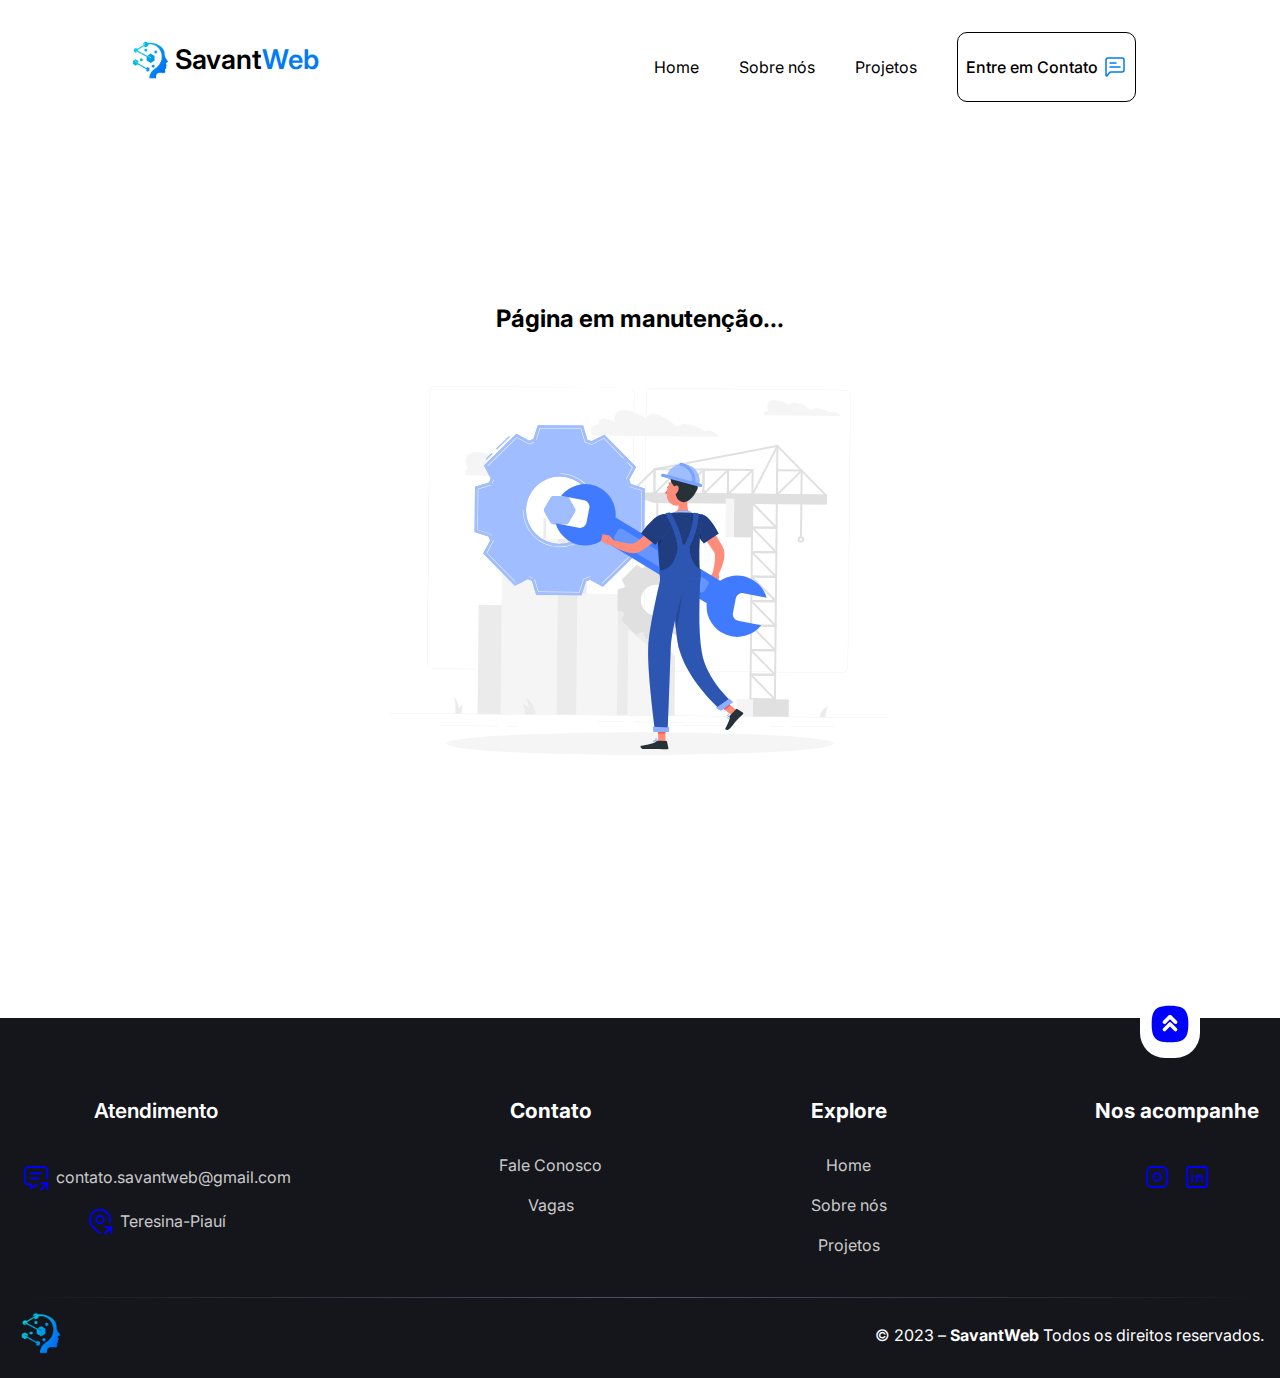
<file: pages/aboutus.html>
<!DOCTYPE html>
<html lang="en">

<head>
  <meta charset="UTF-8" />
  <meta name="viewport" content="width=device-width, initial-scale=1.0" />
  <link rel="shortcut icon" href="./img/savantwebicon.png" type="image/x-icon" />
  <link rel="stylesheet" href="https://cdnjs.cloudflare.com/ajax/libs/font-awesome/6.4.0/css/all.min.css" />
  <link rel="preconnect" href="https://fonts.googleapis.com" />
  <link rel="preconnect" href="https://fonts.gstatic.com" crossorigin />
  <link href="https://fonts.googleapis.com/css2?family=Inter:wght@300;400;500;600&display=swap" rel="stylesheet" />
  <link rel="stylesheet" href="/css/aboutus/about.css" />
  <link rel="stylesheet" href="/css/style.css" />
  <title>Sobre nós</title>
</head>

<body>
  <header id="header-index">
    <div class="logo_savant">
      <img class="img_logosavant" src="/img/SavantWeb.png" alt="" />
      <h1 class="nome_savant">
        Savant<span class="span_savantLogo">Web</span>
      </h1>
    </div>

    <div class="menu">
      <div id="btnMenu" onclick="menubar()" class="menu_button">
        <i class="fa-solid fa-bars"></i>
      </div>

      <div id="containerMenu" class="container_menu">
        <div class="linha_menu"></div>
        <a href="/index.html">Home</a>
        <div class="linha_menu"></div>
        <a href="/pages/aboutus.html">Sobre nós</a>
        <div class="linha_menu"></div>
        <a href="/src/projetos.html">Projetos</a>
        <div class="linha_menu"></div>
        <div class="button_contato_header">
          <?xml version="1.0" encoding="UTF-8"?><svg width="24px" height="24px" stroke-width="1.5" viewBox="0 0 24 24"
            fill="none" xmlns="http://www.w3.org/2000/svg" color="#017bf3">
            <path d="M7 12h10M7 8h6" stroke="#017bf3" stroke-width="1.5" stroke-linecap="round" stroke-linejoin="round">
            </path>
            <path
              d="M3 20.29V5a2 2 0 012-2h14a2 2 0 012 2v10a2 2 0 01-2 2H7.961a2 2 0 00-1.561.75l-2.331 2.914A.6.6 0 013 20.29z"
              stroke="#017bf3" stroke-width="1.5"></path>
          </svg>
          <a href="https://savantweb.netlify.app/index.html#contatoEmail">Entre em Contato</a>
        </div>
      </div>
    </div>
  </header>
  <div class="maintenance">
    <h2>Página em manutenção...</h2>
    <img class="img-maintenance" src="/svg/maintenance.svg" alt="" />
  </div>

  <footer id="footer">
    <div class="main__footer">
      <div id="btnTop" class="button_top">
        <svg xmlns="http://www.w3.org/2000/svg" class="icon icon-tabler icon-tabler-square-rounded-chevrons-up-filled"
          width="44" height="44" viewBox="0 0 24 24" stroke-width="1.5" stroke="#0000FF" fill="none"
          stroke-linecap="round" stroke-linejoin="round">
          <path stroke="none" d="M0 0h24v24H0z" fill="none" />
          <path
            d="M12 2c-.218 0 -.432 .002 -.642 .005l-.616 .017l-.299 .013l-.579 .034l-.553 .046c-4.785 .464 -6.732 2.411 -7.196 7.196l-.046 .553l-.034 .579c-.005 .098 -.01 .198 -.013 .299l-.017 .616l-.004 .318l-.001 .324c0 .218 .002 .432 .005 .642l.017 .616l.013 .299l.034 .579l.046 .553c.464 4.785 2.411 6.732 7.196 7.196l.553 .046l.579 .034c.098 .005 .198 .01 .299 .013l.616 .017l.642 .005l.642 -.005l.616 -.017l.299 -.013l.579 -.034l.553 -.046c4.785 -.464 6.732 -2.411 7.196 -7.196l.046 -.553l.034 -.579c.005 -.098 .01 -.198 .013 -.299l.017 -.616l.005 -.642l-.005 -.642l-.017 -.616l-.013 -.299l-.034 -.579l-.046 -.553c-.464 -4.785 -2.411 -6.732 -7.196 -7.196l-.553 -.046l-.579 -.034a28.058 28.058 0 0 0 -.299 -.013l-.616 -.017l-.318 -.004l-.324 -.001zm-.707 9.293a1 1 0 0 1 1.32 -.083l.094 .083l3 3a1 1 0 0 1 -1.32 1.497l-.094 -.083l-2.293 -2.292l-2.293 2.292a1 1 0 0 1 -1.32 .083l-.094 -.083a1 1 0 0 1 -.083 -1.32l.083 -.094l3 -3zm0 -4a1 1 0 0 1 1.32 -.083l.094 .083l3 3a1 1 0 0 1 -1.32 1.497l-.094 -.083l-2.293 -2.292l-2.293 2.292a1 1 0 0 1 -1.32 .083l-.094 -.083a1 1 0 0 1 -.083 -1.32l.083 -.094l3 -3z"
            fill="currentColor" stroke-width="0" />
        </svg>
      </div>
      <div class="atendimento">
        <h2 class="titulo__atendimento">Atendimento</h2>
        <div class="container__atendimento">
          <div class="email__atendimento">
            <svg xmlns="http://www.w3.org/2000/svg" class="icon icon-tabler icon-tabler-message-share" width="44"
              height="44" viewBox="0 0 24 24" stroke-width="1.5" stroke="#0000FF" fill="none" stroke-linecap="round"
              stroke-linejoin="round">
              <path stroke="none" d="M0 0h24v24H0z" fill="none" />
              <path d="M8 9h8" />
              <path d="M8 13h6" />
              <path d="M13 18l-5 3v-3h-2a3 3 0 0 1 -3 -3v-8a3 3 0 0 1 3 -3h12a3 3 0 0 1 3 3v6" />
              <path d="M16 22l5 -5" />
              <path d="M21 21.5v-4.5h-4.5" />
            </svg>
            <a class="link__email" href="">contato.savantweb@gmail.com</a>
          </div>

          <div class="endereco__atendimento">
            <svg xmlns="http://www.w3.org/2000/svg" class="icon icon-tabler icon-tabler-map-pin-share" width="44"
              height="44" viewBox="0 0 24 24" stroke-width="1.5" stroke="#0000FF" fill="none" stroke-linecap="round"
              stroke-linejoin="round">
              <path stroke="none" d="M0 0h24v24H0z" fill="none" />
              <path d="M9 11a3 3 0 1 0 6 0a3 3 0 0 0 -6 0" />
              <path d="M12.02 21.485a1.996 1.996 0 0 1 -1.433 -.585l-4.244 -4.243a8 8 0 1 1 13.403 -3.651" />
              <path d="M16 22l5 -5" />
              <path d="M21 21.5v-4.5h-4.5" />
            </svg>
            <a class="link__endereco" href="#">Teresina-Piauí</a>
          </div>
        </div>
      </div>

      <div class="fale__conosco">
        <h2 class="titulo__fale__conosco">Contato</h2>
        <div class="texto__fale__conosco">
          <a href="#">Fale Conosco</a>
          <a href="">Vagas</a>
        </div>
      </div>

      <div class="explore">
        <h2 class="titulo__explore">Explore</h2>
        <div class="container__explore">
          <a href="#">Home</a>
          <a href="#">Sobre nós</a>
          <a href="#">Projetos</a>
        </div>
      </div>

      <div class="nos__acompanhe">
        <h2 class="titulo_nosacompanhe">Nos acompanhe</h2>
        <div class="icons__social">
          <a href="#"><svg xmlns="http://www.w3.org/2000/svg" class="icon icon-tabler icon-tabler-brand-instagram"
              width="44" height="44" viewBox="0 0 24 24" stroke-width="1.5" stroke="#0000FF" fill="none"
              stroke-linecap="round" stroke-linejoin="round">
              <path stroke="none" d="M0 0h24v24H0z" fill="none" />
              <path d="M4 4m0 4a4 4 0 0 1 4 -4h8a4 4 0 0 1 4 4v8a4 4 0 0 1 -4 4h-8a4 4 0 0 1 -4 -4z" />
              <path d="M12 12m-3 0a3 3 0 1 0 6 0a3 3 0 1 0 -6 0" />
              <path d="M16.5 7.5l0 .01" />
            </svg></a>
          <a href="#"><svg xmlns="http://www.w3.org/2000/svg" class="icon icon-tabler icon-tabler-brand-linkedin"
              width="44" height="44" viewBox="0 0 24 24" stroke-width="1.5" stroke="#0000FF" fill="none"
              stroke-linecap="round" stroke-linejoin="round">
              <path stroke="none" d="M0 0h24v24H0z" fill="none" />
              <path d="M4 4m0 2a2 2 0 0 1 2 -2h12a2 2 0 0 1 2 2v12a2 2 0 0 1 -2 2h-12a2 2 0 0 1 -2 -2z" />
              <path d="M8 11l0 5" />
              <path d="M8 8l0 .01" />
              <path d="M12 16l0 -5" />
              <path d="M16 16v-3a2 2 0 0 0 -4 0" />
            </svg></a>
        </div>
      </div>
    </div>

    <div class="copyright">
      <div class="linha__footer"></div>
      <div class="texto__copyright">
        <div class="container__img__footer__savant">
          <img class="savant_logo_footer" src="/img/savantwebicon.png" alt="" />
        </div>
        <p>
          © 2023 – <span class="span__savant__footer">SavantWeb</span> Todos
          os direitos reservados.
        </p>
      </div>
    </div>
  </footer>
  <script src="/js/index.js"></script>
</body>

</html>
</file>
<file: css/style.css>
@import url(./header.css);
@import url(./parte1.css);
@import url(./quemsomos.css);
@import url(./propostas.css);
@import url(./produtos-homes.css);
@import url(./comofazemos.css);
@import url(./desenvweb.css);
@import url(./entre-em-contato.css);
@import url(./footer.css);
@import url(./form-contato.css);

* {
  margin: 0;
  padding: 0;
  box-sizing: border-box;
}

html {
  scroll-behavior: smooth;
}

body {
  font-family: var(--fonte--principal);
}

:root {
  --fonte--principal: "Inter", sans-serif;
  --cor--h2--pagina: #017bf3;
  --span: #017bf3;
  --tamanha--h2--padrao: 1.7rem;
}
</file>
<file: css/aboutus/about.css>
.maintenance {
  display: flex;
  flex-direction: column;
  align-items: center;
  justify-content: center;
  min-height: 100vh;
}

.maintenance h1 {
  font-weight: 500;
}
.img-maintenance {
  width: 500px;
}
@media (max-width: 480px) {
  .maintenance {
    padding: 0 2rem;
  }
  .img-maintenance {
    width: 400px;
  }
}
</file>
